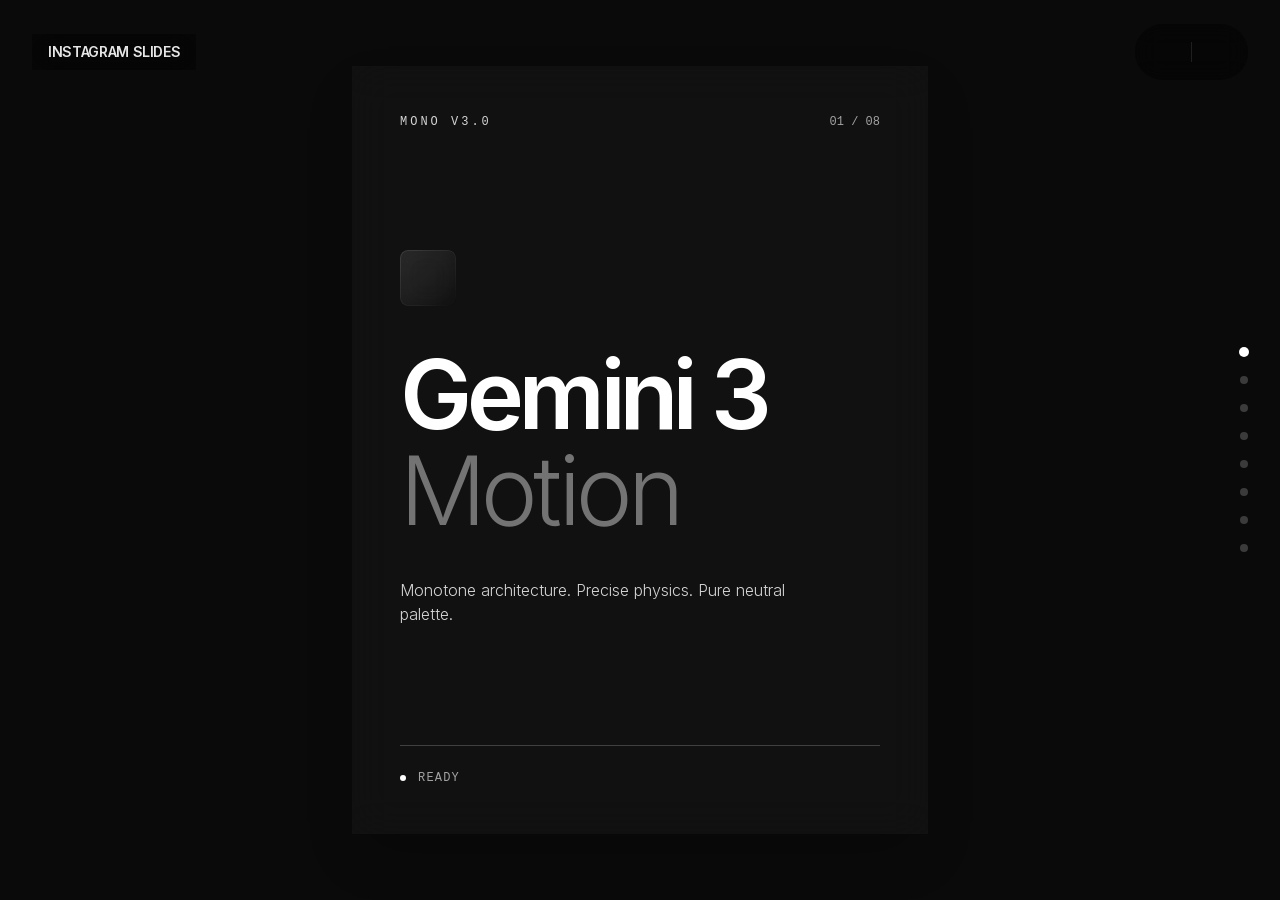
<file: assets/templates/animations-gemini/index.html>
<html lang="en"><head><meta charset="utf-8"/>
<meta content="width=device-width, initial-scale=1.0" name="viewport"/>
<title>Gemini 3 Animation Guide - Monotone V2</title>
<!-- Scripts -->
<script src="assets/resource_3fa48481346f.js"></script>
<script src="assets/iconify-icon_e19829e7f0e8.js"></script>
<link href="assets/css2_d532a689d235.css" rel="stylesheet"/>
<style>
/* Base Setup */
:root {
--bg-deep: #050505;
}
body {
font-family: 'Inter', sans-serif;
background-color: var(--bg-deep);
color: #e5e5e5;
scrollbar-width: none;
-ms-overflow-style: none;
}
body::-webkit-scrollbar {
display: none;
}
html {
scroll-behavior: smooth;
}
/* Animations */
@keyframes animationIn {
0% { opacity: 0; transform: translateY(30px); filter: blur(10px); }
100% { opacity: 1; transform: translateY(0); filter: blur(0px); }
}
@keyframes marquee {
0% { transform: translateX(0); }
100% { transform: translateX(-50%); }
}
.animate-marquee { animation: marquee 40s linear infinite; }
@keyframes shimmer {
from { transform: translateX(-100%) skewX(-15deg); }
to { transform: translateX(200%) skewX(-15deg); }
}
@keyframes textSlide {
0% { transform: translateY(110%); opacity: 0; }
100% { transform: translateY(0); opacity: 1; }
}
.text-clip-anim span {
display: inline-block;
animation: textSlide 0.9s cubic-bezier(0.16, 1, 0.3, 1) forwards;
opacity: 0;
}
/* Flashlight Effect */
.flashlight-card { background: rgba(255, 255, 255, 0.01); }
.flashlight-card::before {
content: "";
position: absolute;
inset: 0px;
background: radial-gradient(
800px circle at var(--mouse-x) var(--mouse-y),
rgba(255, 255, 255, 0.08),
transparent 40%
);
opacity: 0;
transition: opacity 0.5s;
pointer-events: none;
z-index: 2;
}
.flashlight-card:hover::before { opacity: 1; }
/* Utility */
.glass-panel {
background: rgba(23, 23, 23, 0.6);
backdrop-filter: blur(20px);
}
</style>
<link href="assets/css2_86e10c4bcbd4.css" id="all-fonts-link-font-geist" rel="stylesheet"/><style id="all-fonts-style-font-geist">.font-geist { font-family: 'Geist', sans-serif !important; }</style><link href="assets/css2_0fc20595ebff.css" id="all-fonts-link-font-roboto" rel="stylesheet"/><style id="all-fonts-style-font-roboto">.font-roboto { font-family: 'Roboto', sans-serif !important; }</style><link href="assets/css2_23afcbef9bdd.css" id="all-fonts-link-font-montserrat" rel="stylesheet"/><style id="all-fonts-style-font-montserrat">.font-montserrat { font-family: 'Montserrat', sans-serif !important; }</style><link href="assets/css2_82ced711bf49.css" id="all-fonts-link-font-poppins" rel="stylesheet"/><style id="all-fonts-style-font-poppins">.font-poppins { font-family: 'Poppins', sans-serif !important; }</style><link href="assets/css2_fa22aa91016e.css" id="all-fonts-link-font-playfair" rel="stylesheet"/><style id="all-fonts-style-font-playfair">.font-playfair { font-family: 'Playfair Display', serif !important; }</style><link href="assets/css2_2b2d87bc82d8.css" id="all-fonts-link-font-instrument-serif" rel="stylesheet"/><style id="all-fonts-style-font-instrument-serif">.font-instrument-serif { font-family: 'Instrument Serif', serif !important; }</style><link href="assets/css2_4fef849c83da.css" id="all-fonts-link-font-merriweather" rel="stylesheet"/><style id="all-fonts-style-font-merriweather">.font-merriweather { font-family: 'Merriweather', serif !important; }</style><link href="assets/css2_a7b22b336fe1.css" id="all-fonts-link-font-bricolage" rel="stylesheet"/><style id="all-fonts-style-font-bricolage">.font-bricolage { font-family: 'Bricolage Grotesque', sans-serif !important; }</style><link href="assets/css2_0b2072b66163.css" id="all-fonts-link-font-jakarta" rel="stylesheet"/><style id="all-fonts-style-font-jakarta">.font-jakarta { font-family: 'Plus Jakarta Sans', sans-serif !important; }</style><link href="assets/css2_9b8bf743d4a8.css" id="all-fonts-link-font-manrope" rel="stylesheet"/><style id="all-fonts-style-font-manrope">.font-manrope { font-family: 'Manrope', sans-serif !important; }</style><link href="assets/css2_8e191ef32247.css" id="all-fonts-link-font-space-grotesk" rel="stylesheet"/><style id="all-fonts-style-font-space-grotesk">.font-space-grotesk { font-family: 'Space Grotesk', sans-serif !important; }</style><link href="assets/css2_70fd47a02eed.css" id="all-fonts-link-font-work-sans" rel="stylesheet"/><style id="all-fonts-style-font-work-sans">.font-work-sans { font-family: 'Work Sans', sans-serif !important; }</style><link href="assets/css2_b52fc18295f8.css" id="all-fonts-link-font-pt-serif" rel="stylesheet"/><style id="all-fonts-style-font-pt-serif">.font-pt-serif { font-family: 'PT Serif', serif !important; }</style><link href="assets/css2_62759cd015bd.css" id="all-fonts-link-font-geist-mono" rel="stylesheet"/><style id="all-fonts-style-font-geist-mono">.font-geist-mono { font-family: 'Geist Mono', monospace !important; }</style><link href="assets/css2_f495c2faa2a6.css" id="all-fonts-link-font-space-mono" rel="stylesheet"/><style id="all-fonts-style-font-space-mono">.font-space-mono { font-family: 'Space Mono', monospace !important; }</style><link href="assets/css2_6f16cdd6fd9f.css" id="all-fonts-link-font-quicksand" rel="stylesheet"/><style id="all-fonts-style-font-quicksand">.font-quicksand { font-family: 'Quicksand', sans-serif !important; }</style><link href="assets/css2_94cb6f0c406a.css" id="all-fonts-link-font-nunito" rel="stylesheet"/><style id="all-fonts-style-font-nunito">.font-nunito { font-family: 'Nunito', sans-serif !important; }</style><style id="border-gradient-shared-style">
[style*="--border-gradient"]::before {
content: "";
position: absolute;
inset: 0;
padding: 1px;
border-radius: var(--border-radius-before, inherit);
-webkit-mask: linear-gradient(#fff 0 0) content-box,
linear-gradient(#fff 0 0);
-webkit-mask-composite: xor;
mask-composite: exclude;
background: var(--border-gradient);
pointer-events: none;
}</style> <style>
/* 3D Transform utilities */
</style>
<script>
// Configure Tailwind to include our custom 3D transform utilities
tailwind.config = {
theme: {
extend: {
// Add any custom theme extensions here if needed
}
},
plugins: [
function({ addUtilities }) {
const rotateXUtilities = {};
const rotateYUtilities = {};
const rotateZUtilities = {};
const rotateValues = [0, 5, 10, 15, 20, 30, 45, 75];
// Generate rotate-x utilities
rotateValues.forEach((value) => {
rotateXUtilities[`.rotate-x-${value}`] = {
'--tw-rotate-x': `${value}deg`,
transform: `
translate3d(var(--tw-translate-x, 0), var(--tw-translate-y, 0), var(--tw-translate-z, 0))
rotateX(var(--tw-rotate-x, 0))
rotateY(var(--tw-rotate-y, 0))
rotateZ(var(--tw-rotate-z, 0))
skewX(var(--tw-skew-x, 0))
skewY(var(--tw-skew-y, 0))
scaleX(var(--tw-scale-x, 1))
scaleY(var(--tw-scale-y, 1))
`.replace(/\\s+/g, ' ').trim(),
};
if (value !== 0) {
rotateXUtilities[`.-rotate-x-${value}`] = {
'--tw-rotate-x': `-${value}deg`,
transform: `
translate3d(var(--tw-translate-x, 0), var(--tw-translate-y, 0), var(--tw-translate-z, 0))
rotateX(var(--tw-rotate-x, 0))
rotateY(var(--tw-rotate-y, 0))
rotateZ(var(--tw-rotate-z, 0))
skewX(var(--tw-skew-x, 0))
skewY(var(--tw-skew-y, 0))
scaleX(var(--tw-scale-x, 1))
scaleY(var(--tw-scale-y, 1))
`.replace(/\\s+/g, ' ').trim(),
};
}
});
// Generate rotate-y utilities
rotateValues.forEach((value) => {
rotateYUtilities[`.rotate-y-${value}`] = {
'--tw-rotate-y': `${value}deg`,
transform: `
translate3d(var(--tw-translate-x, 0), var(--tw-translate-y, 0), var(--tw-translate-z, 0))
rotateX(var(--tw-rotate-x, 0))
rotateY(var(--tw-rotate-y, 0))
rotateZ(var(--tw-rotate-z, 0))
skewX(var(--tw-skew-x, 0))
skewY(var(--tw-skew-y, 0))
scaleX(var(--tw-scale-x, 1))
scaleY(var(--tw-scale-y, 1))
`.replace(/\\s+/g, ' ').trim(),
};
if (value !== 0) {
rotateYUtilities[`.-rotate-y-${value}`] = {
'--tw-rotate-y': `-${value}deg`,
transform: `
translate3d(var(--tw-translate-x, 0), var(--tw-translate-y, 0), var(--tw-translate-z, 0))
rotateX(var(--tw-rotate-x, 0))
rotateY(var(--tw-rotate-y, 0))
rotateZ(var(--tw-rotate-z, 0))
skewX(var(--tw-skew-x, 0))
skewY(var(--tw-skew-y, 0))
scaleX(var(--tw-scale-x, 1))
scaleY(var(--tw-scale-y, 1))
`.replace(/\\s+/g, ' ').trim(),
};
}
});
// Generate rotate-z utilities
rotateValues.forEach((value) => {
rotateZUtilities[`.rotate-z-${value}`] = {
'--tw-rotate-z': `${value}deg`,
transform: `
translate3d(var(--tw-translate-x, 0), var(--tw-translate-y, 0), var(--tw-translate-z, 0))
rotateX(var(--tw-rotate-x, 0))
rotateY(var(--tw-rotate-y, 0))
rotateZ(var(--tw-rotate-z, 0))
skewX(var(--tw-skew-x, 0))
skewY(var(--tw-skew-y, 0))
scaleX(var(--tw-scale-x, 1))
scaleY(var(--tw-scale-y, 1))
`.replace(/\\s+/g, ' ').trim(),
};
if (value !== 0) {
rotateZUtilities[`.-rotate-z-${value}`] = {
'--tw-rotate-z': `-${value}deg`,
transform: `
translate3d(var(--tw-translate-x, 0), var(--tw-translate-y, 0), var(--tw-translate-z, 0))
rotateX(var(--tw-rotate-x, 0))
rotateY(var(--tw-rotate-y, 0))
rotateZ(var(--tw-rotate-z, 0))
skewX(var(--tw-skew-x, 0))
skewY(var(--tw-skew-y, 0))
scaleX(var(--tw-scale-x, 1))
scaleY(var(--tw-scale-y, 1))
`.replace(/\\s+/g, ' ').trim(),
};
}
});
// Perspective utilities
const perspectiveUtilities = {
".perspective-none": { perspective: "none" },
".perspective-dramatic": { perspective: "100px" },
".perspective-near": { perspective: "300px" },
".perspective-normal": { perspective: "500px" },
".perspective-midrange": { perspective: "800px" },
".perspective-distant": { perspective: "1200px" },
};
// Transform style utilities
const transformStyleUtilities = {
".transform-style-preserve-3d": { "transform-style": "preserve-3d" },
".transform-style-flat": { "transform-style": "flat" },
};
addUtilities({
...rotateXUtilities,
...rotateYUtilities,
...rotateZUtilities,
...perspectiveUtilities,
...transformStyleUtilities,
});
}
]
};
</script></head>
<body class="antialiased selection:bg-white/20 selection:text-white relative bg-neutral-950 overflow-hidden">
<!-- Fixed Header -->
<header class="fixed top-0 left-0 right-0 z-[60] px-4 md:px-8 py-4 md:py-6 flex justify-between items-center pointer-events-none">
<div class="pointer-events-auto">
<h1 class="text-xs md:text-sm font-semibold tracking-tight text-white uppercase opacity-90 backdrop-blur-md px-3 md:px-4 py-2 rounded-none bg-black/40">
                Instagram Slides
            </h1>
</div>
<div class="pointer-events-auto flex items-center gap-2 backdrop-blur-md p-2 rounded-full bg-black/40">
<button class="w-8 h-8 md:w-10 md:h-10 flex items-center justify-center rounded-full hover:bg-white/10 transition-colors text-white/70 hover:text-white" onclick="navigateSlide(-1)">
<iconify-icon class="md:w-6 md:h-6" icon="solar:alt-arrow-up-bold-duotone" width="20"></iconify-icon>
</button>
<div class="w-[1px] h-4 md:h-5 bg-white/10"></div>
<button class="w-8 h-8 md:w-10 md:h-10 flex items-center justify-center rounded-full hover:bg-white/10 transition-colors text-white/70 hover:text-white" onclick="navigateSlide(1)">
<iconify-icon class="md:w-6 md:h-6" icon="solar:alt-arrow-down-bold-duotone" width="20"></iconify-icon>
</button>
</div>
</header>
<!-- Navigation Dots (Hidden on Mobile) -->
<div class="fixed right-8 top-1/2 -translate-y-1/2 z-[60] hidden md:flex flex-col gap-5" id="nav-dots">
<a aria-label="Go to slide 1" class="nav-dot w-2 h-2 rounded-full hover:bg-white transition-all duration-300" href="#section-1"></a>
<a aria-label="Go to slide 2" class="nav-dot w-2 h-2 rounded-full hover:bg-white transition-all duration-300" href="#section-2"></a>
<a aria-label="Go to slide 3" class="nav-dot w-2 h-2 rounded-full hover:bg-white transition-all duration-300" href="#section-3"></a>
<a aria-label="Go to slide 4" class="nav-dot w-2 h-2 rounded-full hover:bg-white transition-all duration-300" href="#section-4"></a>
<a aria-label="Go to slide 5" class="nav-dot w-2 h-2 rounded-full hover:bg-white transition-all duration-300" href="#section-5"></a>
<a aria-label="Go to slide 6" class="nav-dot w-2 h-2 rounded-full hover:bg-white transition-all duration-300" href="#section-6"></a>
<a aria-label="Go to slide 7" class="nav-dot w-2 h-2 rounded-full hover:bg-white transition-all duration-300" href="#section-7"></a>
<a aria-label="Go to slide 8" class="nav-dot w-2 h-2 rounded-full hover:bg-white transition-all duration-300" href="#section-8"></a>
</div>
<!-- Scroll Container -->
<main class="overflow-y-scroll snap-y snap-mandatory scroll-smooth w-full h-screen relative" id="main-scroll">
<!-- Slide 1: Cover -->
<section class="snap-start shrink-0 flex w-full h-screen pt-0 pr-0 pb-0 pl-0 relative items-center justify-center" data-index="0" id="section-1">
<div class="h-full md:h-auto md:aspect-[3/4] glass-panel overflow-hidden flex flex-col group bg-center w-full max-w-none md:max-w-xl bg-cover rounded-none pt-20 md:pt-12 pr-6 md:pr-12 pb-12 pl-6 md:pl-12 relative shadow-2xl justify-between bg-[url(https://hoirqrkdgbmvpwutwuwj.supabase.co/storage/v1/object/public/assets/assets/53970266-f8db-425c-8883-5535f3e41c4d_1600w.webp)]" style="transition: outline 0.1s ease-in-out;">
<div class="flex justify-between items-center opacity-70 animate-on-scroll [animation:animationIn_0.8s_ease-out_0.1s_both] animate">
<span class="text-xs uppercase tracking-[0.25em] font-mono text-neutral-300">Mono V3.0</span>
<span class="text-xs font-mono text-neutral-400">01 / 08</span>
</div>
<div class="relative z-10 space-y-6 md:space-y-10">
<div class="flex animate-on-scroll [animation:animationIn_0.8s_ease-out_0.2s_both] animate bg-gradient-to-br from-white/10 to-white/0 w-12 h-12 md:w-14 md:h-14 rounded-lg mb-4 md:mb-6 backdrop-blur-md items-center justify-center" style="position: relative; --border-gradient: linear-gradient(135deg, rgba(255, 255, 255, 0.1), rgba(255, 255, 255, 0)); --border-radius-before: 8px">
<!-- Solar Icon -->
<iconify-icon class="text-2xl md:text-3xl text-white" icon="solar:stars-minimalistic-bold-duotone"></iconify-icon>
</div>
<h1 class="leading-[0.9] animate-on-scroll [animation:animationIn_0.8s_ease-out_0.3s_both] animate text-6xl md:text-8xl font-semibold text-white tracking-tighter">
          Gemini 3<br/>
<span class="font-light text-neutral-500">Motion</span>
</h1>
<p class="leading-relaxed animate-on-scroll [animation:animationIn_0.8s_ease-out_0.4s_both] animate text-sm md:text-base font-light text-neutral-300 max-w-[90%]">
          Monotone architecture. Precise physics. Pure neutral palette.
        </p>
</div>
<div class="space-y-6 animate-on-scroll [animation:animationIn_0.8s_ease-out_0.6s_both] animate">
<div class="h-[1px] w-full bg-white/20"></div>
<div class="flex justify-between items-end">
<div class="flex items-center gap-3 text-xs text-neutral-400 font-mono uppercase tracking-widest">
<span class="w-1.5 h-1.5 bg-white rounded-full animate-pulse"></span>
            Ready
          </div>
<iconify-icon class="text-2xl text-white animate-bounce" icon="solar:arrow-down-bold-duotone"></iconify-icon>
</div>
</div>
</div>
</section>
<!-- Slide 2: Intro -->
<section class="snap-start shrink-0 flex w-full h-screen pt-0 pr-0 pb-0 pl-0 relative items-center justify-center" data-index="1" id="section-2">
<div class="h-full md:h-auto md:aspect-[3/4] glass-panel overflow-hidden flex flex-col bg-center w-full bg-[url(https://hoirqrkdgbmvpwutwuwj.supabase.co/storage/v1/object/public/assets/assets/d1e715c0-e250-4e7f-a4f5-433e96d81f31_1600w.webp)] max-w-none md:max-w-xl bg-cover rounded-none pt-20 md:pt-12 pr-6 md:pr-12 pb-12 pl-6 md:pl-12 relative">
<span class="text-xs uppercase tracking-[0.25em] font-mono text-neutral-400 mb-6 md:mb-10 block animate-on-scroll [animation:animationIn_0.8s_ease-out_0.1s_both]">02 — Intro</span>
<h2 class="animate-on-scroll [animation:animationIn_0.8s_ease-out_0.2s_both] text-4xl md:text-6xl font-medium text-white tracking-tight mb-4 md:mb-6">
        Enhance with<br/><span class="text-neutral-500">Motion</span></h2>
<p class="text-sm md:text-base text-neutral-400 mb-8 md:mb-12 leading-relaxed max-w-md animate-on-scroll [animation:animationIn_0.8s_ease-out_0.3s_both]">
        Structure: Hero intro, hover interactions, reveal.
      </p>
<div class="flex-1 bg-neutral-900/60 rounded-none p-4 md:p-6 relative overflow-hidden group animate-on-scroll [animation:animationIn_0.8s_ease-out_0.4s_both]">
<div class="bg-center bg-gradient-to-br from-black/10 to-black/0 opacity-100 absolute top-0 right-0 bottom-0 left-0 backdrop-blur-lg">
</div>
<div class="z-10 mt-2 relative space-y-4">
<div class="animate-on-scroll [animation:animationIn_0.8s_ease-out_0.5s_both] bg-gradient-to-br from-white/10 to-white/0 w-2/3 h-8 rounded-none backdrop-blur">
</div>
<div class="animate-on-scroll [animation:animationIn_0.8s_ease-out_0.6s_both] bg-gradient-to-br from-white/10 to-white/0 w-full h-16 md:h-24 rounded-none backdrop-blur">
</div>
<div class="flex gap-3">
<div class="animate-on-scroll [animation:animationIn_0.8s_ease-out_0.7s_both] bg-gradient-to-br from-white/10 to-white/0 w-1/2 h-16 md:h-20 rounded-none backdrop-blur">
</div>
<div class="animate-on-scroll [animation:animationIn_0.8s_ease-out_0.8s_both] bg-gradient-to-br from-white/10 to-white/0 w-1/2 h-16 md:h-20 rounded-none backdrop-blur">
</div>
</div>
</div>
<div class="absolute bottom-6 left-6 right-6 bg-black/80 backdrop-blur-md p-4 rounded-none animate-on-scroll [animation:animationIn_0.8s_ease-out_1s_both]">
<p class="leading-tight text-xs md:text-base text-neutral-300 font-mono">
            "Animate when in view: fade in, slide in, blur in..."
          </p>
</div>
</div>
</div>
</section>
<!-- Slide 3: Buttons -->
<section class="snap-start shrink-0 flex w-full h-screen pt-0 pr-0 pb-0 pl-0 relative items-center justify-center" data-index="2" id="section-3">
<div class="h-full md:h-auto md:aspect-[3/4] glass-panel overflow-hidden flex flex-col bg-center w-full bg-[url(https://hoirqrkdgbmvpwutwuwj.supabase.co/storage/v1/object/public/assets/assets/6ea6d66c-a7a6-4548-9b3f-680a206078c3_1600w.webp)] max-w-none md:max-w-xl bg-cover rounded-none pt-20 md:pt-12 pr-6 md:pr-12 pb-12 pl-6 md:pl-12 relative items-center justify-center">
<div class="absolute top-20 md:top-12 left-6 md:left-12 right-6 md:right-12">
<span class="text-xs uppercase tracking-[0.25em] font-mono text-neutral-400">03 — Buttons</span>
<h2 class="text-4xl md:text-5xl font-medium text-white tracking-tight mt-4">Beam Animation</h2>
</div>
<div class="group animate-on-scroll [animation:animationIn_0.8s_ease-out_0.3s_both] mt-20 md:mt-80 relative scale-110 md:scale-125">
<div class="-inset-2 group-hover:opacity-100 transition duration-500 bg-neutral-600/30 opacity-0 rounded-full absolute blur-xl">
</div>
<!-- Shimmer Beam Animation Layer -->
<div class="absolute -inset-[1px] rounded-full overflow-hidden opacity-0 group-hover:opacity-100 transition duration-500 pointer-events-none">
<div class="absolute top-1/2 left-1/2 -translate-x-1/2 -translate-y-1/2 w-[300%] h-[300%] bg-[conic-gradient(from_0deg,transparent_0_340deg,white_360deg)] animate-[spin_2s_linear_infinite]"></div>
</div>
<button class="group relative z-10 flex items-center justify-center overflow-hidden rounded-full p-[1px] leading-none">
<span class="absolute inset-[-1000%] animate-[spin_2s_linear_infinite] bg-[conic-gradient(from_0deg,transparent_0_340deg,white_360deg)]"></span>
<span class="relative flex h-full w-full items-center rounded-full bg-black pt-4 pr-10 pb-4 pl-10 ring-1 ring-white/10">
<span class="absolute inset-0 overflow-hidden rounded-full">
<span class="absolute top-0 left-0 h-full w-full -skew-x-12 bg-gradient-to-r from-transparent via-white/20 to-transparent opacity-0 group-hover:animate-[shimmer_1.5s_infinite] group-hover:opacity-100"></span>
</span>
<span class="relative z-10 flex items-center">
<span class="text-lg font-medium tracking-wide text-white">Get Access</span>
</span>
<span class="relative z-10 ml-4 flex items-center text-neutral-500 transition duration-200 group-hover:translate-x-1 group-hover:text-white">
<iconify-icon class="text-2xl" icon="solar:arrow-right-bold-duotone"></iconify-icon>
</span>
</span>
</button>
</div>
<div class="mt-20 p-6 border-l-2 border-white/20 rounded-none w-full animate-on-scroll [animation:animationIn_0.8s_ease-out_0.5s_both]">
<p class="leading-relaxed text-sm md:text-base text-neutral-400 font-mono">
<span class="text-white">Prompt:</span> "Add a 1px shimmer beam animation around the pill-shaped button on
          hover."
        </p>
</div>
</div>
</section>
<!-- Slide 4: Typography -->
<section class="h-screen w-full snap-start shrink-0 flex items-center justify-center relative p-0" data-index="3" id="section-4">
<div class="h-full md:h-auto md:aspect-[3/4] glass-panel overflow-hidden flex flex-col bg-neutral-900/50 w-full max-w-none md:max-w-xl rounded-none pt-20 md:pt-12 pr-6 md:pr-12 pb-12 pl-6 md:pl-12 relative justify-center">
<span class="absolute top-20 md:top-12 left-6 md:left-12 text-xs uppercase tracking-[0.25em] font-mono text-neutral-500 animate-on-scroll [animation:animationIn_0.8s_ease-out_0.1s_both]">04 — Typography</span>
<div class="space-y-1">
<div class="flex animate-on-scroll [animation:animationIn_0.8s_ease-out_0.2s_both]">
<h2 class="text-5xl md:text-7xl font-semibold text-white tracking-tighter" style="animation-delay: 0s">Clip-path</h2>
</div>
<div class="flex animate-on-scroll [animation:animationIn_0.8s_ease-out_0.3s_both]">
<h2 class="text-5xl md:text-7xl font-semibold text-neutral-600 tracking-tighter" style="animation-delay: 0.1s">Typography</h2>
</div>
<div class="flex animate-on-scroll [animation:animationIn_0.8s_ease-out_0.4s_both]">
<h2 class="text-5xl md:text-7xl font-semibold text-neutral-800 tracking-tighter" style="animation-delay: 0.2s">Animation</h2>
</div>
</div>
<div class="animate-on-scroll [animation:animationIn_0.8s_ease-out_0.6s_both] text-sm md:text-base font-light text-neutral-500 border-neutral-800 border-l-2 mt-16 pl-6">
        "Add a vertical text clip slide down animation letter by letter"
      </div>
</div>
</section>
<!-- Slide 5: Logos -->
<section class="snap-start shrink-0 flex w-full h-screen pt-0 pr-0 pb-0 pl-0 relative items-center justify-center" data-index="4" id="section-5">
<div class="h-full md:h-auto md:aspect-[3/4] glass-panel overflow-hidden flex flex-col w-full max-w-none md:max-w-xl rounded-none p-0 relative justify-center bg-neutral-900/40">
<div class="p-6 md:p-12 pb-0">
<span class="text-xs uppercase tracking-[0.25em] font-mono text-neutral-500 animate-on-scroll [animation:animationIn_0.8s_ease-out_0.1s_both]">05 — Social Proof</span>
<h2 class="text-4xl md:text-5xl font-medium tracking-tight mt-4 mb-8 md:mb-16 text-white animate-on-scroll [animation:animationIn_0.8s_ease-out_0.2s_both]">
          Infinite Loop</h2>
</div>
<div class="relative w-full py-12 md:py-16 border-y border-white/5 bg-black/40 animate-on-scroll [animation:animationIn_0.8s_ease-out_0.4s_both]">
<div class="absolute left-0 top-0 bottom-0 w-12 md:w-24 z-10 bg-gradient-to-r from-[#0d0d0d] to-transparent"></div>
<div class="absolute right-0 top-0 bottom-0 w-12 md:w-24 z-10 bg-gradient-to-l from-[#0d0d0d] to-transparent"></div>
<div class="flex overflow-hidden w-full">
<div class="flex animate-marquee whitespace-nowrap gap-8 md:gap-16 items-center">
<!-- Brand icons -->
<iconify-icon class="text-2xl md:text-3xl text-neutral-400" icon="simple-icons:nvidia"></iconify-icon>
<iconify-icon class="text-2xl md:text-3xl text-neutral-400" icon="simple-icons:linear"></iconify-icon>
<iconify-icon class="text-2xl md:text-3xl text-neutral-400" icon="simple-icons:vercel"></iconify-icon>
<iconify-icon class="text-2xl md:text-3xl text-neutral-400" icon="simple-icons:apple"></iconify-icon>
<iconify-icon class="text-4xl md:text-5xl text-neutral-400" icon="simple-icons:stripe"></iconify-icon>
<iconify-icon class="text-4xl md:text-5xl text-neutral-400" icon="simple-icons:spacex"></iconify-icon>
<iconify-icon class="text-2xl md:text-3xl text-neutral-400" icon="simple-icons:nvidia"></iconify-icon>
<iconify-icon class="text-2xl md:text-3xl text-neutral-400" icon="simple-icons:linear"></iconify-icon>
<iconify-icon class="text-2xl md:text-3xl text-neutral-400" icon="simple-icons:vercel"></iconify-icon>
<iconify-icon class="text-2xl md:text-3xl text-neutral-400" icon="simple-icons:apple"></iconify-icon>
<iconify-icon class="text-4xl md:text-5xl text-neutral-400" icon="simple-icons:stripe"></iconify-icon>
<iconify-icon class="text-4xl md:text-5xl text-neutral-400" icon="simple-icons:spacex"></iconify-icon>
</div>
</div>
</div>
<div class="pt-8 pr-6 md:pr-12 pb-12 pl-6 md:pl-12">
<p class="animate-on-scroll [animation:animationIn_0.8s_ease-out_0.6s_both] text-sm md:text-base text-neutral-400 font-mono">
          "Add a marquis infinite loop slow animation using alpha mask"
        </p>
</div>
</div>
</section>
<!-- Slide 6: Switching -->
<section class="h-screen w-full snap-start shrink-0 flex items-center justify-center relative p-0" data-index="5" id="section-6">
<div class="h-full md:h-auto md:aspect-[3/4] glass-panel overflow-hidden flex flex-col bg-center w-full bg-[url(https://hoirqrkdgbmvpwutwuwj.supabase.co/storage/v1/object/public/assets/assets/47ccf769-0cb4-4a95-804e-cc919fd6d449_1600w.webp)] max-w-none md:max-w-xl bg-cover rounded-none pt-20 md:pt-12 pr-6 md:pr-12 pb-12 pl-6 md:pl-12 relative items-center justify-center">
<span class="absolute top-20 md:top-12 left-6 md:left-12 text-xs uppercase tracking-[0.25em] font-mono text-neutral-500 animate-on-scroll [animation:animationIn_0.8s_ease-out_0.1s_both]">06 — Switching</span>
<div class="flex animate-on-scroll [animation:animationIn_0.8s_ease-out_0.3s_both] w-full h-80 relative perspective-1000 items-center justify-center">
<div class="absolute w-[80%] h-[80%] bg-neutral-800/80 backdrop-blur rounded-none -translate-y-6 scale-95 opacity-40">
</div>
<div class="flex flex-col transition-all duration-500 hover:scale-[1.02] z-10 bg-stone-950 w-[85%] h-[85%] ring-white/10 ring-1 rounded-none pt-8 pr-8 pb-8 pl-8 absolute shadow-2xl">
<div class="flex bg-gradient-to-br from-white/10 to-white/0 w-12 h-12 rounded-none mb-6 items-center justify-center">
<iconify-icon class="text-2xl text-white" icon="solar:database-bold-duotone"></iconify-icon>
</div>
<div class="bg-gradient-to-br from-white/10 to-white/0 w-16 h-3 rounded-sm mb-6"></div>
<div class="bg-gradient-to-br from-white/10 to-white/0 w-full h-3 rounded-sm mb-3"></div>
<div class="bg-gradient-to-br from-white/10 to-white/0 w-2/3 h-3 rounded-sm"></div>
</div>
<div class="absolute -bottom-12 flex gap-6">
<button class="flex hover:bg-white hover:text-black transition-colors text-neutral-400 bg-neutral-900 w-12 h-12 rounded-full items-center justify-center" style="position: relative; --border-gradient: linear-gradient(135deg, rgba(255, 255, 255, 0.1), rgba(255, 255, 255, 0)); --border-radius-before: 9999px">
<iconify-icon class="text-xl" icon="solar:arrow-left-bold-duotone"></iconify-icon>
</button>
<button class="flex hover:bg-white hover:text-black transition-colors text-neutral-400 bg-neutral-900 w-12 h-12 rounded-full items-center justify-center" style="position: relative; --border-gradient: linear-gradient(135deg, rgba(255, 255, 255, 0.1), rgba(255, 255, 255, 0)); --border-radius-before: 9999px">
<iconify-icon class="text-xl" icon="solar:arrow-right-bold-duotone"></iconify-icon>
</button>
</div>
</div>
<div class="mt-24 pt-8 pr-6 md:pr-12 pb-12 pl-6 md:pl-12">
<p class="animate-on-scroll [animation:animationIn_0.8s_ease-out_0.6s_both] text-sm md:text-base text-neutral-400 font-mono">"Animate the cards to rotate between 3 cards in a loop. Add prev/next arrows to switch between cards."</p>
</div></div>
</section>
<!-- Slide 7: Interaction -->
<section class="h-screen w-full snap-start shrink-0 flex items-center justify-center relative p-0" data-index="6" id="section-7">
<div class="h-full md:h-auto md:aspect-[3/4] glass-panel overflow-hidden flex flex-col bg-center w-full bg-[url(https://hoirqrkdgbmvpwutwuwj.supabase.co/storage/v1/object/public/assets/assets/7b8e6a1f-44f9-49ef-a26c-bf0d87724acf_1600w.webp)] max-w-none md:max-w-xl bg-cover rounded-none pt-20 md:pt-12 pr-6 md:pr-12 pb-12 pl-6 md:pl-12 relative justify-center">
<span class="absolute top-20 md:top-12 left-6 md:left-12 text-xs uppercase tracking-[0.25em] font-mono text-neutral-500 animate-on-scroll [animation:animationIn_0.8s_ease-out_0.1s_both]">07 — Interaction</span>
<h2 class="text-4xl md:text-5xl font-medium tracking-tight mb-8 md:mb-12 text-white animate-on-scroll [animation:animationIn_0.8s_ease-out_0.2s_both]">
        Flashlight Reveal</h2>
<div class="grid grid-cols-2 gap-x-4 md:gap-x-6 gap-y-4 md:gap-y-6">
<div class="flashlight-card relative aspect-square border-0 bg-neutral-900/60 ring-1 ring-white/5 rounded-none p-4 md:p-6 flex flex-col justify-end group overflow-hidden animate-on-scroll [animation:animationIn_0.8s_ease-out_0.4s_both]" onmousemove="const rect = this.getBoundingClientRect(); this.style.setProperty('--mouse-x', `${event.clientX - rect.left}px`); this.style.setProperty('--mouse-y', `${event.clientY - rect.top}px`);">
<iconify-icon class="text-3xl md:text-5xl text-neutral-500 mb-2 md:mb-4 group-hover:text-white transition-colors duration-500" icon="solar:layers-minimalistic-bold-duotone"></iconify-icon>
<div class="text-xs md:text-sm text-neutral-400 font-medium tracking-wide">Hover Me</div>
</div>
<div class="flashlight-card aspect-square flex flex-col group overflow-hidden animate-on-scroll [animation:animationIn_0.8s_ease-out_0.6s_both] bg-neutral-900/60 border-0 ring-white/5 ring-1 rounded-none p-4 md:p-6 relative backdrop-blur justify-end" onmousemove="const rect = this.getBoundingClientRect(); this.style.setProperty('--mouse-x', `${event.clientX - rect.left}px`); this.style.setProperty('--mouse-y', `${event.clientY - rect.top}px`);" style="--mouse-x: 106.5px; --mouse-y: 219px;">
<iconify-icon class="text-3xl md:text-5xl text-neutral-500 mb-2 md:mb-4 group-hover:text-white transition-colors duration-500" icon="solar:cpu-bold-duotone"></iconify-icon>
<div class="text-xs md:text-sm text-neutral-400 font-medium tracking-wide">Trace Border</div>
</div>
</div>
<div class="mt-8 md:mt-10 text-xs text-neutral-500 font-mono animate-on-scroll [animation:animationIn_0.8s_ease-out_0.8s_both]">
        "Add a subtle flashlight effect on hover/mouse position to background."
      </div>
</div>
</section>
<!-- Slide 8: End -->
<section class="h-screen w-full snap-start shrink-0 flex items-center justify-center relative p-0" data-index="7" id="section-8">
<div class="h-full md:h-auto md:aspect-[3/4] glass-panel overflow-hidden flex flex-col bg-center w-full bg-[url(https://hoirqrkdgbmvpwutwuwj.supabase.co/storage/v1/object/public/assets/assets/67df17f7-9681-4bd3-927b-ac569042a884_1600w.webp)] max-w-none md:max-w-xl bg-cover rounded-none pt-0 pr-0 pb-0 pl-0 relative justify-between">
<div class="p-6 md:p-12 pt-20 md:pt-12">
<span class="text-xs uppercase tracking-[0.25em] font-mono text-neutral-500 animate-on-scroll [animation:animationIn_0.8s_ease-out_0.1s_both]">08 — End</span>
<h1 class="animate-on-scroll [animation:animationIn_0.8s_ease-out_0.2s_both] text-5xl md:text-7xl font-medium text-white tracking-tighter mt-6 mb-4">
          Build Better<br/>Interfaces.</h1>
</div>
<div class="overflow-hidden mask-image-gradient animate-on-scroll [animation:animationIn_0.8s_ease-out_0.4s_both] h-48 md:h-56 z-10 relative" style="mask-image: linear-gradient(180deg, transparent, black 20%, black 95%, transparent); -webkit-mask-image: linear-gradient(180deg, transparent, black 20%, black 95%, transparent);">
<div class="space-y-4 p-6 md:p-8 opacity-60 grayscale hover:grayscale-0 transition-all duration-700">
<div class="bg-gradient-to-br from-black/0 via-black/10 to-black/0 ring-white/5 ring-1 rounded-none px-4 py-4 md:px-6 md:py-6 backdrop-blur-sm">
<p class="text-sm md:text-base text-neutral-300">"The beam effect is subtle but changes everything."</p>
</div>
<div class="bg-gradient-to-br from-black/0 via-black/10 to-black/0 ring-white/5 ring-1 rounded-none ml-4 md:ml-8 px-4 py-4 md:px-6 md:py-6 backdrop-blur-sm">
<p class="text-sm md:text-base text-neutral-300">"Gemini 3 understands motion physics."</p>
</div>
<div class="bg-gradient-to-br from-black/0 via-black/10 to-black/0 rounded-none ring-white/5 ring-1 px-4 py-4 md:px-6 md:py-6 backdrop-blur-sm">
<p class="text-xs md:text-sm text-neutral-300">"Cleanest implementation of glassmorphism."</p>
</div>
</div>
</div>
<div class="animate-on-scroll [animation:animationIn_0.8s_ease-out_0.6s_both] bg-gradient-to-t from-black/90 to-transparent p-6 md:p-12 pb-12">
<button class="w-full group relative flex items-center justify-center gap-3 bg-white text-black py-4 md:py-5 rounded-none overflow-hidden hover:bg-neutral-200 transition-colors">
<span class="text-xs md:text-sm font-bold uppercase tracking-widest z-10">Follow @mengto</span>
<iconify-icon class="text-xl md:text-2xl z-10 group-hover:translate-x-1 group-hover:-translate-y-1 transition-transform" icon="solar:arrow-right-up-bold-duotone"></iconify-icon>
</button>
</div>
</div>
</section>
</main>
<script>
        // Existing Animation Observer
        (function () {
            const style = document.createElement("style");
            style.textContent = `
            .animate-on-scroll { animation-play-state: paused !important; }
            .animate-on-scroll.animate { animation-play-state: running !important; }
            `;
            document.head.appendChild(style);

            const once = true;

            if (!window.__inViewIO) {
            window.__inViewIO = new IntersectionObserver((entries) => {
                entries.forEach((entry) => {
                if (entry.isIntersecting) {
                    entry.target.classList.add("animate");
                    if (once) window.__inViewIO.unobserve(entry.target);
                }
                });
            }, { threshold: 0.2 });
            }

            window.initInViewAnimations = function (selector = ".animate-on-scroll") {
            document.querySelectorAll(selector).forEach((el) => {
                window.__inViewIO.observe(el);
            });
            };

            document.addEventListener("DOMContentLoaded", () => initInViewAnimations());
        })();

        // Navigation Logic
        const sections = document.querySelectorAll('section');
        const dots = document.querySelectorAll('.nav-dot');
        const scroller = document.getElementById('main-scroll');
        let currentSectionIndex = 0;

        // Update Active Dot based on scroll
        const navObserver = new IntersectionObserver((entries) => {
            entries.forEach(entry => {
                if (entry.isIntersecting) {
                    const index = parseInt(entry.target.getAttribute('data-index'));
                    currentSectionIndex = index;
                    
                    // Update dots
                    dots.forEach(d => {
                        d.classList.remove('bg-white', 'scale-125');
                        d.classList.add('bg-white/20');
                    });
                    
                    // Highlight current dot
                    if(dots[index]) {
                        dots[index].classList.remove('bg-white/20');
                        dots[index].classList.add('bg-white', 'scale-125');
                    }
                }
            });
        }, { threshold: 0.5 });

        sections.forEach(section => navObserver.observe(section));

        // Arrow Navigation
        window.navigateSlide = function(direction) {
            let nextIndex = currentSectionIndex + direction;
            
            // Clamp
            if (nextIndex < 0) nextIndex = 0;
            if (nextIndex >= sections.length) nextIndex = sections.length - 1;
            
            // Scroll
            const target = sections[nextIndex];
            if(target) {
                target.scrollIntoView({ behavior: 'smooth' });
            }
        }
    </script>
<script data-img-fallback-handler="">!function(){var f=["https://hoirqrkdgbmvpwutwuwj.supabase.co/storage/v1/object/public/assets/assets/917d6f93-fb36-439a-8c48-884b67b35381_1600w.jpg","https://hoirqrkdgbmvpwutwuwj.supabase.co/storage/v1/object/public/assets/assets/4734259a-bad7-422f-981e-ce01e79184f2_1600w.jpg","https://hoirqrkdgbmvpwutwuwj.supabase.co/storage/v1/object/public/assets/assets/c543a9e1-f226-4ced-80b0-feb8445a75b9_1600w.jpg","https://hoirqrkdgbmvpwutwuwj.supabase.co/storage/v1/object/public/assets/assets/5bab247f-35d9-400d-a82b-fd87cfe913d2_1600w.webp","https://hoirqrkdgbmvpwutwuwj.supabase.co/storage/v1/object/public/assets/assets/30104e3c-5eea-4b93-93e9-5313698a7156_1600w.webp"],h=new Set;function g(s){for(var x=0,i=0;i<s.length;i++)x=(x<<5)-x+s.charCodeAt(i)|0;return f[Math.abs(x)%f.length]}function r(t){var s=t.src;if(s&&!h.has(s)){h.add(s);t.src=g(s)}}window.addEventListener("error",function(e){var t=e.target;if(t&&t.tagName==="IMG")r(t)},!0);function c(){document.querySelectorAll("img").forEach(function(i){if(i.complete&&!i.naturalWidth&&i.src)r(i)})}if(document.readyState==="loading")document.addEventListener("DOMContentLoaded",c);else c()}()</script></body></html>
</file>
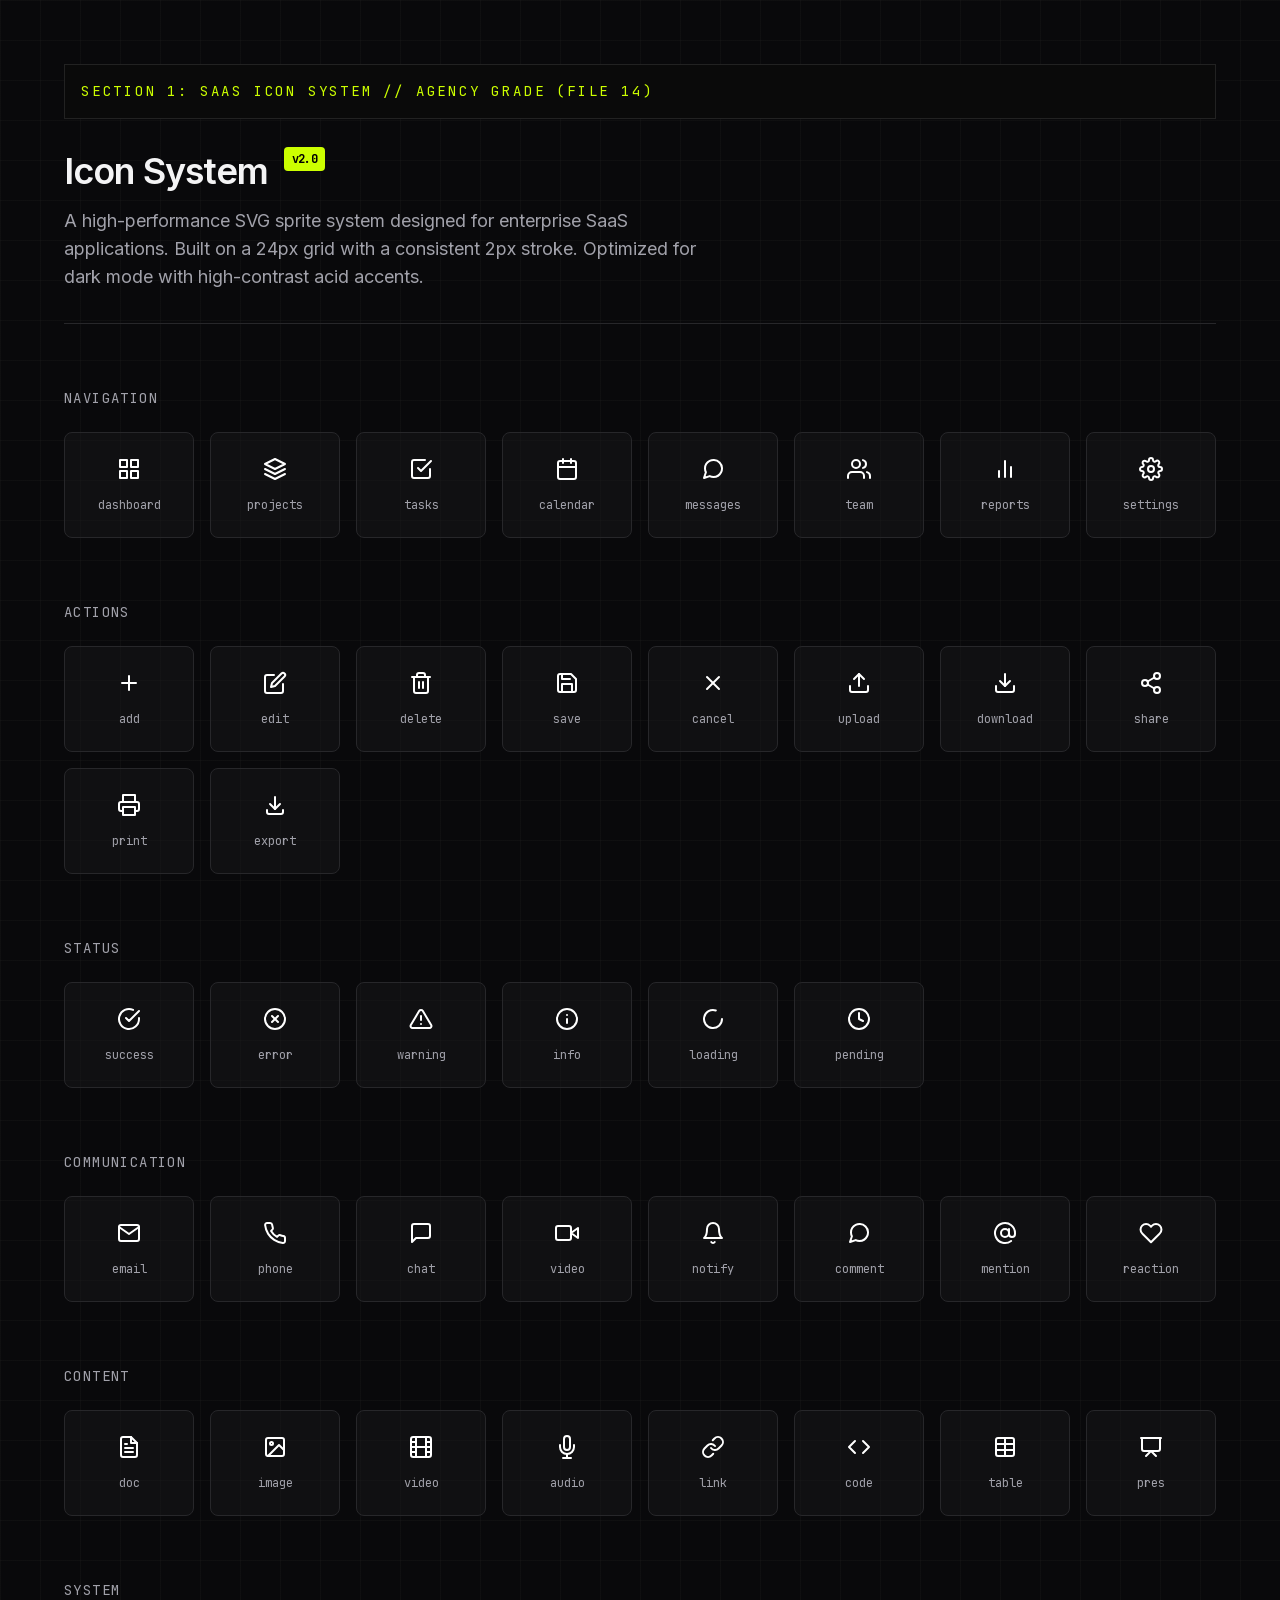
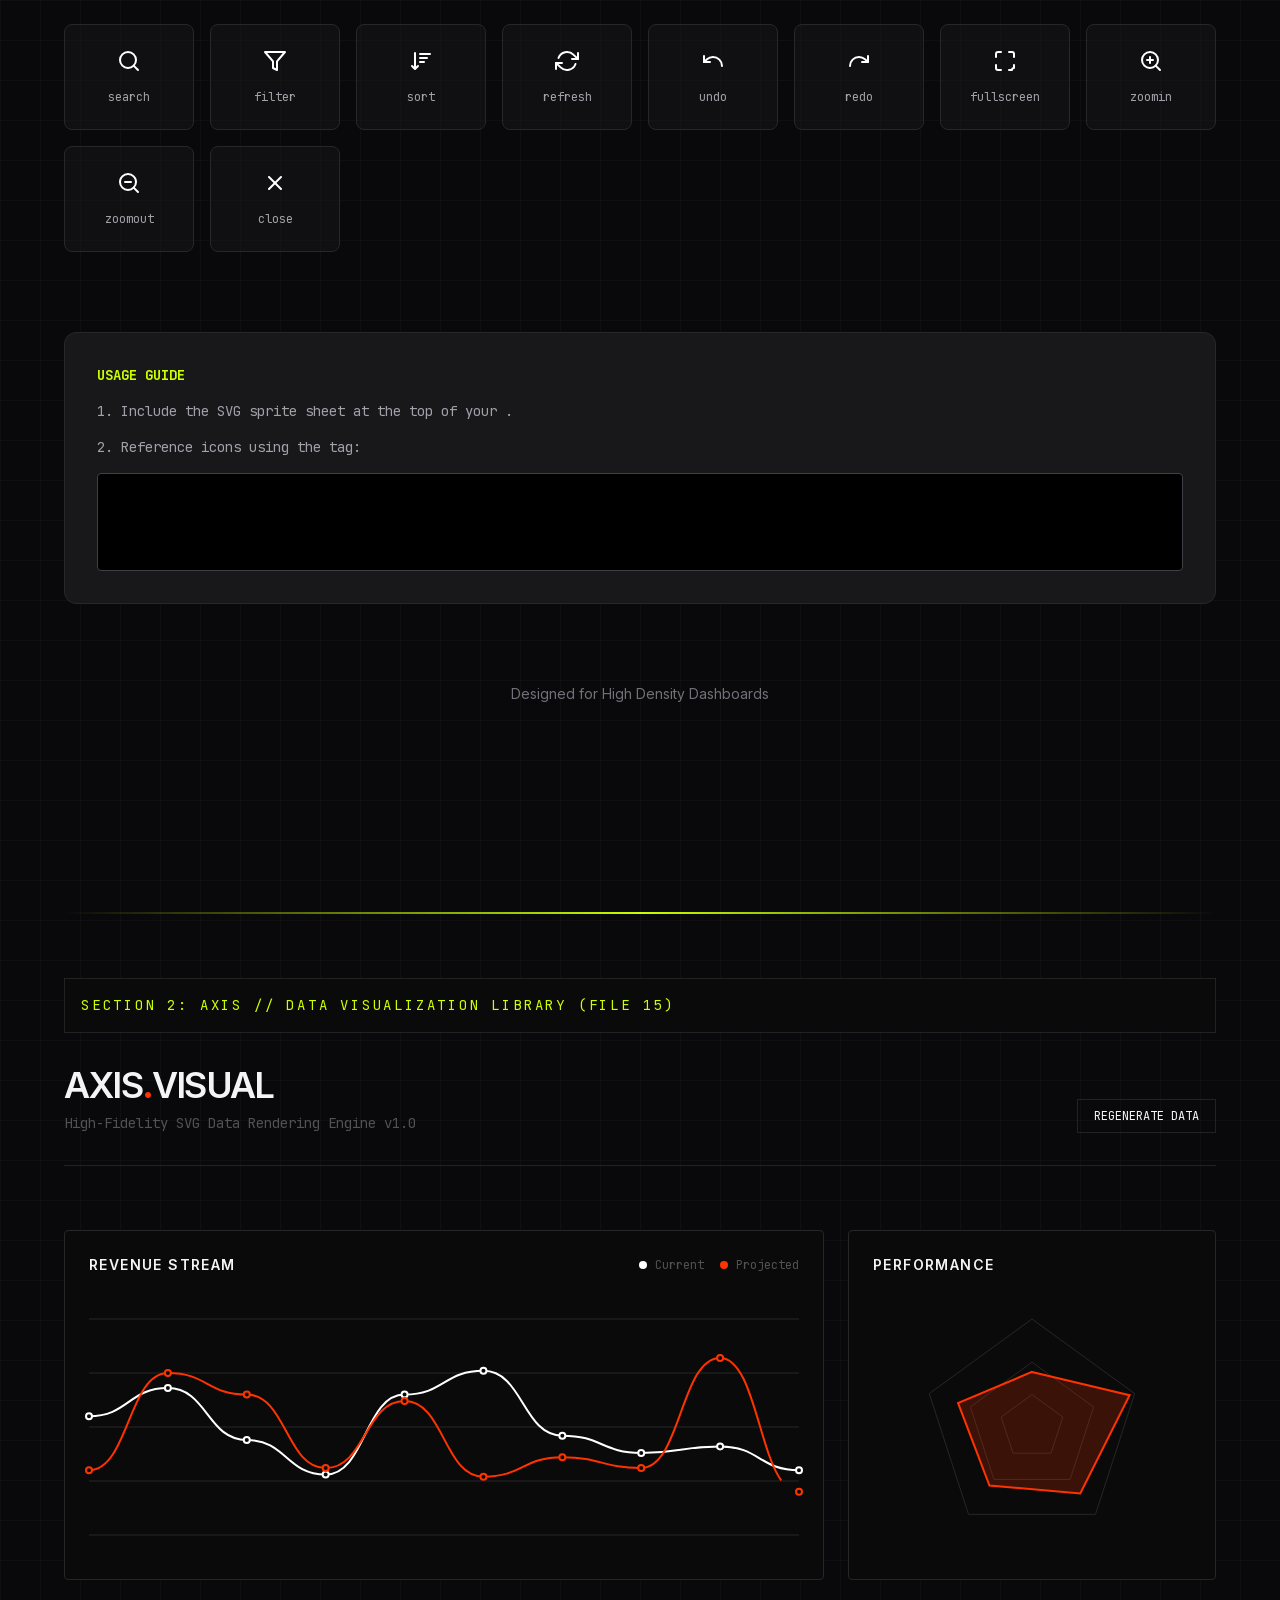
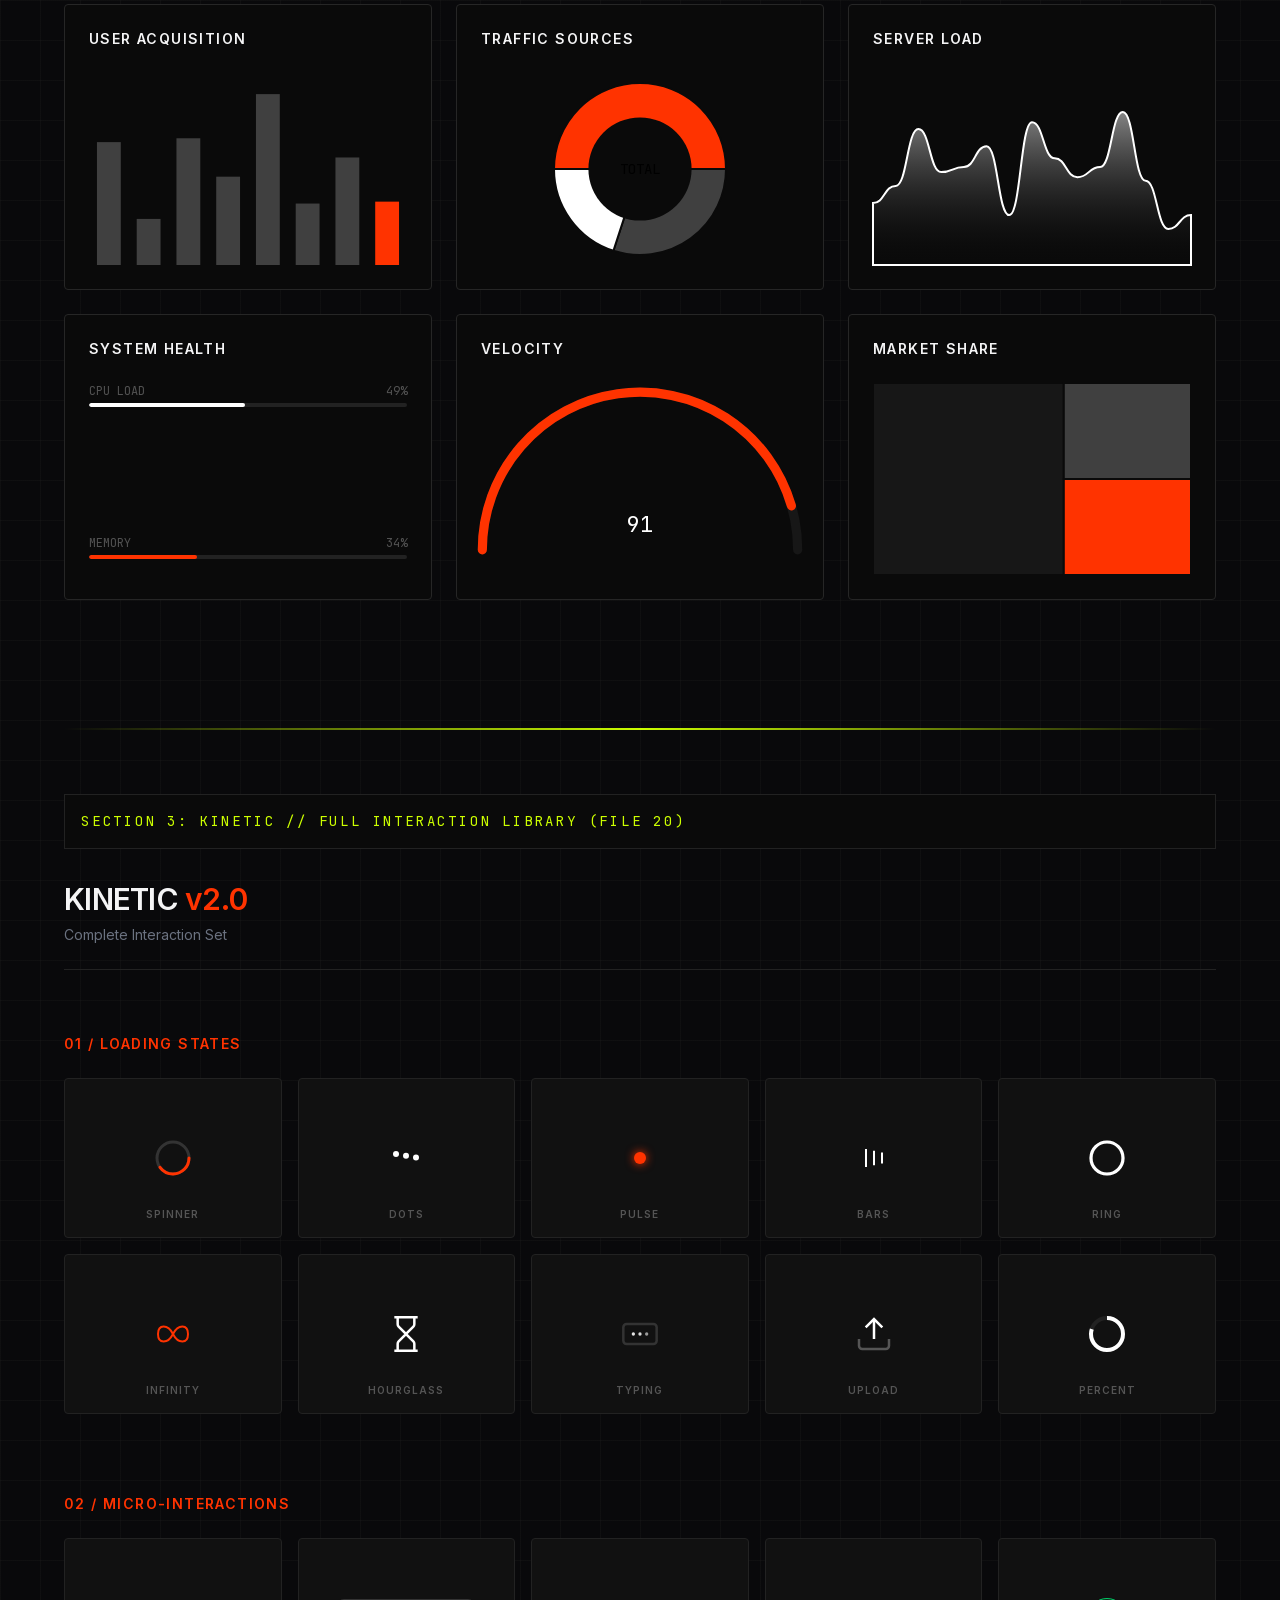
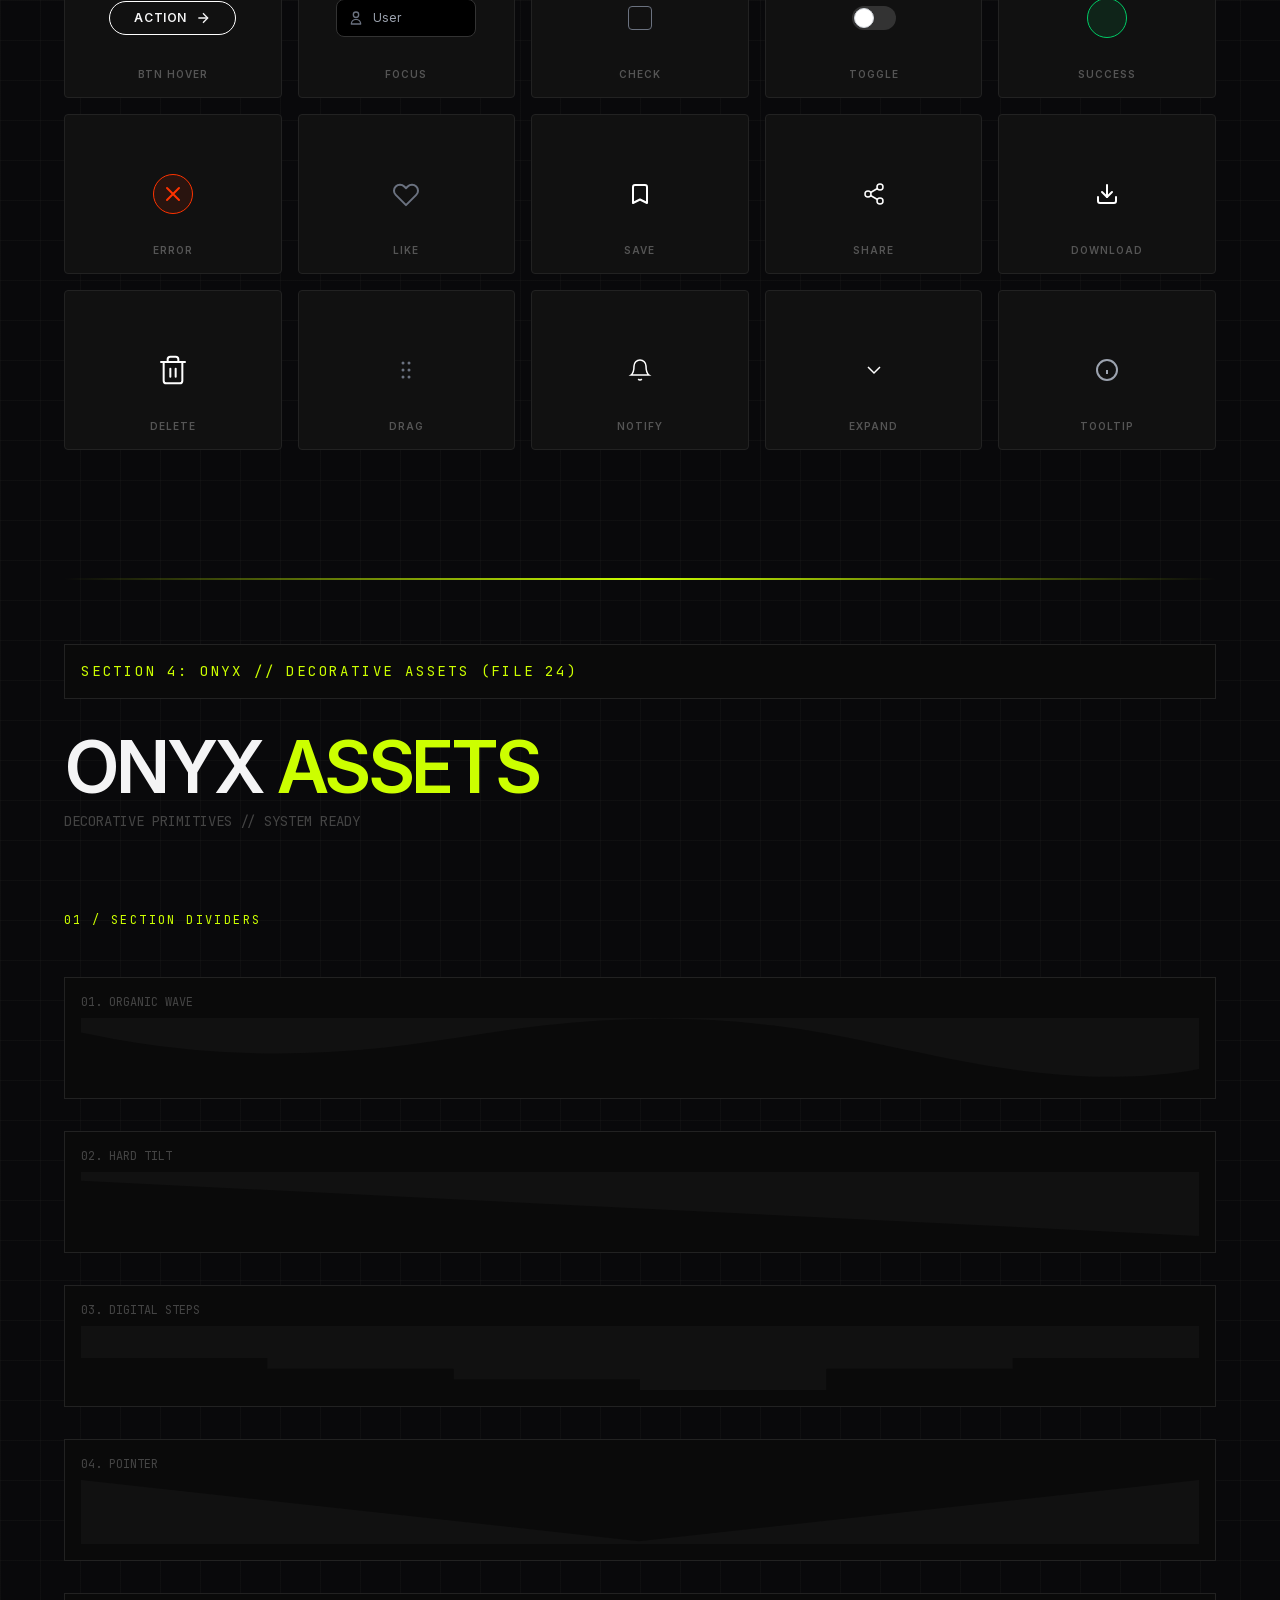
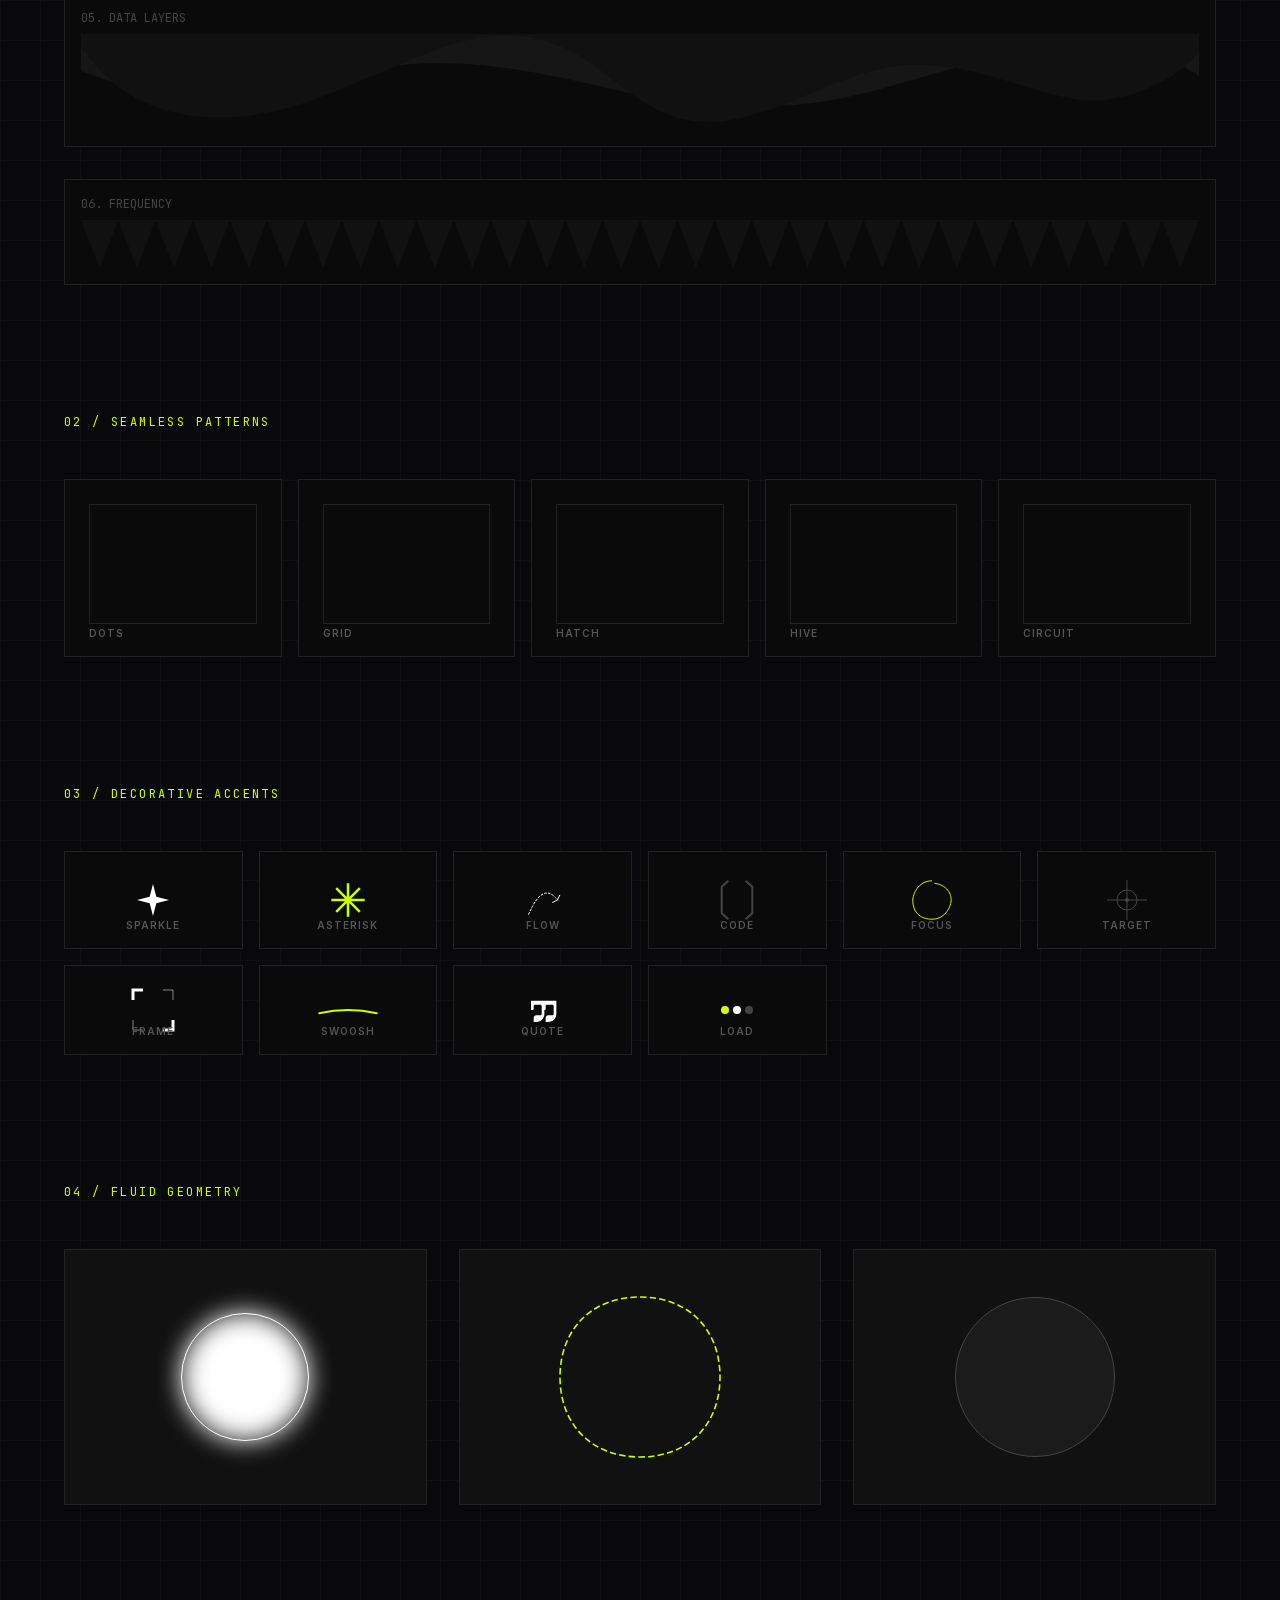
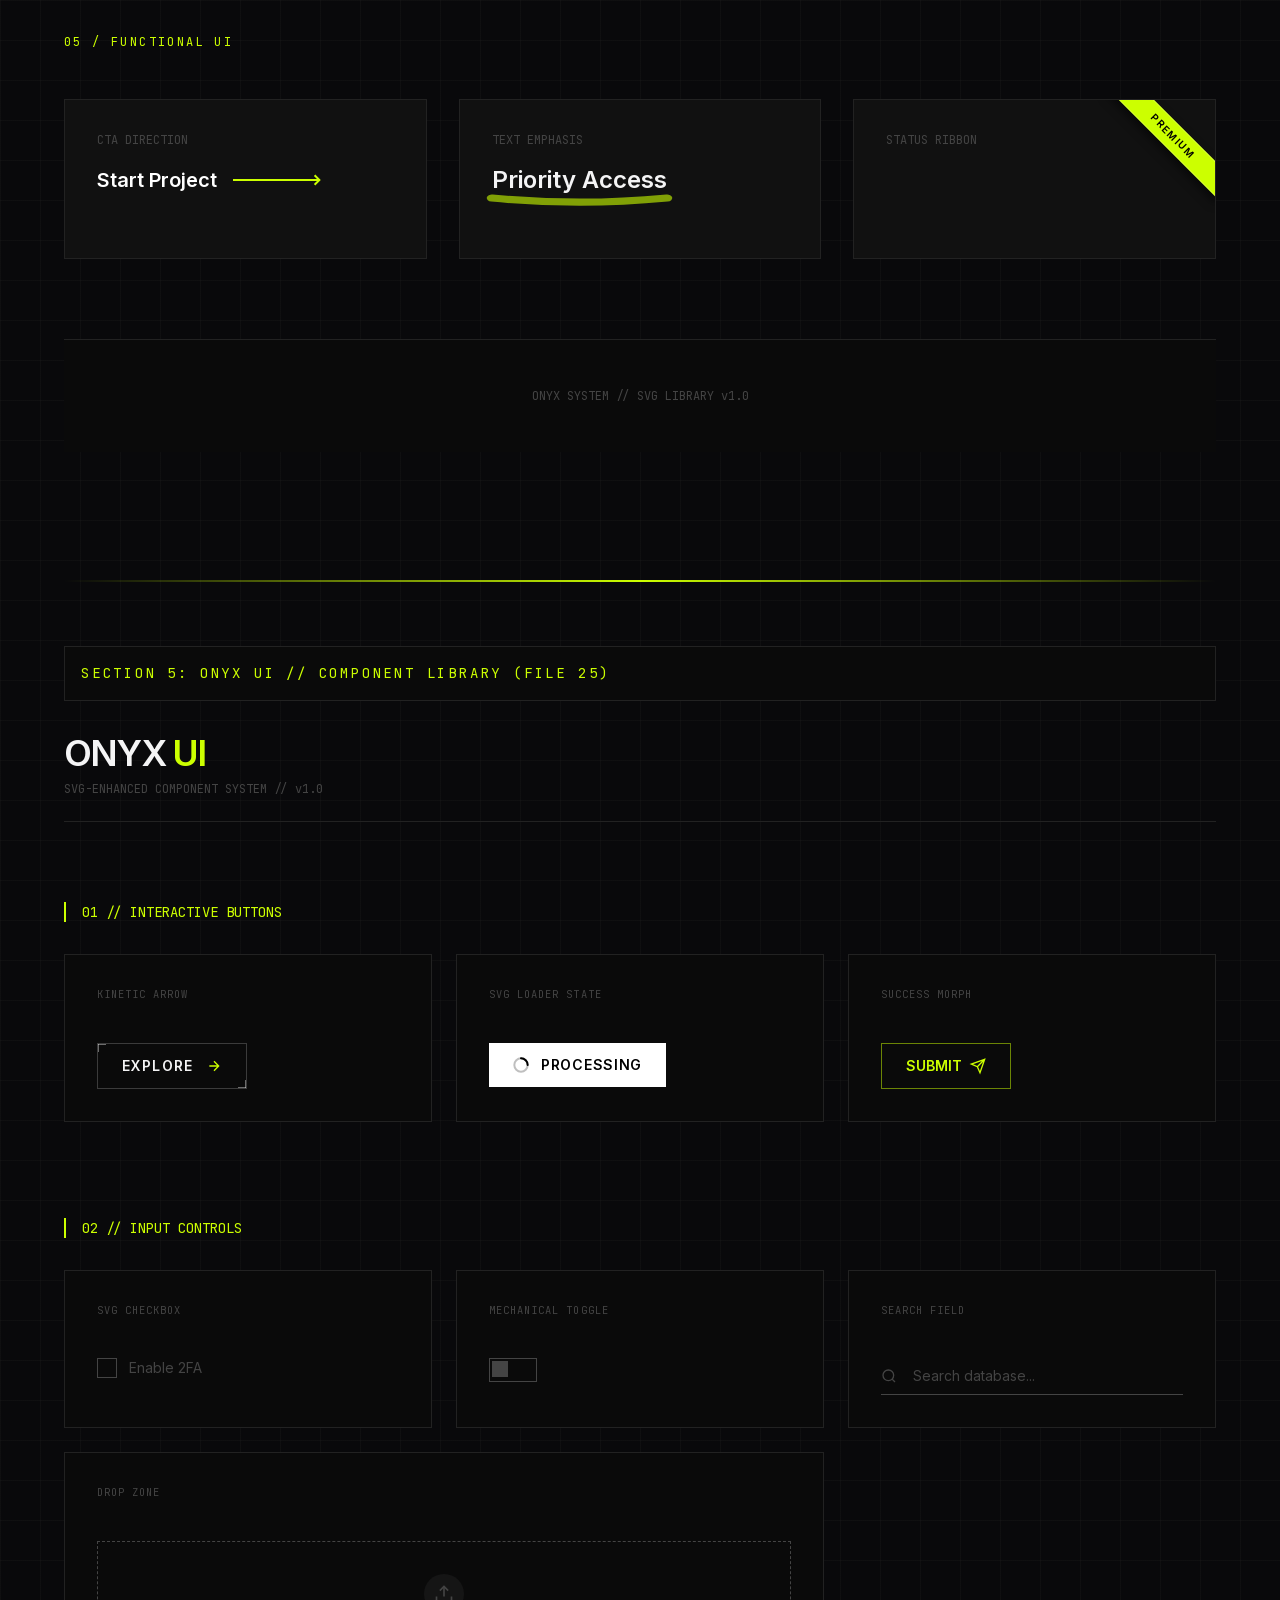
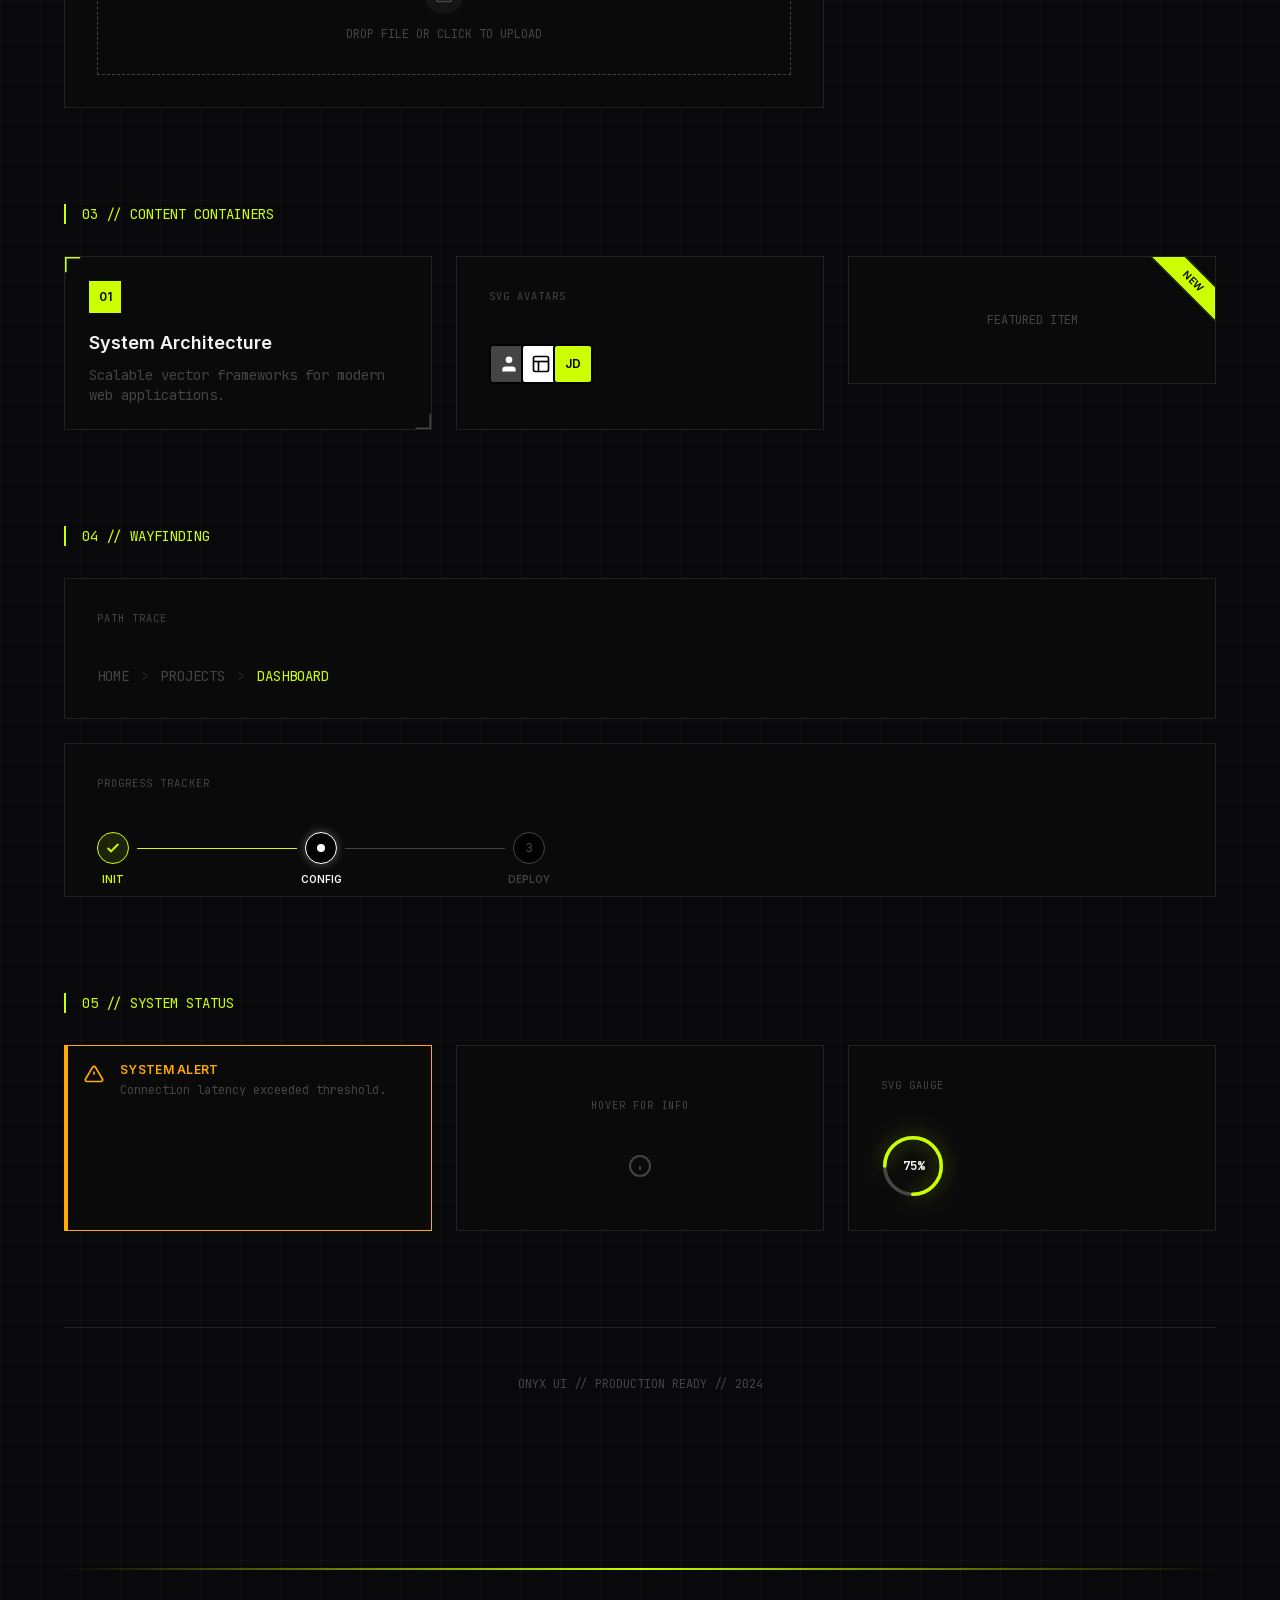
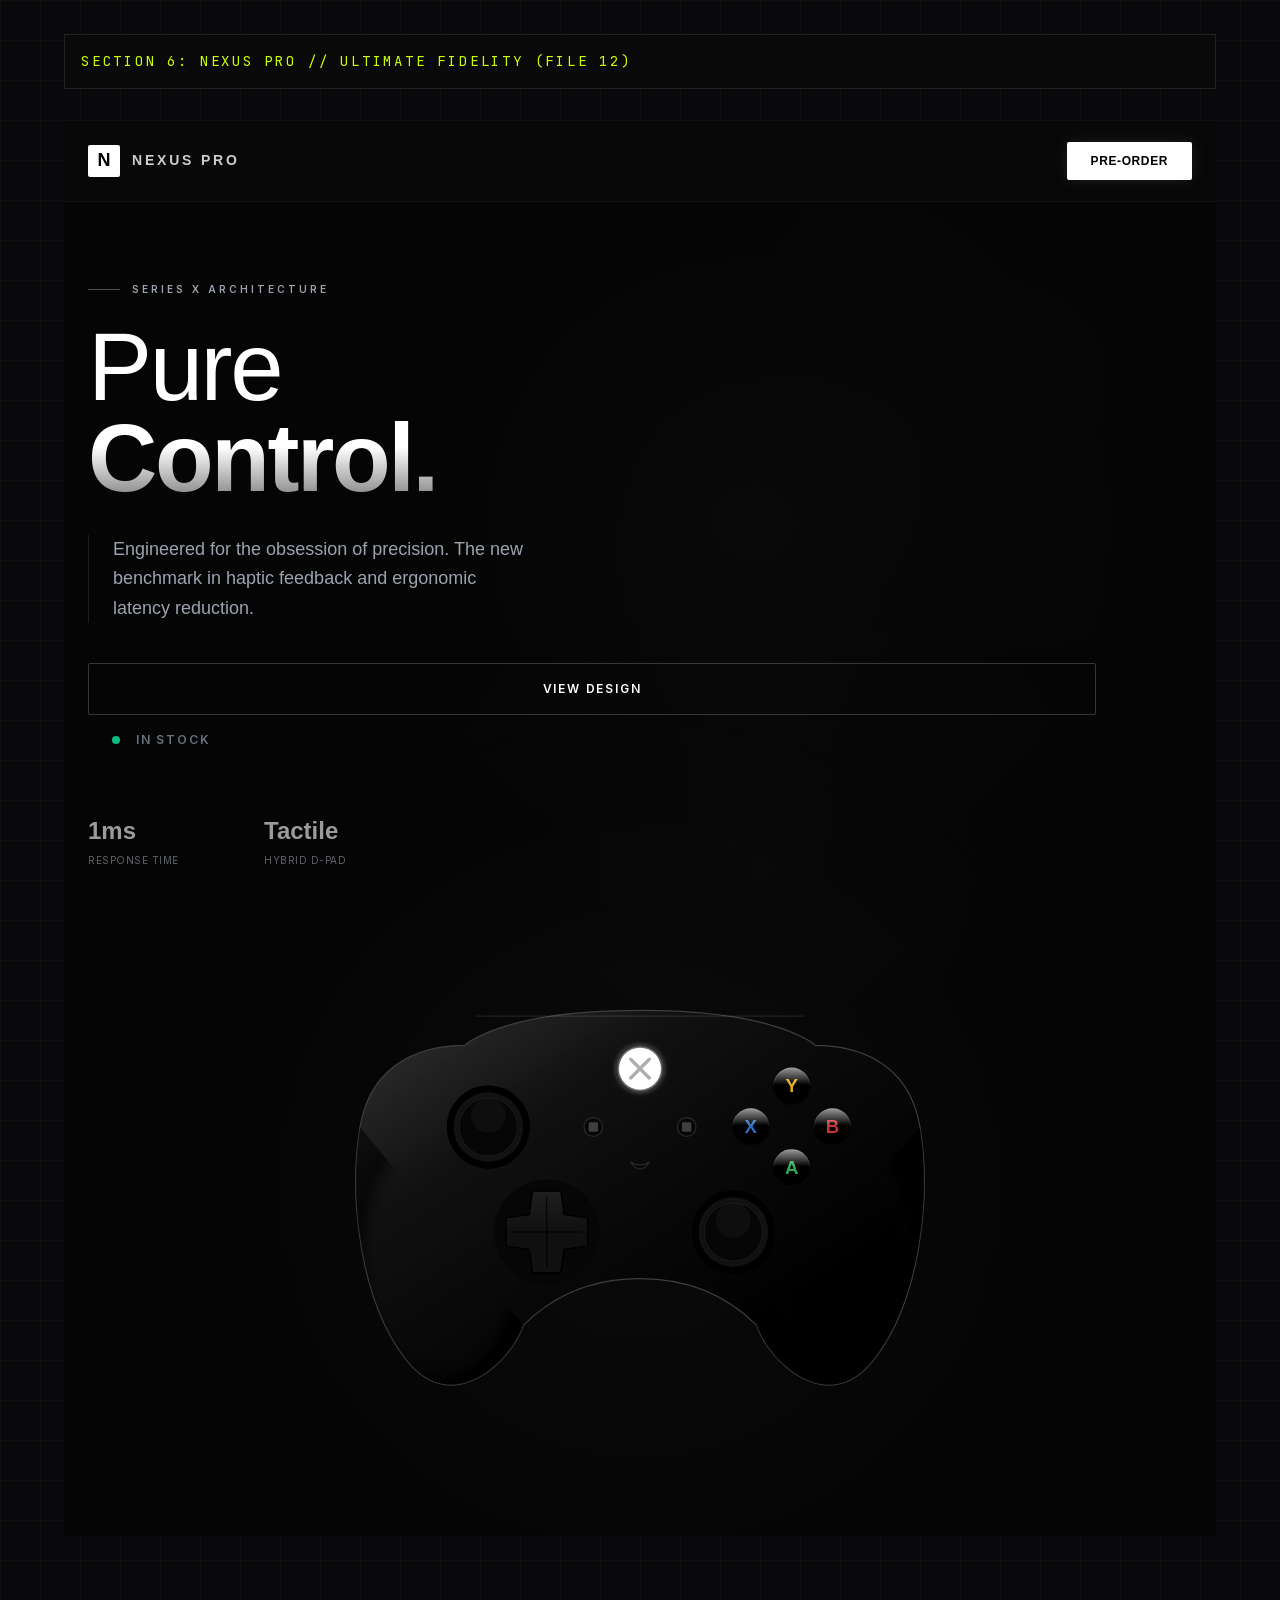
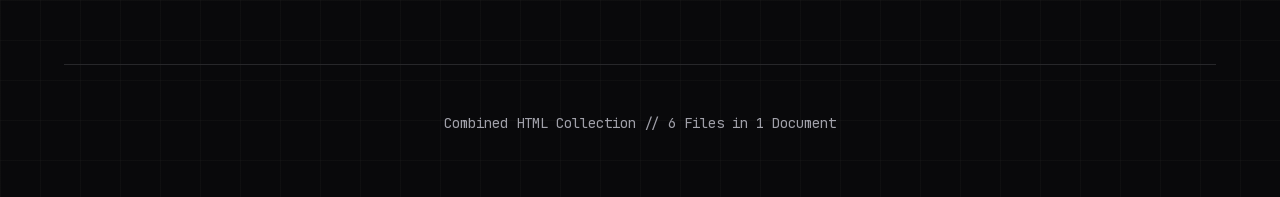
<file: assets/templates/animations-gemini2/index.html>
<html class="dark antialiased" lang="en"><head><meta charset="utf-8"/>
<meta content="width=device-width, initial-scale=1.0" name="viewport"/>
<title>Combined HTML Collection</title>
<script src="assets/resource_3fa48481346f.js"></script>
<link href="https://fonts.googleapis.com" rel="preconnect"/>
<link crossorigin="" href="https://fonts.gstatic.com" rel="preconnect"/>
<link href="assets/css2_604c95cc5779.css" rel="stylesheet"/>
<script>
tailwind.config = {
darkMode: 'class',
theme: {
extend: {
fontFamily: {
sans: ['Inter', 'Space Grotesk', 'sans-serif'],
mono: ['JetBrains Mono', 'monospace'],
},
colors: {
obsidian: '#09090b',
charcoal: '#18181b',
concrete: '#f4f4f5',
acid: '#ccff00',
danger: '#ff453a',
void: '#000000',
surface: '#0a0a0a',
panel: '#111111',
border: '#222222',
accent: '#ff3300',
success: '#00cc66',
error: '#ff3300',
lime: '#ccff00',
dim: '#444444',
muted: '#525252',
text: '#e5e5e5',
warning: '#ffaa00',
},
animation: {
'float': 'float 8s ease-in-out infinite',
'spin-slow': 'spin 1s linear infinite',
'morph': 'morph 8s ease-in-out infinite',
'draw': 'draw 0.4s ease-out forwards',
},
keyframes: {
float: { '0%, 100%': { transform: 'translateY(0)' }, '50%': { transform: 'translateY(-10px)' } },
morph: {
'0%, 100%': { borderRadius: '60% 40% 30% 70% / 60% 30% 70% 40%' },
'50%': { borderRadius: '30% 60% 70% 40% / 50% 60% 30% 60%' },
},
draw: { 'to': { strokeDashoffset: '0' } }
}
}
}
}
</script>
<style>
body {
background-color: #000;
color: #e5e5e5;
}
/* Section Divider */
.section-divider {
width: 100%;
height: 2px;
background: linear-gradient(to right, transparent, #ccff00, transparent);
margin: 4rem 0;
}
.section-header {
font-family: 'JetBrains Mono', monospace;
font-size: 0.875rem;
color: #ccff00;
text-transform: uppercase;
letter-spacing: 0.2em;
margin-bottom: 2rem;
padding: 1rem;
border: 1px solid #222;
background: #0a0a0a;
}
/* Base Icon Styles */
.icon-base {
fill: none;
stroke: currentColor;
stroke-width: 2;
stroke-linecap: round;
stroke-linejoin: round;
transition: all 0.2s cubic-bezier(0.4, 0, 0.2, 1);
}
.icon-card:hover .icon-base {
transform: scale(1.1);
stroke: var(--hover-color, #ccff00);
}
@media (prefers-color-scheme: light) {
.icon-card:hover .icon-base {
stroke: #000000;
}
}
.icon-filled {
fill: currentColor;
stroke: none;
}
.bg-grid {
background-size: 40px 40px;
background-image: linear-gradient(to right, rgba(128, 128, 128, 0.05) 1px, transparent 1px),
linear-gradient(to bottom, rgba(128, 128, 128, 0.05) 1px, transparent 1px);
}
/* Chart Styles */
.chart-card {
background: #0a0a0a;
border: 1px solid #262626;
border-radius: 4px;
padding: 24px;
position: relative;
overflow: hidden;
transition: border-color 0.3s;
}
.chart-card:hover {
border-color: #404040;
}
#tooltip {
position: absolute;
background: rgba(10, 10, 10, 0.9);
backdrop-filter: blur(8px);
border: 1px solid #333;
padding: 8px 12px;
border-radius: 4px;
font-family: 'JetBrains Mono', monospace;
font-size: 12px;
color: white;
pointer-events: none;
opacity: 0;
transition: opacity 0.2s, transform 0.2s;
z-index: 100;
box-shadow: 0 4px 20px rgba(0,0,0,0.5);
}
svg { overflow: visible; }
.grid-line { stroke: #262626; stroke-width: 1; }
.axis-text { fill: #525252; font-family: 'JetBrains Mono'; font-size: 10px; }
.draw-path {
stroke-dasharray: 1000;
stroke-dashoffset: 1000;
animation: dash 1.5s cubic-bezier(0.16, 1, 0.3, 1) forwards;
}
.grow-bar {
transform-origin: bottom;
transform: scaleY(0);
animation: grow 1s cubic-bezier(0.16, 1, 0.3, 1) forwards;
}
.fade-in {
opacity: 0;
animation: fade 1s ease forwards;
}
@keyframes dash { to { stroke-dashoffset: 0; } }
@keyframes grow { to { transform: scaleY(1); } }
@keyframes fade { to { opacity: 1; } }
.noise {
position: fixed;
top: 0; left: 0; width: 100%; height: 100%;
opacity: 0.03;
pointer-events: none;
z-index: 9999;
background: url("filter_3E_3Crect_width__100_25_27f522a784f1.html")'/%3E%3C/svg%3E");
}
/* KINETIC Styles */
:root {
--ease-out: cubic-bezier(0.16, 1, 0.3, 1);
--ease-elastic: cubic-bezier(0.34, 1.56, 0.64, 1);
}
.card {
background: #111;
border: 1px solid #222;
border-radius: 4px;
display: flex;
flex-direction: column;
align-items: center;
justify-content: center;
height: 160px;
position: relative;
transition: border-color 0.3s, background-color 0.3s;
}
.card:hover { border-color: #444; background: #161616; }
.label {
position: absolute;
bottom: 15px;
font-size: 10px;
color: #555;
text-transform: uppercase;
letter-spacing: 1px;
font-weight: 700;
pointer-events: none;
}
@keyframes spin { to { transform: rotate(360deg); } }
@keyframes bounce { 0%, 100% { transform: translateY(0); } 50% { transform: translateY(-5px); } }
@keyframes radar { 0% { transform: scale(0.5); opacity: 1; border-width: 2px; } 100% { transform: scale(2.5); opacity: 0; border-width: 0px; } }
@keyframes ring-dash { 0% { stroke-dasharray: 1, 200; stroke-dashoffset: 0; } 50% { stroke-dasharray: 90, 200; stroke-dashoffset: -35px; } 100% { stroke-dasharray: 90, 200; stroke-dashoffset: -124px; } }
@keyframes dash-draw { 0% { stroke-dashoffset: 100; } 50% { stroke-dashoffset: 0; } 100% { stroke-dashoffset: -100; } }
@keyframes upload-arrow { 0%, 100% { transform: translateY(0); } 50% { transform: translateY(-6px); } }
@keyframes upload-bar { 0%, 100% { opacity: 0.3; } 50% { opacity: 1; } }
@keyframes shake {
10%, 90% { transform: translate3d(-1px, 0, 0); }
20%, 80% { transform: translate3d(2px, 0, 0); }
30%, 50%, 70% { transform: translate3d(-4px, 0, 0); }
40%, 60% { transform: translate3d(4px, 0, 0); }
}
@keyframes pop { 0% { transform: scale(1); } 50% { transform: scale(1.4); } 100% { transform: scale(1); } }
.dl-arrow-group { transition: transform 0.4s var(--ease-out), opacity 0.2s; }
.dl-progress { stroke-dasharray: 60; stroke-dashoffset: 60; transition: stroke-dashoffset 1s linear; }
.dl-check { transform: scale(0); transform-origin: center; transition: transform 0.3s var(--ease-elastic); }
.downloading .dl-arrow-group { transform: translateY(10px); opacity: 0; }
.downloading .dl-progress { stroke-dashoffset: 0; opacity: 1; }
.download-complete .dl-progress { opacity: 0; }
.download-complete .dl-check { transform: scale(1); }
.lid { transform-origin: 12px 5px; transition: transform 0.3s var(--ease-elastic); }
.trash-lines { transition: opacity 0.2s; }
.card:hover .lid { transform: translateY(-3px) rotate(-15deg); }
.card:hover .trash-lines { opacity: 0; }
.tooltip-box {
transform: translateY(10px) scale(0.95);
opacity: 0;
transition: all 0.3s var(--ease-elastic);
pointer-events: none;
}
.card:hover .tooltip-box { transform: translateY(0) scale(1); opacity: 1; }
/* ONYX Styles */
.section-title {
font-family: 'JetBrains Mono', monospace;
font-size: 0.75rem;
color: #ccff00;
text-transform: uppercase;
letter-spacing: 0.2em;
margin-bottom: 2rem;
display: block;
border-b: 1px solid #222;
padding-bottom: 1rem;
}
.grid-box {
background: #0a0a0a;
border: 1px solid #222;
padding: 1.5rem;
position: relative;
overflow: hidden;
transition: border-color 0.3s;
}
.grid-box:hover { border-color: #444; }
.pattern-swatch { width: 100%; height: 120px; border: 1px solid #222; margin-bottom: 0.5rem; }
/* ONYX UI Styles */
.svg-icon { fill: none; stroke: currentColor; stroke-width: 1.5; stroke-linecap: round; stroke-linejoin: round; }
.stroke-draw { stroke-dasharray: 20; stroke-dashoffset: 20; }
.group:hover .stroke-draw { animation: draw 0.4s ease-out forwards; }
input:checked ~ .checkbox-box { background-color: #ccff00; border-color: #ccff00; }
input:checked ~ .checkbox-box svg { transform: scale(1); }
.comp-card {
border: 1px solid #222;
background: #0a0a0a;
padding: 2rem;
display: flex;
flex-direction: column;
gap: 1.5rem;
position: relative;
}
.comp-label {
font-family: 'JetBrains Mono', monospace;
font-size: 0.65rem;
color: #444;
text-transform: uppercase;
letter-spacing: 0.1em;
margin-bottom: 1rem;
display: block;
}
</style></head>
<body class="bg-void dark:bg-obsidian text-zinc-900 dark:text-zinc-100 min-h-screen p-8 md:p-16 bg-grid transition-colors duration-300">
<div class="noise"></div>
<div id="tooltip"></div>
<!-- ========================================================================
         SECTION 1: SaaS Icon System // Agency Grade (File 14)
    ======================================================================== -->
<section class="max-w-7xl mx-auto mb-32" id="section-14">
<div class="section-header">SECTION 1: SaaS Icon System // Agency Grade (File 14)</div>
<!-- SVG SPRITE SHEET (Hidden) -->
<svg style="display: none;">
<defs>
<!-- NAVIGATION -->
<symbol id="nav-dashboard" viewbox="0 0 24 24"><rect height="7" width="7" x="3" y="3"></rect><rect height="7" width="7" x="14" y="3"></rect><rect height="7" width="7" x="14" y="14"></rect><rect height="7" width="7" x="3" y="14"></rect></symbol>
<symbol id="nav-projects" viewbox="0 0 24 24"><path d="M12 2L2 7l10 5 10-5-10-5zM2 17l10 5 10-5M2 12l10 5 10-5"></path></symbol>
<symbol id="nav-tasks" viewbox="0 0 24 24"><path d="M9 11l3 3L22 4"></path><path d="M21 12v7a2 2 0 0 1-2 2H5a2 2 0 0 1-2-2V5a2 2 0 0 1 2-2h11"></path></symbol>
<symbol id="nav-calendar" viewbox="0 0 24 24"><rect height="18" rx="2" ry="2" width="18" x="3" y="4"></rect><line x1="16" x2="16" y1="2" y2="6"></line><line x1="8" x2="8" y1="2" y2="6"></line><line x1="3" x2="21" y1="10" y2="10"></line></symbol>
<symbol id="nav-messages" viewbox="0 0 24 24"><path d="M21 11.5a8.38 8.38 0 0 1-.9 3.8 8.5 8.5 0 0 1-7.6 4.7 8.38 8.38 0 0 1-3.8-.9L3 21l1.9-5.7a8.38 8.38 0 0 1-.9-3.8 8.5 8.5 0 0 1 4.7-7.6 8.38 8.38 0 0 1 3.8-.9h.5a8.48 8.48 0 0 1 8 8v.5z"></path></symbol>
<symbol id="nav-team" viewbox="0 0 24 24"><path d="M17 21v-2a4 4 0 0 0-4-4H5a4 4 0 0 0-4 4v2"></path><circle cx="9" cy="7" r="4"></circle><path d="M23 21v-2a4 4 0 0 0-3-3.87"></path><path d="M16 3.13a4 4 0 0 1 0 7.75"></path></symbol>
<symbol id="nav-reports" viewbox="0 0 24 24"><line x1="18" x2="18" y1="20" y2="10"></line><line x1="12" x2="12" y1="20" y2="4"></line><line x1="6" x2="6" y1="20" y2="14"></line></symbol>
<symbol id="nav-settings" viewbox="0 0 24 24"><circle cx="12" cy="12" r="3"></circle><path d="M19.4 15a1.65 1.65 0 0 0 .33 1.82l.06.06a2 2 0 0 1 0 2.83 2 2 0 0 1-2.83 0l-.06-.06a1.65 1.65 0 0 0-1.82-.33 1.65 1.65 0 0 0-1 1.51V21a2 2 0 0 1-2 2 2 2 0 0 1-2-2v-.09A1.65 1.65 0 0 0 9 19.4a1.65 1.65 0 0 0-1.82.33l-.06.06a2 2 0 0 1-2.83 0 2 2 0 0 1 0-2.83l.06-.06a1.65 1.65 0 0 0 .33-1.82 1.65 1.65 0 0 0-1.51-1H3a2 2 0 0 1-2-2 2 2 0 0 1 2-2h.09A1.65 1.65 0 0 0 4.6 9a1.65 1.65 0 0 0-.33-1.82l-.06-.06a2 2 0 0 1 0-2.83 2 2 0 0 1 2.83 0l.06.06a1.65 1.65 0 0 0 1.82.33H9a1.65 1.65 0 0 0 1-1.51V3a2 2 0 0 1 2-2 2 2 0 0 1 2 2v.09a1.65 1.65 0 0 0 1 1.51 1.65 1.65 0 0 0 1.82-.33l.06-.06a2 2 0 0 1 2.83 0 2 2 0 0 1 0 2.83l-.06.06a1.65 1.65 0 0 0-.33 1.82V9a1.65 1.65 0 0 0 1.51 1H21a2 2 0 0 1 2 2 2 2 0 0 1-2 2h-.09a1.65 1.65 0 0 0-1.51 1z"></path></symbol>
<!-- ACTIONS -->
<symbol id="act-add" viewbox="0 0 24 24"><line x1="12" x2="12" y1="5" y2="19"></line><line x1="5" x2="19" y1="12" y2="12"></line></symbol>
<symbol id="act-edit" viewbox="0 0 24 24"><path d="M11 4H4a2 2 0 0 0-2 2v14a2 2 0 0 0 2 2h14a2 2 0 0 0 2-2v-7"></path><path d="M18.5 2.5a2.121 2.121 0 0 1 3 3L12 15l-4 1 1-4 9.5-9.5z"></path></symbol>
<symbol id="act-delete" viewbox="0 0 24 24"><polyline points="3 6 5 6 21 6"></polyline><path d="M19 6v14a2 2 0 0 1-2 2H7a2 2 0 0 1-2-2V6m3 0V4a2 2 0 0 1 2-2h4a2 2 0 0 1 2 2v2"></path><line x1="10" x2="10" y1="11" y2="17"></line><line x1="14" x2="14" y1="11" y2="17"></line></symbol>
<symbol id="act-save" viewbox="0 0 24 24"><path d="M19 21H5a2 2 0 0 1-2-2V5a2 2 0 0 1 2-2h11l5 5v11a2 2 0 0 1-2 2z"></path><polyline points="17 21 17 13 7 13 7 21"></polyline><polyline points="7 3 7 8 15 8"></polyline></symbol>
<symbol id="act-cancel" viewbox="0 0 24 24"><line x1="18" x2="6" y1="6" y2="18"></line><line x1="6" x2="18" y1="6" y2="18"></line></symbol>
<symbol id="act-upload" viewbox="0 0 24 24"><path d="M21 15v4a2 2 0 0 1-2 2H5a2 2 0 0 1-2-2v-4"></path><polyline points="17 8 12 3 7 8"></polyline><line x1="12" x2="12" y1="3" y2="15"></line></symbol>
<symbol id="act-download" viewbox="0 0 24 24"><path d="M21 15v4a2 2 0 0 1-2 2H5a2 2 0 0 1-2-2v-4"></path><polyline points="7 10 12 15 17 10"></polyline><line x1="12" x2="12" y1="15" y2="3"></line></symbol>
<symbol id="act-share" viewbox="0 0 24 24"><circle cx="18" cy="5" r="3"></circle><circle cx="6" cy="12" r="3"></circle><circle cx="18" cy="19" r="3"></circle><line x1="8.59" x2="15.42" y1="13.51" y2="17.49"></line><line x1="15.41" x2="8.59" y1="6.51" y2="10.49"></line></symbol>
<symbol id="act-print" viewbox="0 0 24 24"><polyline points="6 9 6 2 18 2 18 9"></polyline><path d="M6 18H4a2 2 0 0 1-2-2v-5a2 2 0 0 1 2-2h16a2 2 0 0 1 2 2v5a2 2 0 0 1-2 2h-2"></path><rect height="8" width="12" x="6" y="14"></rect></symbol>
<symbol id="act-export" viewbox="0 0 24 24"><path d="M4 17v2a2 2 0 0 0 2 2h12a2 2 0 0 0 2-2v-2"></path><polyline points="7 11 12 16 17 11"></polyline><line x1="12" x2="12" y1="16" y2="4"></line></symbol>
<!-- STATUS -->
<symbol id="stat-success" viewbox="0 0 24 24"><path d="M22 11.08V12a10 10 0 1 1-5.93-9.14"></path><polyline points="22 4 12 14.01 9 11.01"></polyline></symbol>
<symbol id="stat-error" viewbox="0 0 24 24"><circle cx="12" cy="12" r="10"></circle><line x1="15" x2="9" y1="9" y2="15"></line><line x1="9" x2="15" y1="9" y2="15"></line></symbol>
<symbol id="stat-warning" viewbox="0 0 24 24"><path d="M10.29 3.86L1.82 18a2 2 0 0 0 1.71 3h16.94a2 2 0 0 0 1.71-3L13.71 3.86a2 2 0 0 0-3.42 0z"></path><line x1="12" x2="12" y1="9" y2="13"></line><line x1="12" x2="12.01" y1="17" y2="17"></line></symbol>
<symbol id="stat-info" viewbox="0 0 24 24"><circle cx="12" cy="12" r="10"></circle><line x1="12" x2="12" y1="16" y2="12"></line><line x1="12" x2="12.01" y1="8" y2="8"></line></symbol>
<symbol id="stat-loading" viewbox="0 0 24 24"><path d="M21 12a9 9 0 1 1-6.219-8.56"></path></symbol>
<symbol id="stat-pending" viewbox="0 0 24 24"><circle cx="12" cy="12" r="10"></circle><polyline points="12 6 12 12 16 14"></polyline></symbol>
<!-- COMMUNICATION -->
<symbol id="comm-email" viewbox="0 0 24 24"><path d="M4 4h16c1.1 0 2 .9 2 2v12c0 1.1-.9 2-2 2H4c-1.1 0-2-.9-2-2V6c0-1.1.9-2 2-2z"></path><polyline points="22,6 12,13 2,6"></polyline></symbol>
<symbol id="comm-phone" viewbox="0 0 24 24"><path d="M22 16.92v3a2 2 0 0 1-2.18 2 19.79 19.79 0 0 1-8.63-3.07 19.5 19.5 0 0 1-6-6 19.79 19.79 0 0 1-3.07-8.67A2 2 0 0 1 4.11 2h3a2 2 0 0 1 2 1.72 12.84 12.84 0 0 0 .7 2.81 2 2 0 0 1-.45 2.11L8.09 9.91a16 16 0 0 0 6 6l1.27-1.27a2 2 0 0 1 2.11-.45 12.84 12.84 0 0 0 2.81.7A2 2 0 0 1 22 16.92z"></path></symbol>
<symbol id="comm-chat" viewbox="0 0 24 24"><path d="M21 15a2 2 0 0 1-2 2H7l-4 4V5a2 2 0 0 1 2-2h14a2 2 0 0 1 2 2z"></path></symbol>
<symbol id="comm-video" viewbox="0 0 24 24"><polygon points="23 7 16 12 23 17 23 7"></polygon><rect height="14" rx="2" ry="2" width="15" x="1" y="5"></rect></symbol>
<symbol id="comm-notify" viewbox="0 0 24 24"><path d="M18 8A6 6 0 0 0 6 8c0 7-3 9-3 9h18s-3-2-3-9"></path><path d="M13.73 21a2 2 0 0 1-3.46 0"></path></symbol>
<symbol id="comm-comment" viewbox="0 0 24 24"><path d="M21 11.5a8.38 8.38 0 0 1-.9 3.8 8.5 8.5 0 0 1-7.6 4.7 8.38 8.38 0 0 1-3.8-.9L3 21l1.9-5.7a8.38 8.38 0 0 1-.9-3.8 8.5 8.5 0 0 1 4.7-7.6 8.38 8.38 0 0 1 3.8-.9h.5a8.48 8.48 0 0 1 8 8v.5z"></path></symbol>
<symbol id="comm-mention" viewbox="0 0 24 24"><circle cx="12" cy="12" r="4"></circle><path d="M16 8v5a3 3 0 0 0 6 0v-1a10 10 0 1 0-3.92 7.94"></path></symbol>
<symbol id="comm-reaction" viewbox="0 0 24 24"><path d="M20.84 4.61a5.5 5.5 0 0 0-7.78 0L12 5.67l-1.06-1.06a5.5 5.5 0 0 0-7.78 7.78l1.06 1.06L12 21.23l7.78-7.78 1.06-1.06a5.5 5.5 0 0 0 0-7.78z"></path></symbol>
<!-- CONTENT -->
<symbol id="cont-doc" viewbox="0 0 24 24"><path d="M14 2H6a2 2 0 0 0-2 2v16a2 2 0 0 0 2 2h12a2 2 0 0 0 2-2V8z"></path><polyline points="14 2 14 8 20 8"></polyline><line x1="16" x2="8" y1="13" y2="13"></line><line x1="16" x2="8" y1="17" y2="17"></line><polyline points="10 9 9 9 8 9"></polyline></symbol>
<symbol id="cont-image" viewbox="0 0 24 24"><rect height="18" rx="2" ry="2" width="18" x="3" y="3"></rect><circle cx="8.5" cy="8.5" r="1.5"></circle><polyline points="21 15 16 10 5 21"></polyline></symbol>
<symbol id="cont-video" viewbox="0 0 24 24"><rect height="20" rx="2.18" ry="2.18" width="20" x="2" y="2"></rect><line x1="7" x2="7" y1="2" y2="22"></line><line x1="17" x2="17" y1="2" y2="22"></line><line x1="2" x2="22" y1="12" y2="12"></line><line x1="2" x2="7" y1="7" y2="7"></line><line x1="2" x2="7" y1="17" y2="17"></line><line x1="17" x2="22" y1="17" y2="17"></line><line x1="17" x2="22" y1="7" y2="7"></line></symbol>
<symbol id="cont-audio" viewbox="0 0 24 24"><path d="M12 1a3 3 0 0 0-3 3v8a3 3 0 0 0 6 0V4a3 3 0 0 0-3-3z"></path><path d="M19 10v2a7 7 0 0 1-14 0v-2"></path><line x1="12" x2="12" y1="19" y2="23"></line><line x1="8" x2="16" y1="23" y2="23"></line></symbol>
<symbol id="cont-link" viewbox="0 0 24 24"><path d="M10 13a5 5 0 0 0 7.54.54l3-3a5 5 0 0 0-7.07-7.07l-1.72 1.71"></path><path d="M14 11a5 5 0 0 0-7.54-.54l-3 3a5 5 0 0 0 7.07 7.07l1.71-1.71"></path></symbol>
<symbol id="cont-code" viewbox="0 0 24 24"><polyline points="16 18 22 12 16 6"></polyline><polyline points="8 6 2 12 8 18"></polyline></symbol>
<symbol id="cont-table" viewbox="0 0 24 24"><rect height="18" rx="2" ry="2" width="18" x="3" y="3"></rect><line x1="3" x2="21" y1="9" y2="9"></line><line x1="3" x2="21" y1="15" y2="15"></line><line x1="12" x2="12" y1="3" y2="21"></line></symbol>
<symbol id="cont-pres" viewbox="0 0 24 24"><path d="M2 3h20"></path><path d="M21 3v11a2 2 0 0 1-2 2H5a2 2 0 0 1-2-2V3"></path><path d="m7 21 5-5 5 5"></path></symbol>
<!-- SYSTEM -->
<symbol id="sys-search" viewbox="0 0 24 24"><circle cx="11" cy="11" r="8"></circle><line x1="21" x2="16.65" y1="21" y2="16.65"></line></symbol>
<symbol id="sys-filter" viewbox="0 0 24 24"><polygon points="22 3 2 3 10 12.46 10 19 14 21 14 12.46 22 3"></polygon></symbol>
<symbol id="sys-sort" viewbox="0 0 24 24"><path d="M11 5h10"></path><path d="M11 9h7"></path><path d="M11 13h4"></path><path d="M3 17l3 3 3-3"></path><path d="M6 18V4"></path></symbol>
<symbol id="sys-refresh" viewbox="0 0 24 24"><polyline points="23 4 23 10 17 10"></polyline><polyline points="1 20 1 14 7 14"></polyline><path d="M3.51 9a9 9 0 0 1 14.85-3.36L23 10M1 14l4.64 4.36A9 9 0 0 0 20.49 15"></path></symbol>
<symbol id="sys-undo" viewbox="0 0 24 24"><path d="M3 7v6h6"></path><path d="M21 17a9 9 0 0 0-9-9 9 9 0 0 0-6 2.3L3 13"></path></symbol>
<symbol id="sys-redo" viewbox="0 0 24 24"><path d="M21 7v6h-6"></path><path d="M3 17a9 9 0 0 1 9-9 9 9 0 0 1 6 2.3l3 2.7"></path></symbol>
<symbol id="sys-fullscreen" viewbox="0 0 24 24"><path d="M8 3H5a2 2 0 0 0-2 2v3"></path><path d="M16 3h3a2 2 0 0 1 2 2v3"></path><path d="M8 21H5a2 2 0 0 1-2-2v-3"></path><path d="M16 21h3a2 2 0 0 1 2-2v-3"></path></symbol>
<symbol id="sys-zoomin" viewbox="0 0 24 24"><circle cx="11" cy="11" r="8"></circle><line x1="21" x2="16.65" y1="21" y2="16.65"></line><line x1="11" x2="11" y1="8" y2="14"></line><line x1="8" x2="14" y1="11" y2="11"></line></symbol>
<symbol id="sys-zoomout" viewbox="0 0 24 24"><circle cx="11" cy="11" r="8"></circle><line x1="21" x2="16.65" y1="21" y2="16.65"></line><line x1="8" x2="14" y1="11" y2="11"></line></symbol>
<symbol id="sys-close" viewbox="0 0 24 24"><line x1="18" x2="6" y1="6" y2="18"></line><line x1="6" x2="18" y1="6" y2="18"></line></symbol>
</defs>
</svg>
<div class="max-w-6xl mx-auto">
<header class="mb-16 border-b border-zinc-200 dark:border-zinc-800 pb-8">
<h1 class="text-4xl font-bold tracking-tight mb-4 font-sans">Icon System <span class="text-xs align-top bg-acid text-black px-2 py-1 rounded font-mono ml-2">v2.0</span></h1>
<p class="text-zinc-500 dark:text-zinc-400 max-w-2xl text-lg">
                    A high-performance SVG sprite system designed for enterprise SaaS applications.
                    Built on a 24px grid with a consistent 2px stroke. Optimized for dark mode with high-contrast acid accents.
                </p>
</header>
<script>
                const renderSection = (title, icons) => {
                    document.write(`
                        <section class="mb-16">
                            <h2 class="text-sm font-mono uppercase tracking-widest text-zinc-400 mb-6">${title}</h2>
                            <div class="grid grid-cols-2 sm:grid-cols-4 md:grid-cols-6 lg:grid-cols-8 gap-4">
                                ${icons.map(id => `
                                    <div class="icon-card group flex flex-col items-center justify-center p-6 bg-white dark:bg-zinc-900/50 rounded-lg border border-zinc-200 dark:border-zinc-800 hover:border-zinc-300 dark:hover:border-zinc-700 cursor-pointer transition-all duration-200">
                                        <svg class="w-6 h-6 icon-base mb-4 text-zinc-900 dark:text-white"><use href="#${id}"></use></svg>
                                        <span class="text-xs font-mono text-zinc-500 dark:text-zinc-400 group-hover:text-zinc-900 dark:group-hover:text-white transition-colors">${id.split('-')[1]}</span>
                                    </div>
                                `).join('')}
                            </div>
                        </section>
                    `);
                };

                renderSection('Navigation', [
                    'nav-dashboard', 'nav-projects', 'nav-tasks', 'nav-calendar',
                    'nav-messages', 'nav-team', 'nav-reports', 'nav-settings'
                ]);

                renderSection('Actions', [
                    'act-add', 'act-edit', 'act-delete', 'act-save', 'act-cancel',
                    'act-upload', 'act-download', 'act-share', 'act-print', 'act-export'
                ]);

                renderSection('Status', [
                    'stat-success', 'stat-error', 'stat-warning', 'stat-info',
                    'stat-loading', 'stat-pending'
                ]);

                renderSection('Communication', [
                    'comm-email', 'comm-phone', 'comm-chat', 'comm-video',
                    'comm-notify', 'comm-comment', 'comm-mention', 'comm-reaction'
                ]);

                renderSection('Content', [
                    'cont-doc', 'cont-image', 'cont-video', 'cont-audio',
                    'cont-link', 'cont-code', 'cont-table', 'cont-pres'
                ]);

                renderSection('System', [
                    'sys-search', 'sys-filter', 'sys-sort', 'sys-refresh', 'sys-undo',
                    'sys-redo', 'sys-fullscreen', 'sys-zoomin', 'sys-zoomout', 'sys-close'
                ]);
            </script>
<section class="mt-20 p-8 bg-zinc-900 rounded-xl text-zinc-200 font-mono text-sm border border-zinc-800">
<h3 class="text-acid mb-4 uppercase font-bold">Usage Guide</h3>
<p class="mb-4 text-zinc-400">1. Include the SVG sprite sheet at the top of your <body>.</body></p>
<p class="mb-4 text-zinc-400">2. Reference icons using the <use> tag:</use></p>
<div class="bg-black p-4 rounded border border-zinc-700 overflow-x-auto">
<code>
<svg class="w-6 h-6 fill-none stroke-current"><br/>
                          <use href="#nav-dashboard"></use><br/>
</svg>
</code>
</div>
</section>
<footer class="py-20 text-center text-zinc-500 text-sm">
                Designed for High Density Dashboards
            </footer>
</div>
</section>
<div class="section-divider"></div>
<!-- ========================================================================
         SECTION 2: AXIS // Data Visualization Library (File 15)
    ======================================================================== -->
<section class="max-w-7xl mx-auto mb-32" id="section-15">
<div class="section-header">SECTION 2: AXIS // Data Visualization Library (File 15)</div>
<div class="noise"></div>
<!-- HEADER -->
<header class="mb-16 border-b border-border pb-8 flex justify-between items-end">
<div>
<h1 class="text-4xl font-bold tracking-tighter mb-2 font-sans">AXIS<span class="text-accent">.</span>VISUAL</h1>
<p class="text-muted font-mono text-sm">High-Fidelity SVG Data Rendering Engine v1.0</p>
</div>
<button class="px-4 py-2 border border-border text-xs font-mono uppercase hover:bg-white hover:text-black transition-colors" onclick="randomizeData()">
                Regenerate Data
            </button>
</header>
<!-- DASHBOARD GRID -->
<div class="grid grid-cols-1 md:grid-cols-2 lg:grid-cols-3 gap-6">
<!-- 1. LINE CHART -->
<div class="chart-card col-span-1 md:col-span-2">
<div class="flex justify-between mb-6">
<h3 class="text-sm font-bold uppercase tracking-widest">Revenue Stream</h3>
<div class="flex gap-4 text-xs font-mono text-muted">
<span class="flex items-center gap-2"><span class="w-2 h-2 bg-white rounded-full"></span> Current</span>
<span class="flex items-center gap-2"><span class="w-2 h-2 bg-accent rounded-full"></span> Projected</span>
</div>
</div>
<div class="h-64 w-full" id="line-chart"></div>
</div>
<!-- 2. RADIAL CHART -->
<div class="chart-card">
<div class="flex justify-between mb-6">
<h3 class="text-sm font-bold uppercase tracking-widest">Performance</h3>
</div>
<div class="h-64 w-full flex justify-center" id="radar-chart"></div>
</div>
<!-- 3. BAR CHART -->
<div class="chart-card">
<div class="flex justify-between mb-6">
<h3 class="text-sm font-bold uppercase tracking-widest">User Acquisition</h3>
</div>
<div class="h-48 w-full" id="bar-chart"></div>
</div>
<!-- 4. DONUT CHART -->
<div class="chart-card">
<div class="flex justify-between mb-6">
<h3 class="text-sm font-bold uppercase tracking-widest">Traffic Sources</h3>
</div>
<div class="h-48 w-full flex justify-center" id="donut-chart"></div>
</div>
<!-- 5. AREA CHART -->
<div class="chart-card">
<div class="flex justify-between mb-6">
<h3 class="text-sm font-bold uppercase tracking-widest">Server Load</h3>
</div>
<div class="h-48 w-full" id="area-chart"></div>
</div>
<!-- 6. PROGRESS & METERS -->
<div class="chart-card">
<div class="flex justify-between mb-6">
<h3 class="text-sm font-bold uppercase tracking-widest">System Health</h3>
</div>
<div class="h-48 w-full flex flex-col justify-between" id="progress-chart"></div>
</div>
<!-- 7. GAUGE CHART -->
<div class="chart-card">
<div class="flex justify-between mb-6">
<h3 class="text-sm font-bold uppercase tracking-widest">Velocity</h3>
</div>
<div class="h-48 w-full flex justify-center items-end pb-4" id="gauge-chart"></div>
</div>
<!-- 8. TREEMAP -->
<div class="chart-card">
<div class="flex justify-between mb-6">
<h3 class="text-sm font-bold uppercase tracking-widest">Market Share</h3>
</div>
<div class="h-48 w-full" id="treemap-chart"></div>
</div>
</div>
<!-- JAVASCRIPT GRAPHICS ENGINE -->
<script>
            const COLORS = {
                bg: '#0a0a0a',
                grid: '#262626',
                white: '#ffffff',
                grey: '#404040',
                darkGrey: '#171717',
                accent: '#ff3300'
            };

            const map = (val, inMin, inMax, outMin, outMax) => (val - inMin) * (outMax - outMin) / (inMax - inMin) + outMin;

            const getBezierPath = (points, height) => {
                let d = `M ${points[0].x},${points[0].y}`;
                for (let i = 1; i < points.length; i++) {
                    const prev = points[i - 1];
                    const curr = points[i];
                    const cp1x = prev.x + (curr.x - prev.x) * 0.5;
                    const cp1y = prev.y;
                    const cp2x = curr.x - (curr.x - prev.x) * 0.5;
                    const cp2y = curr.y;
                    d += ` C ${cp1x},${cp1y} ${cp2x},${cp2y} ${curr.x},${curr.y}`;
                }
                return d;
            };

            class ChartRenderer {
                constructor(containerId) {
                    this.container = document.getElementById(containerId);
                    if (!this.container) return;
                    this.width = this.container.offsetWidth;
                    this.height = this.container.offsetHeight;
                    this.ns = "http://www.w3.org/2000/svg";
                }

                clear() {
                    if (this.container) this.container.innerHTML = '';
                }

                createSVG() {
                    const svg = document.createElementNS(this.ns, "svg");
                    svg.setAttribute("width", "100%");
                    svg.setAttribute("height", "100%");
                    svg.setAttribute("viewBox", `0 0 ${this.width} ${this.height}`);
                    return svg;
                }

                drawLine(data1, data2) {
                    const svg = this.createSVG();
                    const padding = 20;

                    for(let i=0; i<5; i++) {
                        const y = map(i, 0, 4, this.height - padding, padding);
                        const line = document.createElementNS(this.ns, "line");
                        line.setAttribute("x1", 0);
                        line.setAttribute("y1", y);
                        line.setAttribute("x2", this.width);
                        line.setAttribute("y2", y);
                        line.setAttribute("class", "grid-line");
                        svg.appendChild(line);
                    }

                    const drawPath = (data, color, isArea = false) => {
                        const points = data.map((val, i) => ({
                            x: map(i, 0, data.length - 1, 0, this.width),
                            y: map(val, 0, 100, this.height - padding, padding)
                        }));

                        let d = getBezierPath(points);

                        if(isArea) {
                            d += ` L ${this.width},${this.height} L 0,${this.height} Z`;
                            const path = document.createElementNS(this.ns, "path");
                            path.setAttribute("d", d);
                            path.setAttribute("fill", color);
                            path.setAttribute("opacity", "0.1");
                            path.setAttribute("class", "fade-in");
                            svg.appendChild(path);
                        } else {
                            const path = document.createElementNS(this.ns, "path");
                            path.setAttribute("d", d);
                            path.setAttribute("fill", "none");
                            path.setAttribute("stroke", color);
                            path.setAttribute("stroke-width", "2");
                            path.setAttribute("class", "draw-path");
                            svg.appendChild(path);

                            points.forEach((p, i) => {
                                const circle = document.createElementNS(this.ns, "circle");
                                circle.setAttribute("cx", p.x);
                                circle.setAttribute("cy", p.y);
                                circle.setAttribute("r", "3");
                                circle.setAttribute("fill", "#0a0a0a");
                                circle.setAttribute("stroke", color);
                                circle.setAttribute("stroke-width", "2");
                                circle.setAttribute("class", "fade-in");
                                circle.style.animationDelay = `${0.5 + (i * 0.1)}s`;

                                circle.addEventListener('mouseenter', (e) => showTooltip(e, data[i] + '%'));
                                circle.addEventListener('mouseleave', hideTooltip);

                                svg.appendChild(circle);
                            });
                        }
                    };

                    drawPath(data1, COLORS.white);
                    drawPath(data2, COLORS.accent);

                    this.container.appendChild(svg);
                }

                drawBar(data) {
                    const svg = this.createSVG();
                    const barWidth = (this.width / data.length) * 0.6;
                    const spacing = (this.width / data.length);

                    data.forEach((val, i) => {
                        const h = map(val, 0, 100, 0, this.height);
                        const x = (i * spacing) + (spacing/2) - (barWidth/2);
                        const y = this.height - h;

                        const rect = document.createElementNS(this.ns, "rect");
                        rect.setAttribute("x", x);
                        rect.setAttribute("y", y);
                        rect.setAttribute("width", barWidth);
                        rect.setAttribute("height", h);
                        rect.setAttribute("fill", i === data.length - 1 ? COLORS.accent : COLORS.grey);
                        rect.setAttribute("class", "grow-bar");
                        rect.style.animationDelay = `${i * 0.05}s`;

                        rect.addEventListener('mouseenter', (e) => {
                            rect.setAttribute("fill", COLORS.white);
                            showTooltip(e, val);
                        });
                        rect.addEventListener('mouseleave', () => {
                            rect.setAttribute("fill", i === data.length - 1 ? COLORS.accent : COLORS.grey);
                            hideTooltip();
                        });

                        svg.appendChild(rect);
                    });
                    this.container.appendChild(svg);
                }

                drawRadar(data) {
                    const svg = this.createSVG();
                    const cx = this.width / 2;
                    const cy = this.height / 2;
                    const radius = Math.min(this.width, this.height) / 2 - 20;
                    const sides = data.length;

                    [0.3, 0.6, 1].forEach(scale => {
                        const pts = [];
                        for(let i=0; i<sides; i++) {
                            const angle = (Math.PI * 2 * i) / sides - (Math.PI/2);
                            pts.push(`${cx + (radius * scale) * Math.cos(angle)},${cy + (radius * scale) * Math.sin(angle)}`);
                        }
                        const poly = document.createElementNS(this.ns, "polygon");
                        poly.setAttribute("points", pts.join(" "));
                        poly.setAttribute("fill", "none");
                        poly.setAttribute("stroke", COLORS.grid);
                        svg.appendChild(poly);
                    });

                    const dataPts = data.map((val, i) => {
                        const angle = (Math.PI * 2 * i) / sides - (Math.PI/2);
                        const r = map(val, 0, 100, 0, radius);
                        return `${cx + r * Math.cos(angle)},${cy + r * Math.sin(angle)}`;
                    });

                    const shape = document.createElementNS(this.ns, "polygon");
                    shape.setAttribute("points", dataPts.join(" "));
                    shape.setAttribute("fill", COLORS.accent);
                    shape.setAttribute("fill-opacity", "0.2");
                    shape.setAttribute("stroke", COLORS.accent);
                    shape.setAttribute("stroke-width", "2");
                    shape.setAttribute("class", "fade-in");
                    svg.appendChild(shape);

                    this.container.appendChild(svg);
                }

                drawDonut(data) {
                    const svg = this.createSVG();
                    const total = data.reduce((a, b) => a + b, 0);
                    let currentAngle = 0;
                    const cx = this.width / 2;
                    const cy = this.height / 2;
                    const radius = Math.min(this.width, this.height) / 2 - 10;
                    const hole = radius * 0.6;

                    const colors = [COLORS.grey, COLORS.white, COLORS.accent];

                    data.forEach((val, i) => {
                        const sliceAngle = (val / total) * 2 * Math.PI;
                        const x1 = cx + radius * Math.cos(currentAngle);
                        const y1 = cy + radius * Math.sin(currentAngle);
                        const x2 = cx + radius * Math.cos(currentAngle + sliceAngle);
                        const y2 = cy + radius * Math.sin(currentAngle + sliceAngle);

                        const largeArc = sliceAngle > Math.PI ? 1 : 0;

                        const d = [
                            `M ${cx} ${cy}`,
                            `L ${x1} ${y1}`,
                            `A ${radius} ${radius} 0 ${largeArc} 1 ${x2} ${y2}`,
                            `Z`
                        ].join(" ");

                        const path = document.createElementNS(this.ns, "path");
                        path.setAttribute("d", d);
                        path.setAttribute("fill", colors[i % colors.length]);
                        path.setAttribute("stroke", COLORS.bg);
                        path.setAttribute("stroke-width", "2");

                        path.addEventListener('mouseenter', (e) => {
                            path.style.transform = "scale(1.05)";
                            path.style.transformOrigin = "center";
                            path.style.transition = "transform 0.3s";
                            showTooltip(e, Math.round((val/total)*100) + '%');
                        });
                        path.addEventListener('mouseleave', () => {
                            path.style.transform = "scale(1)";
                            hideTooltip();
                        });

                        svg.appendChild(path);
                        currentAngle += sliceAngle;
                    });

                    const circle = document.createElementNS(this.ns, "circle");
                    circle.setAttribute("cx", cx);
                    circle.setAttribute("cy", cy);
                    circle.setAttribute("r", hole);
                    circle.setAttribute("fill", COLORS.bg);
                    svg.appendChild(circle);

                    const text = document.createElementNS(this.ns, "text");
                    text.setAttribute("x", cx);
                    text.setAttribute("y", cy + 5);
                    text.setAttribute("text-anchor", "middle");
                    text.setAttribute("fill", COLORS.text);
                    text.setAttribute("font-family", "JetBrains Mono");
                    text.setAttribute("font-size", "14");
                    text.textContent = "TOTAL";
                    svg.appendChild(text);

                    this.container.appendChild(svg);
                }

                drawArea(data) {
                    const svg = this.createSVG();
                    const padding = 0;

                    const defs = document.createElementNS(this.ns, "defs");
                    const grad = document.createElementNS(this.ns, "linearGradient");
                    grad.setAttribute("id", "areaGrad");
                    grad.setAttribute("x1", "0%");
                    grad.setAttribute("y1", "0%");
                    grad.setAttribute("x2", "0%");
                    grad.setAttribute("y2", "100%");

                    const stop1 = document.createElementNS(this.ns, "stop");
                    stop1.setAttribute("offset", "0%");
                    stop1.setAttribute("stop-color", COLORS.white);
                    stop1.setAttribute("stop-opacity", "0.5");

                    const stop2 = document.createElementNS(this.ns, "stop");
                    stop2.setAttribute("offset", "100%");
                    stop2.setAttribute("stop-color", COLORS.bg);
                    stop2.setAttribute("stop-opacity", "0");

                    grad.appendChild(stop1);
                    grad.appendChild(stop2);
                    defs.appendChild(grad);
                    svg.appendChild(defs);

                    const points = data.map((val, i) => ({
                        x: map(i, 0, data.length - 1, 0, this.width),
                        y: map(val, 0, 100, this.height, 20)
                    }));

                    let d = getBezierPath(points);
                    d += ` L ${this.width},${this.height} L 0,${this.height} Z`;

                    const path = document.createElementNS(this.ns, "path");
                    path.setAttribute("d", d);
                    path.setAttribute("fill", "url(#areaGrad)");
                    path.setAttribute("stroke", COLORS.white);
                    path.setAttribute("stroke-width", "2");
                    path.setAttribute("class", "fade-in");

                    svg.addEventListener('mousemove', (e) => {
                        const rect = svg.getBoundingClientRect();
                        const x = e.clientX - rect.left;
                        const index = Math.round(map(x, 0, this.width, 0, data.length-1));
                        const point = points[index];

                        const old = svg.querySelector('.crosshair');
                        if(old) old.remove();

                        if(point) {
                            const group = document.createElementNS(this.ns, "g");
                            group.setAttribute("class", "crosshair");

                            const line = document.createElementNS(this.ns, "line");
                            line.setAttribute("x1", point.x);
                            line.setAttribute("y1", 0);
                            line.setAttribute("x2", point.x);
                            line.setAttribute("y2", this.height);
                            line.setAttribute("stroke", COLORS.accent);
                            line.setAttribute("stroke-dasharray", "4 4");

                            const circle = document.createElementNS(this.ns, "circle");
                            circle.setAttribute("cx", point.x);
                            circle.setAttribute("cy", point.y);
                            circle.setAttribute("r", 4);
                            circle.setAttribute("fill", COLORS.accent);

                            group.appendChild(line);
                            group.appendChild(circle);
                            svg.appendChild(group);

                            showTooltip(e, data[index]);
                        }
                    });

                    svg.addEventListener('mouseleave', () => {
                        const old = svg.querySelector('.crosshair');
                        if(old) old.remove();
                        hideTooltip();
                    });

                    svg.appendChild(path);
                    this.container.appendChild(svg);
                }

                drawGauge(value) {
                    const svg = this.createSVG();
                    const cx = this.width / 2;
                    const cy = this.height - 10;
                    const r = this.height - 20;

                    const bgPath = document.createElementNS(this.ns, "path");
                    bgPath.setAttribute("d", `M ${cx-r} ${cy} A ${r} ${r} 0 0 1 ${cx+r} ${cy}`);
                    bgPath.setAttribute("fill", "none");
                    bgPath.setAttribute("stroke", COLORS.darkGrey);
                    bgPath.setAttribute("stroke-width", "10");
                    bgPath.setAttribute("stroke-linecap", "round");
                    svg.appendChild(bgPath);

                    const angle = map(value, 0, 100, Math.PI, 0);
                    const x = cx + r * Math.cos(angle);
                    const y = cy - r * Math.sin(angle);

                    const valPath = document.createElementNS(this.ns, "path");
                    const d = `M ${cx-r} ${cy} A ${r} ${r} 0 0 1 ${x} ${y}`;
                    valPath.setAttribute("d", d);
                    valPath.setAttribute("fill", "none");
                    valPath.setAttribute("stroke", COLORS.accent);
                    valPath.setAttribute("stroke-width", "10");
                    valPath.setAttribute("stroke-linecap", "round");
                    valPath.setAttribute("class", "draw-path");
                    svg.appendChild(valPath);

                    const text = document.createElementNS(this.ns, "text");
                    text.setAttribute("x", cx);
                    text.setAttribute("y", cy - 20);
                    text.setAttribute("text-anchor", "middle");
                    text.setAttribute("fill", COLORS.white);
                    text.setAttribute("font-family", "JetBrains Mono");
                    text.setAttribute("font-size", "24");
                    text.textContent = value;
                    svg.appendChild(text);

                    this.container.appendChild(svg);
                }

                drawTreemap(data) {
                    const svg = this.createSVG();

                    const r1 = document.createElementNS(this.ns, "rect");
                    r1.setAttribute("x", 0); r1.setAttribute("y", 0);
                    r1.setAttribute("width", this.width * 0.6); r1.setAttribute("height", this.height);
                    r1.setAttribute("fill", COLORS.darkGrey);
                    r1.setAttribute("stroke", COLORS.bg);
                    r1.setAttribute("stroke-width", "2");

                    const r2 = document.createElementNS(this.ns, "rect");
                    r2.setAttribute("x", this.width * 0.6); r2.setAttribute("y", 0);
                    r2.setAttribute("width", this.width * 0.4); r2.setAttribute("height", this.height * 0.5);
                    r2.setAttribute("fill", COLORS.grey);
                    r2.setAttribute("stroke", COLORS.bg);
                    r2.setAttribute("stroke-width", "2");

                    const r3 = document.createElementNS(this.ns, "rect");
                    r3.setAttribute("x", this.width * 0.6); r3.setAttribute("y", this.height * 0.5);
                    r3.setAttribute("width", this.width * 0.4); r3.setAttribute("height", this.height * 0.5);
                    r3.setAttribute("fill", COLORS.accent);
                    r3.setAttribute("stroke", COLORS.bg);
                    r3.setAttribute("stroke-width", "2");

                    [r1,r2,r3].forEach((r, i) => {
                        r.setAttribute("class", "fade-in");
                        r.style.animationDelay = `${i*0.2}s`;
                        r.addEventListener('mouseenter', (e) => showTooltip(e, "Category " + (i+1)));
                        r.addEventListener('mouseleave', hideTooltip);
                        svg.appendChild(r);
                    });

                    this.container.appendChild(svg);
                }
            }

            function renderProgress(containerId, val) {
                const container = document.getElementById(containerId);
                if (!container) return;
                container.innerHTML = `
                    <div class="mb-4">
                        <div class="flex justify-between text-xs font-mono text-muted mb-1">
                            <span>CPU LOAD</span>
                            <span>${val}%</span>
                        </div>
                        <div class="w-full bg-border h-1 rounded-full overflow-hidden">
                            <div class="bg-white h-full rounded-full" style="width: ${val}%; transition: width 1s ease;"></div>
                        </div>
                    </div>
                    <div class="mb-4">
                        <div class="flex justify-between text-xs font-mono text-muted mb-1">
                            <span>MEMORY</span>
                            <span>${val-15}%</span>
                        </div>
                        <div class="w-full bg-border h-1 rounded-full overflow-hidden">
                            <div class="bg-accent h-full rounded-full" style="width: ${val-15}%; transition: width 1s ease;"></div>
                        </div>
                    </div>
                `;
            }

            const tooltip = document.getElementById('tooltip');
            function showTooltip(e, content) {
                if (!tooltip) return;
                tooltip.textContent = content;
                tooltip.style.opacity = 1;
                tooltip.style.left = (e.pageX + 10) + 'px';
                tooltip.style.top = (e.pageY + 10) + 'px';
            }
            function hideTooltip() {
                if (!tooltip) return;
                tooltip.style.opacity = 0;
            }

            function randomizeData() {
                const r = (min, max) => Math.floor(Math.random() * (max - min + 1) + min);
                const rArr = (len) => Array.from({length: len}, () => r(20, 90));

                new ChartRenderer('line-chart').clear();
                new ChartRenderer('line-chart').drawLine(rArr(10), rArr(10));

                new ChartRenderer('radar-chart').clear();
                new ChartRenderer('radar-chart').drawRadar([r(40,100), r(40,100), r(40,100), r(40,100), r(40,100)]);

                new ChartRenderer('bar-chart').clear();
                new ChartRenderer('bar-chart').drawBar(rArr(8));

                new ChartRenderer('donut-chart').clear();
                new ChartRenderer('donut-chart').drawDonut([30, 20, 50]);

                new ChartRenderer('area-chart').clear();
                new ChartRenderer('area-chart').drawArea(rArr(15));

                renderProgress('progress-chart', r(40, 90));

                new ChartRenderer('gauge-chart').clear();
                new ChartRenderer('gauge-chart').drawGauge(r(0, 100));

                new ChartRenderer('treemap-chart').clear();
                new ChartRenderer('treemap-chart').drawTreemap([]);
            }

            window.addEventListener('load', randomizeData);
            window.addEventListener('resize', randomizeData);
        </script>
</section>
<div class="section-divider"></div>
<!-- ========================================================================
         SECTION 3: KINETIC // Full Interaction Library (File 20)
    ======================================================================== -->
<section class="max-w-7xl mx-auto mb-32" id="section-20">
<div class="section-header">SECTION 3: KINETIC // Full Interaction Library (File 20)</div>
<header class="mb-16 border-b border-border pb-6">
<h1 class="text-3xl font-bold tracking-tight mb-2">KINETIC <span class="text-accent">v2.0</span></h1>
<p class="text-gray-500 text-sm">Complete Interaction Set</p>
</header>
<!-- PART 1: LOADING STATES (10) -->
<h2 class="text-sm font-bold text-accent uppercase tracking-widest mb-6">01 / Loading States</h2>
<div class="grid grid-cols-2 md:grid-cols-5 gap-4 mb-20">
<!-- 1. SPINNER -->
<div class="card">
<svg class="animate-[spin_1s_linear_infinite]" height="40" viewbox="0 0 40 40" width="40">
<circle cx="20" cy="20" fill="none" r="16" stroke="#333" stroke-width="3"></circle>
<circle cx="20" cy="20" fill="none" r="16" stroke="#ff3300" stroke-dasharray="100" stroke-dashoffset="60" stroke-linecap="round" stroke-width="3"></circle>
</svg>
<span class="label">Spinner</span>
</div>
<!-- 2. DOTS -->
<div class="card">
<svg height="40" viewbox="0 0 40 40" width="40">
<circle cx="10" cy="20" fill="white" r="3"><animate attributename="cy" dur="0.6s" repeatcount="indefinite" values="20;15;20"></animate></circle>
<circle cx="20" cy="20" fill="white" r="3"><animate attributename="cy" begin="0.1s" dur="0.6s" repeatcount="indefinite" values="20;15;20"></animate></circle>
<circle cx="30" cy="20" fill="white" r="3"><animate attributename="cy" begin="0.2s" dur="0.6s" repeatcount="indefinite" values="20;15;20"></animate></circle>
</svg>
<span class="label">Dots</span>
</div>
<!-- 3. PULSE (RADAR) -->
<div class="card">
<div class="relative flex items-center justify-center w-12 h-12">
<span class="absolute w-3 h-3 bg-accent rounded-full z-10 shadow-[0_0_10px_#ff3300]"></span>
<span class="absolute w-full h-full border border-accent rounded-full opacity-0 animate-[radar_2s_infinite]"></span>
<span class="absolute w-full h-full border border-accent rounded-full opacity-0 animate-[radar_2s_0.6s_infinite]"></span>
</div>
<span class="label">Pulse</span>
</div>
<!-- 4. BARS -->
<div class="card">
<svg class="stroke-white stroke-2 stroke-linecap-round" height="40" viewbox="0 0 40 40" width="40">
<line x1="12" x2="12" y1="15" y2="25"><animate attributename="y1" dur="0.6s" repeatcount="indefinite" values="15;10;15"></animate><animate attributename="y2" dur="0.6s" repeatcount="indefinite" values="25;30;25"></animate></line>
<line x1="20" x2="20" y1="15" y2="25"><animate attributename="y1" begin="0.1s" dur="0.6s" repeatcount="indefinite" values="15;10;15"></animate><animate attributename="y2" begin="0.1s" dur="0.6s" repeatcount="indefinite" values="25;30;25"></animate></line>
<line x1="28" x2="28" y1="15" y2="25"><animate attributename="y1" begin="0.2s" dur="0.6s" repeatcount="indefinite" values="15;10;15"></animate><animate attributename="y2" begin="0.2s" dur="0.6s" repeatcount="indefinite" values="25;30;25"></animate></line>
</svg>
<span class="label">Bars</span>
</div>
<!-- 5. RING (DASH) -->
<div class="card">
<svg class="w-10 h-10 animate-[spin_2s_linear_infinite]" viewbox="25 25 50 50">
<circle cx="50" cy="50" fill="none" r="20" stroke="#333" stroke-width="4"></circle>
<circle cx="50" cy="50" fill="none" r="20" stroke="white" stroke-linecap="round" stroke-width="4" style="animation: ring-dash 1.5s ease-in-out infinite"></circle>
</svg>
<span class="label">Ring</span>
</div>
<!-- 6. INFINITY -->
<div class="card">
<svg height="30" viewbox="0 0 60 30" width="60">
<path d="M15,15 C15,5 25,5 30,15 C35,25 45,25 45,15 C45,5 35,5 30,15 C25,25 15,25 15,15 Z" fill="none" stroke="#ff3300" stroke-dasharray="100" stroke-linecap="round" stroke-width="2" style="animation: dash-draw 2s linear infinite"></path>
</svg>
<span class="label">Infinity</span>
</div>
<!-- 7. HOURGLASS -->
<div class="card">
<svg class="stroke-white stroke-[1.5] fill-none animate-[spin_3s_ease-in-out_infinite]" height="40" viewbox="0 0 24 24" width="40">
<path d="M5 22h14M5 2h14M17 22v-4.172a2 2 0 0 0-.586-1.414L12 12l-4.414 4.414A2 2 0 0 0 7 17.828V22M7 2v4.172a2 2 0 0 0 .586 1.414L12 12l4.414-4.414A2 2 0 0 0 17 6.172V2"></path>
</svg>
<span class="label">Hourglass</span>
</div>
<!-- 8. TYPING -->
<div class="card">
<svg height="40" viewbox="0 0 24 24" width="40">
<rect fill="none" height="12" rx="2" stroke="#333" stroke-width="1.5" width="20" x="2" y="6"></rect>
<circle cx="8" cy="12" fill="white" r="1"><animate attributename="opacity" begin="0s" dur="1.5s" repeatcount="indefinite" values="0;1;0"></animate></circle>
<circle cx="12" cy="12" fill="white" r="1"><animate attributename="opacity" begin="0.2s" dur="1.5s" repeatcount="indefinite" values="0;1;0"></animate></circle>
<circle cx="16" cy="12" fill="white" r="1"><animate attributename="opacity" begin="0.4s" dur="1.5s" repeatcount="indefinite" values="0;1;0"></animate></circle>
</svg>
<span class="label">Typing</span>
</div>
<!-- 9. UPLOAD -->
<div class="card">
<svg class="stroke-white stroke-[1.5] fill-none" height="40" style="overflow: visible;" viewbox="0 0 24 24" width="40">
<path d="M21 15v4a2 2 0 0 1-2 2H5a2 2 0 0 1-2-2v-4" stroke="#555"></path>
<g style="animation: upload-arrow 1.5s cubic-bezier(0.4, 0, 0.2, 1) infinite">
<polyline points="17 8 12 3 7 8"></polyline>
<line x1="12" x2="12" y1="3" y2="15"></line>
</g>
</svg>
<span class="label">Upload</span>
</div>
<!-- 10. PROGRESS -->
<div class="card">
<svg height="40" style="transform: rotate(-90deg);" viewbox="0 0 40 40" width="40">
<circle cx="20" cy="20" fill="none" r="16" stroke="#222" stroke-width="4"></circle>
<circle cx="20" cy="20" fill="none" r="16" stroke="white" stroke-dasharray="100" stroke-dashoffset="25" stroke-width="4">
<animate attributename="stroke-dashoffset" calcmode="spline" dur="2s" fill="freeze" keysplines="0.16 1 0.3 1" repeatcount="indefinite" values="100; 20"></animate>
</circle>
</svg>
<span class="label">Percent</span>
</div>
</div>
<!-- PART 2: MICRO-INTERACTIONS (15) -->
<h2 class="text-sm font-bold text-accent uppercase tracking-widest mb-6">02 / Micro-Interactions</h2>
<div class="grid grid-cols-2 md:grid-cols-5 gap-4">
<!-- 1. BUTTON HOVER -->
<div class="card group cursor-pointer overflow-hidden">
<button class="relative flex items-center gap-2 px-6 py-2 border border-white rounded-full group-hover:bg-white group-hover:text-black transition-colors duration-300">
<span class="text-xs font-bold uppercase tracking-wider">Action</span>
<svg class="stroke-current stroke-2 fill-none transition-transform duration-300 group-hover:translate-x-1" height="16" viewbox="0 0 24 24" width="16">
<line x1="5" x2="19" y1="12" y2="12"></line>
<polyline points="12 5 19 12 12 19"></polyline>
</svg>
</button>
<span class="label">Btn Hover</span>
</div>
<!-- 2. FORM FOCUS -->
<div class="card">
<div class="relative group w-full max-w-[140px]">
<div class="absolute inset-y-0 left-0 pl-3 flex items-center pointer-events-none">
<svg class="h-4 w-4 text-gray-500 transition-colors group-focus-within:text-accent" fill="none" stroke="currentColor" viewbox="0 0 24 24">
<path d="M16 7a4 4 0 11-8 0 4 4 0 018 0zM12 14a7 7 0 00-7 7h14a7 7 0 00-7-7z" stroke-linecap="round" stroke-linejoin="round" stroke-width="2"></path>
</svg>
</div>
<input class="bg-black border border-[#333] text-white text-xs rounded-lg focus:border-accent focus:ring-1 focus:ring-accent block w-full pl-9 p-2.5 outline-none transition-all" placeholder="User" type="text"/>
</div>
<span class="label">Focus</span>
</div>
<!-- 3. CHECKBOX -->
<div class="card">
<label class="cursor-pointer relative flex items-center">
<input class="peer sr-only" type="checkbox"/>
<div class="w-6 h-6 border border-gray-500 rounded peer-checked:bg-accent peer-checked:border-accent transition-all duration-300 flex items-center justify-center">
<svg class="w-4 h-4 text-black scale-0 peer-checked:scale-100 transition-transform duration-200" fill="none" stroke="currentColor" viewbox="0 0 24 24">
<path d="M5 13l4 4L19 7" stroke-linecap="round" stroke-linejoin="round" stroke-width="3"></path>
</svg>
</div>
</label>
<span class="label">Check</span>
</div>
<!-- 4. TOGGLE -->
<div class="card">
<label class="relative inline-flex items-center cursor-pointer">
<input class="sr-only peer" type="checkbox"/>
<div class="w-11 h-6 bg-[#333] peer-focus:outline-none rounded-full peer peer-checked:after:translate-x-full peer-checked:after:border-white after:content-[''] after:absolute after:top-[2px] after:left-[2px] after:bg-white after:border-gray-300 after:border after:rounded-full after:h-5 after:w-5 after:transition-all peer-checked:bg-accent"></div>
</label>
<span class="label">Toggle</span>
</div>
<!-- 5. SUCCESS -->
<div class="card group">
<div class="w-10 h-10 rounded-full bg-success/10 border border-success flex items-center justify-center text-success">
<svg class="w-6 h-6" fill="none" stroke="currentColor" viewbox="0 0 24 24">
<path class="opacity-0 group-hover:opacity-100 transition-opacity duration-300" d="M5 13l4 4L19 7" stroke-linecap="round" stroke-linejoin="round" stroke-width="2">
<animate attributename="stroke-dasharray" begin="mouseenter" dur="0.3s" fill="freeze" from="0, 100" to="100, 0"></animate>
</path>
</svg>
</div>
<span class="label">Success</span>
</div>
<!-- 6. ERROR (SHAKE) -->
<div class="card group">
<div class="w-10 h-10 rounded-full bg-error/10 border border-error flex items-center justify-center text-error group-hover:animate-[shake_0.5s_ease-in-out]">
<svg class="w-6 h-6" fill="none" stroke="currentColor" viewbox="0 0 24 24">
<path d="M6 18L18 6M6 6l12 12" stroke-linecap="round" stroke-linejoin="round" stroke-width="2"></path>
</svg>
</div>
<span class="label">Error</span>
</div>
<!-- 7. LIKE (POP) -->
<div class="card">
<label class="cursor-pointer">
<input class="sr-only peer" type="checkbox"/>
<svg class="w-8 h-8 text-gray-500 peer-checked:text-accent peer-checked:fill-accent transition-colors duration-300 peer-checked:animate-[pop_0.3s_ease-out]" fill="none" stroke="currentColor" stroke-width="1.5" viewbox="0 0 24 24">
<path d="M4.318 6.318a4.5 4.5 0 000 6.364L12 20.364l7.682-7.682a4.5 4.5 0 00-6.364-6.364L12 7.636l-1.318-1.318a4.5 4.5 0 00-6.364 0z" stroke-linecap="round" stroke-linejoin="round"></path>
</svg>
</label>
<span class="label">Like</span>
</div>
<!-- 8. BOOKMARK -->
<div class="card group cursor-pointer">
<svg class="w-6 h-6 text-white stroke-current stroke-2 fill-transparent transition-all duration-300 group-hover:fill-white" viewbox="0 0 24 24">
<path d="M5 5a2 2 0 012-2h10a2 2 0 012 2v16l-7-3.5L5 21V5z" stroke-linecap="round" stroke-linejoin="round"></path>
</svg>
<span class="label">Save</span>
</div>
<!-- 9. SHARE -->
<div class="card group cursor-pointer">
<svg class="w-6 h-6 stroke-white stroke-[1.5] fill-none" viewbox="0 0 24 24">
<circle class="transition-all duration-300 group-hover:fill-white" cx="18" cy="5" r="3"></circle>
<circle class="transition-all duration-300 delay-75 group-hover:fill-white" cx="6" cy="12" r="3"></circle>
<circle class="transition-all duration-300 delay-150 group-hover:fill-white" cx="18" cy="19" r="3"></circle>
<line class="origin-left transition-transform duration-300 group-hover:scale-x-110" x1="8.59" x2="15.42" y1="13.51" y2="17.49"></line>
<line class="origin-left transition-transform duration-300 group-hover:scale-x-110" x1="15.41" x2="8.59" y1="6.51" y2="10.49"></line>
</svg>
<span class="label">Share</span>
</div>
<!-- 10. DOWNLOAD -->
<div class="card group cursor-pointer" id="dl-btn-20" onclick="triggerDownload20(this)">
<div class="relative w-10 h-10 flex items-center justify-center">
<svg class="w-6 h-6 absolute dl-arrow-group" fill="none" stroke="white" stroke-linecap="round" stroke-linejoin="round" stroke-width="2" viewbox="0 0 24 24">
<path d="M21 15v4a2 2 0 0 1-2 2H5a2 2 0 0 1-2-2v-4"></path>
<polyline points="7 10 12 15 17 10"></polyline>
<line x1="12" x2="12" y1="15" y2="3"></line>
</svg>
<svg class="w-full h-full absolute rotate-[-90deg]" viewbox="0 0 24 24">
<circle class="opacity-0 dl-track" cx="12" cy="12" fill="none" r="10" stroke="#333" stroke-width="2"></circle>
<circle class="dl-progress opacity-0" cx="12" cy="12" fill="none" r="10" stroke="white" stroke-width="2"></circle>
</svg>
<svg class="w-6 h-6 absolute dl-check text-success" fill="none" stroke="currentColor" stroke-linecap="round" stroke-linejoin="round" stroke-width="3" viewbox="0 0 24 24">
<polyline points="20 6 9 17 4 12"></polyline>
</svg>
</div>
<span class="label">Download</span>
</div>
<!-- 11. DELETE -->
<div class="card group cursor-pointer">
<svg fill="none" height="32" stroke="white" stroke-linecap="round" stroke-linejoin="round" stroke-width="1.5" style="overflow: visible" viewbox="0 0 24 24" width="32">
<g class="lid">
<line x1="3" x2="21" y1="6" y2="6"></line>
<path d="M8 6V4a2 2 0 0 1 2-2h4a2 2 0 0 1 2 2v2"></path>
</g>
<g>
<path d="M19 6v14a2 2 0 0 1-2 2H7a2 2 0 0 1-2-2V6"></path>
<g class="trash-lines">
<line x1="10" x2="10" y1="11" y2="17"></line>
<line x1="14" x2="14" y1="11" y2="17"></line>
</g>
</g>
</svg>
<span class="label">Delete</span>
</div>
<!-- 12. DRAG -->
<div class="card group cursor-move hover:bg-[#1a1a1a]">
<svg class="w-6 h-6 fill-gray-500 transition-colors group-hover:fill-white" viewbox="0 0 24 24">
<circle cx="9" cy="5" r="1.5"></circle><circle cx="15" cy="5" r="1.5"></circle><circle cx="9" cy="12" r="1.5"></circle><circle cx="15" cy="12" r="1.5"></circle><circle cx="9" cy="19" r="1.5"></circle><circle cx="15" cy="19" r="1.5"></circle>
</svg>
<span class="label">Drag</span>
</div>
<!-- 13. NOTIFICATION -->
<div class="card group cursor-pointer">
<div class="relative">
<svg class="w-6 h-6 stroke-white stroke-[1.5] fill-none group-hover:animate-[shake_0.5s_ease-in-out]" viewbox="0 0 24 24">
<path d="M18 8A6 6 0 0 0 6 8c0 7-3 9-3 9h18s-3-2-3-9"></path>
<path d="M13.73 21a2 2 0 0 1-3.46 0"></path>
</svg>
<span class="absolute -top-1 -right-1 w-2.5 h-2.5 bg-accent rounded-full border border-black scale-0 group-hover:scale-100 transition-transform duration-200 ease-out"></span>
</div>
<span class="label">Notify</span>
</div>
<!-- 14. EXPAND -->
<div class="card group cursor-pointer">
<svg class="w-6 h-6 stroke-white stroke-[1.5] fill-none transition-transform duration-300 group-hover:rotate-180" viewbox="0 0 24 24">
<polyline points="6 9 12 15 18 9"></polyline>
</svg>
<span class="label">Expand</span>
</div>
<!-- 15. TOOLTIP -->
<div class="card group cursor-help">
<div class="relative flex justify-center">
<svg class="w-6 h-6 stroke-gray-400 group-hover:stroke-white transition-colors" fill="none" stroke-width="2" viewbox="0 0 24 24">
<circle cx="12" cy="12" r="10"></circle>
<path d="M12 16v-4"></path>
<path d="M12 8h.01"></path>
</svg>
<div class="absolute bottom-full mb-2 tooltip-box">
<div class="bg-white text-black px-3 py-1.5 rounded text-[11px] font-bold uppercase tracking-wide shadow-[0_5px_15px_rgba(255,255,255,0.2)] relative">
                            Details
                            <div class="absolute top-full left-1/2 -translate-x-1/2 w-0 h-0 border-l-[5px] border-l-transparent border-r-[5px] border-r-transparent border-t-[5px] border-t-white"></div>
</div>
</div>
</div>
<span class="label">Tooltip</span>
</div>
</div>
<script>
            function triggerDownload20(el) {
                if (el.classList.contains('downloading')) return;

                el.classList.add('downloading');

                setTimeout(() => {
                    el.classList.remove('downloading');
                    el.classList.add('download-done');

                    setTimeout(() => {
                        el.classList.remove('download-done');
                    }, 2500);
                }, 1200);
            }
        </script>
</section>
<div class="section-divider"></div>
<!-- ========================================================================
         SECTION 4: ONYX // DECORATIVE ASSETS (File 24)
    ======================================================================== -->
<section class="max-w-7xl mx-auto mb-32" id="section-24">
<div class="section-header">SECTION 4: ONYX // DECORATIVE ASSETS (File 24)</div>
<!-- GLOBAL DEFS (Patterns & Filters) -->
<svg class="hidden">
<defs>
<!-- P1: Dots -->
<pattern height="20" id="p-dots" patternunits="userSpaceOnUse" width="20" x="0" y="0">
<circle cx="2" cy="2" fill="#333" r="1"></circle>
</pattern>
<!-- P2: Mesh -->
<pattern height="40" id="p-mesh" patternunits="userSpaceOnUse" width="40" x="0" y="0">
<path d="M0 0L40 40M40 0L0 40" stroke="#222" stroke-width="0.5"></path>
<circle cx="20" cy="20" fill="#111" r="2" stroke="#333"></circle>
</pattern>
<!-- P3: Lines -->
<pattern height="10" id="p-lines" patternunits="userSpaceOnUse" width="10" x="0" y="0">
<path d="M-2,2 l4,-4 M0,10 l10,-10 M8,12 l4,-4" stroke="#222" stroke-width="1"></path>
</pattern>
<!-- P4: Hexagons -->
<pattern height="48" id="p-hex" patternunits="userSpaceOnUse" width="28" x="0" y="0">
<path d="M14 0l14 8v16l-14 8L0 24V8z" fill="none" stroke="#222" stroke-width="1"></path>
</pattern>
<!-- P5: Circuits -->
<pattern height="100" id="p-circuit" patternunits="userSpaceOnUse" width="100" x="0" y="0">
<path d="M10 10h20v20h20v-20h40v80h-60" fill="none" stroke="#222" stroke-width="1"></path>
<rect fill="#333" height="4" width="4" x="8" y="8"></rect>
<rect fill="#333" height="4" width="4" x="88" y="8"></rect>
</pattern>
<!-- P6: Grid -->
<pattern height="40" id="p-grid" patternunits="userSpaceOnUse" width="40" x="0" y="0">
<path d="M 40 0 L 0 0 0 40" fill="none" stroke="#222" stroke-width="1"></path>
</pattern>
<!-- P7: Triangles -->
<pattern height="40" id="p-tri" patternunits="userSpaceOnUse" width="40" x="0" y="0">
<polygon fill="none" points="20,0 40,40 0,40" stroke="#222" stroke-width="1"></polygon>
</pattern>
</defs>
</svg>
<header class="mb-20 relative z-10">
<h1 class="text-5xl md:text-7xl font-bold tracking-tighter mb-2">ONYX <span class="text-lime">ASSETS</span></h1>
<p class="font-mono text-dim text-sm">DECORATIVE PRIMITIVES // SYSTEM READY</p>
</header>
<main class="relative z-10 space-y-32">
<!-- 1. SECTION DIVIDERS -->
<section>
<span class="section-title">01 / SECTION DIVIDERS</span>
<div class="grid grid-cols-1 gap-8">
<!-- Style 1: Wave -->
<div class="w-full border border-border bg-surface p-4">
<div class="text-xs text-dim mb-2 font-mono">01. ORGANIC WAVE</div>
<svg class="w-full h-16 text-white" fill="none" preserveaspectratio="none" viewbox="0 0 1200 120">
<path d="M321.39,56.44c58-10.79,114.16-30.13,172-41.86,82.39-16.72,168.19-17.73,250.45-.39C823.78,31,906.67,72,985.66,92.83c70.05,18.48,146.53,26.09,214.34,3V0H0V27.35A600.21,600.21,0,0,0,321.39,56.44Z" fill="#111"></path>
</svg>
</div>
<!-- Style 2: Tilt -->
<div class="w-full border border-border bg-surface p-4">
<div class="text-xs text-dim mb-2 font-mono">02. HARD TILT</div>
<svg class="w-full h-16 text-white" fill="none" preserveaspectratio="none" viewbox="0 0 1200 120">
<path d="M1200 120L0 16.48V0h1200V120z" fill="#111"></path>
</svg>
</div>
<!-- Style 3: Steps -->
<div class="w-full border border-border bg-surface p-4">
<div class="text-xs text-dim mb-2 font-mono">03. DIGITAL STEPS</div>
<svg class="w-full h-16 text-white" fill="none" preserveaspectratio="none" viewbox="0 0 1200 120">
<path d="M0,0v60h200v20h200v20h200v20h200V80h200V60h200V0H0z" fill="#111"></path>
</svg>
</div>
<!-- Style 4: Arrow -->
<div class="w-full border border-border bg-surface p-4">
<div class="text-xs text-dim mb-2 font-mono">04. POINTER</div>
<svg class="w-full h-16 text-white" fill="none" preserveaspectratio="none" viewbox="0 0 1200 120">
<path d="M598.97 114.72L0 0 0 120 1200 120 1200 0 598.97 114.72z" fill="#111"></path>
</svg>
</div>
<!-- Style 5: Layered (Opacity) -->
<div class="w-full border border-border bg-surface p-4">
<div class="text-xs text-dim mb-2 font-mono">05. DATA LAYERS</div>
<svg class="w-full h-24 text-white" fill="none" preserveaspectratio="none" viewbox="0 0 1200 120">
<path d="M0,0V46.29c47.79,22.2,103.59,32.17,158,28,70.36-5.37,136.33-33.31,206.8-37.5C438.64,32.43,512.34,53.67,583,72.05c69.27,18,138.3,24.88,209.4,13.08,36.15-6,69.85-17.84,104.45-29.34C989.49,25,1113-14.29,1200,52.47V0Z" fill="#222" opacity="0.5"></path>
<path d="M0,0V15.81C13,36.92,27.64,56.86,47.69,72.05,99.41,111.27,165,111,224.58,91.58c31.15-10.15,60.09-26.07,89.67-39.8,40.92-19,84.73-46,130.83-49.67,36.26-2.85,70.9,9.42,98.6,31.56,31.77,25.39,62.32,62,103.63,73,40.44,10.79,81.35-6.69,119.13-24.28s75.16-39,116.92-43.05c59.73-5.85,113.28,22.88,168.9,38.84,30.2,8.66,59,6.17,87.09-7.5,22.43-10.89,48-26.93,60.65-49.24V0Z" fill="#111"></path>
</svg>
</div>
<!-- Style 6: ZigZag -->
<div class="w-full border border-border bg-surface p-4">
<div class="text-xs text-dim mb-2 font-mono">06. FREQUENCY</div>
<svg class="w-full h-12 text-white" fill="none" preserveaspectratio="none" viewbox="0 0 1200 40">
<path d="M0 0 L20 40 L40 0 L60 40 L80 0 L100 40 L120 0 L140 40 L160 0 L180 40 L200 0 L220 40 L240 0 L260 40 L280 0 L300 40 L320 0 L340 40 L360 0 L380 40 L400 0 L420 40 L440 0 L460 40 L480 0 L500 40 L520 0 L540 40 L560 0 L580 40 L600 0 L620 40 L640 0 L660 40 L680 0 L700 40 L720 0 L740 40 L760 0 L780 40 L800 0 L820 40 L840 0 L860 40 L880 0 L900 40 L920 0 L940 40 L960 0 L980 40 L1000 0 L1020 40 L1040 0 L1060 40 L1080 0 L1100 40 L1120 0 L1140 40 L1160 0 L1180 40 L1200 0" fill="#111"></path>
</svg>
</div>
</div>
</section>
<!-- 2. BACKGROUND PATTERNS -->
<section>
<span class="section-title">02 / SEAMLESS PATTERNS</span>
<div class="grid grid-cols-2 md:grid-cols-5 gap-4">
<div class="grid-box">
<svg class="pattern-swatch"><rect fill="url(#p-dots)" height="100%" width="100%"></rect></svg>
<span class="label">Dots</span>
</div>
<div class="grid-box">
<svg class="pattern-swatch"><rect fill="url(#p-grid)" height="100%" width="100%"></rect></svg>
<span class="label">Grid</span>
</div>
<div class="grid-box">
<svg class="pattern-swatch"><rect fill="url(#p-lines)" height="100%" width="100%"></rect></svg>
<span class="label">Hatch</span>
</div>
<div class="grid-box">
<svg class="pattern-swatch"><rect fill="url(#p-hex)" height="100%" width="100%"></rect></svg>
<span class="label">Hive</span>
</div>
<div class="grid-box">
<svg class="pattern-swatch"><rect fill="url(#p-circuit)" height="100%" width="100%"></rect></svg>
<span class="label">Circuit</span>
</div>
</div>
</section>
<!-- 3. ACCENT SHAPES (STICKER SHEET) -->
<section>
<span class="section-title">03 / DECORATIVE ACCENTS</span>
<div class="grid grid-cols-2 md:grid-cols-5 lg:grid-cols-6 gap-4">
<!-- 1. Sparkle -->
<div class="grid-box flex items-center justify-center group">
<svg class="w-8 h-8 text-white group-hover:text-lime transition-colors duration-300" fill="currentColor" viewbox="0 0 24 24">
<path d="M12 0L14.5 9.5L24 12L14.5 14.5L12 24L9.5 14.5L0 12L9.5 9.5L12 0Z"></path>
</svg>
<span class="label">Sparkle</span>
</div>
<!-- 2. Asterisk -->
<div class="grid-box flex items-center justify-center">
<svg class="w-10 h-10 text-lime animate-[spin-slow_10s_linear_infinite]" fill="none" stroke="currentColor" stroke-width="1.5" viewbox="0 0 24 24">
<path d="M12 2V22M2 12H22M4.93 4.93L19.07 19.07M19.07 4.93L4.93 19.07"></path>
</svg>
<span class="label">Asterisk</span>
</div>
<!-- 3. Curly Arrow -->
<div class="grid-box flex items-center justify-center">
<svg class="w-12 h-12 text-white" fill="none" stroke="currentColor" stroke-linecap="round" stroke-width="2" viewbox="0 0 100 100">
<path d="M20 80 Q 50 10 80 50" stroke-dasharray="4 4"></path>
<path d="M70 55 L 80 50 L 85 40"></path>
</svg>
<span class="label">Flow</span>
</div>
<!-- 4. Brackets -->
<div class="grid-box flex items-center justify-center gap-2 group">
<svg class="w-4 h-10 text-dim group-hover:text-white transition-colors" fill="none" stroke="currentColor" stroke-width="3" viewbox="0 0 20 60">
<path d="M15 1 L 5 10 L 5 50 L 15 59"></path>
</svg>
<svg class="w-4 h-10 text-dim group-hover:text-white transition-colors" fill="none" stroke="currentColor" stroke-width="3" viewbox="0 0 20 60">
<path d="M5 1 L 15 10 L 15 50 L 5 59"></path>
</svg>
<span class="label">Code</span>
</div>
<!-- 5. Marker Circle -->
<div class="grid-box flex items-center justify-center">
<svg class="w-12 h-12 text-lime" fill="none" stroke="currentColor" stroke-width="2" viewbox="0 0 100 100">
<path d="M50 10 C 20 10 10 40 10 50 C 10 80 30 90 50 90 C 80 90 90 60 90 50 C 90 45 88 20 55 15" stroke-dasharray="300" stroke-dashoffset="0"></path>
</svg>
<span class="label">Focus</span>
</div>
<!-- 6. Tech Crosshair -->
<div class="grid-box flex items-center justify-center group">
<svg class="w-10 h-10 text-dim group-hover:text-lime transition-colors" viewbox="0 0 40 40">
<path d="M20 0v40M0 20h40" stroke="currentColor" stroke-width="1"></path>
<circle cx="20" cy="20" fill="none" r="10" stroke="currentColor" stroke-width="1"></circle>
<circle cx="20" cy="20" fill="currentColor" r="2"></circle>
</svg>
<span class="label">Target</span>
</div>
<!-- 7. Corner -->
<div class="grid-box flex items-center justify-center">
<svg class="w-10 h-10 text-white" fill="none" viewbox="0 0 40 40">
<path d="M0 10 V0 H10" stroke="currentColor" stroke-width="3"></path>
<path d="M30 0 H40 V10" opacity="0.5" stroke="currentColor" stroke-width="1"></path>
<path d="M40 30 V40 H30" stroke="currentColor" stroke-width="3"></path>
<path d="M10 40 H0 V30" opacity="0.5" stroke="currentColor" stroke-width="1"></path>
</svg>
<span class="label">Frame</span>
</div>
<!-- 8. Swoosh -->
<div class="grid-box flex items-center justify-center">
<svg class="w-16 h-6 text-lime" fill="none" stroke="currentColor" stroke-linecap="round" stroke-width="3" viewbox="0 0 100 20">
<path d="M5 15 Q 50 5 95 15"></path>
</svg>
<span class="label">Swoosh</span>
</div>
<!-- 9. Quote -->
<div class="grid-box flex items-center justify-center">
<svg class="w-8 h-8 text-white" fill="currentColor" viewbox="0 0 24 24">
<path d="M14.017 21L14.017 18C14.017 16.8954 14.9124 16 16.017 16H19.017C19.5693 16 20.017 15.5523 20.017 15V9C20.017 8.44772 19.5693 8 19.017 8H15.017C14.4647 8 14.017 8.44772 14.017 9V11C14.017 11.5523 13.5693 12 13.017 12H12.017V5H22.017V15C22.017 18.3137 19.3307 21 16.017 21H14.017ZM5.0166 21L5.0166 18C5.0166 16.8954 5.91203 16 7.0166 16H10.0166C10.5689 16 11.0166 15.5523 11.0166 15V9C11.0166 8.44772 10.5689 8 10.0166 8H6.0166C5.46432 8 5.0166 8.44772 5.0166 9V11C5.0166 11.5523 4.56889 12 4.0166 12H3.0166V5H13.0166V15C13.0166 18.3137 10.3303 21 7.0166 21H5.0166Z"></path>
</svg>
<span class="label">Quote</span>
</div>
<!-- 10. Tri-Points -->
<div class="grid-box flex items-center justify-center gap-1">
<div class="w-2 h-2 bg-lime rounded-full animate-bounce"></div>
<div class="w-2 h-2 bg-white rounded-full animate-bounce" style="animation-delay: 0.1s"></div>
<div class="w-2 h-2 bg-dim rounded-full animate-bounce" style="animation-delay: 0.2s"></div>
<span class="label">Load</span>
</div>
</div>
</section>
<!-- 4. ORGANIC BLOBS (With Industrial Twist) -->
<section>
<span class="section-title">04 / FLUID GEOMETRY</span>
<div class="grid grid-cols-1 md:grid-cols-3 gap-8">
<!-- Blob 1: Solid -->
<div class="h-64 bg-panel border border-border relative flex items-center justify-center overflow-hidden">
<svg class="absolute inset-0 opacity-20 w-full h-full"><rect fill="url(#p-grid)" height="100%" width="100%"></rect></svg>
<div class="w-32 h-32 bg-white rounded-full animate-morph filter blur-md"></div>
<div class="w-32 h-32 border border-white rounded-full animate-morph absolute"></div>
</div>
<!-- Blob 2: Wireframe -->
<div class="h-64 bg-panel border border-border relative flex items-center justify-center">
<svg class="w-40 h-40 animate-morph text-lime" viewbox="0 0 100 100">
<path d="M50 0 C 80 0 100 20 100 50 C 100 80 80 100 50 100 C 20 100 0 80 0 50 C 0 20 20 0 50 0" fill="none" stroke="currentColor" stroke-dasharray="4 2" stroke-width="1"></path>
</svg>
</div>
<!-- Blob 3: Glitch/Texture -->
<div class="h-64 bg-panel border border-border relative flex items-center justify-center overflow-hidden">
<div class="w-40 h-40 bg-dim/20 rounded-full animate-morph flex items-center justify-center overflow-hidden border border-dim">
<svg class="w-full h-full opacity-50"><rect fill="url(#p-circuit)" height="100%" width="100%"></rect></svg>
</div>
</div>
</div>
</section>
<!-- 5. FUNCTIONAL DECORATIONS -->
<section>
<span class="section-title">05 / FUNCTIONAL UI</span>
<div class="grid grid-cols-1 md:grid-cols-3 gap-8">
<!-- CTA Arrow -->
<div class="p-8 border border-border bg-panel flex flex-col gap-4">
<div class="font-mono text-xs text-dim">CTA DIRECTION</div>
<div class="flex items-center gap-4 text-white">
<span class="text-xl font-bold">Start Project</span>
<svg class="w-24 h-8 text-lime" fill="none" stroke="currentColor" stroke-width="2" viewbox="0 0 100 20">
<path d="M0 10 H 90 M 85 5 L 90 10 L 85 15"></path>
</svg>
</div>
</div>
<!-- Text Highlight -->
<div class="p-8 border border-border bg-panel flex flex-col gap-4 items-start">
<div class="font-mono text-xs text-dim">TEXT EMPHASIS</div>
<div class="relative inline-block">
<span class="relative z-10 font-bold text-2xl">Priority Access</span>
<svg class="absolute -bottom-2 left-0 w-full h-3 text-lime opacity-60 z-0" preserveaspectratio="none" viewbox="0 0 100 10">
<path d="M0 5 Q 50 12 100 5" fill="none" stroke="currentColor" stroke-linecap="round" stroke-width="6"></path>
</svg>
</div>
</div>
<!-- Badge Ribbon -->
<div class="p-8 border border-border bg-panel relative overflow-hidden h-40">
<div class="font-mono text-xs text-dim">STATUS RIBBON</div>
<div class="absolute top-6 right-[-35px] rotate-45 bg-lime text-black text-[10px] font-bold px-12 py-1 shadow-[0_5px_10px_rgba(0,0,0,0.5)] border-y border-white/20 tracking-widest">
                            PREMIUM
                        </div>
</div>
</div>
</section>
</main>
<footer class="border-t border-border mt-20 py-12 bg-surface">
<div class="text-center">
<div class="font-mono text-xs text-dim">
                    ONYX SYSTEM // SVG LIBRARY v1.0
                </div>
</div>
</footer>
</section>
<div class="section-divider"></div>
<!-- ========================================================================
         SECTION 5: ONYX UI // COMPONENT LIBRARY (File 25)
    ======================================================================== -->
<section class="max-w-7xl mx-auto mb-32" id="section-25">
<div class="section-header">SECTION 5: ONYX UI // COMPONENT LIBRARY (File 25)</div>
<header class="mb-20 border-b border-border pb-6">
<h1 class="text-4xl font-bold tracking-tighter mb-2">ONYX <span class="text-lime">UI</span></h1>
<p class="font-mono text-dim text-xs">SVG-ENHANCED COMPONENT SYSTEM // v1.0</p>
</header>
<main class="space-y-24">
<!-- 1. BUTTONS -->
<section>
<h2 class="text-lime font-mono text-sm mb-8 border-l-2 border-lime pl-4">01 // INTERACTIVE BUTTONS</h2>
<div class="grid grid-cols-1 md:grid-cols-3 gap-6">
<!-- Arrow Button -->
<div class="comp-card items-start">
<span class="comp-label">KINETIC ARROW</span>
<button class="group relative px-6 py-3 border border-white/20 bg-transparent hover:bg-white/5 transition-colors flex items-center gap-3 overflow-hidden">
<span class="text-sm font-bold tracking-widest uppercase">Explore</span>
<svg class="w-4 h-4 text-lime transition-transform duration-300 group-hover:translate-x-1" fill="none" stroke="currentColor" stroke-width="2" viewbox="0 0 24 24">
<path d="M5 12h14M12 5l7 7-7 7"></path>
</svg>
<svg class="absolute top-0 left-0 w-2 h-2 text-white" viewbox="0 0 10 10"><path d="M0 10V0H10" fill="none" stroke="currentColor"></path></svg>
<svg class="absolute bottom-0 right-0 w-2 h-2 text-white" viewbox="0 0 10 10"><path d="M10 0V10H0" fill="none" stroke="currentColor"></path></svg>
</button>
</div>
<!-- Loading Button -->
<div class="comp-card items-start">
<span class="comp-label">SVG LOADER STATE</span>
<button class="flex items-center gap-3 px-6 py-3 bg-white text-black font-bold text-sm uppercase tracking-wider hover:bg-gray-200 transition-colors">
<svg class="w-4 h-4 animate-spin-slow text-black" fill="none" stroke="currentColor" stroke-width="3" viewbox="0 0 24 24">
<circle cx="12" cy="12" r="10" stroke-opacity="0.25"></circle>
<path d="M12 2a10 10 0 0 1 10 10" stroke-linecap="round" stroke-opacity="1"></path>
</svg>
                            Processing
                        </button>
</div>
<!-- Success Transition -->
<div class="comp-card items-start">
<span class="comp-label">SUCCESS MORPH</span>
<button class="group flex items-center gap-2 px-6 py-3 border border-lime/50 text-lime hover:bg-lime hover:text-black transition-all duration-300">
<span class="text-sm font-bold uppercase">Submit</span>
<div class="relative w-4 h-4">
<svg class="w-4 h-4 absolute inset-0 transition-opacity group-hover:opacity-0" fill="none" stroke="currentColor" stroke-width="2" viewbox="0 0 24 24"><path d="M22 2L11 13M22 2l-7 20-4-9-9-4 20-7z"></path></svg>
<svg class="w-4 h-4 absolute inset-0 opacity-0 group-hover:opacity-100 scale-0 group-hover:scale-100 transition-all duration-300 delay-100" fill="none" stroke="currentColor" stroke-width="3" viewbox="0 0 24 24"><polyline points="20 6 9 17 4 12"></polyline></svg>
</div>
</button>
</div>
</div>
</section>
<!-- 2. FORMS -->
<section>
<h2 class="text-lime font-mono text-sm mb-8 border-l-2 border-lime pl-4">02 // INPUT CONTROLS</h2>
<div class="grid grid-cols-1 md:grid-cols-2 lg:grid-cols-3 gap-6">
<!-- Custom Checkbox -->
<div class="comp-card">
<span class="comp-label">SVG CHECKBOX</span>
<label class="flex items-center gap-3 cursor-pointer group">
<div class="relative">
<input class="peer sr-only" type="checkbox"/>
<div class="checkbox-box w-5 h-5 border border-dim bg-surface transition-all duration-200 flex items-center justify-center">
<svg class="w-3.5 h-3.5 text-black transform scale-0 transition-transform duration-200" fill="none" stroke="currentColor" stroke-linecap="square" stroke-width="4" viewbox="0 0 24 24">
<polyline points="20 6 9 17 4 12"></polyline>
</svg>
</div>
</div>
<span class="text-sm text-dim group-hover:text-white transition-colors">Enable 2FA</span>
</label>
</div>
<!-- Toggle Switch -->
<div class="comp-card">
<span class="comp-label">MECHANICAL TOGGLE</span>
<label class="flex items-center cursor-pointer">
<input class="peer sr-only" type="checkbox"/>
<div class="relative w-12 h-6 border border-dim bg-surface peer-checked:border-lime peer-checked:bg-lime/10 transition-colors">
<div class="absolute top-0.5 left-0.5 w-4 h-4 bg-dim peer-checked:bg-lime peer-checked:translate-x-6 transition-all duration-300 flex items-center justify-center">
<svg class="w-2 h-2 text-black opacity-0 peer-checked:opacity-100" stroke="currentColor" stroke-width="4" viewbox="0 0 24 24"><path d="M5 12h14"></path></svg>
</div>
</div>
</label>
</div>
<!-- Search Input -->
<div class="comp-card">
<span class="comp-label">SEARCH FIELD</span>
<div class="relative w-full">
<input class="w-full bg-surface border-b border-dim p-2 pl-8 text-sm focus:outline-none focus:border-lime transition-colors placeholder-dim" placeholder="Search database..." type="text"/>
<svg class="absolute left-0 top-2.5 w-4 h-4 text-dim" fill="none" stroke="currentColor" stroke-width="2" viewbox="0 0 24 24">
<circle cx="11" cy="11" r="8"></circle>
<line x1="21" x2="16.65" y1="21" y2="16.65"></line>
</svg>
</div>
</div>
<!-- File Upload -->
<div class="comp-card col-span-1 md:col-span-2">
<span class="comp-label">DROP ZONE</span>
<div class="w-full border border-dashed border-dim hover:border-lime p-8 flex flex-col items-center justify-center gap-3 transition-colors cursor-pointer group">
<div class="w-10 h-10 rounded-full bg-dim/20 flex items-center justify-center group-hover:scale-110 transition-transform">
<svg class="w-5 h-5 text-dim group-hover:text-lime" fill="none" stroke="currentColor" stroke-width="2" viewbox="0 0 24 24">
<path d="M21 15v4a2 2 0 0 1-2 2H5a2 2 0 0 1-2-2v-4"></path>
<polyline points="17 8 12 3 7 8"></polyline>
<line x1="12" x2="12" y1="3" y2="15"></line>
</svg>
</div>
<span class="font-mono text-xs text-dim group-hover:text-white">DROP FILE OR CLICK TO UPLOAD</span>
</div>
</div>
</div>
</section>
<!-- 3. CARDS & CONTENT -->
<section>
<h2 class="text-lime font-mono text-sm mb-8 border-l-2 border-lime pl-4">03 // CONTENT CONTAINERS</h2>
<div class="grid grid-cols-1 md:grid-cols-3 gap-6">
<!-- Card with Corners -->
<div class="relative bg-surface p-6 border border-border group hover:border-dim transition-colors">
<svg class="absolute top-0 left-0 w-4 h-4 text-lime" viewbox="0 0 20 20"><path d="M1 19V1H19" fill="none" stroke="currentColor" stroke-width="2"></path></svg>
<svg class="absolute bottom-0 right-0 w-4 h-4 text-dim group-hover:text-lime transition-colors" viewbox="0 0 20 20"><path d="M19 1V19H1" fill="none" stroke="currentColor" stroke-width="2"></path></svg>
<div class="mb-4 w-8 h-8 bg-lime text-black flex items-center justify-center font-bold text-xs">01</div>
<h3 class="text-lg font-bold mb-2">System Architecture</h3>
<p class="text-sm text-dim font-mono">Scalable vector frameworks for modern web applications.</p>
</div>
<!-- Avatar Group -->
<div class="comp-card">
<span class="comp-label">SVG AVATARS</span>
<div class="flex -space-x-2">
<div class="w-10 h-10 rounded bg-dim flex items-center justify-center border-2 border-black">
<svg class="w-5 h-5 text-white" fill="currentColor" viewbox="0 0 24 24"><path d="M20 21v-2a4 4 0 0 0-4-4H8a4 4 0 0 0-4 4v2"></path><circle cx="12" cy="7" r="4"></circle></svg>
</div>
<div class="w-10 h-10 rounded bg-white flex items-center justify-center border-2 border-black">
<svg class="w-5 h-5 text-black" fill="none" stroke="currentColor" stroke-width="2" viewbox="0 0 24 24"><rect height="18" rx="2" ry="2" width="18" x="3" y="3"></rect><line x1="3" x2="21" y1="9" y2="9"></line><line x1="9" x2="9" y1="21" y2="9"></line></svg>
</div>
<div class="w-10 h-10 rounded bg-lime flex items-center justify-center border-2 border-black font-bold text-black text-xs">
                                JD
                            </div>
</div>
</div>
<!-- Ribbon Badge -->
<div class="relative bg-surface border border-border h-32 overflow-hidden flex items-center justify-center">
<div class="absolute top-3 right-[-30px] rotate-45 bg-lime text-black text-[10px] font-bold px-10 py-1 border-y border-black z-10">
                            NEW
                        </div>
<span class="text-dim font-mono text-xs">FEATURED ITEM</span>
</div>
</div>
</section>
<!-- 4. NAVIGATION -->
<section>
<h2 class="text-lime font-mono text-sm mb-8 border-l-2 border-lime pl-4">04 // WAYFINDING</h2>
<div class="grid grid-cols-1 gap-6">
<!-- Breadcrumbs -->
<div class="comp-card items-start">
<span class="comp-label">PATH TRACE</span>
<nav class="flex items-center text-sm font-mono">
<a class="text-dim hover:text-white transition-colors" href="#">HOME</a>
<svg class="w-4 h-4 text-dim mx-2" fill="none" stroke="currentColor" stroke-width="1" viewbox="0 0 24 24"><path d="M9 18l6-6-6-6"></path></svg>
<a class="text-dim hover:text-white transition-colors" href="#">PROJECTS</a>
<svg class="w-4 h-4 text-dim mx-2" fill="none" stroke="currentColor" stroke-width="1" viewbox="0 0 24 24"><path d="M9 18l6-6-6-6"></path></svg>
<span class="text-lime">DASHBOARD</span>
</nav>
</div>
<!-- Stepper -->
<div class="comp-card">
<span class="comp-label">PROGRESS TRACKER</span>
<div class="flex items-center w-full max-w-md">
<!-- Step 1 (Done) -->
<div class="relative flex flex-col items-center text-lime">
<div class="w-8 h-8 border border-lime bg-lime/10 flex items-center justify-center rounded-full z-10">
<svg class="w-4 h-4" fill="none" stroke="currentColor" stroke-width="3" viewbox="0 0 24 24"><polyline points="20 6 9 17 4 12"></polyline></svg>
</div>
<span class="absolute top-10 text-[10px] font-bold uppercase">Init</span>
</div>
<div class="flex-1 h-[1px] bg-lime mx-2"></div>
<!-- Step 2 (Active) -->
<div class="relative flex flex-col items-center text-white">
<div class="w-8 h-8 border border-white bg-black flex items-center justify-center rounded-full z-10 shadow-[0_0_10px_rgba(255,255,255,0.3)]">
<div class="w-2 h-2 bg-white rounded-full animate-pulse"></div>
</div>
<span class="absolute top-10 text-[10px] font-bold uppercase">Config</span>
</div>
<div class="flex-1 h-[1px] bg-dim mx-2"></div>
<!-- Step 3 (Pending) -->
<div class="relative flex flex-col items-center text-dim">
<div class="w-8 h-8 border border-dim bg-black flex items-center justify-center rounded-full z-10">
<span class="text-xs">3</span>
</div>
<span class="absolute top-10 text-[10px] font-bold uppercase">Deploy</span>
</div>
</div>
</div>
</div>
</section>
<!-- 5. FEEDBACK -->
<section>
<h2 class="text-lime font-mono text-sm mb-8 border-l-2 border-lime pl-4">05 // SYSTEM STATUS</h2>
<div class="grid grid-cols-1 md:grid-cols-3 gap-6">
<!-- Alert (Warning) -->
<div class="bg-surface border border-l-4 border-warning p-4 flex items-start gap-4">
<svg class="w-5 h-5 text-warning mt-0.5 shrink-0" fill="none" stroke="currentColor" stroke-width="2" viewbox="0 0 24 24">
<path d="M10.29 3.86L1.82 18a2 2 0 0 0 1.71 3h16.94a2 2 0 0 0 1.71-3L13.71 3.86a2 2 0 0 0-3.42 0z"></path>
<line x1="12" x2="12" y1="9" y2="13"></line>
<line x1="12" x2="12.01" y1="17" y2="17"></line>
</svg>
<div>
<h4 class="text-warning font-bold text-xs uppercase tracking-wide mb-1">System Alert</h4>
<p class="text-dim text-xs font-mono">Connection latency exceeded threshold.</p>
</div>
</div>
<!-- Tooltip -->
<div class="comp-card flex items-center justify-center">
<span class="comp-label">HOVER FOR INFO</span>
<div class="relative group cursor-help">
<svg class="w-6 h-6 text-dim group-hover:text-white transition-colors" fill="none" stroke="currentColor" stroke-width="2" viewbox="0 0 24 24">
<circle cx="12" cy="12" r="10"></circle>
<path d="M12 16v-4"></path>
<path d="M12 8h.01"></path>
</svg>
<div class="absolute bottom-full left-1/2 -translate-x-1/2 mb-2 opacity-0 translate-y-2 group-hover:opacity-100 group-hover:translate-y-0 transition-all duration-300 pointer-events-none">
<div class="bg-white text-black text-[10px] font-bold px-3 py-1 rounded uppercase whitespace-nowrap">
                                    Read Only
                                    <svg class="absolute top-full left-1/2 -translate-x-1/2 w-2 h-2 text-white fill-current" viewbox="0 0 24 24"><path d="M12 24L0 0h24L12 24z"></path></svg>
</div>
</div>
</div>
</div>
<!-- Circular Progress -->
<div class="comp-card">
<span class="comp-label">SVG GAUGE</span>
<div class="relative w-16 h-16">
<svg class="w-full h-full rotate-[-90deg]" viewbox="0 0 36 36">
<path class="text-dim" d="M18 2.0845 a 15.9155 15.9155 0 0 1 0 31.831 a 15.9155 15.9155 0 0 1 0 -31.831" fill="none" stroke="currentColor" stroke-width="2"></path>
<path class="text-lime drop-shadow-[0_0_5px_rgba(204,255,0,0.5)]" d="M18 2.0845 a 15.9155 15.9155 0 0 1 0 31.831 a 15.9155 15.9155 0 0 1 0 -31.831" fill="none" stroke="currentColor" stroke-dasharray="75, 100" stroke-linecap="round" stroke-width="2"></path>
</svg>
<div class="absolute inset-0 flex items-center justify-center text-xs font-mono font-bold">75%</div>
</div>
</div>
</div>
</section>
</main>
<footer class="border-t border-border mt-24 py-12 text-center font-mono text-xs text-dim">
            ONYX UI // PRODUCTION READY // 2024
        </footer>
</section>
<div class="section-divider"></div>
<!-- ========================================================================
         SECTION 6: NEXUS PRO // Ultimate Fidelity (File 12)
         Original HTML content preserved exactly as is
    ======================================================================== -->
<section class="max-w-7xl mx-auto mb-32" id="section-12-nexus">
<div class="section-header">SECTION 6: NEXUS PRO // Ultimate Fidelity (File 12)</div>
<!-- Original File 12 Content Starts Here -->
<div style="position: relative; background-color: #050505; overflow-x: hidden; margin: 0; color: #e5e5e5;">
<!-- TEXTURE OVERLAY -->
<div %3e%3c="" %3e%3cfeturbulence="" %3e%3cfilter="" basefrequency="0.8" data:image="" filter="url(%23noiseFilter-sec12)" filter%3e%3crect="" height="100%25" id="noiseFilter-sec12" numoctaves="3" stitchtiles="stitch" style="position: absolute; top: 0; left: 0; width: 100%; height: 100%; pointer-events: none; z-index: 50; opacity: 0.04; background-image: url(" svg%3e");"="" svg+xml,%3csvg="" type="fractalNoise" viewbox="0 0 200 200" width="100%25" xmlns="http://www.w3.org/2000/svg"></div>
<!-- DYNAMIC FOG BACKGROUND -->
<canvas id="fog-canvas-sec12" style="position: absolute; inset: 0; z-index: 0; opacity: 0.6;"></canvas>
<!-- NAVIGATION -->
<nav id="navbar-sec12" style="position: relative; width: 100%; z-index: 50; top: 0; background: rgba(10, 10, 10, 0.6); backdrop-filter: blur(20px); -webkit-backdrop-filter: blur(20px); border-bottom: 1px solid rgba(255, 255, 255, 0.05); transition: all 0.5s;">
<div style="max-width: 1400px; margin: 0 auto; padding: 0 1.5rem; height: 5rem; display: flex; justify-content: space-between; align-items: center;">
<div style="display: flex; align-items: center; gap: 0.75rem; cursor: pointer;">
<div style="width: 2rem; height: 2rem; background: white; color: black; display: flex; align-items: center; justify-content: center; font-family: Syncopate, sans-serif; font-weight: bold; font-size: 1.125rem; border-radius: 0.125rem; transition: transform 0.3s;">N</div>
<span style="font-family: Manrope, sans-serif; font-weight: bold; letter-spacing: 0.2em; font-size: 0.875rem; color: rgba(255, 255, 255, 0.8); transition: color 0.3s;">NEXUS PRO</span>
</div>
<div class="md:flex" style="display: none; align-items: center; gap: 3rem;">
<a href="#" style="font-size: 0.75rem; font-weight: bold; text-transform: uppercase; letter-spacing: 0.15em; color: #9ca3af; text-decoration: none; position: relative; transition: color 0.3s;">Specs</a>
<a href="#" style="font-size: 0.75rem; font-weight: bold; text-transform: uppercase; letter-spacing: 0.15em; color: #9ca3af; text-decoration: none; position: relative; transition: color 0.3s;">Design</a>
<a href="#" style="font-size: 0.75rem; font-weight: bold; text-transform: uppercase; letter-spacing: 0.15em; color: #9ca3af; text-decoration: none; position: relative; transition: color 0.3s;">Software</a>
</div>
<button style="padding: 0.625rem 1.5rem; background: white; color: black; font-family: Manrope, sans-serif; font-size: 0.75rem; font-weight: bold; text-transform: uppercase; letter-spacing: 0.05em; border-radius: 0.125rem; border: none; cursor: pointer; transition: background 0.3s; box-shadow: 0 0 15px rgba(255,255,255,0.1);">
                        Pre-Order
                    </button>
</div>
</nav>
<!-- HERO SECTION -->
<main style="position: relative; z-index: 10; display: flex; align-items: center; justify-content: center; min-height: 100vh; padding: 5rem 1.5rem; overflow: hidden;">
<div class="lg:grid-cols-12" style="max-width: 1400px; width: 100%; display: grid; grid-template-columns: 1fr; gap: 3rem; align-items: center;">
<!-- LEFT: TYPOGRAPHY -->
<div class="lg:col-span-5" style="display: flex; flex-direction: column; justify-content: center; align-items: flex-start; position: relative; z-index: 20;">
<div class="reveal-sec12 delay-100" style="margin-bottom: 1.5rem; display: flex; align-items: center; gap: 0.75rem;">
<div style="height: 1px; width: 2rem; background: rgba(255, 255, 255, 0.3);"></div>
<span style="font-size: 0.625rem; font-weight: bold; text-transform: uppercase; letter-spacing: 0.3em; color: #9ca3af;">Series X Architecture</span>
</div>
<h1 class="reveal-sec12 delay-200" style="font-family: Manrope, sans-serif; font-weight: 300; font-size: clamp(3rem, 8vw, 6rem); line-height: 0.95; letter-spacing: -0.025em; color: white; margin-bottom: 2rem;">
                            Pure <br/>
<span style="font-weight: 800; background: linear-gradient(to bottom, #ffffff 40%, #666666 100%); -webkit-background-clip: text; -webkit-text-fill-color: transparent; background-clip: text;">Control.</span>
</h1>
<p class="reveal-sec12 delay-300" style="font-family: Manrope, sans-serif; font-size: 1.125rem; color: #9ca3af; font-weight: 300; line-height: 1.625; max-width: 28rem; border-left: 1px solid rgba(255, 255, 255, 0.1); padding-left: 1.5rem; margin-bottom: 2.5rem;">
                            Engineered for the obsession of precision. The new benchmark in haptic feedback and ergonomic latency reduction.
                        </p>
<div class="reveal-sec12 delay-400" style="display: flex; flex-direction: column; gap: 1rem; width: 100%;">
<button style="position: relative; padding: 1rem 2rem; overflow: hidden; background: transparent; border: 1px solid rgba(255, 255, 255, 0.2); border-radius: 0.125rem; cursor: pointer; transition: all 0.3s; color: white; font-size: 0.75rem; font-weight: bold; text-transform: uppercase; letter-spacing: 0.15em;">
                                View Design
                            </button>
<div style="display: flex; align-items: center; gap: 1rem; padding: 0 1.5rem; color: #6b7280;">
<div style="width: 0.5rem; height: 0.5rem; background: #10b981; border-radius: 9999px; animation: pulse-sec12 2s cubic-bezier(0.4, 0, 0.6, 1) infinite;"></div>
<span style="font-size: 0.75rem; text-transform: uppercase; letter-spacing: 0.15em; font-weight: bold;">In Stock</span>
</div>
</div>
<!-- Technical Footer -->
<div class="reveal-sec12 delay-500" style="margin-top: 4rem; display: grid; grid-template-columns: repeat(2, 1fr); gap: 2rem; width: 100%; max-width: 20rem; opacity: 0.6;">
<div>
<div style="font-size: 1.5rem; font-family: Syncopate, sans-serif; font-weight: bold; color: white;">1ms</div>
<div style="font-size: 0.625rem; text-transform: uppercase; letter-spacing: 0.05em; color: #9ca3af; margin-top: 0.25rem;">Response Time</div>
</div>
<div>
<div style="font-size: 1.5rem; font-family: Syncopate, sans-serif; font-weight: bold; color: white;">Tactile</div>
<div style="font-size: 0.625rem; text-transform: uppercase; letter-spacing: 0.05em; color: #9ca3af; margin-top: 0.25rem;">Hybrid D-Pad</div>
</div>
</div>
</div>
<!-- RIGHT: CONTROLLER SHOWCASE -->
<div class="lg:col-span-7 lg:h-80vh" style="position: relative; height: 60vh; display: flex; align-items: center; justify-content: center; perspective: 1200px;">
<!-- Ambient Light Source -->
<div style="position: absolute; top: 50%; left: 50%; transform: translate(-50%, -50%); width: 800px; height: 800px; background: radial-gradient(circle, rgba(255,255,255,0.08) 0%, rgba(0,0,0,0) 70%); mix-blend-mode: screen; border-radius: 9999px; filter: blur(100px); opacity: 0.4; animation: spotlight-sec12 10s ease-in-out infinite alternate; pointer-events: none;"></div>
<!-- Controller Wrapper for 3D Tilt -->
<div id="controller-wrapper-sec12" style="width: 100%; max-width: 700px; animation: hover-float-sec12 4s ease-in-out infinite; transform-style: preserve-3d; transition: transform 0.1s ease-out;">
<!-- Realistic SVG Controller -->
<svg style="width: 100%; height: auto; filter: grayscale(10%) contrast(110%); drop-shadow: 0 25px 25px rgba(0,0,0,0.15);" viewbox="0 0 600 400" xmlns="http://www.w3.org/2000/svg">
<defs>
<lineargradient id="bodyGrad-sec12" x1="0%" x2="100%" y1="0%" y2="100%">
<stop offset="0%" style="stop-color:#3a3a3a;stop-opacity:1"></stop>
<stop offset="30%" style="stop-color:#1a1a1a;stop-opacity:1"></stop>
<stop offset="100%" style="stop-color:#050505;stop-opacity:1"></stop>
</lineargradient>
<radialgradient cx="50%" cy="50%" fx="50%" fy="50%" id="gripGrad-sec12" r="50%">
<stop offset="70%" style="stop-color:#1a1a1a;stop-opacity:0"></stop>
<stop offset="100%" style="stop-color:#000000;stop-opacity:0.4"></stop>
</radialgradient>
<lineargradient id="btnGlare-sec12" x1="0%" x2="0%" y1="0%" y2="100%">
<stop offset="0%" style="stop-color:#ffffff;stop-opacity:0.6"></stop>
<stop offset="50%" style="stop-color:#ffffff;stop-opacity:0"></stop>
</lineargradient>
<filter height="200%" id="ledGlow-sec12" width="200%" x="-50%" y="-50%">
<fegaussianblur in="SourceGraphic" result="blur" stddeviation="3"></fegaussianblur>
<femerge>
<femergenode in="blur"></femergenode>
<femergenode in="SourceGraphic"></femergenode>
</femerge>
</filter>
</defs>
<path d="M150,80
                                        C150,80 180,50 300,50
                                        C420,50 450,80 450,80
                                        C480,80 530,90 540,150
                                        C550,210 540,300 500,350
                                        C460,400 410,350 400,320
                                        C380,300 350,280 300,280
                                        C250,280 220,300 200,320
                                        C190,350 140,400 100,350
                                        C60,300 50,210 60,150
                                        C70,90 120,80 150,80 Z" fill="url(#bodyGrad-sec12)" stroke="#444" stroke-width="1"></path>
<path d="M60,150 C50,210 60,300 100,350 C140,400 190,350 200,320" fill="url(#gripGrad-sec12)"></path>
<path d="M540,150 C550,210 540,300 500,350 C460,400 410,350 400,320" fill="url(#gripGrad-sec12)"></path>
<path d="M160,55 L440,55" fill="none" stroke="rgba(255,255,255,0.1)" stroke-width="1"></path>
<g transform="translate(170, 150)">
<circle cx="0" cy="0" fill="#0a0a0a" r="35" stroke="#000" stroke-width="1"></circle>
<circle cx="0" cy="0" fill="#1a1a1a" r="30"></circle>
<circle cx="0" cy="0" fill="#111" r="25" stroke="#222" stroke-width="1"></circle>
<circle cx="0" cy="-10" fill="white" opacity="0.03" r="15"></circle>
<circle cx="0" cy="0" fill="none" r="28" stroke="#222" stroke-dasharray="2,2" stroke-width="1"></circle>
</g>
<g transform="translate(220, 240)">
<circle cx="0" cy="0" fill="#111" r="45"></circle>
<path d="M-12,-35 L12,-35 L15,-15 L35,-12 L35,12 L15,15 L12,35 L-12,35 L-15,15 L-35,12 L-35,-12 L-15,-15 Z" fill="#1a1a1a" stroke="#000" stroke-width="1"></path>
<path d="M-12,-35 L12,-35 L15,-15 L35,-12 L35,12 L15,15 L12,35 L-12,35 L-15,15 L-35,12 L-35,-12 L-15,-15 Z" fill="url(#btnGlare-sec12)" opacity="0.1"></path>
<path d="M0,-30 L0,30 M-30,0 L30,0" opacity="0.5" stroke="#000" stroke-width="1"></path>
</g>
<g transform="translate(380, 240)">
<circle cx="0" cy="0" fill="#0a0a0a" r="35" stroke="#000" stroke-width="1"></circle>
<circle cx="0" cy="0" fill="#1a1a1a" r="30"></circle>
<circle cx="0" cy="0" fill="#111" r="25" stroke="#222" stroke-width="1"></circle>
<circle cx="0" cy="-10" fill="white" opacity="0.03" r="15"></circle>
<circle cx="0" cy="0" fill="none" r="28" stroke="#222" stroke-dasharray="2,2" stroke-width="1"></circle>
</g>
<g transform="translate(430, 150)">
<g transform="translate(0, -35)">
<circle cx="0" cy="0" fill="#000" r="16" stroke="#111" stroke-width="2"></circle>
<text fill="#dca716" font-family="sans-serif" font-size="16" font-weight="bold" text-anchor="middle" x="0" y="5">Y</text>
<circle cx="0" cy="0" fill="url(#btnGlare-sec12)" r="16"></circle>
</g>
<g transform="translate(35, 0)">
<circle cx="0" cy="0" fill="#000" r="16" stroke="#111" stroke-width="2"></circle>
<text fill="#cf3535" font-family="sans-serif" font-size="16" font-weight="bold" text-anchor="middle" x="0" y="5">B</text>
<circle cx="0" cy="0" fill="url(#btnGlare-sec12)" r="16"></circle>
</g>
<g transform="translate(0, 35)">
<circle cx="0" cy="0" fill="#000" r="16" stroke="#111" stroke-width="2"></circle>
<text fill="#2ea857" font-family="sans-serif" font-size="16" font-weight="bold" text-anchor="middle" x="0" y="5">A</text>
<circle cx="0" cy="0" fill="url(#btnGlare-sec12)" r="16"></circle>
</g>
<g transform="translate(-35, 0)">
<circle cx="0" cy="0" fill="#000" r="16" stroke="#111" stroke-width="2"></circle>
<text fill="#2e70cf" font-family="sans-serif" font-size="16" font-weight="bold" text-anchor="middle" x="0" y="5">X</text>
<circle cx="0" cy="0" fill="url(#btnGlare-sec12)" r="16"></circle>
</g>
</g>
<g transform="translate(300, 100)">
<circle cx="0" cy="0" fill="#1a1a1a" r="20" stroke="#000" stroke-width="1"></circle>
<circle cx="0" cy="0" fill="#fff" fill-opacity="0.9" filter="url(#ledGlow-sec12)" r="18"></circle>
<path d="M-8,-8 L8,8 M8,-8 L-8,8" stroke="#aaa" stroke-linecap="round" stroke-width="3"></path>
</g>
<circle cx="260" cy="150" fill="#111" r="8" stroke="#333"></circle>
<circle cx="340" cy="150" fill="#111" r="8" stroke="#333"></circle>
<rect fill="#444" height="8" rx="1" width="8" x="256" y="146"></rect>
<rect fill="#444" height="8" rx="1" width="8" x="336" y="146"></rect>
<g transform="translate(300, 180)">
<path d="M-8,0 Q0,5 8,0 Q0,12 -8,0" fill="#111" stroke="#333"></path>
</g>
</svg>
</div>
<!-- Floating Glass Card: Feature -->
<div class="reveal-sec12 delay-700" style="position: absolute; bottom: 2.5rem; left: -2.5rem; background: linear-gradient(180deg, rgba(255, 255, 255, 0.03) 0%, rgba(255, 255, 255, 0.0) 100%); backdrop-filter: blur(10px); border: 1px solid rgba(255, 255, 255, 0.08); box-shadow: 0 4px 30px rgba(0, 0, 0, 0.1); padding: 1.5rem; border-radius: 1rem; max-width: 240px; display: none;">
<div style="display: flex; align-items: center; gap: 0.75rem; margin-bottom: 0.5rem;">
<div style="width: 0.5rem; height: 0.5rem; background: white; border-radius: 9999px;"></div>
<span style="font-size: 0.625rem; font-weight: bold; text-transform: uppercase; letter-spacing: 0.15em; color: #d1d5db;">Haptic Engine</span>
</div>
<p style="font-size: 0.75rem; color: #6b7280; line-height: 1.625;">
                                Adaptive triggers with dynamic resistance levels for immersive gameplay feedback.
                            </p>
</div>
</div>
</div>
</main>
<style>
                /* Section 12 Specific Styles */
                @keyframes hover-float-sec12 {
                    0%, 100% { transform: translateY(0); }
                    50% { transform: translateY(-15px); }
                }
                @keyframes spotlight-sec12 {
                    0% { opacity: 0.3; transform: scale(0.9); }
                    100% { opacity: 0.6; transform: scale(1.1); }
                }
                @keyframes pulse-sec12 {
                    0%, 100% { opacity: 1; }
                    50% { opacity: 0.5; }
                }

                .reveal-sec12 {
                    opacity: 0;
                    transform: translateY(30px);
                    transition: all 1s cubic-bezier(0.16, 1, 0.3, 1);
                }
                .reveal-sec12.active {
                    opacity: 1;
                    transform: translateY(0);
                }
                .delay-100 { transition-delay: 0.1s; }
                .delay-200 { transition-delay: 0.2s; }
                .delay-300 { transition-delay: 0.3s; }
                .delay-400 { transition-delay: 0.4s; }
                .delay-500 { transition-delay: 0.5s; }
                .delay-700 { transition-delay: 0.7s; }

                @media (min-width: 1024px) {
                    .lg\:grid-cols-12 { grid-template-columns: repeat(12, minmax(0, 1fr)); }
                    .lg\:col-span-5 { grid-column: span 5 / span 5; }
                    .lg\:col-span-7 { grid-column: span 7 / span 7; }
                    .lg\:h-80vh { height: 80vh; }
                    .lg\:block { display: block; }
                }
            </style>
<script>
                (function() {
                    // --- 1. FOG / ATMOSPHERE CANVAS ---
                    const canvas = document.getElementById('fog-canvas-sec12');
                    const ctx = canvas.getContext('2d');
                    let width, height;

                    function resize() {
                        width = canvas.width = window.innerWidth;
                        height = canvas.height = window.innerHeight;
                    }
                    window.addEventListener('resize', resize);
                    resize();

                    const blobs = [
                        { x: 0, y: 0, r: 0, vx: 0.3, vy: 0.2, color: 'rgba(255, 255, 255, 0.03)' },
                        { x: 0, y: 0, r: 0, vx: -0.2, vy: 0.3, color: 'rgba(100, 100, 100, 0.05)' },
                        { x: 0, y: 0, r: 0, vx: 0.4, vy: -0.2, color: 'rgba(50, 50, 50, 0.05)' }
                    ];

                    function initBlobs() {
                        blobs.forEach(b => {
                            b.x = Math.random() * width;
                            b.y = Math.random() * height;
                            b.r = Math.min(width, height) * 0.5;
                        });
                    }
                    initBlobs();

                    function animateFog() {
                        ctx.clearRect(0, 0, width, height);
                        ctx.fillStyle = '#050505';
                        ctx.fillRect(0, 0, width, height);

                        blobs.forEach(b => {
                            b.x += b.vx;
                            b.y += b.vy;

                            if(b.x < -b.r || b.x > width + b.r) b.vx *= -1;
                            if(b.y < -b.r || b.y > height + b.r) b.vy *= -1;

                            const gradient = ctx.createRadialGradient(b.x, b.y, 0, b.x, b.y, b.r);
                            gradient.addColorStop(0, b.color);
                            gradient.addColorStop(1, 'rgba(0,0,0,0)');

                            ctx.fillStyle = gradient;
                            ctx.beginPath();
                            ctx.arc(b.x, b.y, b.r, 0, Math.PI * 2);
                            ctx.fill();
                        });

                        requestAnimationFrame(animateFog);
                    }
                    animateFog();

                    // --- 2. INTERACTIVE PARALLAX ---
                    const wrapper = document.getElementById('controller-wrapper-sec12');

                    document.addEventListener('mousemove', (e) => {
                        const x = (window.innerWidth / 2 - e.pageX) / 30;
                        const y = (window.innerHeight / 2 - e.pageY) / 30;
                        wrapper.style.transform = `rotateY(${x}deg) rotateX(${y}deg)`;
                    });

                    document.addEventListener('mouseleave', () => {
                        wrapper.style.transform = `rotateY(0deg) rotateX(0deg)`;
                    });

                    // --- 3. REVEAL ANIMATIONS ---
                    const observer = new IntersectionObserver((entries) => {
                        entries.forEach(entry => {
                            if (entry.isIntersecting) {
                                entry.target.classList.add('active');
                            }
                        });
                    }, { threshold: 0.1 });

                    document.querySelectorAll('.reveal-sec12').forEach(el => observer.observe(el));
                })();
            </script>
</div>
</section>
<!-- FINAL FOOTER -->
<footer class="max-w-7xl mx-auto mt-32 pt-12 border-t border-zinc-200 dark:border-zinc-800 text-center">
<p class="text-zinc-500 dark:text-zinc-400 text-sm font-mono">
            Combined HTML Collection // 6 Files in 1 Document
        </p>
</footer>
<script data-img-fallback-handler="">!function(){var f=["https://hoirqrkdgbmvpwutwuwj.supabase.co/storage/v1/object/public/assets/assets/917d6f93-fb36-439a-8c48-884b67b35381_1600w.jpg","https://hoirqrkdgbmvpwutwuwj.supabase.co/storage/v1/object/public/assets/assets/4734259a-bad7-422f-981e-ce01e79184f2_1600w.jpg","https://hoirqrkdgbmvpwutwuwj.supabase.co/storage/v1/object/public/assets/assets/c543a9e1-f226-4ced-80b0-feb8445a75b9_1600w.jpg","https://hoirqrkdgbmvpwutwuwj.supabase.co/storage/v1/object/public/assets/assets/5bab247f-35d9-400d-a82b-fd87cfe913d2_1600w.webp","https://hoirqrkdgbmvpwutwuwj.supabase.co/storage/v1/object/public/assets/assets/30104e3c-5eea-4b93-93e9-5313698a7156_1600w.webp"],h=new Set;function g(s){for(var x=0,i=0;i<s.length;i++)x=(x<<5)-x+s.charCodeAt(i)|0;return f[Math.abs(x)%f.length]}function r(t){var s=t.src;if(s&&!h.has(s)){h.add(s);t.src=g(s)}}window.addEventListener("error",function(e){var t=e.target;if(t&&t.tagName==="IMG")r(t)},!0);function c(){document.querySelectorAll("img").forEach(function(i){if(i.complete&&!i.naturalWidth&&i.src)r(i)})}if(document.readyState==="loading")document.addEventListener("DOMContentLoaded",c);else c()}()</script></body></html>
</file>
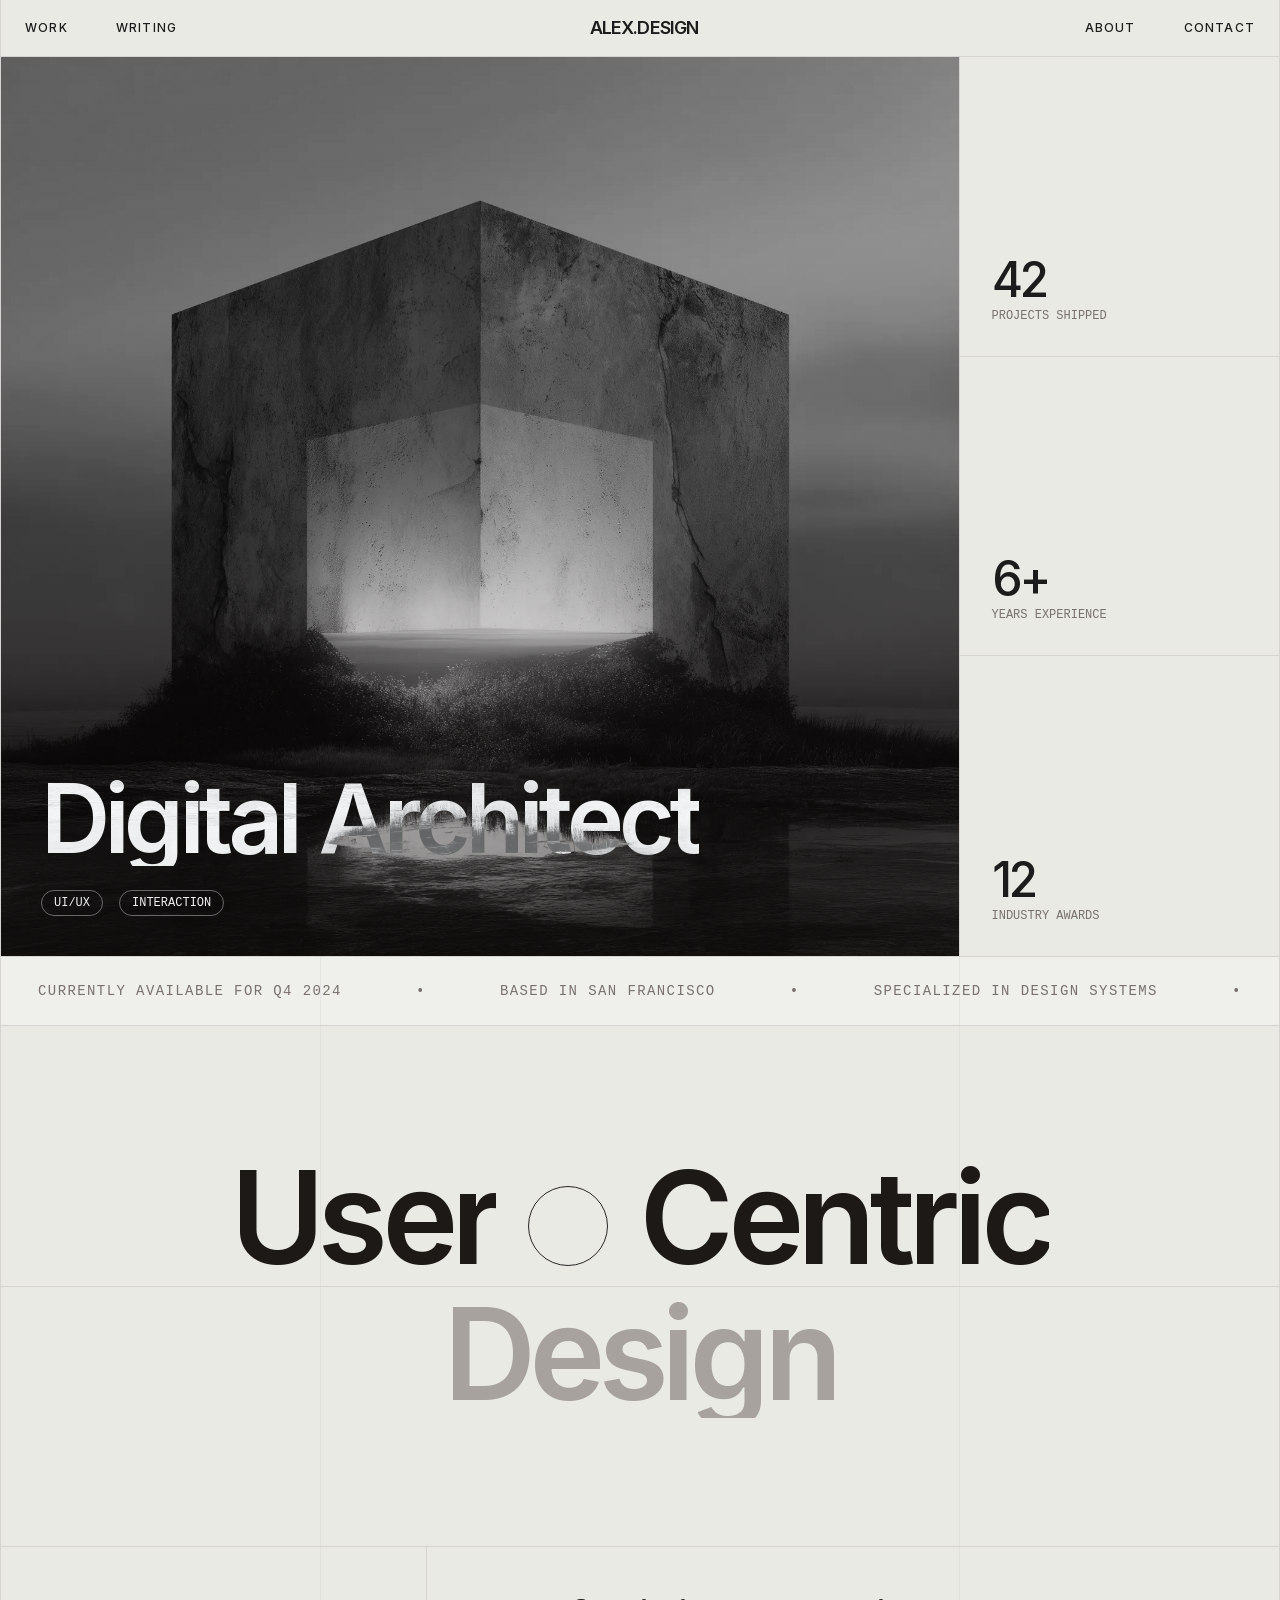
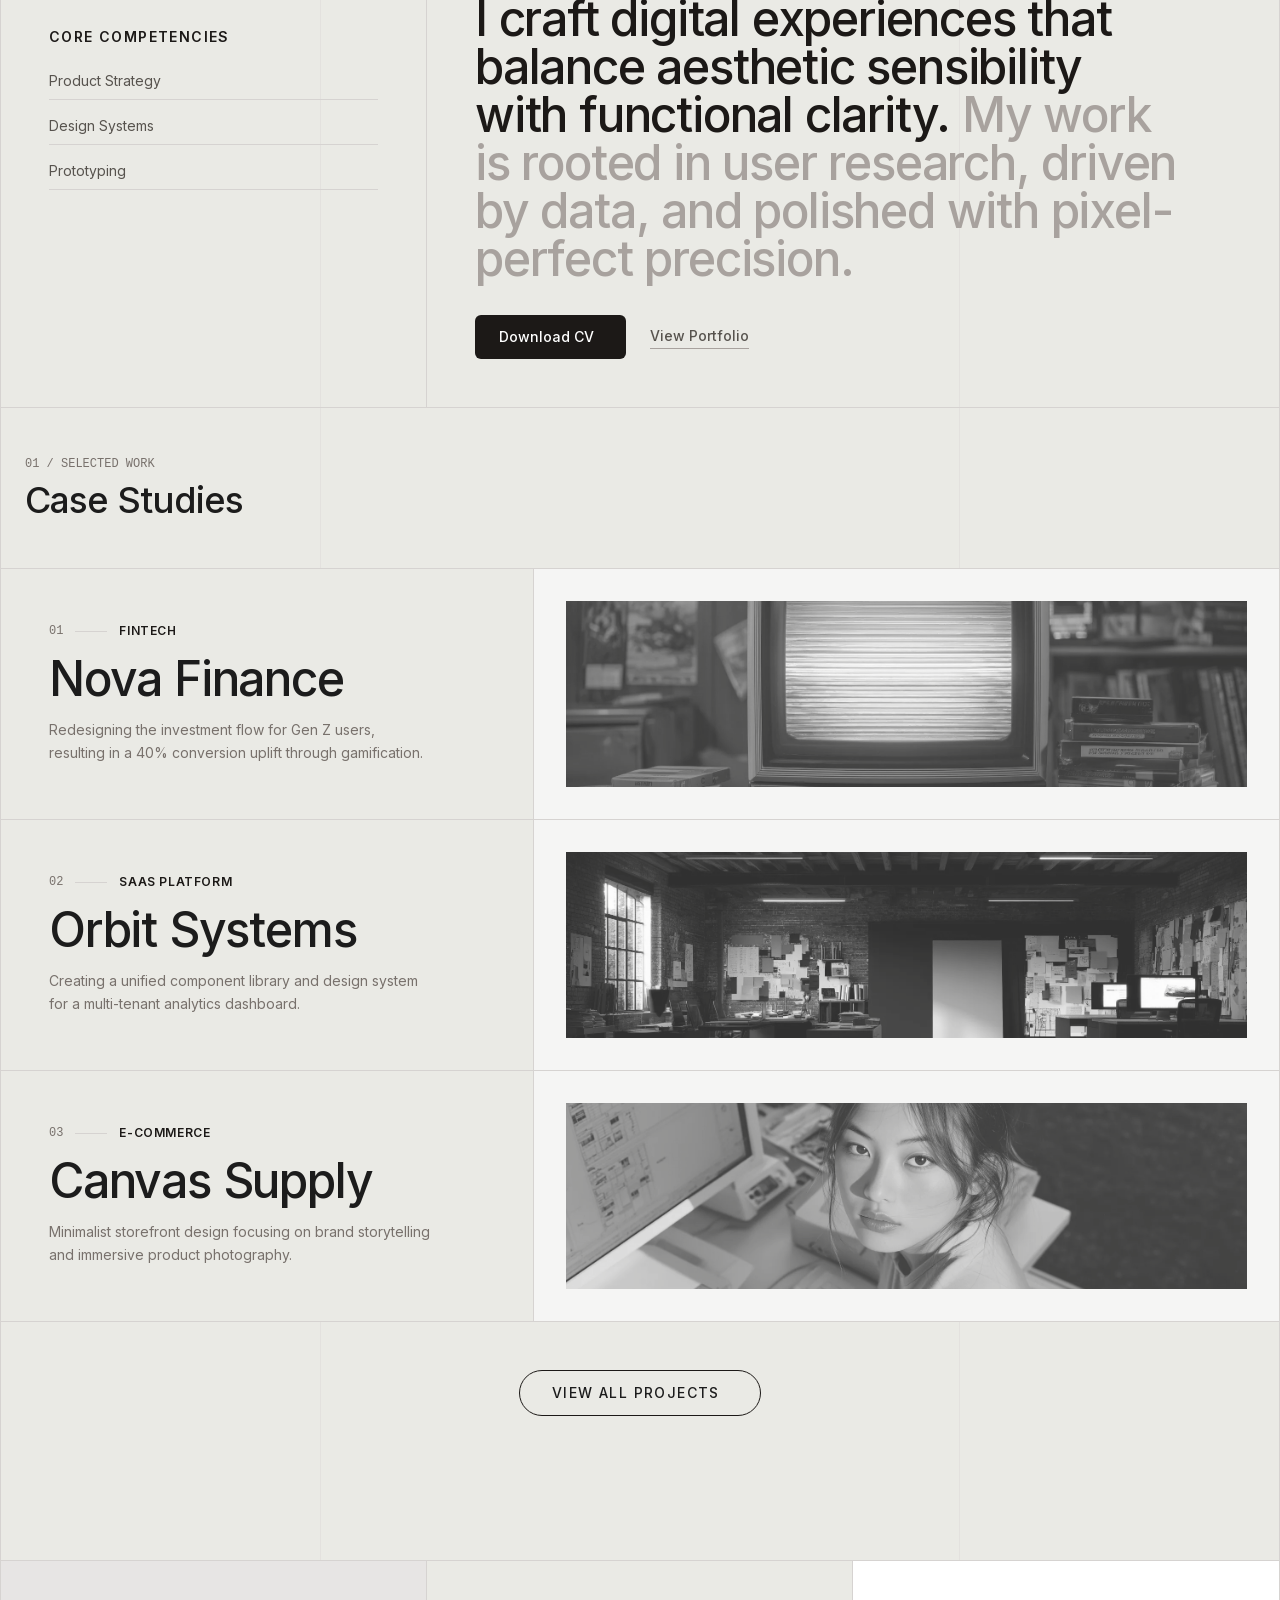
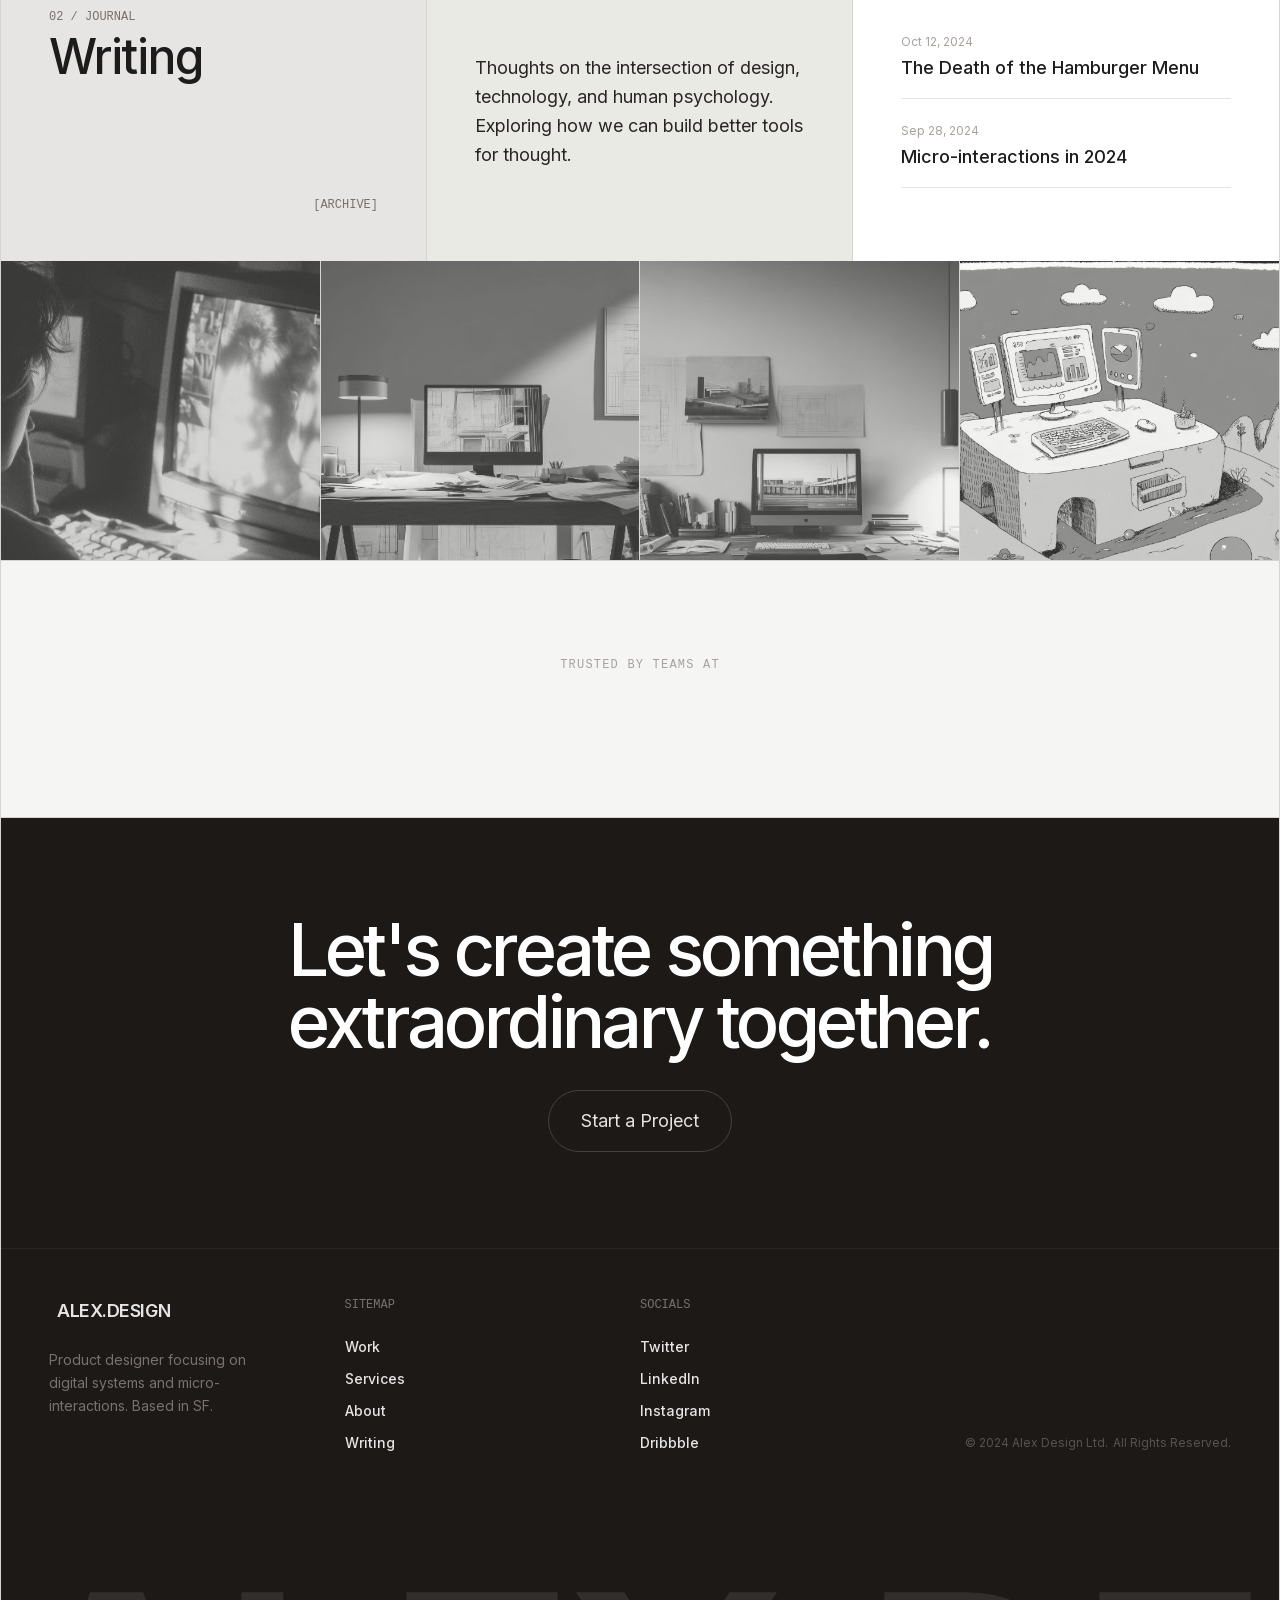
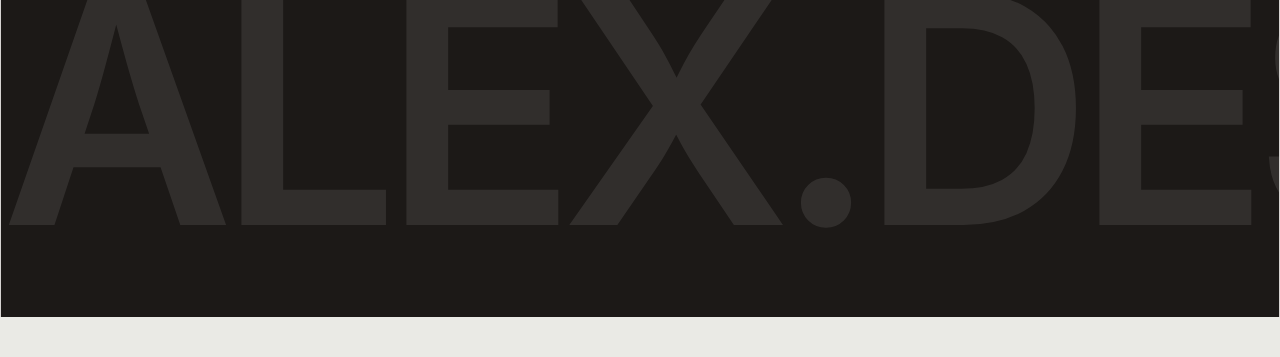
<file: assets/templates/digital-architect.aura.build/index.html>
<html class="scroll-smooth" lang="en"><head><meta charset="utf-8"/>
<meta content="width=device-width, initial-scale=1.0" name="viewport"/>
<title>Portfolio - Product Designer</title>
<script src="assets/resource_3fa48481346f.js"></script>
<script src="assets/iconify-icon_d39ffc6e4c56.js"></script>
<link href="assets/css2_19fd9cc6b396.css" rel="stylesheet"/>
<style>
body { font-family: 'Inter', sans-serif; background-color: #EAEAE5; color: #1C1C1C; overflow-x: hidden; }
/* Base Reveal Animation (Scroll triggered) */
.reveal { opacity: 0; transform: translateY(2rem); transition: all 1s cubic-bezier(0.16, 1, 0.3, 1); }
.reveal.active { opacity: 1; transform: translateY(0); }
/* Masked Text Reveal (For Hero Title) */
.text-reveal-wrapper { overflow: hidden; display: inline-block; vertical-align: bottom; }
.text-reveal-content {
transform: translateY(110%);
opacity: 0;
transition: transform 1.2s cubic-bezier(0.16, 1, 0.3, 1), opacity 1.2s ease;
display: block;
}
.reveal-active .text-reveal-content { transform: translateY(0); opacity: 1; }
/* Stagger Delays */
.delay-100 { transition-delay: 0.1s; }
.delay-200 { transition-delay: 0.2s; }
.delay-300 { transition-delay: 0.3s; }
.delay-500 { transition-delay: 0.5s; }
.delay-700 { transition-delay: 0.7s; }
/* Carousel Fade & Ken Burns */
.carousel-slide { position: absolute; inset: 0; transition: opacity 1.5s ease-in-out; opacity: 0; overflow: hidden; }
.carousel-slide.active { opacity: 1; }
.carousel-slide img { transform: scale(1); transition: transform 10s ease-out; }
.carousel-slide.active img { transform: scale(1.1); }
/* Marquee Animation */
@keyframes marquee {
0% { transform: translateX(0); }
100% { transform: translateX(-50%); }
}
.animate-marquee { display: inline-block; padding-left: 100%; animation: marquee 30s linear infinite; }
/* Add a clone to the HTML for seamless loop or use padding method */
.marquee-container { display: flex; overflow: hidden; user-select: none; }
.marquee-content { flex-shrink: 0; display: flex; justify-content: space-around; min-width: 100%; animation: scroll 40s linear infinite; }
@keyframes scroll {
from { transform: translateX(0); }
to { transform: translateX(-100%); }
}
/* Nav Load Animation */
.nav-load { opacity: 0; transform: translateY(-10px); transition: all 0.8s ease-out; }
.nav-load.loaded { opacity: 1; transform: translateY(0); }
/* Icon Alignment Fix */
iconify-icon { display: inline-flex; align-items: center; justify-content: center; vertical-align: middle; }
/* Utilities */
.no-scrollbar::-webkit-scrollbar { display: none; }
.parallax-element { will-change: transform; }
</style></head>
<body class="antialiased min-h-screen selection:bg-stone-800 selection:text-white pb-10">
<!-- Main Container -->
<div class="max-w-[1400px] mx-auto border-x border-stone-300 relative bg-[#EAEAE5]">
<!-- Vertical Grid Guide Lines -->
<div class="absolute inset-0 pointer-events-none grid grid-cols-1 md:grid-cols-12 gap-0 z-0 h-full w-full">
<div class="hidden md:block md:col-span-3 border-r border-stone-300/40 h-full"></div>
<div class="hidden md:block md:col-span-6 border-r border-stone-300/40 h-full"></div>
<div class="hidden md:block md:col-span-3 h-full"></div>
</div>
<!-- Navigation -->
<header class="relative z-50 border-b border-stone-300 sticky top-0 bg-[#EAEAE5] nav-load">
<div class="flex justify-between items-center px-4 md:px-6 py-5">
<div class="flex items-center gap-12">
<a class="text-xs font-medium tracking-widest uppercase hover:text-stone-500 transition-colors" href="#">Work</a>
<a class="text-xs font-medium tracking-widest uppercase hidden md:block hover:text-stone-500 transition-colors" href="#">Writing</a>
</div>
<div class="absolute left-1/2 -translate-x-1/2 flex items-center gap-2 group cursor-pointer">
<iconify-icon class="text-xl group-hover:rotate-180 transition-transform duration-700" icon="solar:atom-linear"></iconify-icon>
<span class="font-bold tracking-tighter text-lg">ALEX.DESIGN</span>
</div>
<div class="flex items-center gap-12">
<a class="text-xs font-medium tracking-widest uppercase hidden md:block hover:text-stone-500 transition-colors" href="#">About</a>
<a class="text-xs font-medium tracking-widest uppercase hover:text-stone-500 transition-colors" href="#">Contact</a>
</div>
</div>
</header>
<!-- Hero Section -->
<section class="relative z-10 grid grid-cols-1 md:grid-cols-12 border-b border-stone-300 min-h-[900px]">
<!-- Hero Carousel -->
<div class="col-span-1 md:col-span-9 border-b md:border-b-0 md:border-r border-stone-300 relative group overflow-hidden bg-stone-200">
<div class="w-full h-full relative" id="hero-carousel">
<!-- Slide 1 -->
<div class="carousel-slide active">
<img class="w-full h-full object-cover grayscale contrast-125 parallax-img" data-speed="0.05" src="assets/c7fa69dd-d7fb-48f2-a866-ef3663_f6b789593f38.webp"/>
</div>
<!-- Slide 2 -->
<div class="carousel-slide">
<img class="w-full h-full object-cover grayscale contrast-125 parallax-img" data-speed="0.05" src="assets/6c710de5-9712-4c8e-a7db-59ac54_b647957b5aa5.webp"/>
</div>
<!-- Slide 3 -->
<div class="carousel-slide">
<img class="w-full h-full object-cover grayscale contrast-125 parallax-img" data-speed="0.05" src="assets/62cc53b7-3355-4618-b7fa-3283f6_a6d3415bc434.webp"/>
</div>
</div>
<div class="absolute top-0 left-0 w-full h-full bg-gradient-to-b from-transparent to-stone-900/40 pointer-events-none"></div>
<!-- Hero Text -->
<div class="absolute bottom-6 left-6 md:bottom-10 md:left-10 text-white mix-blend-difference z-20">
<h1 class="text-6xl md:text-8xl font-semibold tracking-tighter leading-none mb-2" id="hero-title">
<span class="text-reveal-wrapper"><span class="text-reveal-content delay-200">Digital</span></span>
<span class="text-reveal-wrapper"><span class="text-reveal-content delay-300">Architect</span></span>
</h1>
<div class="mt-6 flex items-center gap-4 reveal delay-500 hero-badge">
<span class="px-3 py-1 border border-white/40 rounded-full text-xs font-mono uppercase backdrop-blur-md">UI/UX</span>
<span class="px-3 py-1 border border-white/40 rounded-full text-xs font-mono uppercase backdrop-blur-md">Interaction</span>
</div>
</div>
</div>
<!-- Stats Column (Staggered Load) -->
<div class="col-span-1 md:col-span-3 grid grid-rows-3 h-full min-h-[400px]">
<!-- Stat 1 -->
<div class="row-span-1 border-b border-stone-300 p-8 flex flex-col justify-between reveal delay-500 hero-stat group hover:bg-white transition-colors">
<iconify-icon class="text-3xl text-stone-400 group-hover:text-stone-800 transition-colors" icon="solar:layers-minimalistic-linear"></iconify-icon>
<div>
<h2 class="text-5xl font-medium tracking-tighter">42</h2>
<span class="text-xs font-mono text-stone-500 mt-1 block">PROJECTS SHIPPED</span>
</div>
</div>
<!-- Stat 2 -->
<div class="row-span-1 border-b border-stone-300 p-8 flex flex-col justify-between reveal delay-700 hero-stat group hover:bg-white transition-colors">
<iconify-icon class="text-3xl text-stone-400 group-hover:text-stone-800 transition-colors" icon="solar:clock-circle-linear"></iconify-icon>
<div>
<h2 class="text-5xl font-medium tracking-tighter">6+</h2>
<span class="text-xs font-mono text-stone-500 mt-1 block">YEARS EXPERIENCE</span>
</div>
</div>
<!-- Stat 3 -->
<div class="row-span-1 p-8 flex flex-col justify-between reveal delay-700 hero-stat group hover:bg-white transition-colors relative overflow-hidden">
<iconify-icon class="text-3xl text-stone-400 group-hover:text-stone-800 transition-colors" icon="solar:cup-star-linear"></iconify-icon>
<div>
<h2 class="text-5xl font-medium tracking-tighter">12</h2>
<span class="text-xs font-mono text-stone-500 mt-1 block">INDUSTRY AWARDS</span>
</div>
<div class="absolute top-4 right-4 animate-spin-slow">
<iconify-icon class="text-stone-200 text-6xl opacity-0 group-hover:opacity-100 transition-opacity duration-700" icon="solar:star-fall-linear"></iconify-icon>
</div>
</div>
</div>
</section>
<!-- Marquee / Divider -->
<div class="border-b border-stone-300 overflow-hidden py-6 bg-stone-100/50">
<div class="marquee-container">
<div class="marquee-content">
<span class="text-sm font-mono uppercase tracking-widest text-stone-500 mx-8">Currently available for Q4 2024</span>
<span class="text-sm font-mono uppercase tracking-widest text-stone-500 mx-8">•</span>
<span class="text-sm font-mono uppercase tracking-widest text-stone-500 mx-8">Based in San Francisco</span>
<span class="text-sm font-mono uppercase tracking-widest text-stone-500 mx-8">•</span>
<span class="text-sm font-mono uppercase tracking-widest text-stone-500 mx-8">Specialized in Design Systems</span>
<span class="text-sm font-mono uppercase tracking-widest text-stone-500 mx-8">•</span>
</div>
<!-- Duplicate for seamless loop -->
<div class="marquee-content">
<span class="text-sm font-mono uppercase tracking-widest text-stone-500 mx-8">Currently available for Q4 2024</span>
<span class="text-sm font-mono uppercase tracking-widest text-stone-500 mx-8">•</span>
<span class="text-sm font-mono uppercase tracking-widest text-stone-500 mx-8">Based in San Francisco</span>
<span class="text-sm font-mono uppercase tracking-widest text-stone-500 mx-8">•</span>
<span class="text-sm font-mono uppercase tracking-widest text-stone-500 mx-8">Specialized in Design Systems</span>
<span class="text-sm font-mono uppercase tracking-widest text-stone-500 mx-8">•</span>
</div>
</div>
</div>
<!-- Typography Banner -->
<section class="relative z-10 py-32 border-b border-stone-300 overflow-hidden">
<div class="flex flex-col items-center gap-2 reveal">
<div class="flex items-center gap-4 md:gap-8">
<h1 class="text-6xl md:text-8xl lg:text-9xl font-semibold tracking-tighter text-stone-900">
<span class="text-reveal-wrapper"><span class="text-reveal-content text-stone-900">User</span></span>
</h1>
<div class="w-12 h-12 md:w-20 md:h-20 border border-stone-800 rounded-full flex items-center justify-center mt-2 md:mt-4 bg-transparent hover:bg-stone-900 hover:text-white transition-all duration-500">
<iconify-icon class="text-2xl md:text-4xl" icon="solar:arrow-down-linear"></iconify-icon>
</div>
<h1 class="text-6xl md:text-8xl lg:text-9xl font-semibold tracking-tighter text-stone-900">
<span class="text-reveal-wrapper"><span class="text-reveal-content delay-100 text-stone-900">Centric</span></span>
</h1>
</div>
<h1 class="text-6xl md:text-8xl lg:text-9xl font-semibold tracking-tighter text-stone-400">
<span class="text-reveal-wrapper"><span class="text-reveal-content delay-200">Design</span></span>
</h1>
</div>
<div class="absolute top-1/2 left-0 w-full h-px bg-stone-300 -z-10"></div>
<!-- Parallax Decoration -->
<div class="absolute top-10 right-[10%] opacity-20 parallax-element" data-speed="-0.02">
<iconify-icon class="text-9xl" icon="solar:record-circle-linear"></iconify-icon>
</div>
</section>
<!-- Intro / Bio Section -->
<section class="relative z-10 grid grid-cols-1 md:grid-cols-12 border-b border-stone-300">
<!-- Left Meta -->
<div class="col-span-1 md:col-span-4 p-8 md:p-12 flex flex-col justify-between min-h-[400px] border-b md:border-b-0 md:border-r border-stone-300 reveal">
<div class="flex flex-col gap-8">
<iconify-icon class="text-5xl text-stone-800" icon="solar:scanner-linear"></iconify-icon>
<div>
<h3 class="text-sm font-bold uppercase tracking-widest text-stone-900 mb-6">Core Competencies</h3>
<div class="space-y-4">
<div class="flex items-center justify-between border-b border-stone-300 pb-2">
<span class="text-sm text-stone-600">Product Strategy</span>
<iconify-icon class="text-stone-400 text-lg" icon="solar:check-circle-linear"></iconify-icon>
</div>
<div class="flex items-center justify-between border-b border-stone-300 pb-2">
<span class="text-sm text-stone-600">Design Systems</span>
<iconify-icon class="text-stone-400 text-lg" icon="solar:check-circle-linear"></iconify-icon>
</div>
<div class="flex items-center justify-between border-b border-stone-300 pb-2">
<span class="text-sm text-stone-600">Prototyping</span>
<iconify-icon class="text-stone-400 text-lg" icon="solar:check-circle-linear"></iconify-icon>
</div>
</div>
</div>
</div>
</div>
<!-- Right Content -->
<div class="col-span-1 md:col-span-8 p-8 md:p-12 md:pr-24 flex flex-col justify-center reveal delay-100">
<h2 class="text-3xl md:text-5xl font-medium tracking-tight leading-tight text-stone-900 mb-8">
                    I craft digital experiences that balance aesthetic sensibility with functional clarity. 
                    <span class="text-stone-400">My work is rooted in user research, driven by data, and polished with pixel-perfect precision.</span>
</h2>
<div class="flex gap-6 items-center">
<button class="px-6 py-3 bg-stone-900 text-white rounded-md text-sm font-medium hover:bg-stone-700 transition-all flex items-center gap-2 group">
                        Download CV
                        <iconify-icon class="text-lg group-hover:translate-y-1 transition-transform" icon="solar:file-download-linear"></iconify-icon>
</button>
<a class="text-sm font-medium text-stone-600 hover:text-stone-900 border-b border-stone-400 hover:border-stone-900 pb-0.5 transition-colors" href="#work">View Portfolio</a>
</div>
</div>
</section>
<!-- Selected Projects (List View) -->
<section class="relative z-10 py-12" id="work">
<div class="px-4 md:px-6 mb-12 flex justify-between items-end reveal">
<div>
<span class="text-xs font-mono uppercase text-stone-500 mb-2 block">01 / Selected Work</span>
<h3 class="text-4xl font-medium tracking-tight">Case Studies</h3>
</div>
<iconify-icon class="text-3xl text-stone-400" icon="solar:arrow-right-down-linear"></iconify-icon>
</div>
<!-- Project 1 -->
<div class="group border-y border-stone-300 bg-[#EAEAE5] hover:bg-white transition-colors duration-500 cursor-pointer overflow-hidden">
<div class="max-w-[1400px] mx-auto grid grid-cols-1 md:grid-cols-12 min-h-[250px]">
<div class="col-span-1 md:col-span-5 p-8 md:p-12 border-r border-stone-300/0 md:border-stone-300 reveal flex flex-col justify-center">
<div class="flex items-center gap-3 mb-4">
<span class="text-xs font-mono text-stone-500">01</span>
<div class="h-px w-8 bg-stone-300"></div>
<span class="text-xs font-bold uppercase tracking-wider text-stone-900">Fintech</span>
</div>
<h4 class="text-4xl md:text-5xl font-medium tracking-tight mb-4 group-hover:translate-x-2 transition-transform duration-500">Nova Finance</h4>
<p class="text-stone-500 text-sm leading-relaxed max-w-sm">Redesigning the investment flow for Gen Z users, resulting in a 40% conversion uplift through gamification.</p>
</div>
<div class="col-span-7 hidden md:block relative overflow-hidden">
<div class="absolute inset-0 bg-stone-100 flex items-center justify-center p-8">
<img class="w-full h-full object-cover grayscale opacity-80 group-hover:scale-105 group-hover:grayscale-0 transition-all duration-700" src="assets/4b7d31e6-5b45-47eb-9853-96bbb9_bf1aa5f9d2cf.webp"/>
</div>
</div>
</div>
</div>
<!-- Project 2 -->
<div class="group border-b border-stone-300 bg-[#EAEAE5] hover:bg-white transition-colors duration-500 cursor-pointer overflow-hidden">
<div class="max-w-[1400px] mx-auto grid grid-cols-1 md:grid-cols-12 min-h-[250px]">
<div class="col-span-1 md:col-span-5 p-8 md:p-12 border-r border-stone-300/0 md:border-stone-300 reveal flex flex-col justify-center">
<div class="flex items-center gap-3 mb-4">
<span class="text-xs font-mono text-stone-500">02</span>
<div class="h-px w-8 bg-stone-300"></div>
<span class="text-xs font-bold uppercase tracking-wider text-stone-900">SaaS Platform</span>
</div>
<h4 class="text-4xl md:text-5xl font-medium tracking-tight mb-4 group-hover:translate-x-2 transition-transform duration-500">Orbit Systems</h4>
<p class="text-stone-500 text-sm leading-relaxed max-w-sm">Creating a unified component library and design system for a multi-tenant analytics dashboard.</p>
</div>
<div class="col-span-7 hidden md:block relative overflow-hidden">
<div class="absolute inset-0 bg-stone-100 flex items-center justify-center p-8">
<img class="w-full h-full object-cover grayscale opacity-80 group-hover:scale-105 group-hover:grayscale-0 transition-all duration-700" src="assets/5ea5c0e9-3047-467a-9eaf-e49f65_6a6f021d85c6.webp"/>
</div>
</div>
</div>
</div>
<!-- Project 3 -->
<div class="group border-b border-stone-300 bg-[#EAEAE5] hover:bg-white transition-colors duration-500 cursor-pointer overflow-hidden">
<div class="max-w-[1400px] mx-auto grid grid-cols-1 md:grid-cols-12 min-h-[250px]">
<div class="col-span-1 md:col-span-5 p-8 md:p-12 border-r border-stone-300/0 md:border-stone-300 reveal flex flex-col justify-center">
<div class="flex items-center gap-3 mb-4">
<span class="text-xs font-mono text-stone-500">03</span>
<div class="h-px w-8 bg-stone-300"></div>
<span class="text-xs font-bold uppercase tracking-wider text-stone-900">E-Commerce</span>
</div>
<h4 class="text-4xl md:text-5xl font-medium tracking-tight mb-4 group-hover:translate-x-2 transition-transform duration-500">Canvas Supply</h4>
<p class="text-stone-500 text-sm leading-relaxed max-w-sm">Minimalist storefront design focusing on brand storytelling and immersive product photography.</p>
</div>
<div class="col-span-7 hidden md:block relative overflow-hidden">
<div class="absolute inset-0 bg-stone-100 flex items-center justify-center p-8">
<img class="w-full h-full object-cover grayscale opacity-80 group-hover:scale-105 group-hover:grayscale-0 transition-all duration-700" src="assets/ddab06d9-9060-42a5-9052-32121a_7062a2506669.webp"/>
</div>
</div>
</div>
</div>
<div class="flex justify-center mt-12 reveal">
<a class="inline-flex items-center gap-2 text-sm font-medium uppercase tracking-widest border border-stone-900 rounded-full px-8 py-3 hover:bg-stone-900 hover:text-white transition-all" href="#">
                    View All Projects
                    <iconify-icon class="text-lg" icon="solar:arrow-right-linear"></iconify-icon>
</a>
</div>
</section>
<!-- Blog / Writing Section Header -->
<section class="relative z-10 grid grid-cols-1 md:grid-cols-12 border-t border-stone-300 mt-24">
<!-- Title -->
<div class="col-span-1 md:col-span-4 p-8 md:p-12 border-b md:border-b-0 md:border-r border-stone-300 flex flex-col justify-between min-h-[300px] reveal bg-stone-200">
<div>
<span class="text-xs font-mono uppercase text-stone-500 mb-2 block">02 / Journal</span>
<h2 class="text-5xl font-medium tracking-tight">Writing</h2>
</div>
<div class="flex items-end justify-between">
<iconify-icon class="text-5xl text-stone-800" icon="solar:pen-new-square-linear"></iconify-icon>
<span class="text-xs font-mono text-stone-500">[ARCHIVE]</span>
</div>
</div>
<!-- Description -->
<div class="col-span-1 md:col-span-8 grid grid-cols-1 md:grid-cols-2">
<div class="p-8 md:p-12 border-b md:border-b-0 md:border-r border-stone-300 flex items-center reveal delay-100">
<p class="text-lg leading-relaxed text-stone-800">
                        Thoughts on the intersection of design, technology, and human psychology. Exploring how we can build better tools for thought.
                    </p>
</div>
<div class="p-8 md:p-12 flex flex-col justify-center gap-6 reveal delay-200 bg-white">
<a class="group flex items-start justify-between border-b border-stone-200 pb-4" href="#">
<div>
<span class="text-xs text-stone-400 mb-1 block">Oct 12, 2024</span>
<h4 class="text-lg font-medium group-hover:text-stone-600 transition-colors">The Death of the Hamburger Menu</h4>
</div>
<iconify-icon class="text-stone-300 text-xl group-hover:text-stone-900 transition-all" icon="solar:arrow-right-up-linear"></iconify-icon>
</a>
<a class="group flex items-start justify-between border-b border-stone-200 pb-4" href="#">
<div>
<span class="text-xs text-stone-400 mb-1 block">Sep 28, 2024</span>
<h4 class="text-lg font-medium group-hover:text-stone-600 transition-colors">Micro-interactions in 2024</h4>
</div>
<iconify-icon class="text-stone-300 text-xl group-hover:text-stone-900 transition-all" icon="solar:arrow-right-up-linear"></iconify-icon>
</a>
</div>
</div>
</section>
<!-- Image Grid Parallax -->
<section class="relative z-10 grid grid-cols-2 md:grid-cols-4 border-b border-stone-300 h-[300px] overflow-hidden">
<img class="w-full h-[120%] object-cover grayscale opacity-80 border-r border-stone-300 parallax-img" data-speed="0.05" src="assets/ede50f82-0ad0-4579-a4ae-3a9428_fd09ad4bf2a1.jpg"/>
<img class="w-full h-[120%] object-cover grayscale opacity-80 border-r border-stone-300 parallax-img" data-speed="0.08" src="assets/e9d001f3-ebe3-45c2-b556-b53a55_6b8718ffa723.jpg"/>
<img class="w-full h-[120%] object-cover grayscale opacity-80 border-r border-stone-300 parallax-img" data-speed="0.03" src="assets/87e5e02b-a5b6-43ff-b9a4-5e299f_665111a88a86.jpg"/>
<img class="w-full h-[120%] object-cover grayscale opacity-80 parallax-img" data-speed="0.1" src="assets/2700a02e-2471-497e-8ca2-3196fc_50242a508302.webp"/>
</section>
<!-- Client List -->
<section class="relative z-10 border-b border-stone-300 py-24 bg-stone-100">
<div class="text-center mb-12">
<span class="text-xs font-mono uppercase text-stone-400 tracking-widest">Trusted by teams at</span>
</div>
<!-- Simple Icons as Logos -->
<div class="grid grid-cols-2 md:grid-cols-4 gap-12 md:gap-20 px-8 justify-items-center items-center opacity-50 grayscale hover:grayscale-0 transition-all duration-700">
<div class="reveal">
<iconify-icon class="text-stone-900" height="36" icon="simple-icons:airbnb"></iconify-icon>
</div>
<div class="reveal delay-100">
<iconify-icon class="text-stone-900" height="36" icon="simple-icons:spotify"></iconify-icon>
</div>
<div class="reveal delay-200">
<iconify-icon class="text-stone-900" height="36" icon="simple-icons:notion"></iconify-icon>
</div>
<div class="reveal delay-300">
<iconify-icon class="text-stone-900" height="36" icon="simple-icons:linear"></iconify-icon>
</div>
</div>
</section>
<!-- Balanced Footer -->
<footer class="relative z-10 bg-stone-900 text-stone-200 pt-24 pb-12">
<!-- Top CTA Section -->
<div class="px-6 md:px-12 mb-24 text-center">
<div class="reveal">
<h2 class="text-5xl md:text-7xl font-medium tracking-tighter mb-8 text-white">Let's create something<br/>extraordinary together.</h2>
<a class="inline-block border border-stone-700 rounded-full px-8 py-4 text-lg hover:bg-white hover:text-stone-900 transition-all duration-300" href="mailto:hello@alex.design">
                        Start a Project
                    </a>
</div>
</div>
<div class="border-t border-stone-800 w-full mb-12"></div>
<!-- Balanced Grid -->
<div class="grid grid-cols-1 md:grid-cols-12 px-6 md:px-12 gap-12 md:gap-0">
<!-- Column 1: Brand -->
<div class="col-span-1 md:col-span-3">
<div class="flex items-center gap-2 mb-6">
<iconify-icon class="text-xl" icon="solar:atom-linear"></iconify-icon>
<span class="font-bold tracking-tight text-lg">ALEX.DESIGN</span>
</div>
<p class="text-stone-500 text-sm leading-relaxed max-w-[200px]">
                        Product designer focusing on digital systems and micro-interactions. Based in SF.
                    </p>
</div>
<!-- Column 2: Sitemap -->
<div class="col-span-1 md:col-span-3">
<h4 class="text-xs font-mono uppercase text-stone-500 mb-6">Sitemap</h4>
<ul class="space-y-3 text-sm font-medium">
<li><a class="hover:text-white transition-colors" href="#">Work</a></li>
<li><a class="hover:text-white transition-colors" href="#">Services</a></li>
<li><a class="hover:text-white transition-colors" href="#">About</a></li>
<li><a class="hover:text-white transition-colors" href="#">Writing</a></li>
</ul>
</div>
<!-- Column 3: Socials -->
<div class="col-span-1 md:col-span-3">
<h4 class="text-xs font-mono uppercase text-stone-500 mb-6">Socials</h4>
<ul class="space-y-3 text-sm font-medium">
<li><a class="hover:text-white transition-colors flex items-center gap-2" href="#">Twitter <iconify-icon class="text-xs text-stone-600" icon="solar:arrow-right-up-linear"></iconify-icon></a></li>
<li><a class="hover:text-white transition-colors flex items-center gap-2" href="#">LinkedIn <iconify-icon class="text-xs text-stone-600" icon="solar:arrow-right-up-linear"></iconify-icon></a></li>
<li><a class="hover:text-white transition-colors flex items-center gap-2" href="#">Instagram <iconify-icon class="text-xs text-stone-600" icon="solar:arrow-right-up-linear"></iconify-icon></a></li>
<li><a class="hover:text-white transition-colors flex items-center gap-2" href="#">Dribbble <iconify-icon class="text-xs text-stone-600" icon="solar:arrow-right-up-linear"></iconify-icon></a></li>
</ul>
</div>
<!-- Column 4: Meta -->
<div class="col-span-1 md:col-span-3 flex flex-col justify-between h-full">
<div class="text-right hidden md:block">
<iconify-icon class="text-4xl text-stone-800" icon="solar:globe-linear"></iconify-icon>
</div>
<div class="text-left md:text-right mt-4 md:mt-0">
<span class="text-xs text-stone-600">© 2024 Alex Design Ltd.</span>
<span class="text-xs text-stone-600">All Rights Reserved.</span>
</div>
</div>
</div>
<!-- Big Text Footer -->
<div class="mt-24 text-center opacity-10 pointer-events-none select-none overflow-hidden">
<span class="text-[12rem] md:text-[20rem] font-bold leading-none tracking-tighter whitespace-nowrap">ALEX.DESIGN</span>
</div>
</footer>
</div>
<script>
        // Intersection Observer for Reveals
        document.addEventListener('DOMContentLoaded', () => {
            
            // 1. Initial Hero Animations (Triggered on Load)
            setTimeout(() => {
                document.querySelector('header').classList.add('loaded');
            }, 100);

            // Trigger Hero Title Text Reveal
            setTimeout(() => {
                const heroTitle = document.getElementById('hero-title');
                if(heroTitle) heroTitle.classList.add('reveal-active');
            }, 500);

            // Trigger Hero Badge & Stats manually so they don't wait for scroll
            setTimeout(() => {
                document.querySelectorAll('.hero-badge, .hero-stat').forEach(el => {
                    el.classList.add('active');
                });
            }, 500);

            // 2. Scroll Observer for the rest of the page
            const observerOptions = {
                root: null,
                rootMargin: '0px',
                threshold: 0.15
            };

            const observer = new IntersectionObserver((entries) => {
                entries.forEach(entry => {
                    if (entry.isIntersecting) {
                        entry.target.classList.add('active');
                        // Add reveal-active to children if they exist (for text reveals)
                        const textWrappers = entry.target.querySelectorAll('.text-reveal-wrapper');
                        if(textWrappers.length > 0 || entry.target.classList.contains('text-reveal-wrapper')) {
                            entry.target.classList.add('reveal-active');
                        }
                        // Handle internal text reveal wrappers specifically
                        if(entry.target.tagName === 'H1') { // Catch specific typography section headers
                             entry.target.classList.add('reveal-active');
                        }
                    }
                });
            }, observerOptions);

            document.querySelectorAll('.reveal').forEach(el => observer.observe(el));
            // Observe custom text reveal sections
            document.querySelectorAll('h1').forEach(el => {
                if(el.querySelector('.text-reveal-content')) observer.observe(el);
            });

            // 3. Carousel Logic
            const slides = document.querySelectorAll('.carousel-slide');
            let currentSlide = 0;
            
            setInterval(() => {
                slides[currentSlide].classList.remove('active');
                currentSlide = (currentSlide + 1) % slides.length;
                slides[currentSlide].classList.add('active');
            }, 5000);

            // 4. Parallax Logic
            window.addEventListener('scroll', () => {
                const scrolled = window.scrollY;
                document.querySelectorAll('.parallax-img').forEach((el) => {
                    const speed = el.dataset.speed || 0.1;
                    el.style.transform = `translateY(${scrolled * speed}px)`;
                });
                
                document.querySelectorAll('.parallax-element').forEach((el) => {
                    const speed = el.dataset.speed || 0.1;
                    el.style.transform = `translateY(${scrolled * speed}px)`;
                });
            });
        });
    </script>
<script data-img-fallback-handler="">!function(){var f=["https://hoirqrkdgbmvpwutwuwj.supabase.co/storage/v1/object/public/assets/assets/917d6f93-fb36-439a-8c48-884b67b35381_1600w.jpg","https://hoirqrkdgbmvpwutwuwj.supabase.co/storage/v1/object/public/assets/assets/4734259a-bad7-422f-981e-ce01e79184f2_1600w.jpg","https://hoirqrkdgbmvpwutwuwj.supabase.co/storage/v1/object/public/assets/assets/c543a9e1-f226-4ced-80b0-feb8445a75b9_1600w.jpg","https://hoirqrkdgbmvpwutwuwj.supabase.co/storage/v1/object/public/assets/assets/5bab247f-35d9-400d-a82b-fd87cfe913d2_1600w.webp","https://hoirqrkdgbmvpwutwuwj.supabase.co/storage/v1/object/public/assets/assets/30104e3c-5eea-4b93-93e9-5313698a7156_1600w.webp"],h=new Set;function g(s){for(var x=0,i=0;i<s.length;i++)x=(x<<5)-x+s.charCodeAt(i)|0;return f[Math.abs(x)%f.length]}function r(t){var s=t.src;if(s&&!h.has(s)){h.add(s);t.src=g(s)}}window.addEventListener("error",function(e){var t=e.target;if(t&&t.tagName==="IMG")r(t)},!0);function c(){document.querySelectorAll("img").forEach(function(i){if(i.complete&&!i.naturalWidth&&i.src)r(i)})}if(document.readyState==="loading")document.addEventListener("DOMContentLoaded",c);else c()}()</script></body></html>
</file>
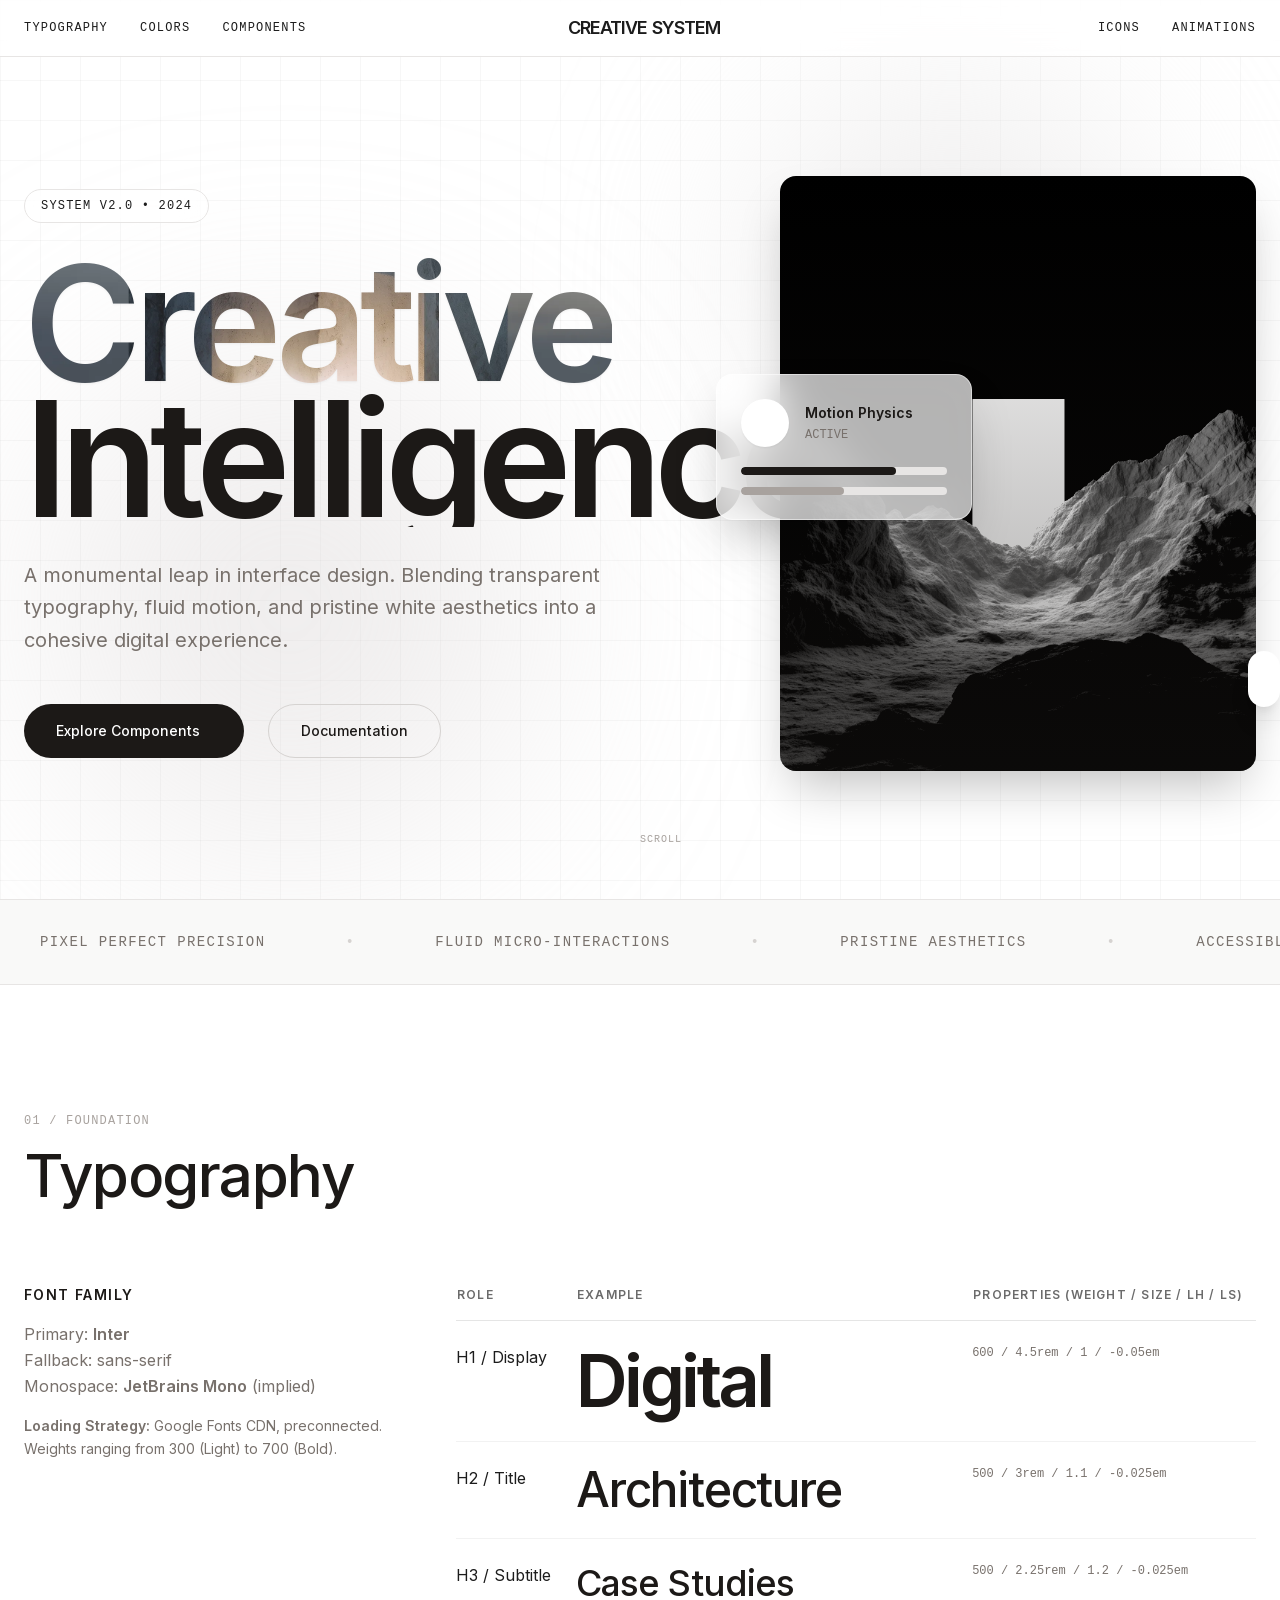
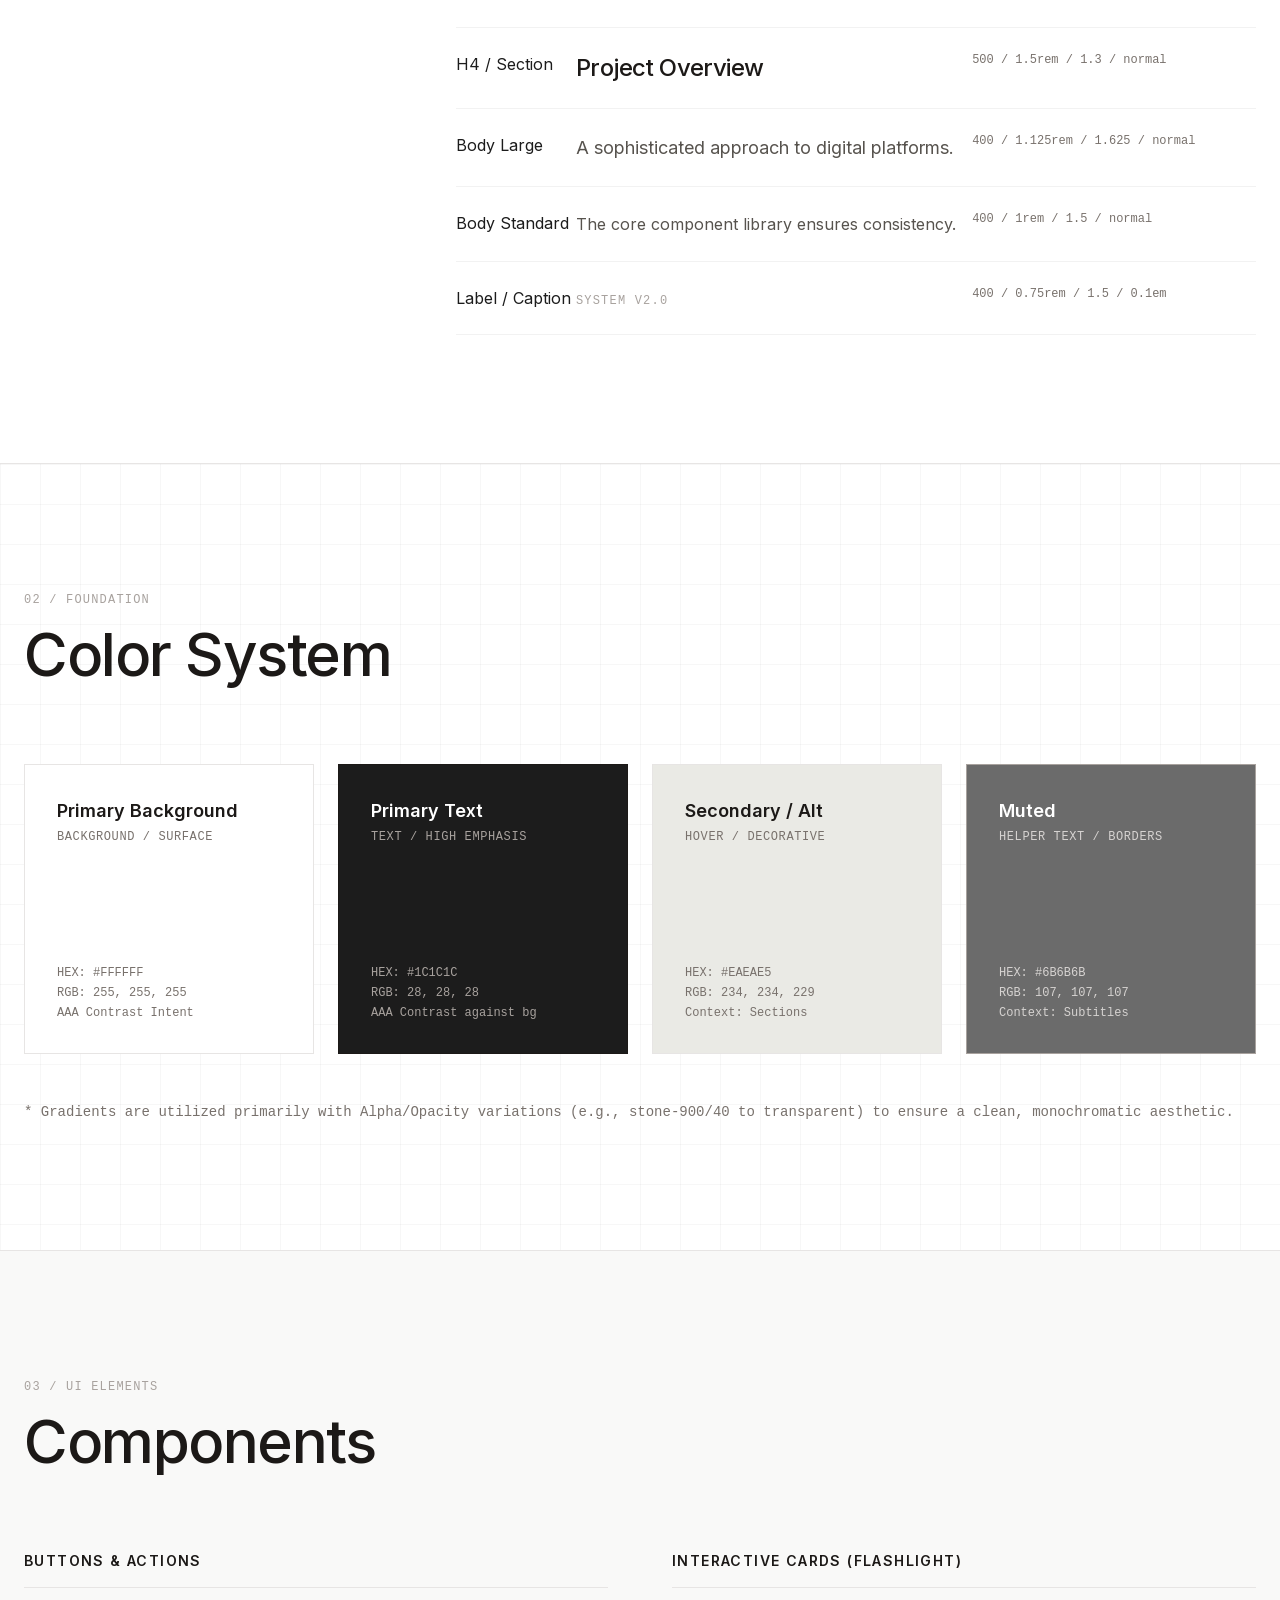
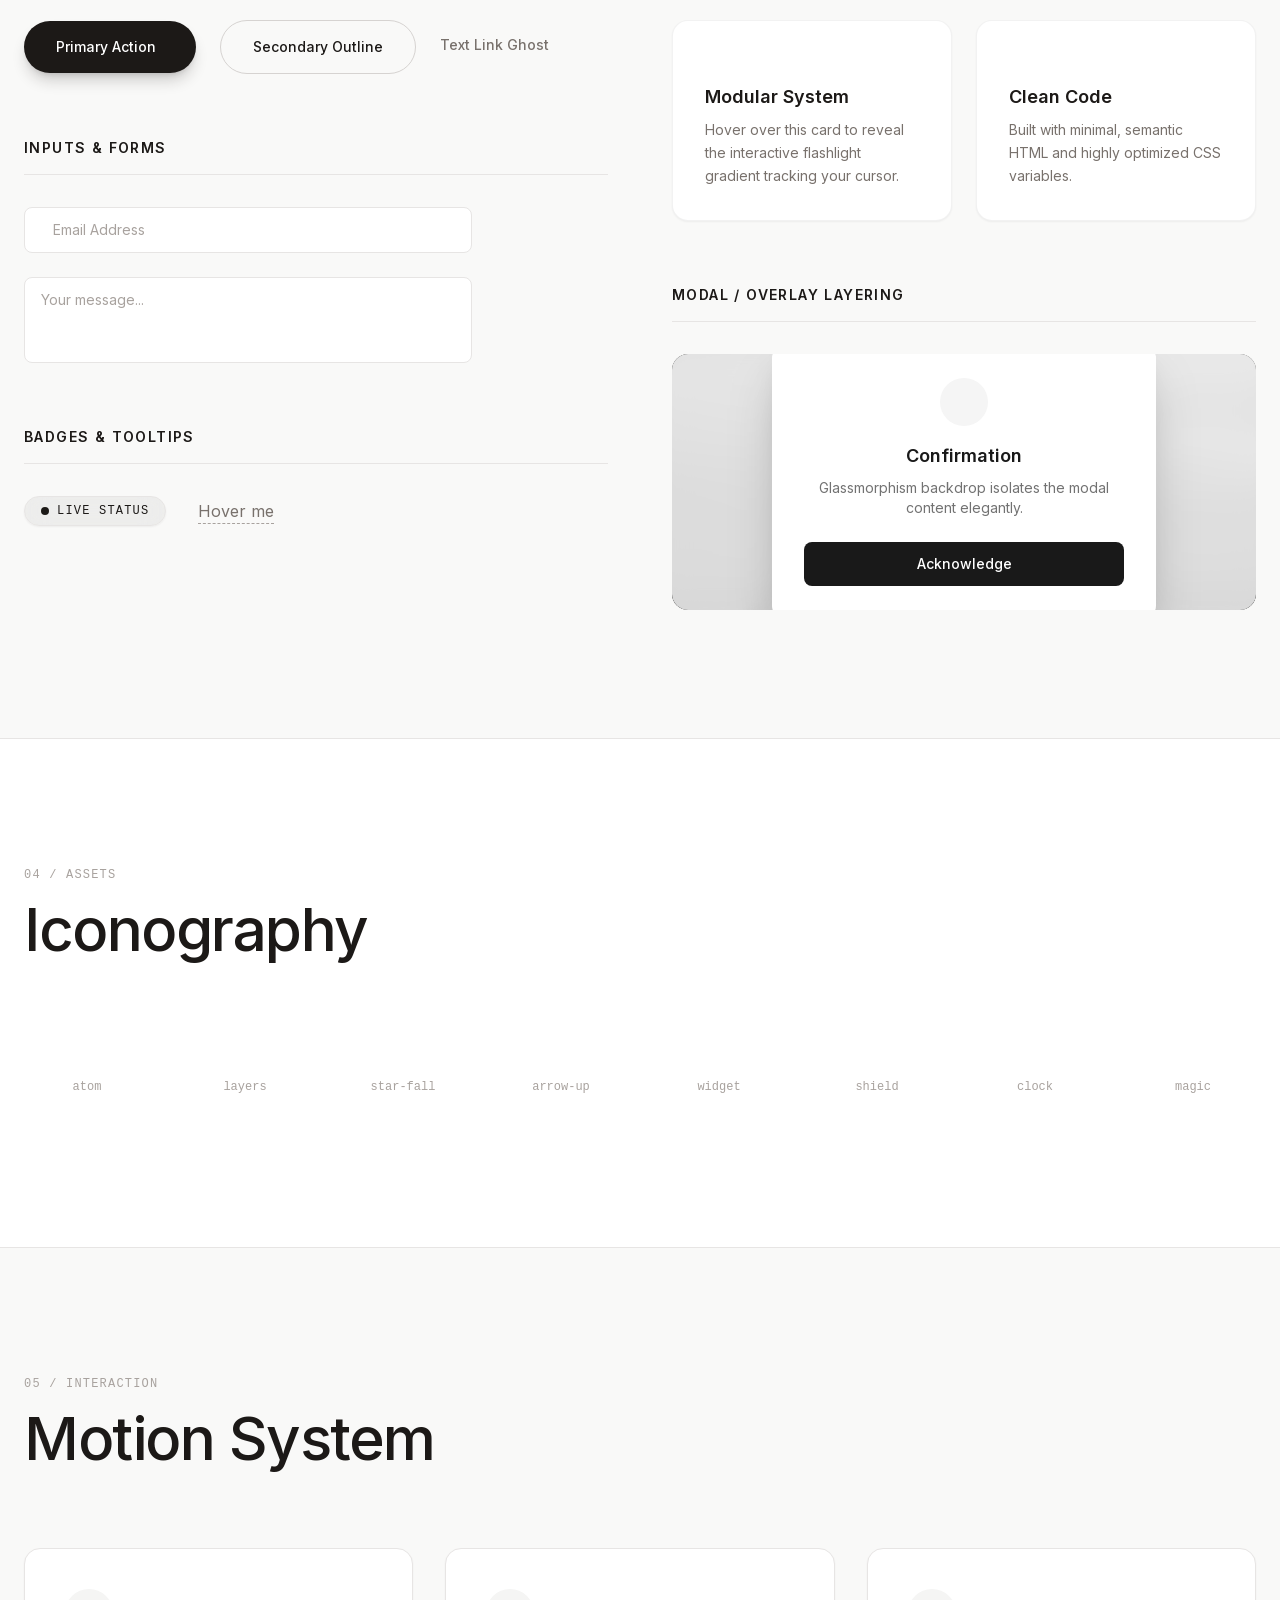
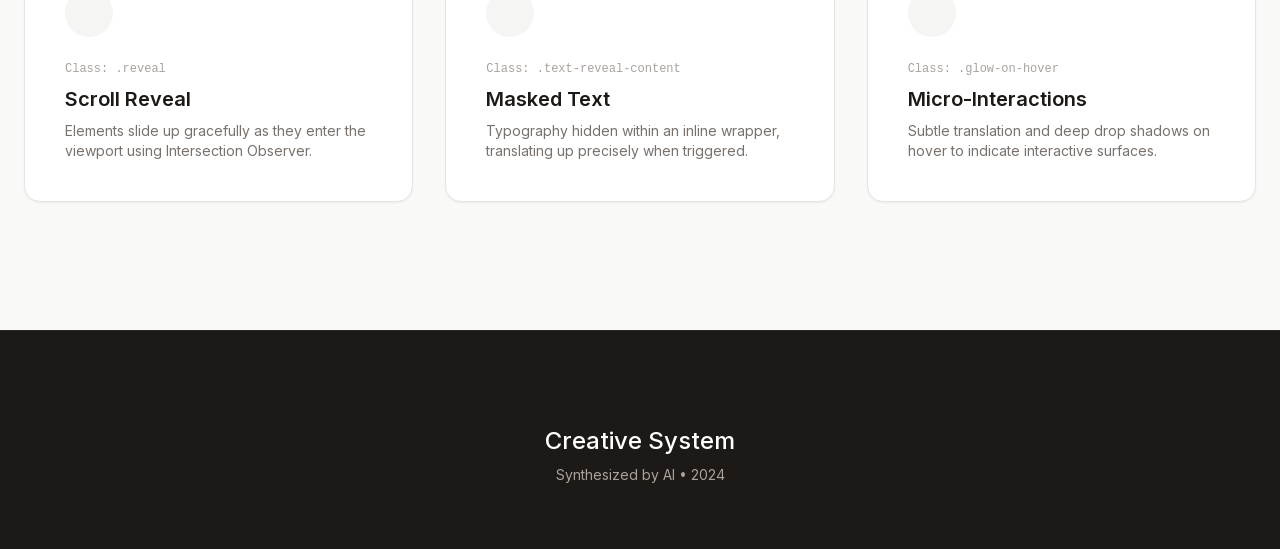
<file: assets/design_system_gemini.html>
<!DOCTYPE html>
<html class="scroll-smooth" lang="en">
<head>
    <meta charset="utf-8" />
    <meta content="width=device-width, initial-scale=1.0" name="viewport" />
    <title>Creative System v2.0 - Design System</title>
    <script src="templates/digital-architect.aura.build/assets/resource_3fa48481346f.js"></script>
    <script src="templates/digital-architect.aura.build/assets/iconify-icon_d39ffc6e4c56.js"></script>
    <link href="templates/digital-architect.aura.build/assets/css2_19fd9cc6b396.css" rel="stylesheet" />
    <style>
        :root {
            --bg-main: #FFFFFF;
            --bg-alt: #F9F9F8;
            --text-primary: #1C1C1C;
            --text-secondary: #6B6B6B;
            --stone-900: #1C1C1C;
            --stone-200: #EAEAE5;
        }

        body {
            font-family: 'Inter', sans-serif;
            background-color: var(--bg-main);
            color: var(--text-primary);
            overflow-x: hidden;
            -webkit-font-smoothing: antialiased;
        }

        /* --- Scroll Reveal Animations --- */
        .reveal {
            opacity: 0;
            transform: translateY(2rem);
            transition: all 1s cubic-bezier(0.16, 1, 0.3, 1);
        }
        .reveal.active {
            opacity: 1;
            transform: translateY(0);
        }

        /* --- Text Reveal Animations --- */
        .text-reveal-wrapper {
            overflow: hidden;
            display: inline-block;
            vertical-align: bottom;
        }
        .text-reveal-content {
            transform: translateY(110%);
            opacity: 0;
            transition: transform 1.2s cubic-bezier(0.16, 1, 0.3, 1), opacity 1.2s ease;
            display: block;
        }
        .reveal-active .text-reveal-content {
            transform: translateY(0);
            opacity: 1;
        }

        /* Staggered Delays */
        .delay-100 { transition-delay: 0.1s; }
        .delay-200 { transition-delay: 0.2s; }
        .delay-300 { transition-delay: 0.3s; }
        .delay-500 { transition-delay: 0.5s; }
        .delay-700 { transition-delay: 0.7s; }

        /* --- Custom Effects --- */
        
        /* 1. Grid Background */
        .grid-bg {
            background-size: 40px 40px;
            background-image:
                linear-gradient(to right, rgba(0, 0, 0, 0.03) 1px, transparent 1px),
                linear-gradient(to bottom, rgba(0, 0, 0, 0.03) 1px, transparent 1px);
        }

        /* 2. Transparent Lettering (Mask) */
        .text-transparent-bg {
            background: url('templates/digital-architect.aura.build/assets/c7fa69dd-d7fb-48f2-a866-ef3663_f6b789593f38.webp') no-repeat center center;
            background-size: cover;
            -webkit-background-clip: text;
            -webkit-text-fill-color: transparent;
            color: transparent;
            background-attachment: fixed;
        }

        /* 3. Glassmorphism */
        .glass-panel {
            background: rgba(255, 255, 255, 0.7);
            backdrop-filter: blur(20px);
            border: 1px solid rgba(255, 255, 255, 0.5);
            box-shadow: 0 8px 32px 0 rgba(0, 0, 0, 0.05);
        }

        /* 4. Beam Button & Glow */
        @keyframes shimmer {
            from { transform: translateX(-100%) skewX(-15deg); }
            to { transform: translateX(200%) skewX(-15deg); }
        }
        .beam-button {
            position: relative;
            overflow: hidden;
        }
        .beam-button::before {
            content: '';
            position: absolute;
            top: 0; left: -100%;
            width: 100%; height: 100%;
            background: linear-gradient(90deg, transparent, rgba(255, 255, 255, 0.4), transparent);
            transition: left 0.5s;
            z-index: 1;
        }
        .beam-button:hover::before { left: 100%; }
        
        .glow-on-hover { transition: all 0.4s ease; }
        .glow-on-hover:hover {
            box-shadow: 0 10px 40px rgba(28, 28, 28, 0.15);
            transform: translateY(-3px);
        }

        /* 5. Flashlight Card */
        .flashlight-card {
            position: relative;
            background: rgba(255, 255, 255, 0.8);
            border: 1px solid rgba(0,0,0,0.05);
            overflow: hidden;
        }
        .flashlight-card::before {
            content: "";
            position: absolute;
            inset: 0px;
            background: radial-gradient(800px circle at var(--mouse-x) var(--mouse-y), rgba(28, 28, 28, 0.06), transparent 40%);
            opacity: 0;
            transition: opacity 0.5s;
            pointer-events: none;
            z-index: 2;
        }
        .flashlight-card:hover::before { opacity: 1; }

        /* 6. Infinite Marquee */
        .marquee-container {
            display: flex;
            overflow: hidden;
            user-select: none;
        }
        .marquee-content {
            flex-shrink: 0;
            display: flex;
            justify-content: space-around;
            min-width: 100%;
            animation: scroll 30s linear infinite;
        }
        @keyframes scroll {
            from { transform: translateX(0); }
            to { transform: translateX(-100%); }
        }

        /* 7. Floating Animation */
        @keyframes float {
            0% { transform: translateY(0px); }
            50% { transform: translateY(-15px); }
            100% { transform: translateY(0px); }
        }
        .animate-float { animation: float 6s ease-in-out infinite; }

        /* Input specific */
        .input-glow {
            transition: all 0.3s ease;
        }
        .input-glow:focus-within {
            box-shadow: 0 0 0 2px rgba(28, 28, 28, 0.1);
            border-color: #1C1C1C;
        }
        
        /* Table styles */
        table { width: 100%; text-align: left; border-collapse: collapse; }
        th { font-size: 0.75rem; text-transform: uppercase; letter-spacing: 0.1em; color: var(--text-secondary); padding-bottom: 1rem; border-bottom: 1px solid rgba(0,0,0,0.1); }
        td { padding: 1.5rem 0; border-bottom: 1px solid rgba(0,0,0,0.05); vertical-align: top; }
        
        /* Modal Backdrop */
        .modal-backdrop {
            background: rgba(255, 255, 255, 0.8);
            backdrop-filter: blur(10px);
        }
    </style>
</head>

<body class="selection:bg-stone-900 selection:text-white">

    <!-- Navbar -->
    <header id="navbar" class="fixed top-0 left-0 right-0 z-50 bg-white/80 backdrop-blur-md border-b border-stone-200 transition-all duration-700 opacity-0 -translate-y-4">
        <div class="max-w-[1400px] mx-auto flex justify-between items-center px-6 py-5">
            <div class="flex items-center gap-8 hidden md:flex">
                <a href="#typography" class="text-xs font-mono tracking-widest uppercase hover:text-stone-500 transition-colors">Typography</a>
                <a href="#colors" class="text-xs font-mono tracking-widest uppercase hover:text-stone-500 transition-colors">Colors</a>
                <a href="#components" class="text-xs font-mono tracking-widest uppercase hover:text-stone-500 transition-colors">Components</a>
            </div>
            <div class="absolute left-1/2 -translate-x-1/2 flex items-center gap-2 group cursor-pointer">
                <iconify-icon icon="solar:star-fall-bold-duotone" class="text-xl group-hover:rotate-180 transition-transform duration-700"></iconify-icon>
                <span class="font-bold tracking-tighter text-lg">CREATIVE SYSTEM</span>
            </div>
            <div class="flex items-center gap-8 hidden md:flex">
                <a href="#icons" class="text-xs font-mono tracking-widest uppercase hover:text-stone-500 transition-colors">Icons</a>
                <a href="#animations" class="text-xs font-mono tracking-widest uppercase hover:text-stone-500 transition-colors">Animations</a>
            </div>
        </div>
    </header>

    <!-- 1. HERO SECTION -->
    <section class="relative min-h-[900px] grid-bg pt-32 pb-20 overflow-hidden flex items-center border-b border-stone-200">
        <!-- Background Orbs -->
        <div class="absolute top-20 right-10 md:right-32 w-[400px] h-[400px] bg-stone-200/60 rounded-full blur-[100px] animate-pulse pointer-events-none"></div>
        <div class="absolute bottom-10 left-10 w-[500px] h-[500px] bg-stone-300/40 rounded-full blur-[120px] animate-pulse delay-500 pointer-events-none"></div>

        <div class="max-w-[1400px] mx-auto px-6 w-full relative z-10 grid grid-cols-1 lg:grid-cols-12 gap-16 items-center">
            
            <!-- Hero Copy -->
            <div class="col-span-1 lg:col-span-7" id="hero-title">
                <div class="inline-block px-4 py-2 border border-stone-200 rounded-full text-xs font-mono uppercase tracking-widest bg-white/50 backdrop-blur-md mb-8 reveal delay-100">
                    System v2.0 • 2024
                </div>
                
                <!-- Transparent Lettering Title -->
                <h1 class="text-7xl md:text-[8rem] lg:text-[10rem] font-semibold tracking-tighter leading-[0.85] mb-8">
                    <span class="text-reveal-wrapper"><span class="text-reveal-content text-transparent-bg drop-shadow-sm">Creative</span></span><br/>
                    <span class="text-reveal-wrapper"><span class="text-reveal-content delay-200 text-stone-900">Intelligence</span></span>
                </h1>
                
                <p class="text-xl text-stone-500 max-w-xl mb-12 reveal delay-500 leading-relaxed">
                    A monumental leap in interface design. Blending transparent typography, fluid motion, and pristine white aesthetics into a cohesive digital experience.
                </p>
                
                <div class="flex flex-wrap gap-6 reveal delay-700">
                    <a href="#components" class="beam-button px-8 py-4 bg-stone-900 text-white rounded-full text-sm font-medium hover:bg-stone-800 transition-colors flex items-center gap-3 glow-on-hover z-10">
                        Explore Components
                        <iconify-icon icon="solar:arrow-right-bold-duotone" class="text-xl"></iconify-icon>
                    </a>
                    <a href="#typography" class="px-8 py-4 bg-transparent border border-stone-300 text-stone-900 rounded-full text-sm font-medium hover:bg-stone-100 transition-colors flex items-center gap-3">
                        Documentation
                    </a>
                </div>
            </div>
            
            <!-- Hero Composition (Image + Glass) -->
            <div class="col-span-1 lg:col-span-5 relative reveal delay-700">
                <div class="relative w-full aspect-[4/5] animate-float">
                    <img src="templates/digital-architect.aura.build/assets/62cc53b7-3355-4618-b7fa-3283f6_a6d3415bc434.webp" alt="Design Architecture" class="absolute inset-0 w-full h-full object-cover rounded-2xl shadow-2xl grayscale contrast-125" />
                    
                    <div class="absolute inset-0 bg-gradient-to-t from-stone-900/40 to-transparent rounded-2xl"></div>
                    
                    <!-- Floating Glass Widget -->
                    <div class="absolute -left-8 md:-left-16 top-1/3 glass-panel p-6 rounded-2xl w-64 shadow-2xl transform hover:scale-105 transition-transform duration-500 cursor-default">
                        <div class="flex items-center gap-4 mb-5">
                            <div class="w-12 h-12 rounded-full bg-white flex items-center justify-center shadow-sm">
                                <iconify-icon icon="solar:magic-stick-3-bold-duotone" class="text-2xl text-stone-800"></iconify-icon>
                            </div>
                            <div>
                                <div class="text-sm font-bold text-stone-900">Motion Physics</div>
                                <div class="text-xs font-mono text-stone-500 uppercase mt-1">Active</div>
                            </div>
                        </div>
                        <div class="space-y-3">
                            <div class="w-full h-2 bg-stone-200 rounded-full overflow-hidden">
                                <div class="w-3/4 h-full bg-stone-900 rounded-full"></div>
                            </div>
                            <div class="w-full h-2 bg-stone-200 rounded-full overflow-hidden">
                                <div class="w-1/2 h-full bg-stone-400 rounded-full"></div>
                            </div>
                        </div>
                    </div>
                    
                    <!-- Small Floating Badge -->
                    <div class="absolute -right-6 bottom-16 bg-white p-4 rounded-full shadow-xl animate-float" style="animation-delay: 1s;">
                        <iconify-icon icon="solar:play-circle-bold-duotone" class="text-4xl text-stone-900"></iconify-icon>
                    </div>
                </div>
            </div>
            
        </div>
        
        <!-- Scroll Indicator -->
        <div class="absolute bottom-10 left-1/2 -translate-x-1/2 flex flex-col items-center gap-3 reveal delay-700">
            <span class="text-[10px] font-mono uppercase tracking-widest text-stone-400">Scroll</span>
            <iconify-icon icon="solar:arrow-down-linear" class="text-xl text-stone-400 animate-bounce"></iconify-icon>
        </div>
    </section>

    <!-- Infinite Marquee -->
    <div class="border-b border-stone-200 overflow-hidden py-8 bg-[var(--bg-alt)] relative z-20">
        <div class="marquee-container">
            <div class="marquee-content">
                <span class="text-sm font-mono uppercase tracking-widest text-stone-500 mx-10">Pixel Perfect Precision</span>
                <span class="text-sm font-mono uppercase tracking-widest text-stone-300 mx-10">•</span>
                <span class="text-sm font-mono uppercase tracking-widest text-stone-500 mx-10">Fluid Micro-Interactions</span>
                <span class="text-sm font-mono uppercase tracking-widest text-stone-300 mx-10">•</span>
                <span class="text-sm font-mono uppercase tracking-widest text-stone-500 mx-10">Pristine Aesthetics</span>
                <span class="text-sm font-mono uppercase tracking-widest text-stone-300 mx-10">•</span>
                <span class="text-sm font-mono uppercase tracking-widest text-stone-500 mx-10">Accessible by Default</span>
                <span class="text-sm font-mono uppercase tracking-widest text-stone-300 mx-10">•</span>
            </div>
            <div class="marquee-content" aria-hidden="true">
                <span class="text-sm font-mono uppercase tracking-widest text-stone-500 mx-10">Pixel Perfect Precision</span>
                <span class="text-sm font-mono uppercase tracking-widest text-stone-300 mx-10">•</span>
                <span class="text-sm font-mono uppercase tracking-widest text-stone-500 mx-10">Fluid Micro-Interactions</span>
                <span class="text-sm font-mono uppercase tracking-widest text-stone-300 mx-10">•</span>
                <span class="text-sm font-mono uppercase tracking-widest text-stone-500 mx-10">Pristine Aesthetics</span>
                <span class="text-sm font-mono uppercase tracking-widest text-stone-300 mx-10">•</span>
                <span class="text-sm font-mono uppercase tracking-widest text-stone-500 mx-10">Accessible by Default</span>
                <span class="text-sm font-mono uppercase tracking-widest text-stone-300 mx-10">•</span>
            </div>
        </div>
    </div>

    <!-- 2. TYPOGRAPHY -->
    <section id="typography" class="py-32 border-b border-stone-200 bg-white relative">
        <div class="max-w-[1400px] mx-auto px-6">
            <div class="mb-20 reveal">
                <span class="text-xs font-mono uppercase tracking-widest text-stone-400 block mb-4">01 / Foundation</span>
                <h2 class="text-5xl md:text-6xl font-medium tracking-tight text-stone-900">Typography</h2>
            </div>
            
            <div class="grid grid-cols-1 lg:grid-cols-12 gap-16">
                <!-- Strategy & Specs -->
                <div class="col-span-1 lg:col-span-4 space-y-12 reveal delay-200">
                    <div>
                        <h3 class="text-sm font-bold uppercase tracking-widest text-stone-900 mb-4">Font Family</h3>
                        <p class="text-stone-500 leading-relaxed mb-4">Primary: <strong>Inter</strong><br/>Fallback: sans-serif<br/>Monospace: <strong>JetBrains Mono</strong> (implied)</p>
                        <p class="text-stone-500 text-sm leading-relaxed">
                            <strong>Loading Strategy:</strong> Google Fonts CDN, preconnected. Weights ranging from 300 (Light) to 700 (Bold).
                        </p>
                    </div>
                </div>

                <!-- Type Scale -->
                <div class="col-span-1 lg:col-span-8 space-y-12">
                    <div class="overflow-x-auto reveal delay-300">
                        <table>
                            <thead>
                                <tr>
                                    <th>Role</th>
                                    <th>Example</th>
                                    <th>Properties (Weight / Size / LH / LS)</th>
                                </tr>
                            </thead>
                            <tbody>
                                <tr>
                                    <td>H1 / Display</td>
                                    <td><span class="text-7xl font-semibold tracking-tighter leading-none text-stone-900">Digital</span></td>
                                    <td class="font-mono text-xs text-stone-500">600 / 4.5rem / 1 / -0.05em</td>
                                </tr>
                                <tr>
                                    <td>H2 / Title</td>
                                    <td><span class="text-5xl font-medium tracking-tight text-stone-900">Architecture</span></td>
                                    <td class="font-mono text-xs text-stone-500">500 / 3rem / 1.1 / -0.025em</td>
                                </tr>
                                <tr>
                                    <td>H3 / Subtitle</td>
                                    <td><span class="text-4xl font-medium tracking-tight text-stone-900">Case Studies</span></td>
                                    <td class="font-mono text-xs text-stone-500">500 / 2.25rem / 1.2 / -0.025em</td>
                                </tr>
                                <tr>
                                    <td>H4 / Section</td>
                                    <td><span class="text-2xl font-medium tracking-tight text-stone-900">Project Overview</span></td>
                                    <td class="font-mono text-xs text-stone-500">500 / 1.5rem / 1.3 / normal</td>
                                </tr>
                                <tr>
                                    <td>Body Large</td>
                                    <td><span class="text-lg leading-relaxed text-stone-600">A sophisticated approach to digital platforms.</span></td>
                                    <td class="font-mono text-xs text-stone-500">400 / 1.125rem / 1.625 / normal</td>
                                </tr>
                                <tr>
                                    <td>Body Standard</td>
                                    <td><span class="text-base leading-relaxed text-stone-600">The core component library ensures consistency.</span></td>
                                    <td class="font-mono text-xs text-stone-500">400 / 1rem / 1.5 / normal</td>
                                </tr>
                                <tr>
                                    <td>Label / Caption</td>
                                    <td><span class="text-xs font-mono uppercase tracking-widest text-stone-400">System v2.0</span></td>
                                    <td class="font-mono text-xs text-stone-500">400 / 0.75rem / 1.5 / 0.1em</td>
                                </tr>
                            </tbody>
                        </table>
                    </div>
                </div>
            </div>
        </div>
    </section>

    <!-- 3. COLOR SYSTEM -->
    <section id="colors" class="py-32 border-b border-stone-200 grid-bg relative">
        <div class="max-w-[1400px] mx-auto px-6">
            <div class="mb-20 reveal">
                <span class="text-xs font-mono uppercase tracking-widest text-stone-400 block mb-4">02 / Foundation</span>
                <h2 class="text-5xl md:text-6xl font-medium tracking-tight text-stone-900">Color System</h2>
            </div>

            <div class="grid grid-cols-1 md:grid-cols-2 lg:grid-cols-4 gap-6">
                <!-- Color Card 1 -->
                <div class="col-span-1 p-8 bg-[#FFFFFF] border border-stone-200 flex flex-col justify-between aspect-square glow-on-hover reveal delay-100">
                    <div class="text-stone-900">
                        <div class="font-bold text-lg mb-1">Primary Background</div>
                        <div class="text-xs font-mono text-stone-500 uppercase tracking-wider">Background / Surface</div>
                    </div>
                    <div class="font-mono text-xs text-stone-500 space-y-1">
                        <div>HEX: #FFFFFF</div>
                        <div>RGB: 255, 255, 255</div>
                        <div>AAA Contrast Intent</div>
                    </div>
                </div>

                <!-- Color Card 2 -->
                <div class="col-span-1 p-8 bg-[#1C1C1C] border border-stone-900 flex flex-col justify-between aspect-square glow-on-hover reveal delay-200">
                    <div class="text-white">
                        <div class="font-bold text-lg mb-1">Primary Text</div>
                        <div class="text-xs font-mono text-stone-400 uppercase tracking-wider">Text / High Emphasis</div>
                    </div>
                    <div class="font-mono text-xs text-stone-400 space-y-1">
                        <div>HEX: #1C1C1C</div>
                        <div>RGB: 28, 28, 28</div>
                        <div>AAA Contrast against bg</div>
                    </div>
                </div>

                <!-- Color Card 3 -->
                <div class="col-span-1 p-8 bg-[#EAEAE5] border border-stone-200 flex flex-col justify-between aspect-square glow-on-hover reveal delay-300">
                    <div class="text-stone-900">
                        <div class="font-bold text-lg mb-1">Secondary / Alt</div>
                        <div class="text-xs font-mono text-stone-500 uppercase tracking-wider">Hover / Decorative</div>
                    </div>
                    <div class="font-mono text-xs text-stone-500 space-y-1">
                        <div>HEX: #EAEAE5</div>
                        <div>RGB: 234, 234, 229</div>
                        <div>Context: Sections</div>
                    </div>
                </div>

                <!-- Color Card 4 -->
                <div class="col-span-1 p-8 bg-[#6B6B6B] border border-stone-400 flex flex-col justify-between aspect-square glow-on-hover reveal delay-500">
                    <div class="text-white">
                        <div class="font-bold text-lg mb-1">Muted</div>
                        <div class="text-xs font-mono text-stone-300 uppercase tracking-wider">Helper Text / Borders</div>
                    </div>
                    <div class="font-mono text-xs text-stone-300 space-y-1">
                        <div>HEX: #6B6B6B</div>
                        <div>RGB: 107, 107, 107</div>
                        <div>Context: Subtitles</div>
                    </div>
                </div>
            </div>
            
            <div class="mt-12 reveal delay-700">
                <p class="text-sm font-mono text-stone-500">
                    * Gradients are utilized primarily with Alpha/Opacity variations (e.g., stone-900/40 to transparent) to ensure a clean, monochromatic aesthetic.
                </p>
            </div>
        </div>
    </section>

    <!-- 4. UI COMPONENTS -->
    <section id="components" class="py-32 border-b border-stone-200 bg-[var(--bg-alt)] relative overflow-hidden">
        <div class="max-w-[1400px] mx-auto px-6">
            <div class="mb-20 reveal">
                <span class="text-xs font-mono uppercase tracking-widest text-stone-400 block mb-4">03 / UI Elements</span>
                <h2 class="text-5xl md:text-6xl font-medium tracking-tight text-stone-900">Components</h2>
            </div>

            <div class="grid grid-cols-1 lg:grid-cols-2 gap-16">
                
                <!-- Left Column -->
                <div class="space-y-16">
                    
                    <!-- Buttons -->
                    <div class="reveal">
                        <h3 class="text-sm font-bold uppercase tracking-widest text-stone-900 mb-8 border-b border-stone-200 pb-4">Buttons & Actions</h3>
                        <div class="flex flex-wrap items-center gap-6">
                            <!-- Primary Beam Button -->
                            <button class="beam-button px-8 py-4 bg-stone-900 text-white rounded-full text-sm font-medium flex items-center gap-2 glow-on-hover shadow-lg shadow-stone-900/20">
                                Primary Action
                                <iconify-icon icon="solar:arrow-right-linear" class="text-lg"></iconify-icon>
                            </button>
                            
                            <!-- Outline -->
                            <button class="px-8 py-4 bg-transparent border border-stone-300 text-stone-900 rounded-full text-sm font-medium hover:bg-stone-900 hover:text-white transition-all duration-300">
                                Secondary Outline
                            </button>
                            
                            <!-- Ghost/Link -->
                            <a href="#" class="text-sm font-medium text-stone-500 hover:text-stone-900 transition-colors border-b border-transparent hover:border-stone-900 pb-1">
                                Text Link Ghost
                            </a>
                        </div>
                    </div>

                    <!-- Inputs & Forms -->
                    <div class="reveal delay-200">
                        <h3 class="text-sm font-bold uppercase tracking-widest text-stone-900 mb-8 border-b border-stone-200 pb-4">Inputs & Forms</h3>
                        <div class="max-w-md space-y-6">
                            <div class="input-glow bg-white border border-stone-200 rounded-lg flex items-center px-4 py-3 relative group">
                                <iconify-icon icon="solar:letter-linear" class="text-xl text-stone-400 group-focus-within:text-stone-900 transition-colors mr-3"></iconify-icon>
                                <input type="email" placeholder="Email Address" class="bg-transparent border-none outline-none w-full text-sm text-stone-900 placeholder-stone-400" />
                            </div>
                            
                            <div class="input-glow bg-white border border-stone-200 rounded-lg flex items-start px-4 py-3 relative group">
                                <textarea placeholder="Your message..." rows="3" class="bg-transparent border-none outline-none w-full text-sm text-stone-900 placeholder-stone-400 resize-none"></textarea>
                            </div>
                        </div>
                    </div>

                    <!-- Badges & Tooltips -->
                    <div class="reveal delay-300">
                        <h3 class="text-sm font-bold uppercase tracking-widest text-stone-900 mb-8 border-b border-stone-200 pb-4">Badges & Tooltips</h3>
                        <div class="flex items-center gap-8">
                            <!-- Glass Badge -->
                            <div class="bg-stone-900/5 backdrop-blur-md border border-stone-200 px-4 py-1.5 rounded-full flex items-center gap-2 w-max shadow-sm">
                                <span class="w-2 h-2 rounded-full bg-stone-900 animate-pulse"></span>
                                <span class="text-xs font-mono uppercase tracking-widest text-stone-900">Live Status</span>
                            </div>

                            <!-- Tooltip Representation -->
                            <div class="relative inline-block cursor-help group">
                                <span class="text-stone-500 border-b border-dashed border-stone-400 pb-0.5">Hover me</span>
                                <div class="absolute bottom-full left-1/2 -translate-x-1/2 mb-2 w-max px-3 py-2 bg-stone-900 text-white text-xs rounded opacity-0 group-hover:opacity-100 transform translate-y-2 group-hover:translate-y-0 transition-all duration-300 pointer-events-none">
                                    I am a crisp tooltip!
                                    <div class="absolute top-full left-1/2 -translate-x-1/2 border-4 border-transparent border-t-stone-900"></div>
                                </div>
                            </div>
                        </div>
                    </div>

                </div>

                <!-- Right Column -->
                <div class="space-y-16">
                    
                    <!-- Flashlight Interactive Cards -->
                    <div class="reveal delay-300">
                        <h3 class="text-sm font-bold uppercase tracking-widest text-stone-900 mb-8 border-b border-stone-200 pb-4">Interactive Cards (Flashlight)</h3>
                        <div class="grid grid-cols-1 sm:grid-cols-2 gap-6">
                            <!-- Card 1 -->
                            <div class="flashlight-card p-8 rounded-2xl cursor-pointer group shadow-sm hover:shadow-xl transition-shadow duration-500 bg-white">
                                <iconify-icon icon="solar:widget-add-bold-duotone" class="text-4xl text-stone-300 mb-6 group-hover:text-stone-900 transition-colors duration-500"></iconify-icon>
                                <h4 class="text-lg font-bold text-stone-900 mb-2">Modular System</h4>
                                <p class="text-sm text-stone-500 leading-relaxed">Hover over this card to reveal the interactive flashlight gradient tracking your cursor.</p>
                            </div>
                            
                            <!-- Card 2 -->
                            <div class="flashlight-card p-8 rounded-2xl cursor-pointer group shadow-sm hover:shadow-xl transition-shadow duration-500 bg-white">
                                <iconify-icon icon="solar:code-circle-bold-duotone" class="text-4xl text-stone-300 mb-6 group-hover:text-stone-900 transition-colors duration-500"></iconify-icon>
                                <h4 class="text-lg font-bold text-stone-900 mb-2">Clean Code</h4>
                                <p class="text-sm text-stone-500 leading-relaxed">Built with minimal, semantic HTML and highly optimized CSS variables.</p>
                            </div>
                        </div>
                    </div>

                    <!-- Modals / Sections representation -->
                    <div class="reveal delay-500">
                        <h3 class="text-sm font-bold uppercase tracking-widest text-stone-900 mb-8 border-b border-stone-200 pb-4">Modal / Overlay Layering</h3>
                        
                        <!-- Modal representation box -->
                        <div class="relative w-full h-64 bg-[url('templates/digital-architect.aura.build/assets/c7fa69dd-d7fb-48f2-a866-ef3663_f6b789593f38.webp')] bg-cover bg-center rounded-2xl overflow-hidden shadow-inner grayscale">
                            <div class="absolute inset-0 modal-backdrop flex items-center justify-center p-6">
                                <div class="bg-white p-8 rounded-xl shadow-2xl max-w-sm w-full text-center transform hover:scale-105 transition-transform duration-500">
                                    <div class="w-12 h-12 bg-stone-100 rounded-full flex items-center justify-center mx-auto mb-4">
                                        <iconify-icon icon="solar:shield-check-bold-duotone" class="text-2xl text-stone-900"></iconify-icon>
                                    </div>
                                    <h4 class="text-lg font-bold text-stone-900 mb-2">Confirmation</h4>
                                    <p class="text-sm text-stone-500 mb-6">Glassmorphism backdrop isolates the modal content elegantly.</p>
                                    <button class="w-full py-3 bg-stone-900 text-white rounded-lg text-sm font-medium hover:bg-stone-800 transition-colors">Acknowledge</button>
                                </div>
                            </div>
                        </div>
                    </div>

                </div>
            </div>
        </div>
    </section>

    <!-- 5. ICONS -->
    <section id="icons" class="py-32 border-b border-stone-200 bg-white relative">
        <div class="max-w-[1400px] mx-auto px-6">
            <div class="mb-20 reveal">
                <span class="text-xs font-mono uppercase tracking-widest text-stone-400 block mb-4">04 / Assets</span>
                <h2 class="text-5xl md:text-6xl font-medium tracking-tight text-stone-900">Iconography</h2>
            </div>
            
            <div class="grid grid-cols-2 md:grid-cols-4 lg:grid-cols-8 gap-8 justify-items-center">
                <!-- Icon mapping -->
                <div class="flex flex-col items-center gap-4 reveal delay-100 p-6 rounded-xl hover:bg-stone-50 transition-colors w-full cursor-pointer group">
                    <iconify-icon icon="solar:atom-bold-duotone" class="text-4xl text-stone-800 group-hover:scale-110 transition-transform duration-300"></iconify-icon>
                    <span class="text-xs font-mono text-stone-400">atom</span>
                </div>
                <div class="flex flex-col items-center gap-4 reveal delay-100 p-6 rounded-xl hover:bg-stone-50 transition-colors w-full cursor-pointer group">
                    <iconify-icon icon="solar:layers-minimalistic-bold-duotone" class="text-4xl text-stone-800 group-hover:scale-110 transition-transform duration-300"></iconify-icon>
                    <span class="text-xs font-mono text-stone-400">layers</span>
                </div>
                <div class="flex flex-col items-center gap-4 reveal delay-200 p-6 rounded-xl hover:bg-stone-50 transition-colors w-full cursor-pointer group">
                    <iconify-icon icon="solar:star-fall-bold-duotone" class="text-4xl text-stone-800 group-hover:scale-110 transition-transform duration-300"></iconify-icon>
                    <span class="text-xs font-mono text-stone-400">star-fall</span>
                </div>
                <div class="flex flex-col items-center gap-4 reveal delay-200 p-6 rounded-xl hover:bg-stone-50 transition-colors w-full cursor-pointer group">
                    <iconify-icon icon="solar:arrow-right-up-bold-duotone" class="text-4xl text-stone-800 group-hover:scale-110 transition-transform duration-300"></iconify-icon>
                    <span class="text-xs font-mono text-stone-400">arrow-up</span>
                </div>
                <div class="flex flex-col items-center gap-4 reveal delay-300 p-6 rounded-xl hover:bg-stone-50 transition-colors w-full cursor-pointer group">
                    <iconify-icon icon="solar:widget-add-bold-duotone" class="text-4xl text-stone-800 group-hover:scale-110 transition-transform duration-300"></iconify-icon>
                    <span class="text-xs font-mono text-stone-400">widget</span>
                </div>
                <div class="flex flex-col items-center gap-4 reveal delay-300 p-6 rounded-xl hover:bg-stone-50 transition-colors w-full cursor-pointer group">
                    <iconify-icon icon="solar:shield-check-bold-duotone" class="text-4xl text-stone-800 group-hover:scale-110 transition-transform duration-300"></iconify-icon>
                    <span class="text-xs font-mono text-stone-400">shield</span>
                </div>
                <div class="flex flex-col items-center gap-4 reveal delay-500 p-6 rounded-xl hover:bg-stone-50 transition-colors w-full cursor-pointer group">
                    <iconify-icon icon="solar:clock-circle-bold-duotone" class="text-4xl text-stone-800 group-hover:scale-110 transition-transform duration-300"></iconify-icon>
                    <span class="text-xs font-mono text-stone-400">clock</span>
                </div>
                <div class="flex flex-col items-center gap-4 reveal delay-500 p-6 rounded-xl hover:bg-stone-50 transition-colors w-full cursor-pointer group">
                    <iconify-icon icon="solar:magic-stick-3-bold-duotone" class="text-4xl text-stone-800 group-hover:scale-110 transition-transform duration-300"></iconify-icon>
                    <span class="text-xs font-mono text-stone-400">magic</span>
                </div>
            </div>
        </div>
    </section>

    <!-- 6. ANIMATIONS -->
    <section id="animations" class="py-32 bg-[var(--bg-alt)] relative">
        <div class="max-w-[1400px] mx-auto px-6">
            <div class="mb-20 reveal">
                <span class="text-xs font-mono uppercase tracking-widest text-stone-400 block mb-4">05 / Interaction</span>
                <h2 class="text-5xl md:text-6xl font-medium tracking-tight text-stone-900">Motion System</h2>
            </div>
            
            <div class="grid grid-cols-1 md:grid-cols-3 gap-8">
                <!-- Anim 1 -->
                <div class="p-10 bg-white border border-stone-200 rounded-2xl reveal shadow-sm">
                    <div class="h-12 w-12 bg-stone-100 rounded-full flex items-center justify-center mb-6">
                        <iconify-icon icon="solar:sort-from-bottom-to-top-bold-duotone" class="text-2xl text-stone-900"></iconify-icon>
                    </div>
                    <span class="text-xs font-mono text-stone-400 block mb-2">Class: .reveal</span>
                    <h4 class="text-xl font-bold text-stone-900 mb-2">Scroll Reveal</h4>
                    <p class="text-sm text-stone-500">Elements slide up gracefully as they enter the viewport using Intersection Observer.</p>
                </div>

                <!-- Anim 2 -->
                <div class="p-10 bg-white border border-stone-200 rounded-2xl reveal delay-200 shadow-sm">
                    <div class="h-12 w-12 bg-stone-100 rounded-full flex items-center justify-center mb-6">
                        <iconify-icon icon="solar:text-field-focus-bold-duotone" class="text-2xl text-stone-900"></iconify-icon>
                    </div>
                    <span class="text-xs font-mono text-stone-400 block mb-2">Class: .text-reveal-content</span>
                    <h4 class="text-xl font-bold text-stone-900 mb-2">Masked Text</h4>
                    <p class="text-sm text-stone-500">Typography hidden within an inline wrapper, translating up precisely when triggered.</p>
                </div>

                <!-- Anim 3 -->
                <div class="p-10 bg-white border border-stone-200 rounded-2xl reveal delay-500 shadow-sm">
                    <div class="h-12 w-12 bg-stone-100 rounded-full flex items-center justify-center mb-6">
                        <iconify-icon icon="solar:mouse-circle-bold-duotone" class="text-2xl text-stone-900"></iconify-icon>
                    </div>
                    <span class="text-xs font-mono text-stone-400 block mb-2">Class: .glow-on-hover</span>
                    <h4 class="text-xl font-bold text-stone-900 mb-2">Micro-Interactions</h4>
                    <p class="text-sm text-stone-500">Subtle translation and deep drop shadows on hover to indicate interactive surfaces.</p>
                </div>
            </div>
        </div>
    </section>

    <!-- Footer -->
    <footer class="bg-stone-900 text-stone-400 py-16 text-center border-t border-stone-800">
        <div class="max-w-[1400px] mx-auto px-6">
            <iconify-icon icon="solar:star-fall-bold-duotone" class="text-4xl text-white mb-6 animate-pulse"></iconify-icon>
            <h3 class="text-2xl font-medium text-white mb-2">Creative System</h3>
            <p class="text-sm">Synthesized by AI • 2024</p>
        </div>
    </footer>

    <!-- Scripts -->
    <script>
        document.addEventListener('DOMContentLoaded', () => {
            
            // 1. Initial Load Animations
            setTimeout(() => {
                const nav = document.getElementById('navbar');
                if(nav) {
                    nav.classList.remove('opacity-0', '-translate-y-4');
                    nav.classList.add('opacity-100', 'translate-y-0');
                }
            }, 100);

            setTimeout(() => {
                document.querySelectorAll('#hero-title .text-reveal-wrapper').forEach(el => {
                    el.classList.add('reveal-active');
                });
            }, 300);

            // 2. Scroll Reveal Observer
            const observerOptions = {
                root: null,
                rootMargin: '0px',
                threshold: 0.15
            };

            const observer = new IntersectionObserver((entries) => {
                entries.forEach(entry => {
                    if (entry.isIntersecting) {
                        entry.target.classList.add('active');
                        // Handle internal text reveal wrappers specifically
                        const textWrappers = entry.target.querySelectorAll('.text-reveal-wrapper');
                        if (textWrappers.length > 0 || entry.target.classList.contains('text-reveal-wrapper')) {
                            entry.target.classList.add('reveal-active');
                        }
                    }
                });
            }, observerOptions);

            document.querySelectorAll('.reveal').forEach(el => observer.observe(el));
            
            // Explicitly observe h1/h2 that might have text reveals inside
            document.querySelectorAll('h1, h2, h3').forEach(el => {
                if(el.querySelector('.text-reveal-content')) observer.observe(el);
            });

            // 3. Flashlight Mouse Tracking
            document.querySelectorAll('.flashlight-card').forEach(card => {
                card.addEventListener('mousemove', (e) => {
                    const rect = card.getBoundingClientRect();
                    card.style.setProperty('--mouse-x', `${e.clientX - rect.left}px`);
                    card.style.setProperty('--mouse-y', `${e.clientY - rect.top}px`);
                });
            });
        });
    </script>
</body>
</html>
</file>
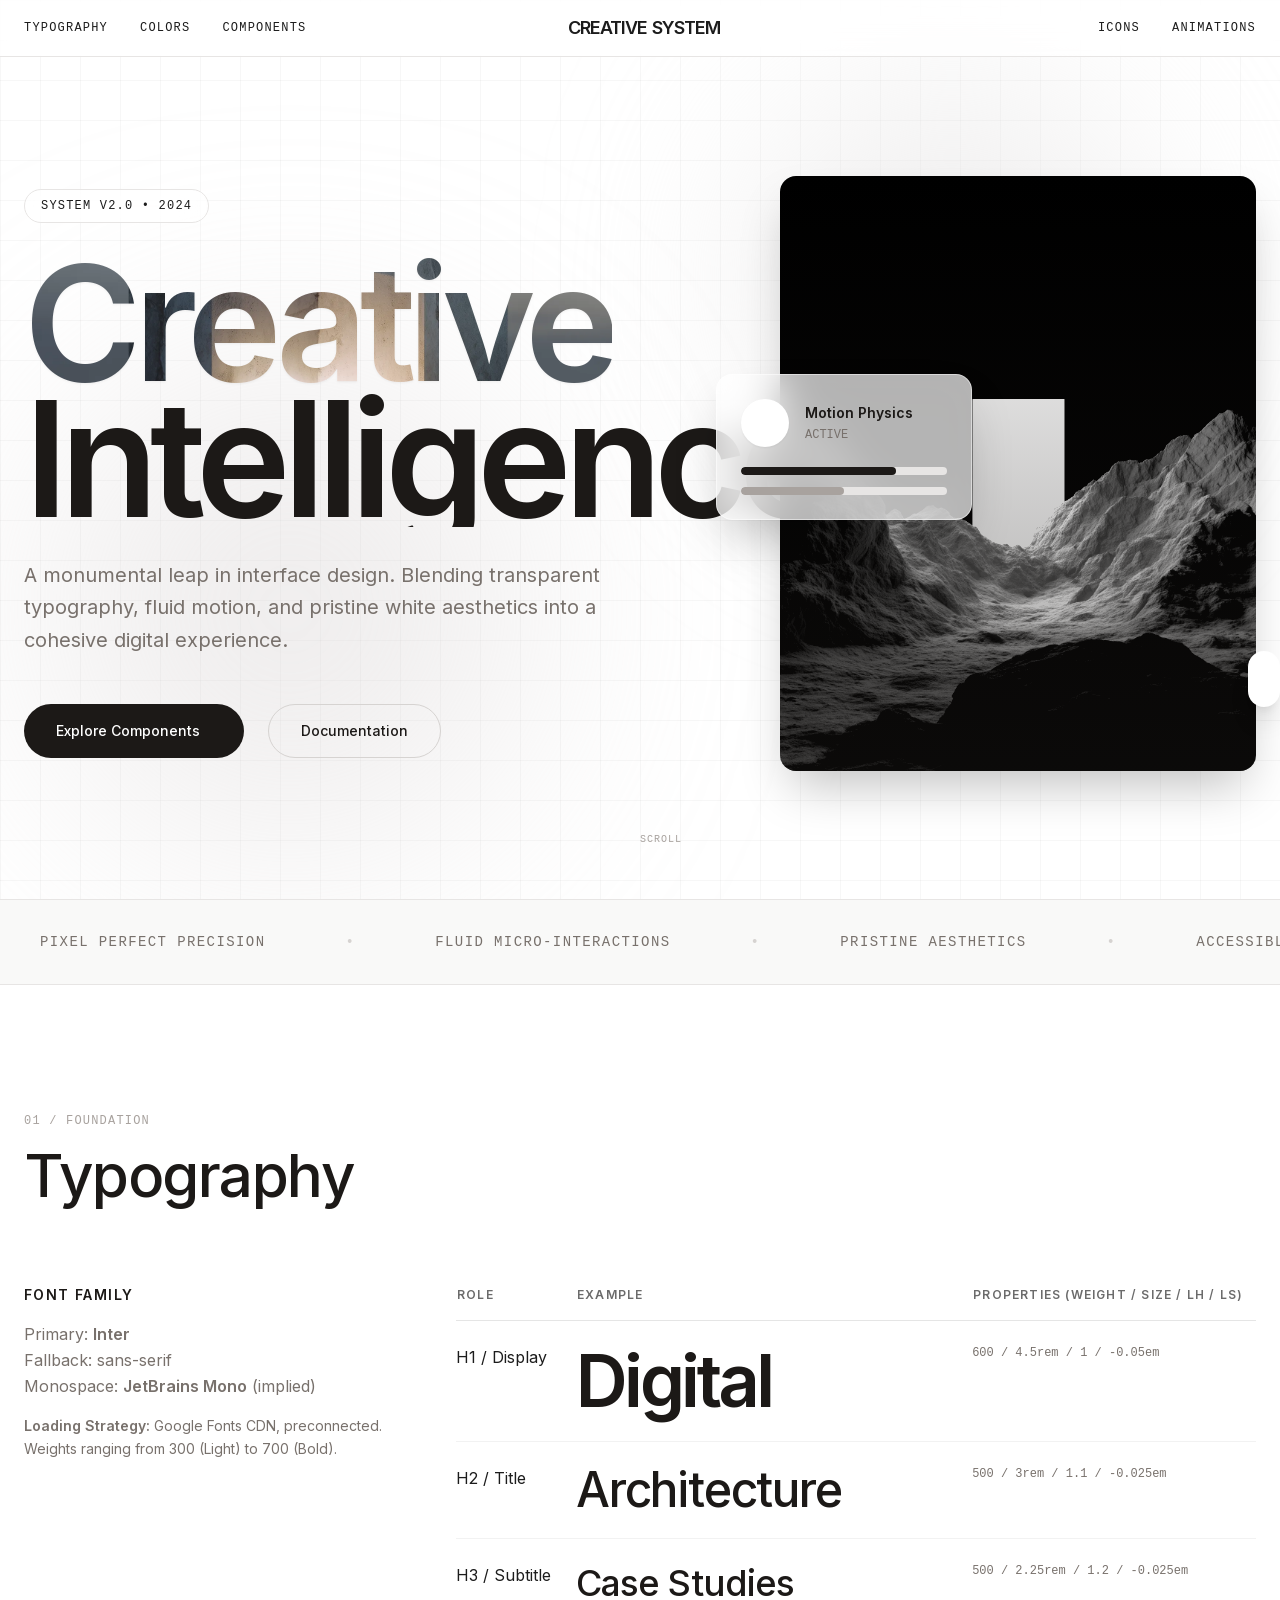
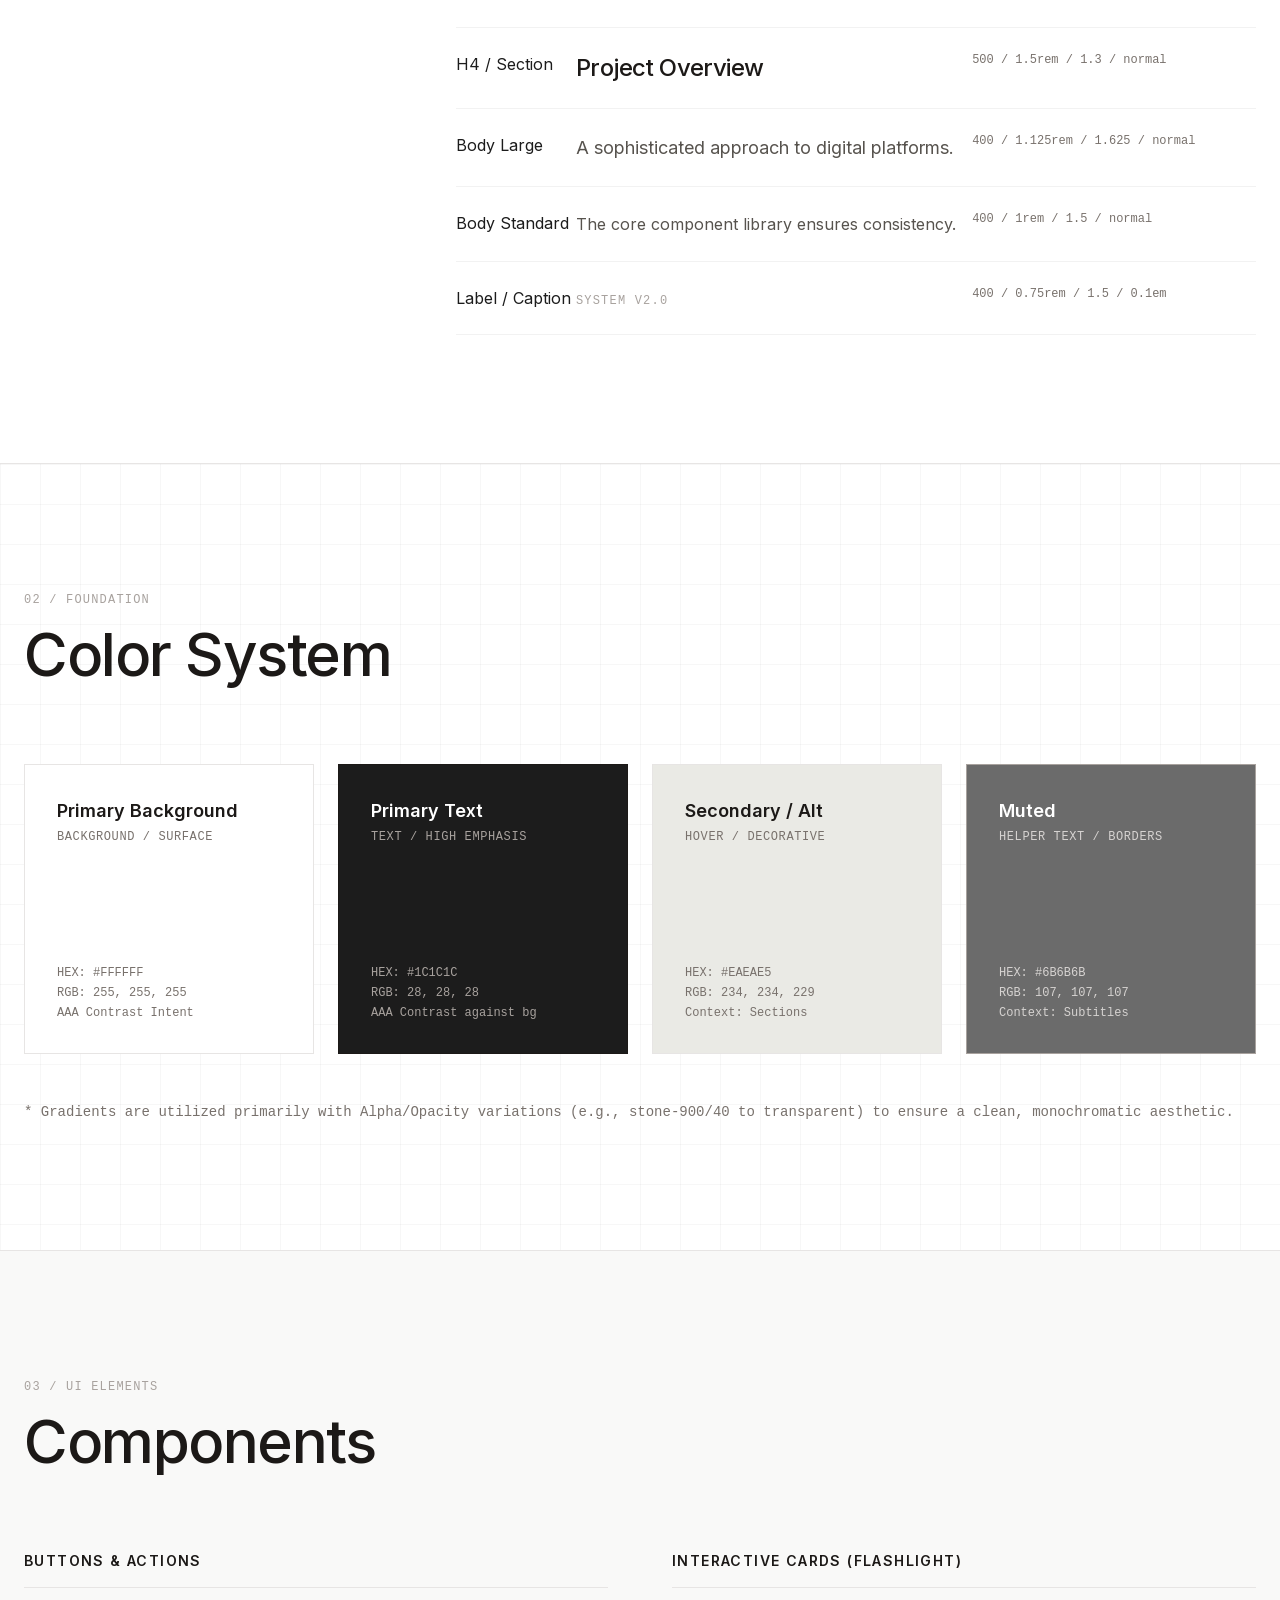
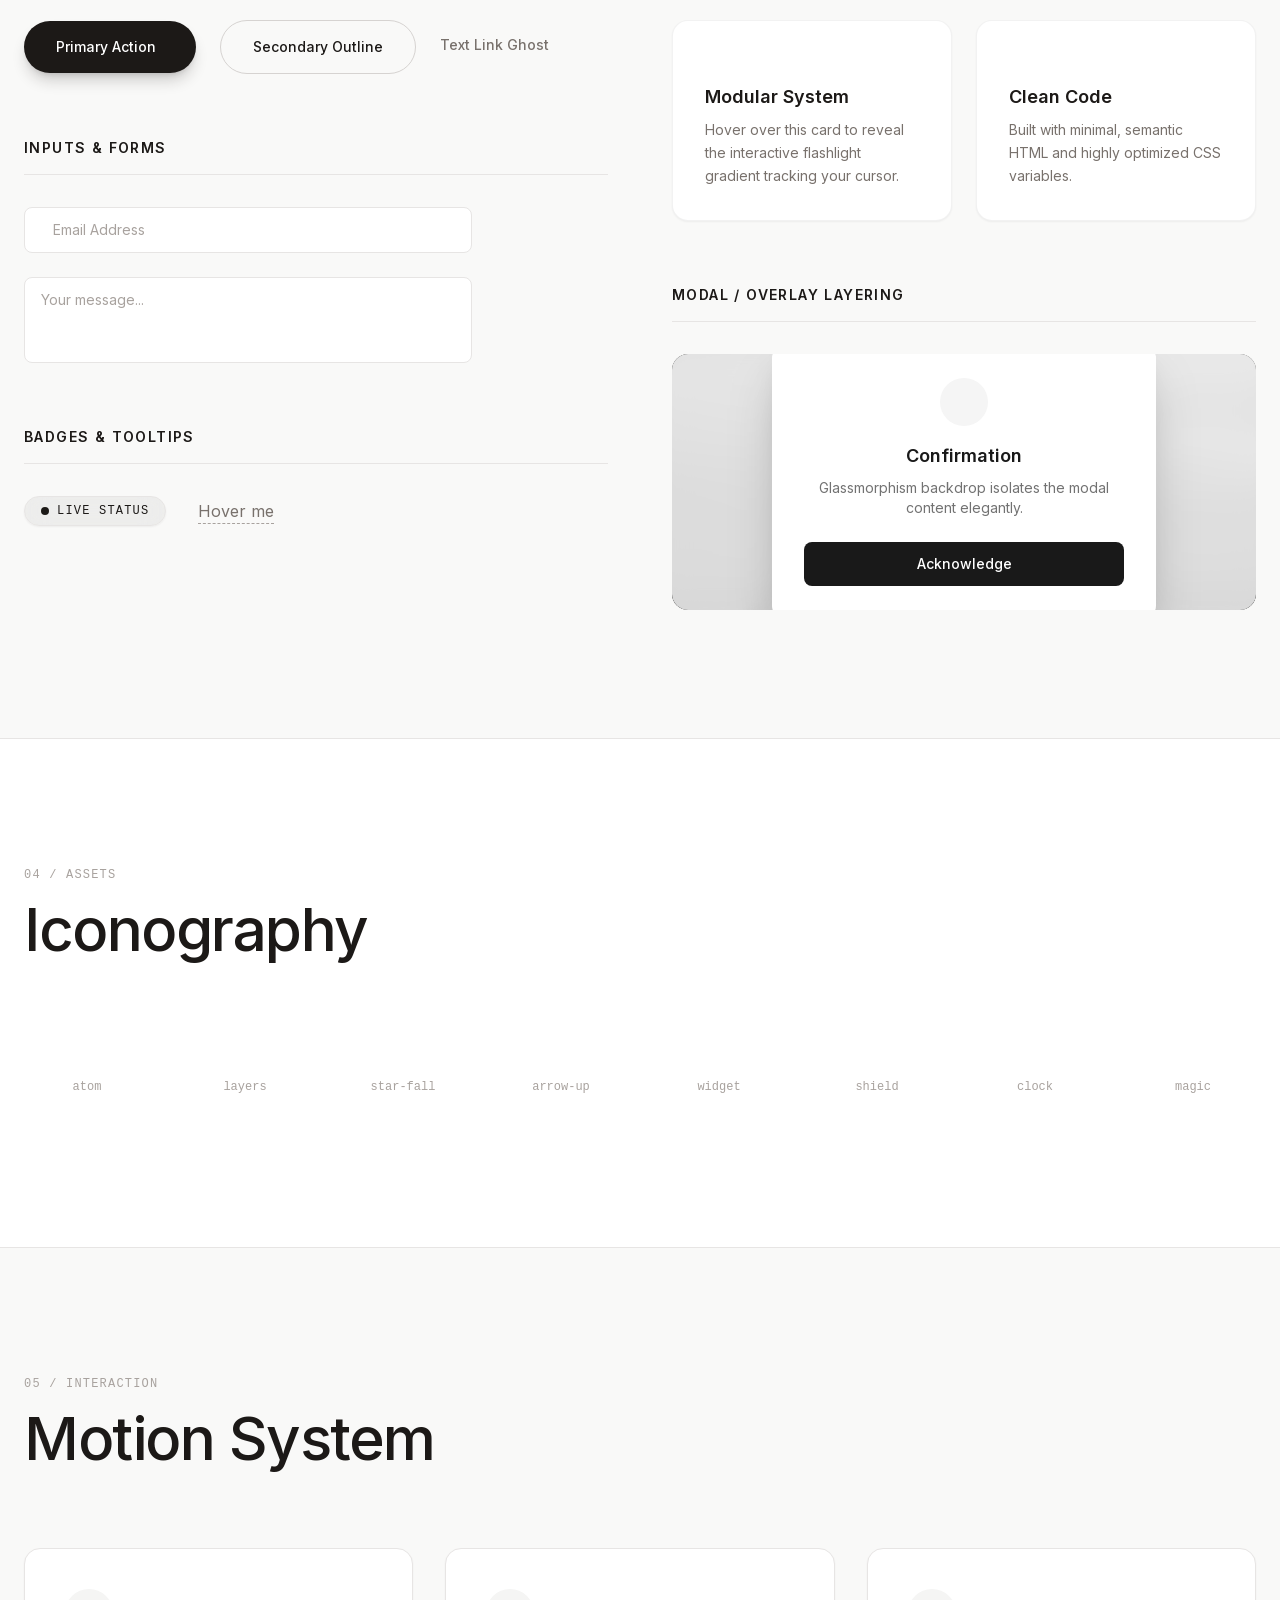
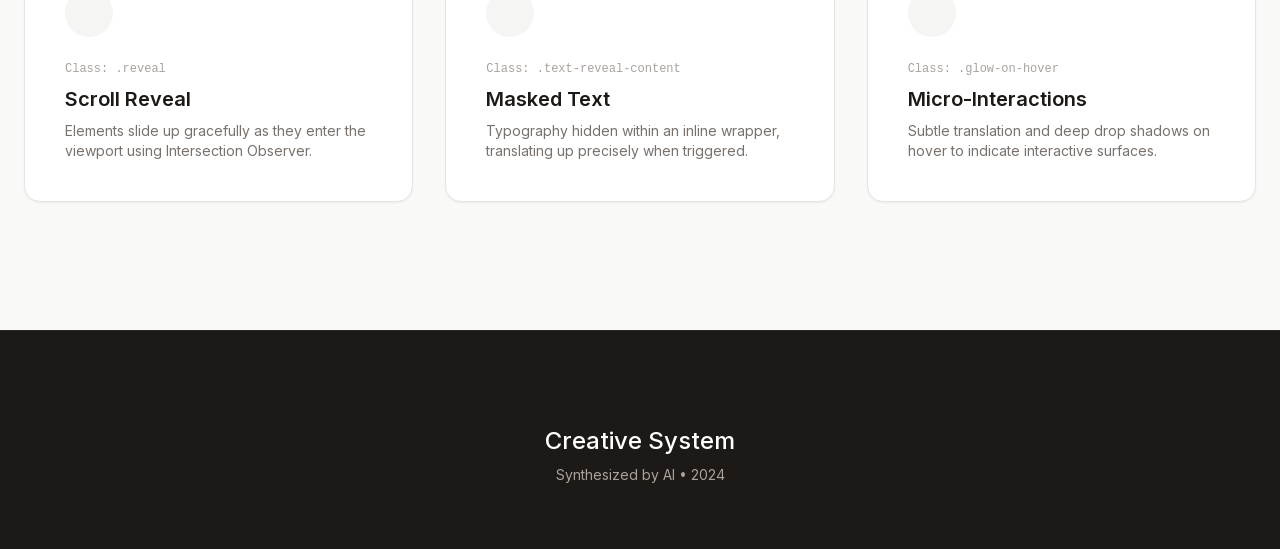
<file: templates/design_system_gemini.html>
<!DOCTYPE html>
<html class="scroll-smooth" lang="en">
<head>
    <meta charset="utf-8" />
    <meta content="width=device-width, initial-scale=1.0" name="viewport" />
    <title>Creative System v2.0 - Design System</title>
    <script src="../assets/templates/digital-architect.aura.build/assets/resource_3fa48481346f.js"></script>
    <script src="../assets/templates/digital-architect.aura.build/assets/iconify-icon_d39ffc6e4c56.js"></script>
    <link href="../assets/templates/digital-architect.aura.build/assets/css2_19fd9cc6b396.css" rel="stylesheet" />
    <style>
        :root {
            --bg-main: #FFFFFF;
            --bg-alt: #F9F9F8;
            --text-primary: #1C1C1C;
            --text-secondary: #6B6B6B;
            --stone-900: #1C1C1C;
            --stone-200: #EAEAE5;
        }

        body {
            font-family: 'Inter', sans-serif;
            background-color: var(--bg-main);
            color: var(--text-primary);
            overflow-x: hidden;
            -webkit-font-smoothing: antialiased;
        }

        /* --- Scroll Reveal Animations --- */
        .reveal {
            opacity: 0;
            transform: translateY(2rem);
            transition: all 1s cubic-bezier(0.16, 1, 0.3, 1);
        }
        .reveal.active {
            opacity: 1;
            transform: translateY(0);
        }

        /* --- Text Reveal Animations --- */
        .text-reveal-wrapper {
            overflow: hidden;
            display: inline-block;
            vertical-align: bottom;
        }
        .text-reveal-content {
            transform: translateY(110%);
            opacity: 0;
            transition: transform 1.2s cubic-bezier(0.16, 1, 0.3, 1), opacity 1.2s ease;
            display: block;
        }
        .reveal-active .text-reveal-content {
            transform: translateY(0);
            opacity: 1;
        }

        /* Staggered Delays */
        .delay-100 { transition-delay: 0.1s; }
        .delay-200 { transition-delay: 0.2s; }
        .delay-300 { transition-delay: 0.3s; }
        .delay-500 { transition-delay: 0.5s; }
        .delay-700 { transition-delay: 0.7s; }

        /* --- Custom Effects --- */
        
        /* 1. Grid Background */
        .grid-bg {
            background-size: 40px 40px;
            background-image:
                linear-gradient(to right, rgba(0, 0, 0, 0.03) 1px, transparent 1px),
                linear-gradient(to bottom, rgba(0, 0, 0, 0.03) 1px, transparent 1px);
        }

        /* 2. Transparent Lettering (Mask) */
        .text-transparent-bg {
            background: url('../assets/templates/digital-architect.aura.build/assets/c7fa69dd-d7fb-48f2-a866-ef3663_f6b789593f38.webp') no-repeat center center;
            background-size: cover;
            -webkit-background-clip: text;
            -webkit-text-fill-color: transparent;
            color: transparent;
            background-attachment: fixed;
        }

        /* 3. Glassmorphism */
        .glass-panel {
            background: rgba(255, 255, 255, 0.7);
            backdrop-filter: blur(20px);
            border: 1px solid rgba(255, 255, 255, 0.5);
            box-shadow: 0 8px 32px 0 rgba(0, 0, 0, 0.05);
        }

        /* 4. Beam Button & Glow */
        @keyframes shimmer {
            from { transform: translateX(-100%) skewX(-15deg); }
            to { transform: translateX(200%) skewX(-15deg); }
        }
        .beam-button {
            position: relative;
            overflow: hidden;
        }
        .beam-button::before {
            content: '';
            position: absolute;
            top: 0; left: -100%;
            width: 100%; height: 100%;
            background: linear-gradient(90deg, transparent, rgba(255, 255, 255, 0.4), transparent);
            transition: left 0.5s;
            z-index: 1;
        }
        .beam-button:hover::before { left: 100%; }
        
        .glow-on-hover { transition: all 0.4s ease; }
        .glow-on-hover:hover {
            box-shadow: 0 10px 40px rgba(28, 28, 28, 0.15);
            transform: translateY(-3px);
        }

        /* 5. Flashlight Card */
        .flashlight-card {
            position: relative;
            background: rgba(255, 255, 255, 0.8);
            border: 1px solid rgba(0,0,0,0.05);
            overflow: hidden;
        }
        .flashlight-card::before {
            content: "";
            position: absolute;
            inset: 0px;
            background: radial-gradient(800px circle at var(--mouse-x) var(--mouse-y), rgba(28, 28, 28, 0.06), transparent 40%);
            opacity: 0;
            transition: opacity 0.5s;
            pointer-events: none;
            z-index: 2;
        }
        .flashlight-card:hover::before { opacity: 1; }

        /* 6. Infinite Marquee */
        .marquee-container {
            display: flex;
            overflow: hidden;
            user-select: none;
        }
        .marquee-content {
            flex-shrink: 0;
            display: flex;
            justify-content: space-around;
            min-width: 100%;
            animation: scroll 30s linear infinite;
        }
        @keyframes scroll {
            from { transform: translateX(0); }
            to { transform: translateX(-100%); }
        }

        /* 7. Floating Animation */
        @keyframes float {
            0% { transform: translateY(0px); }
            50% { transform: translateY(-15px); }
            100% { transform: translateY(0px); }
        }
        .animate-float { animation: float 6s ease-in-out infinite; }

        /* Input specific */
        .input-glow {
            transition: all 0.3s ease;
        }
        .input-glow:focus-within {
            box-shadow: 0 0 0 2px rgba(28, 28, 28, 0.1);
            border-color: #1C1C1C;
        }
        
        /* Table styles */
        table { width: 100%; text-align: left; border-collapse: collapse; }
        th { font-size: 0.75rem; text-transform: uppercase; letter-spacing: 0.1em; color: var(--text-secondary); padding-bottom: 1rem; border-bottom: 1px solid rgba(0,0,0,0.1); }
        td { padding: 1.5rem 0; border-bottom: 1px solid rgba(0,0,0,0.05); vertical-align: top; }
        
        /* Modal Backdrop */
        .modal-backdrop {
            background: rgba(255, 255, 255, 0.8);
            backdrop-filter: blur(10px);
        }
    </style>
</head>

<body class="selection:bg-stone-900 selection:text-white">

    <!-- Navbar -->
    <header id="navbar" class="fixed top-0 left-0 right-0 z-50 bg-white/80 backdrop-blur-md border-b border-stone-200 transition-all duration-700 opacity-0 -translate-y-4">
        <div class="max-w-[1400px] mx-auto flex justify-between items-center px-6 py-5">
            <div class="flex items-center gap-8 hidden md:flex">
                <a href="#typography" class="text-xs font-mono tracking-widest uppercase hover:text-stone-500 transition-colors">Typography</a>
                <a href="#colors" class="text-xs font-mono tracking-widest uppercase hover:text-stone-500 transition-colors">Colors</a>
                <a href="#components" class="text-xs font-mono tracking-widest uppercase hover:text-stone-500 transition-colors">Components</a>
            </div>
            <div class="absolute left-1/2 -translate-x-1/2 flex items-center gap-2 group cursor-pointer">
                <iconify-icon icon="solar:star-fall-bold-duotone" class="text-xl group-hover:rotate-180 transition-transform duration-700"></iconify-icon>
                <span class="font-bold tracking-tighter text-lg">CREATIVE SYSTEM</span>
            </div>
            <div class="flex items-center gap-8 hidden md:flex">
                <a href="#icons" class="text-xs font-mono tracking-widest uppercase hover:text-stone-500 transition-colors">Icons</a>
                <a href="#animations" class="text-xs font-mono tracking-widest uppercase hover:text-stone-500 transition-colors">Animations</a>
            </div>
        </div>
    </header>

    <!-- 1. HERO SECTION -->
    <section class="relative min-h-[900px] grid-bg pt-32 pb-20 overflow-hidden flex items-center border-b border-stone-200">
        <!-- Background Orbs -->
        <div class="absolute top-20 right-10 md:right-32 w-[400px] h-[400px] bg-stone-200/60 rounded-full blur-[100px] animate-pulse pointer-events-none"></div>
        <div class="absolute bottom-10 left-10 w-[500px] h-[500px] bg-stone-300/40 rounded-full blur-[120px] animate-pulse delay-500 pointer-events-none"></div>

        <div class="max-w-[1400px] mx-auto px-6 w-full relative z-10 grid grid-cols-1 lg:grid-cols-12 gap-16 items-center">
            
            <!-- Hero Copy -->
            <div class="col-span-1 lg:col-span-7" id="hero-title">
                <div class="inline-block px-4 py-2 border border-stone-200 rounded-full text-xs font-mono uppercase tracking-widest bg-white/50 backdrop-blur-md mb-8 reveal delay-100">
                    System v2.0 • 2024
                </div>
                
                <!-- Transparent Lettering Title -->
                <h1 class="text-7xl md:text-[8rem] lg:text-[10rem] font-semibold tracking-tighter leading-[0.85] mb-8">
                    <span class="text-reveal-wrapper"><span class="text-reveal-content text-transparent-bg drop-shadow-sm">Creative</span></span><br/>
                    <span class="text-reveal-wrapper"><span class="text-reveal-content delay-200 text-stone-900">Intelligence</span></span>
                </h1>
                
                <p class="text-xl text-stone-500 max-w-xl mb-12 reveal delay-500 leading-relaxed">
                    A monumental leap in interface design. Blending transparent typography, fluid motion, and pristine white aesthetics into a cohesive digital experience.
                </p>
                
                <div class="flex flex-wrap gap-6 reveal delay-700">
                    <a href="#components" class="beam-button px-8 py-4 bg-stone-900 text-white rounded-full text-sm font-medium hover:bg-stone-800 transition-colors flex items-center gap-3 glow-on-hover z-10">
                        Explore Components
                        <iconify-icon icon="solar:arrow-right-bold-duotone" class="text-xl"></iconify-icon>
                    </a>
                    <a href="#typography" class="px-8 py-4 bg-transparent border border-stone-300 text-stone-900 rounded-full text-sm font-medium hover:bg-stone-100 transition-colors flex items-center gap-3">
                        Documentation
                    </a>
                </div>
            </div>
            
            <!-- Hero Composition (Image + Glass) -->
            <div class="col-span-1 lg:col-span-5 relative reveal delay-700">
                <div class="relative w-full aspect-[4/5] animate-float">
                    <img src="../assets/templates/digital-architect.aura.build/assets/62cc53b7-3355-4618-b7fa-3283f6_a6d3415bc434.webp" alt="Design Architecture" class="absolute inset-0 w-full h-full object-cover rounded-2xl shadow-2xl grayscale contrast-125" />
                    
                    <div class="absolute inset-0 bg-gradient-to-t from-stone-900/40 to-transparent rounded-2xl"></div>
                    
                    <!-- Floating Glass Widget -->
                    <div class="absolute -left-8 md:-left-16 top-1/3 glass-panel p-6 rounded-2xl w-64 shadow-2xl transform hover:scale-105 transition-transform duration-500 cursor-default">
                        <div class="flex items-center gap-4 mb-5">
                            <div class="w-12 h-12 rounded-full bg-white flex items-center justify-center shadow-sm">
                                <iconify-icon icon="solar:magic-stick-3-bold-duotone" class="text-2xl text-stone-800"></iconify-icon>
                            </div>
                            <div>
                                <div class="text-sm font-bold text-stone-900">Motion Physics</div>
                                <div class="text-xs font-mono text-stone-500 uppercase mt-1">Active</div>
                            </div>
                        </div>
                        <div class="space-y-3">
                            <div class="w-full h-2 bg-stone-200 rounded-full overflow-hidden">
                                <div class="w-3/4 h-full bg-stone-900 rounded-full"></div>
                            </div>
                            <div class="w-full h-2 bg-stone-200 rounded-full overflow-hidden">
                                <div class="w-1/2 h-full bg-stone-400 rounded-full"></div>
                            </div>
                        </div>
                    </div>
                    
                    <!-- Small Floating Badge -->
                    <div class="absolute -right-6 bottom-16 bg-white p-4 rounded-full shadow-xl animate-float" style="animation-delay: 1s;">
                        <iconify-icon icon="solar:play-circle-bold-duotone" class="text-4xl text-stone-900"></iconify-icon>
                    </div>
                </div>
            </div>
            
        </div>
        
        <!-- Scroll Indicator -->
        <div class="absolute bottom-10 left-1/2 -translate-x-1/2 flex flex-col items-center gap-3 reveal delay-700">
            <span class="text-[10px] font-mono uppercase tracking-widest text-stone-400">Scroll</span>
            <iconify-icon icon="solar:arrow-down-linear" class="text-xl text-stone-400 animate-bounce"></iconify-icon>
        </div>
    </section>

    <!-- Infinite Marquee -->
    <div class="border-b border-stone-200 overflow-hidden py-8 bg-[var(--bg-alt)] relative z-20">
        <div class="marquee-container">
            <div class="marquee-content">
                <span class="text-sm font-mono uppercase tracking-widest text-stone-500 mx-10">Pixel Perfect Precision</span>
                <span class="text-sm font-mono uppercase tracking-widest text-stone-300 mx-10">•</span>
                <span class="text-sm font-mono uppercase tracking-widest text-stone-500 mx-10">Fluid Micro-Interactions</span>
                <span class="text-sm font-mono uppercase tracking-widest text-stone-300 mx-10">•</span>
                <span class="text-sm font-mono uppercase tracking-widest text-stone-500 mx-10">Pristine Aesthetics</span>
                <span class="text-sm font-mono uppercase tracking-widest text-stone-300 mx-10">•</span>
                <span class="text-sm font-mono uppercase tracking-widest text-stone-500 mx-10">Accessible by Default</span>
                <span class="text-sm font-mono uppercase tracking-widest text-stone-300 mx-10">•</span>
            </div>
            <div class="marquee-content" aria-hidden="true">
                <span class="text-sm font-mono uppercase tracking-widest text-stone-500 mx-10">Pixel Perfect Precision</span>
                <span class="text-sm font-mono uppercase tracking-widest text-stone-300 mx-10">•</span>
                <span class="text-sm font-mono uppercase tracking-widest text-stone-500 mx-10">Fluid Micro-Interactions</span>
                <span class="text-sm font-mono uppercase tracking-widest text-stone-300 mx-10">•</span>
                <span class="text-sm font-mono uppercase tracking-widest text-stone-500 mx-10">Pristine Aesthetics</span>
                <span class="text-sm font-mono uppercase tracking-widest text-stone-300 mx-10">•</span>
                <span class="text-sm font-mono uppercase tracking-widest text-stone-500 mx-10">Accessible by Default</span>
                <span class="text-sm font-mono uppercase tracking-widest text-stone-300 mx-10">•</span>
            </div>
        </div>
    </div>

    <!-- 2. TYPOGRAPHY -->
    <section id="typography" class="py-32 border-b border-stone-200 bg-white relative">
        <div class="max-w-[1400px] mx-auto px-6">
            <div class="mb-20 reveal">
                <span class="text-xs font-mono uppercase tracking-widest text-stone-400 block mb-4">01 / Foundation</span>
                <h2 class="text-5xl md:text-6xl font-medium tracking-tight text-stone-900">Typography</h2>
            </div>
            
            <div class="grid grid-cols-1 lg:grid-cols-12 gap-16">
                <!-- Strategy & Specs -->
                <div class="col-span-1 lg:col-span-4 space-y-12 reveal delay-200">
                    <div>
                        <h3 class="text-sm font-bold uppercase tracking-widest text-stone-900 mb-4">Font Family</h3>
                        <p class="text-stone-500 leading-relaxed mb-4">Primary: <strong>Inter</strong><br/>Fallback: sans-serif<br/>Monospace: <strong>JetBrains Mono</strong> (implied)</p>
                        <p class="text-stone-500 text-sm leading-relaxed">
                            <strong>Loading Strategy:</strong> Google Fonts CDN, preconnected. Weights ranging from 300 (Light) to 700 (Bold).
                        </p>
                    </div>
                </div>

                <!-- Type Scale -->
                <div class="col-span-1 lg:col-span-8 space-y-12">
                    <div class="overflow-x-auto reveal delay-300">
                        <table>
                            <thead>
                                <tr>
                                    <th>Role</th>
                                    <th>Example</th>
                                    <th>Properties (Weight / Size / LH / LS)</th>
                                </tr>
                            </thead>
                            <tbody>
                                <tr>
                                    <td>H1 / Display</td>
                                    <td><span class="text-7xl font-semibold tracking-tighter leading-none text-stone-900">Digital</span></td>
                                    <td class="font-mono text-xs text-stone-500">600 / 4.5rem / 1 / -0.05em</td>
                                </tr>
                                <tr>
                                    <td>H2 / Title</td>
                                    <td><span class="text-5xl font-medium tracking-tight text-stone-900">Architecture</span></td>
                                    <td class="font-mono text-xs text-stone-500">500 / 3rem / 1.1 / -0.025em</td>
                                </tr>
                                <tr>
                                    <td>H3 / Subtitle</td>
                                    <td><span class="text-4xl font-medium tracking-tight text-stone-900">Case Studies</span></td>
                                    <td class="font-mono text-xs text-stone-500">500 / 2.25rem / 1.2 / -0.025em</td>
                                </tr>
                                <tr>
                                    <td>H4 / Section</td>
                                    <td><span class="text-2xl font-medium tracking-tight text-stone-900">Project Overview</span></td>
                                    <td class="font-mono text-xs text-stone-500">500 / 1.5rem / 1.3 / normal</td>
                                </tr>
                                <tr>
                                    <td>Body Large</td>
                                    <td><span class="text-lg leading-relaxed text-stone-600">A sophisticated approach to digital platforms.</span></td>
                                    <td class="font-mono text-xs text-stone-500">400 / 1.125rem / 1.625 / normal</td>
                                </tr>
                                <tr>
                                    <td>Body Standard</td>
                                    <td><span class="text-base leading-relaxed text-stone-600">The core component library ensures consistency.</span></td>
                                    <td class="font-mono text-xs text-stone-500">400 / 1rem / 1.5 / normal</td>
                                </tr>
                                <tr>
                                    <td>Label / Caption</td>
                                    <td><span class="text-xs font-mono uppercase tracking-widest text-stone-400">System v2.0</span></td>
                                    <td class="font-mono text-xs text-stone-500">400 / 0.75rem / 1.5 / 0.1em</td>
                                </tr>
                            </tbody>
                        </table>
                    </div>
                </div>
            </div>
        </div>
    </section>

    <!-- 3. COLOR SYSTEM -->
    <section id="colors" class="py-32 border-b border-stone-200 grid-bg relative">
        <div class="max-w-[1400px] mx-auto px-6">
            <div class="mb-20 reveal">
                <span class="text-xs font-mono uppercase tracking-widest text-stone-400 block mb-4">02 / Foundation</span>
                <h2 class="text-5xl md:text-6xl font-medium tracking-tight text-stone-900">Color System</h2>
            </div>

            <div class="grid grid-cols-1 md:grid-cols-2 lg:grid-cols-4 gap-6">
                <!-- Color Card 1 -->
                <div class="col-span-1 p-8 bg-[#FFFFFF] border border-stone-200 flex flex-col justify-between aspect-square glow-on-hover reveal delay-100">
                    <div class="text-stone-900">
                        <div class="font-bold text-lg mb-1">Primary Background</div>
                        <div class="text-xs font-mono text-stone-500 uppercase tracking-wider">Background / Surface</div>
                    </div>
                    <div class="font-mono text-xs text-stone-500 space-y-1">
                        <div>HEX: #FFFFFF</div>
                        <div>RGB: 255, 255, 255</div>
                        <div>AAA Contrast Intent</div>
                    </div>
                </div>

                <!-- Color Card 2 -->
                <div class="col-span-1 p-8 bg-[#1C1C1C] border border-stone-900 flex flex-col justify-between aspect-square glow-on-hover reveal delay-200">
                    <div class="text-white">
                        <div class="font-bold text-lg mb-1">Primary Text</div>
                        <div class="text-xs font-mono text-stone-400 uppercase tracking-wider">Text / High Emphasis</div>
                    </div>
                    <div class="font-mono text-xs text-stone-400 space-y-1">
                        <div>HEX: #1C1C1C</div>
                        <div>RGB: 28, 28, 28</div>
                        <div>AAA Contrast against bg</div>
                    </div>
                </div>

                <!-- Color Card 3 -->
                <div class="col-span-1 p-8 bg-[#EAEAE5] border border-stone-200 flex flex-col justify-between aspect-square glow-on-hover reveal delay-300">
                    <div class="text-stone-900">
                        <div class="font-bold text-lg mb-1">Secondary / Alt</div>
                        <div class="text-xs font-mono text-stone-500 uppercase tracking-wider">Hover / Decorative</div>
                    </div>
                    <div class="font-mono text-xs text-stone-500 space-y-1">
                        <div>HEX: #EAEAE5</div>
                        <div>RGB: 234, 234, 229</div>
                        <div>Context: Sections</div>
                    </div>
                </div>

                <!-- Color Card 4 -->
                <div class="col-span-1 p-8 bg-[#6B6B6B] border border-stone-400 flex flex-col justify-between aspect-square glow-on-hover reveal delay-500">
                    <div class="text-white">
                        <div class="font-bold text-lg mb-1">Muted</div>
                        <div class="text-xs font-mono text-stone-300 uppercase tracking-wider">Helper Text / Borders</div>
                    </div>
                    <div class="font-mono text-xs text-stone-300 space-y-1">
                        <div>HEX: #6B6B6B</div>
                        <div>RGB: 107, 107, 107</div>
                        <div>Context: Subtitles</div>
                    </div>
                </div>
            </div>
            
            <div class="mt-12 reveal delay-700">
                <p class="text-sm font-mono text-stone-500">
                    * Gradients are utilized primarily with Alpha/Opacity variations (e.g., stone-900/40 to transparent) to ensure a clean, monochromatic aesthetic.
                </p>
            </div>
        </div>
    </section>

    <!-- 4. UI COMPONENTS -->
    <section id="components" class="py-32 border-b border-stone-200 bg-[var(--bg-alt)] relative overflow-hidden">
        <div class="max-w-[1400px] mx-auto px-6">
            <div class="mb-20 reveal">
                <span class="text-xs font-mono uppercase tracking-widest text-stone-400 block mb-4">03 / UI Elements</span>
                <h2 class="text-5xl md:text-6xl font-medium tracking-tight text-stone-900">Components</h2>
            </div>

            <div class="grid grid-cols-1 lg:grid-cols-2 gap-16">
                
                <!-- Left Column -->
                <div class="space-y-16">
                    
                    <!-- Buttons -->
                    <div class="reveal">
                        <h3 class="text-sm font-bold uppercase tracking-widest text-stone-900 mb-8 border-b border-stone-200 pb-4">Buttons & Actions</h3>
                        <div class="flex flex-wrap items-center gap-6">
                            <!-- Primary Beam Button -->
                            <button class="beam-button px-8 py-4 bg-stone-900 text-white rounded-full text-sm font-medium flex items-center gap-2 glow-on-hover shadow-lg shadow-stone-900/20">
                                Primary Action
                                <iconify-icon icon="solar:arrow-right-linear" class="text-lg"></iconify-icon>
                            </button>
                            
                            <!-- Outline -->
                            <button class="px-8 py-4 bg-transparent border border-stone-300 text-stone-900 rounded-full text-sm font-medium hover:bg-stone-900 hover:text-white transition-all duration-300">
                                Secondary Outline
                            </button>
                            
                            <!-- Ghost/Link -->
                            <a href="#" class="text-sm font-medium text-stone-500 hover:text-stone-900 transition-colors border-b border-transparent hover:border-stone-900 pb-1">
                                Text Link Ghost
                            </a>
                        </div>
                    </div>

                    <!-- Inputs & Forms -->
                    <div class="reveal delay-200">
                        <h3 class="text-sm font-bold uppercase tracking-widest text-stone-900 mb-8 border-b border-stone-200 pb-4">Inputs & Forms</h3>
                        <div class="max-w-md space-y-6">
                            <div class="input-glow bg-white border border-stone-200 rounded-lg flex items-center px-4 py-3 relative group">
                                <iconify-icon icon="solar:letter-linear" class="text-xl text-stone-400 group-focus-within:text-stone-900 transition-colors mr-3"></iconify-icon>
                                <input type="email" placeholder="Email Address" class="bg-transparent border-none outline-none w-full text-sm text-stone-900 placeholder-stone-400" />
                            </div>
                            
                            <div class="input-glow bg-white border border-stone-200 rounded-lg flex items-start px-4 py-3 relative group">
                                <textarea placeholder="Your message..." rows="3" class="bg-transparent border-none outline-none w-full text-sm text-stone-900 placeholder-stone-400 resize-none"></textarea>
                            </div>
                        </div>
                    </div>

                    <!-- Badges & Tooltips -->
                    <div class="reveal delay-300">
                        <h3 class="text-sm font-bold uppercase tracking-widest text-stone-900 mb-8 border-b border-stone-200 pb-4">Badges & Tooltips</h3>
                        <div class="flex items-center gap-8">
                            <!-- Glass Badge -->
                            <div class="bg-stone-900/5 backdrop-blur-md border border-stone-200 px-4 py-1.5 rounded-full flex items-center gap-2 w-max shadow-sm">
                                <span class="w-2 h-2 rounded-full bg-stone-900 animate-pulse"></span>
                                <span class="text-xs font-mono uppercase tracking-widest text-stone-900">Live Status</span>
                            </div>

                            <!-- Tooltip Representation -->
                            <div class="relative inline-block cursor-help group">
                                <span class="text-stone-500 border-b border-dashed border-stone-400 pb-0.5">Hover me</span>
                                <div class="absolute bottom-full left-1/2 -translate-x-1/2 mb-2 w-max px-3 py-2 bg-stone-900 text-white text-xs rounded opacity-0 group-hover:opacity-100 transform translate-y-2 group-hover:translate-y-0 transition-all duration-300 pointer-events-none">
                                    I am a crisp tooltip!
                                    <div class="absolute top-full left-1/2 -translate-x-1/2 border-4 border-transparent border-t-stone-900"></div>
                                </div>
                            </div>
                        </div>
                    </div>

                </div>

                <!-- Right Column -->
                <div class="space-y-16">
                    
                    <!-- Flashlight Interactive Cards -->
                    <div class="reveal delay-300">
                        <h3 class="text-sm font-bold uppercase tracking-widest text-stone-900 mb-8 border-b border-stone-200 pb-4">Interactive Cards (Flashlight)</h3>
                        <div class="grid grid-cols-1 sm:grid-cols-2 gap-6">
                            <!-- Card 1 -->
                            <div class="flashlight-card p-8 rounded-2xl cursor-pointer group shadow-sm hover:shadow-xl transition-shadow duration-500 bg-white">
                                <iconify-icon icon="solar:widget-add-bold-duotone" class="text-4xl text-stone-300 mb-6 group-hover:text-stone-900 transition-colors duration-500"></iconify-icon>
                                <h4 class="text-lg font-bold text-stone-900 mb-2">Modular System</h4>
                                <p class="text-sm text-stone-500 leading-relaxed">Hover over this card to reveal the interactive flashlight gradient tracking your cursor.</p>
                            </div>
                            
                            <!-- Card 2 -->
                            <div class="flashlight-card p-8 rounded-2xl cursor-pointer group shadow-sm hover:shadow-xl transition-shadow duration-500 bg-white">
                                <iconify-icon icon="solar:code-circle-bold-duotone" class="text-4xl text-stone-300 mb-6 group-hover:text-stone-900 transition-colors duration-500"></iconify-icon>
                                <h4 class="text-lg font-bold text-stone-900 mb-2">Clean Code</h4>
                                <p class="text-sm text-stone-500 leading-relaxed">Built with minimal, semantic HTML and highly optimized CSS variables.</p>
                            </div>
                        </div>
                    </div>

                    <!-- Modals / Sections representation -->
                    <div class="reveal delay-500">
                        <h3 class="text-sm font-bold uppercase tracking-widest text-stone-900 mb-8 border-b border-stone-200 pb-4">Modal / Overlay Layering</h3>
                        
                        <!-- Modal representation box -->
                        <div class="relative w-full h-64 bg-[url('../assets/templates/digital-architect.aura.build/assets/c7fa69dd-d7fb-48f2-a866-ef3663_f6b789593f38.webp')] bg-cover bg-center rounded-2xl overflow-hidden shadow-inner grayscale">
                            <div class="absolute inset-0 modal-backdrop flex items-center justify-center p-6">
                                <div class="bg-white p-8 rounded-xl shadow-2xl max-w-sm w-full text-center transform hover:scale-105 transition-transform duration-500">
                                    <div class="w-12 h-12 bg-stone-100 rounded-full flex items-center justify-center mx-auto mb-4">
                                        <iconify-icon icon="solar:shield-check-bold-duotone" class="text-2xl text-stone-900"></iconify-icon>
                                    </div>
                                    <h4 class="text-lg font-bold text-stone-900 mb-2">Confirmation</h4>
                                    <p class="text-sm text-stone-500 mb-6">Glassmorphism backdrop isolates the modal content elegantly.</p>
                                    <button class="w-full py-3 bg-stone-900 text-white rounded-lg text-sm font-medium hover:bg-stone-800 transition-colors">Acknowledge</button>
                                </div>
                            </div>
                        </div>
                    </div>

                </div>
            </div>
        </div>
    </section>

    <!-- 5. ICONS -->
    <section id="icons" class="py-32 border-b border-stone-200 bg-white relative">
        <div class="max-w-[1400px] mx-auto px-6">
            <div class="mb-20 reveal">
                <span class="text-xs font-mono uppercase tracking-widest text-stone-400 block mb-4">04 / Assets</span>
                <h2 class="text-5xl md:text-6xl font-medium tracking-tight text-stone-900">Iconography</h2>
            </div>
            
            <div class="grid grid-cols-2 md:grid-cols-4 lg:grid-cols-8 gap-8 justify-items-center">
                <!-- Icon mapping -->
                <div class="flex flex-col items-center gap-4 reveal delay-100 p-6 rounded-xl hover:bg-stone-50 transition-colors w-full cursor-pointer group">
                    <iconify-icon icon="solar:atom-bold-duotone" class="text-4xl text-stone-800 group-hover:scale-110 transition-transform duration-300"></iconify-icon>
                    <span class="text-xs font-mono text-stone-400">atom</span>
                </div>
                <div class="flex flex-col items-center gap-4 reveal delay-100 p-6 rounded-xl hover:bg-stone-50 transition-colors w-full cursor-pointer group">
                    <iconify-icon icon="solar:layers-minimalistic-bold-duotone" class="text-4xl text-stone-800 group-hover:scale-110 transition-transform duration-300"></iconify-icon>
                    <span class="text-xs font-mono text-stone-400">layers</span>
                </div>
                <div class="flex flex-col items-center gap-4 reveal delay-200 p-6 rounded-xl hover:bg-stone-50 transition-colors w-full cursor-pointer group">
                    <iconify-icon icon="solar:star-fall-bold-duotone" class="text-4xl text-stone-800 group-hover:scale-110 transition-transform duration-300"></iconify-icon>
                    <span class="text-xs font-mono text-stone-400">star-fall</span>
                </div>
                <div class="flex flex-col items-center gap-4 reveal delay-200 p-6 rounded-xl hover:bg-stone-50 transition-colors w-full cursor-pointer group">
                    <iconify-icon icon="solar:arrow-right-up-bold-duotone" class="text-4xl text-stone-800 group-hover:scale-110 transition-transform duration-300"></iconify-icon>
                    <span class="text-xs font-mono text-stone-400">arrow-up</span>
                </div>
                <div class="flex flex-col items-center gap-4 reveal delay-300 p-6 rounded-xl hover:bg-stone-50 transition-colors w-full cursor-pointer group">
                    <iconify-icon icon="solar:widget-add-bold-duotone" class="text-4xl text-stone-800 group-hover:scale-110 transition-transform duration-300"></iconify-icon>
                    <span class="text-xs font-mono text-stone-400">widget</span>
                </div>
                <div class="flex flex-col items-center gap-4 reveal delay-300 p-6 rounded-xl hover:bg-stone-50 transition-colors w-full cursor-pointer group">
                    <iconify-icon icon="solar:shield-check-bold-duotone" class="text-4xl text-stone-800 group-hover:scale-110 transition-transform duration-300"></iconify-icon>
                    <span class="text-xs font-mono text-stone-400">shield</span>
                </div>
                <div class="flex flex-col items-center gap-4 reveal delay-500 p-6 rounded-xl hover:bg-stone-50 transition-colors w-full cursor-pointer group">
                    <iconify-icon icon="solar:clock-circle-bold-duotone" class="text-4xl text-stone-800 group-hover:scale-110 transition-transform duration-300"></iconify-icon>
                    <span class="text-xs font-mono text-stone-400">clock</span>
                </div>
                <div class="flex flex-col items-center gap-4 reveal delay-500 p-6 rounded-xl hover:bg-stone-50 transition-colors w-full cursor-pointer group">
                    <iconify-icon icon="solar:magic-stick-3-bold-duotone" class="text-4xl text-stone-800 group-hover:scale-110 transition-transform duration-300"></iconify-icon>
                    <span class="text-xs font-mono text-stone-400">magic</span>
                </div>
            </div>
        </div>
    </section>

    <!-- 6. ANIMATIONS -->
    <section id="animations" class="py-32 bg-[var(--bg-alt)] relative">
        <div class="max-w-[1400px] mx-auto px-6">
            <div class="mb-20 reveal">
                <span class="text-xs font-mono uppercase tracking-widest text-stone-400 block mb-4">05 / Interaction</span>
                <h2 class="text-5xl md:text-6xl font-medium tracking-tight text-stone-900">Motion System</h2>
            </div>
            
            <div class="grid grid-cols-1 md:grid-cols-3 gap-8">
                <!-- Anim 1 -->
                <div class="p-10 bg-white border border-stone-200 rounded-2xl reveal shadow-sm">
                    <div class="h-12 w-12 bg-stone-100 rounded-full flex items-center justify-center mb-6">
                        <iconify-icon icon="solar:sort-from-bottom-to-top-bold-duotone" class="text-2xl text-stone-900"></iconify-icon>
                    </div>
                    <span class="text-xs font-mono text-stone-400 block mb-2">Class: .reveal</span>
                    <h4 class="text-xl font-bold text-stone-900 mb-2">Scroll Reveal</h4>
                    <p class="text-sm text-stone-500">Elements slide up gracefully as they enter the viewport using Intersection Observer.</p>
                </div>

                <!-- Anim 2 -->
                <div class="p-10 bg-white border border-stone-200 rounded-2xl reveal delay-200 shadow-sm">
                    <div class="h-12 w-12 bg-stone-100 rounded-full flex items-center justify-center mb-6">
                        <iconify-icon icon="solar:text-field-focus-bold-duotone" class="text-2xl text-stone-900"></iconify-icon>
                    </div>
                    <span class="text-xs font-mono text-stone-400 block mb-2">Class: .text-reveal-content</span>
                    <h4 class="text-xl font-bold text-stone-900 mb-2">Masked Text</h4>
                    <p class="text-sm text-stone-500">Typography hidden within an inline wrapper, translating up precisely when triggered.</p>
                </div>

                <!-- Anim 3 -->
                <div class="p-10 bg-white border border-stone-200 rounded-2xl reveal delay-500 shadow-sm">
                    <div class="h-12 w-12 bg-stone-100 rounded-full flex items-center justify-center mb-6">
                        <iconify-icon icon="solar:mouse-circle-bold-duotone" class="text-2xl text-stone-900"></iconify-icon>
                    </div>
                    <span class="text-xs font-mono text-stone-400 block mb-2">Class: .glow-on-hover</span>
                    <h4 class="text-xl font-bold text-stone-900 mb-2">Micro-Interactions</h4>
                    <p class="text-sm text-stone-500">Subtle translation and deep drop shadows on hover to indicate interactive surfaces.</p>
                </div>
            </div>
        </div>
    </section>

    <!-- Footer -->
    <footer class="bg-stone-900 text-stone-400 py-16 text-center border-t border-stone-800">
        <div class="max-w-[1400px] mx-auto px-6">
            <iconify-icon icon="solar:star-fall-bold-duotone" class="text-4xl text-white mb-6 animate-pulse"></iconify-icon>
            <h3 class="text-2xl font-medium text-white mb-2">Creative System</h3>
            <p class="text-sm">Synthesized by AI • 2024</p>
        </div>
    </footer>

    <!-- Scripts -->
    <script>
        document.addEventListener('DOMContentLoaded', () => {
            
            // 1. Initial Load Animations
            setTimeout(() => {
                const nav = document.getElementById('navbar');
                if(nav) {
                    nav.classList.remove('opacity-0', '-translate-y-4');
                    nav.classList.add('opacity-100', 'translate-y-0');
                }
            }, 100);

            setTimeout(() => {
                document.querySelectorAll('#hero-title .text-reveal-wrapper').forEach(el => {
                    el.classList.add('reveal-active');
                });
            }, 300);

            // 2. Scroll Reveal Observer
            const observerOptions = {
                root: null,
                rootMargin: '0px',
                threshold: 0.15
            };

            const observer = new IntersectionObserver((entries) => {
                entries.forEach(entry => {
                    if (entry.isIntersecting) {
                        entry.target.classList.add('active');
                        // Handle internal text reveal wrappers specifically
                        const textWrappers = entry.target.querySelectorAll('.text-reveal-wrapper');
                        if (textWrappers.length > 0 || entry.target.classList.contains('text-reveal-wrapper')) {
                            entry.target.classList.add('reveal-active');
                        }
                    }
                });
            }, observerOptions);

            document.querySelectorAll('.reveal').forEach(el => observer.observe(el));
            
            // Explicitly observe h1/h2 that might have text reveals inside
            document.querySelectorAll('h1, h2, h3').forEach(el => {
                if(el.querySelector('.text-reveal-content')) observer.observe(el);
            });

            // 3. Flashlight Mouse Tracking
            document.querySelectorAll('.flashlight-card').forEach(card => {
                card.addEventListener('mousemove', (e) => {
                    const rect = card.getBoundingClientRect();
                    card.style.setProperty('--mouse-x', `${e.clientX - rect.left}px`);
                    card.style.setProperty('--mouse-y', `${e.clientY - rect.top}px`);
                });
            });
        });
    </script>
</body>
</html>
</file>
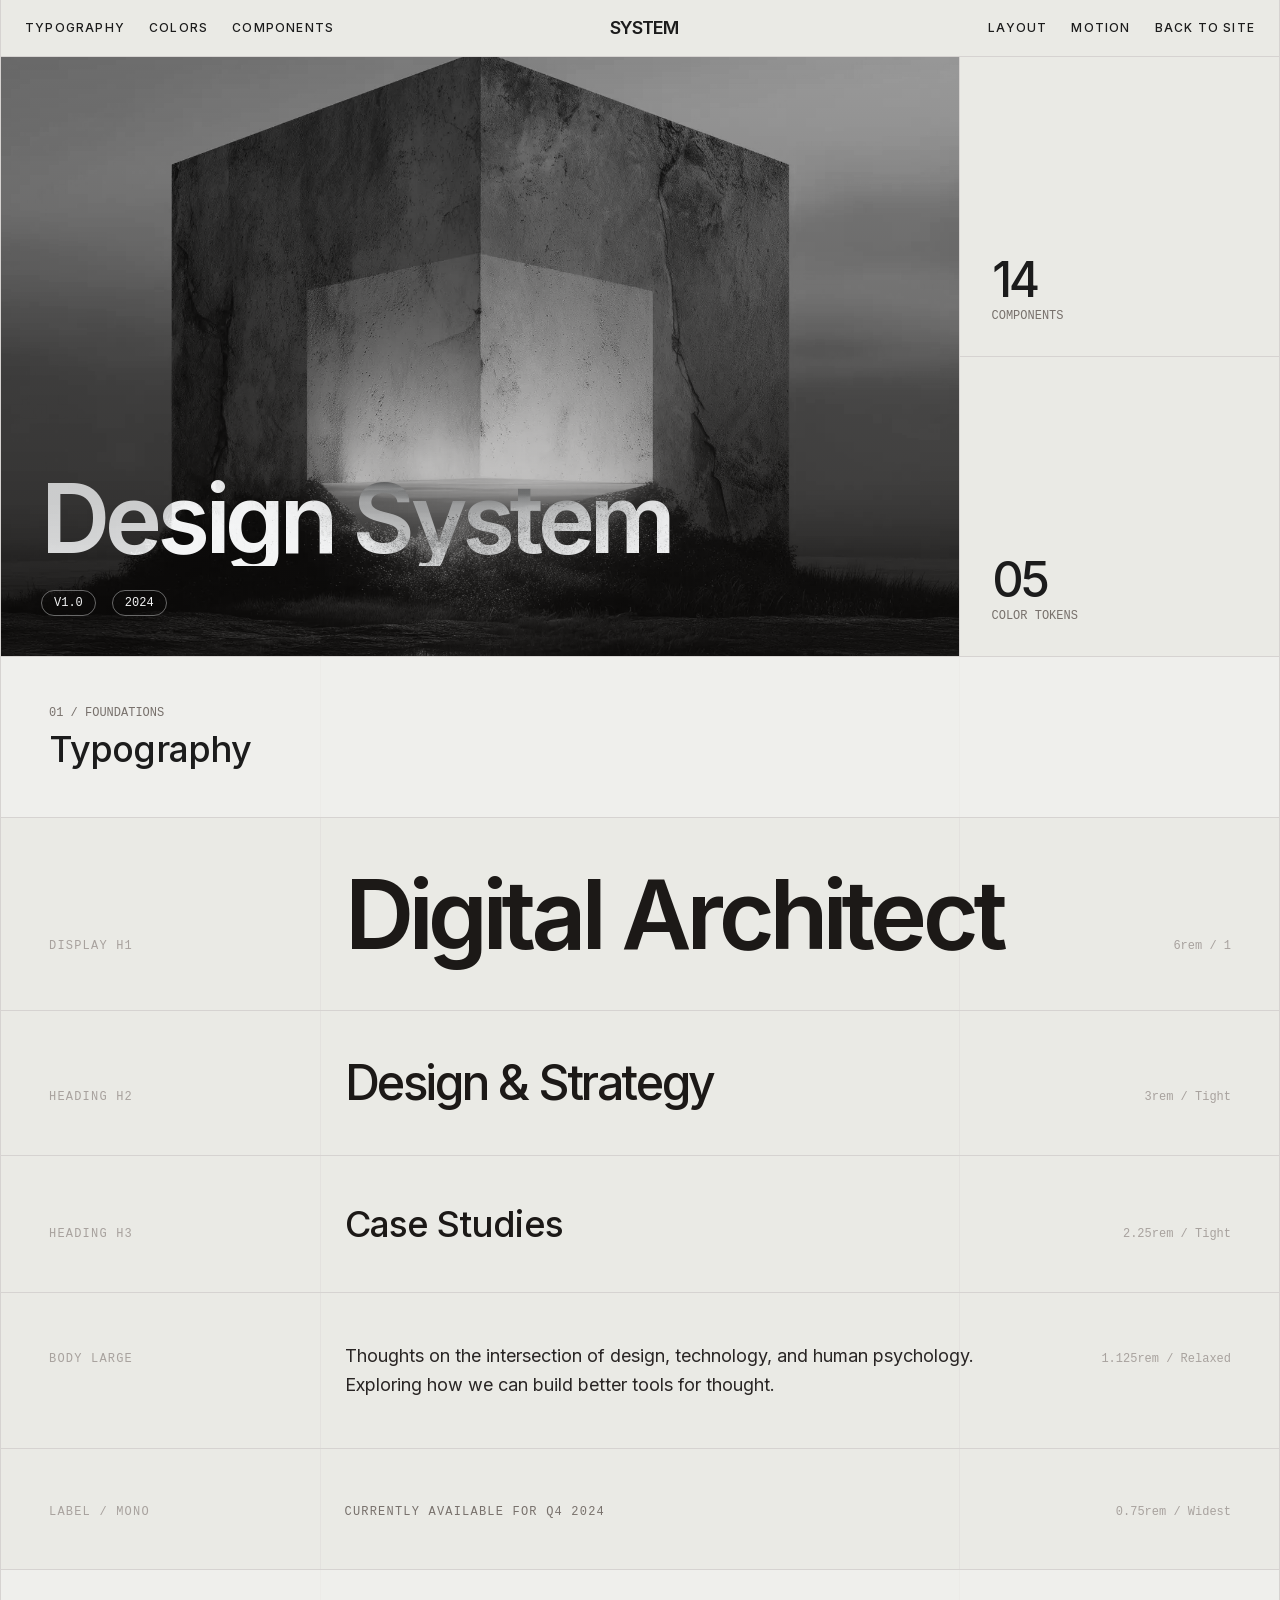
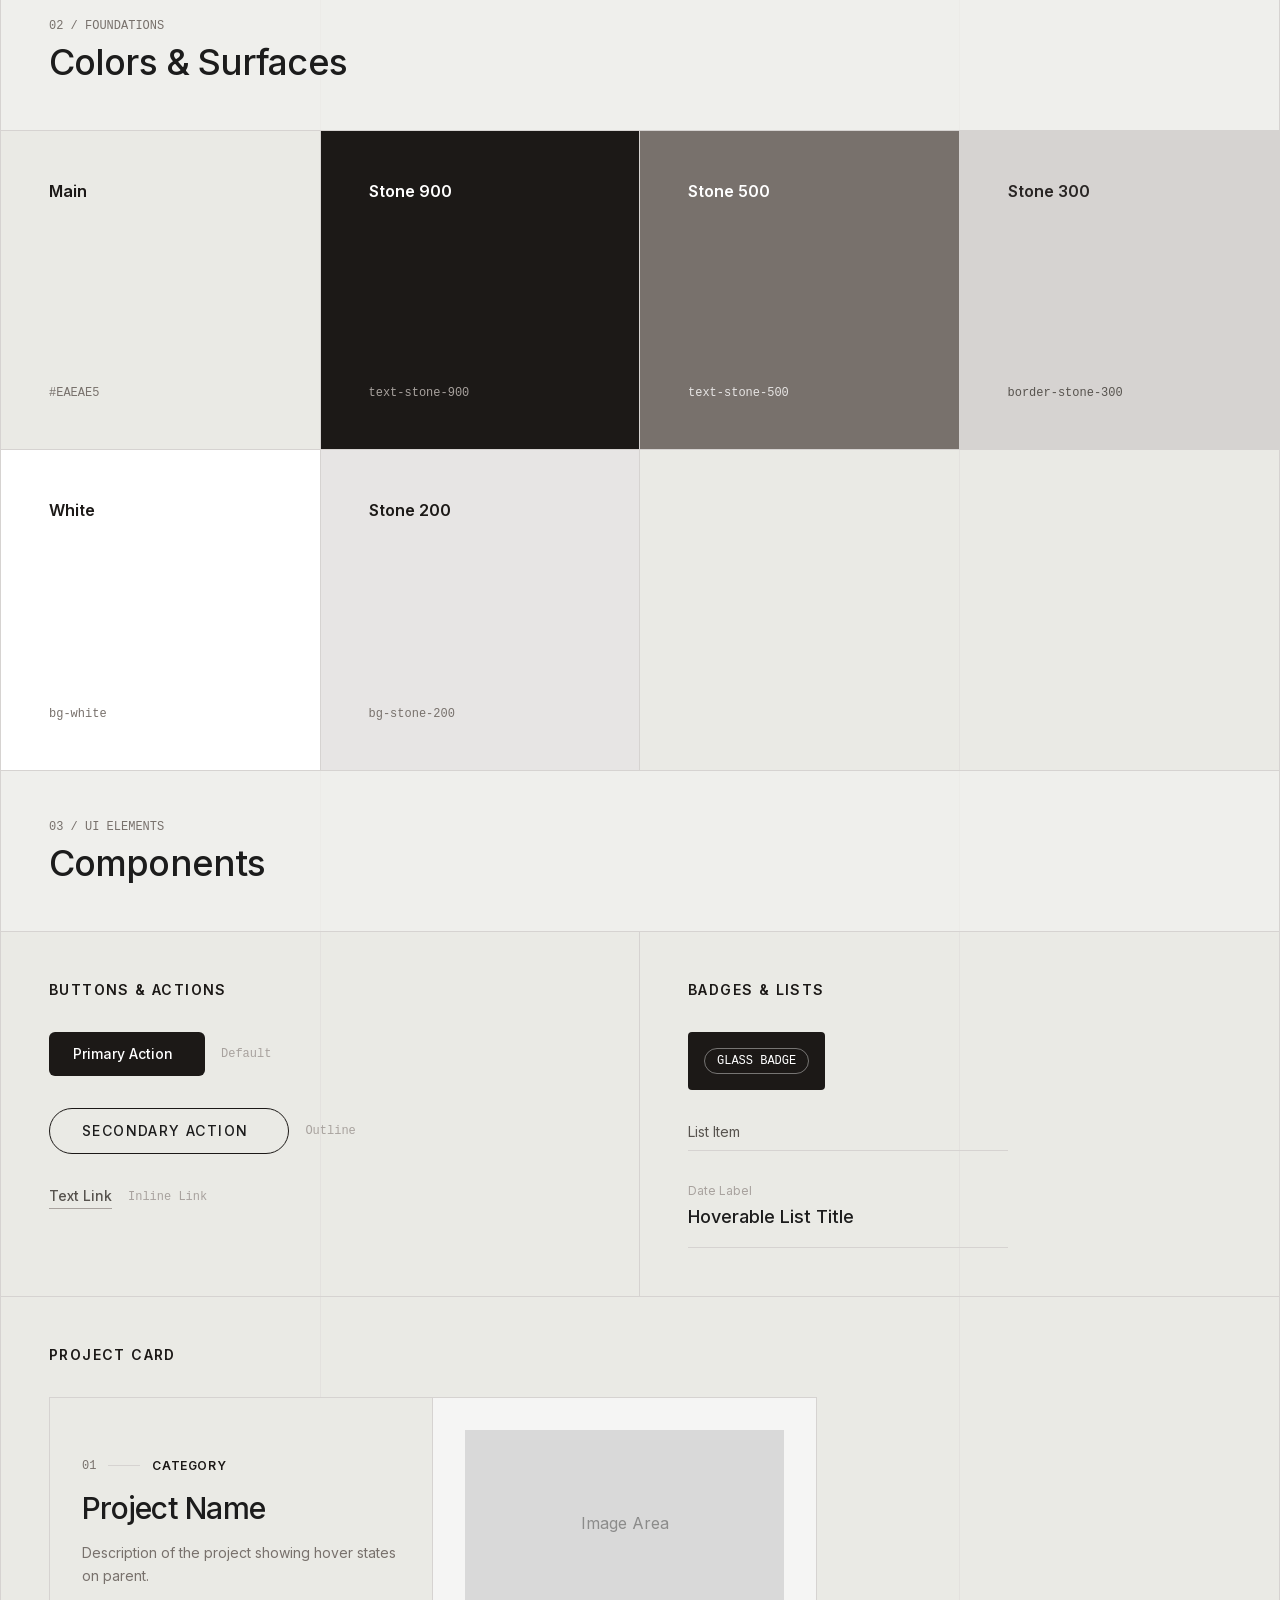
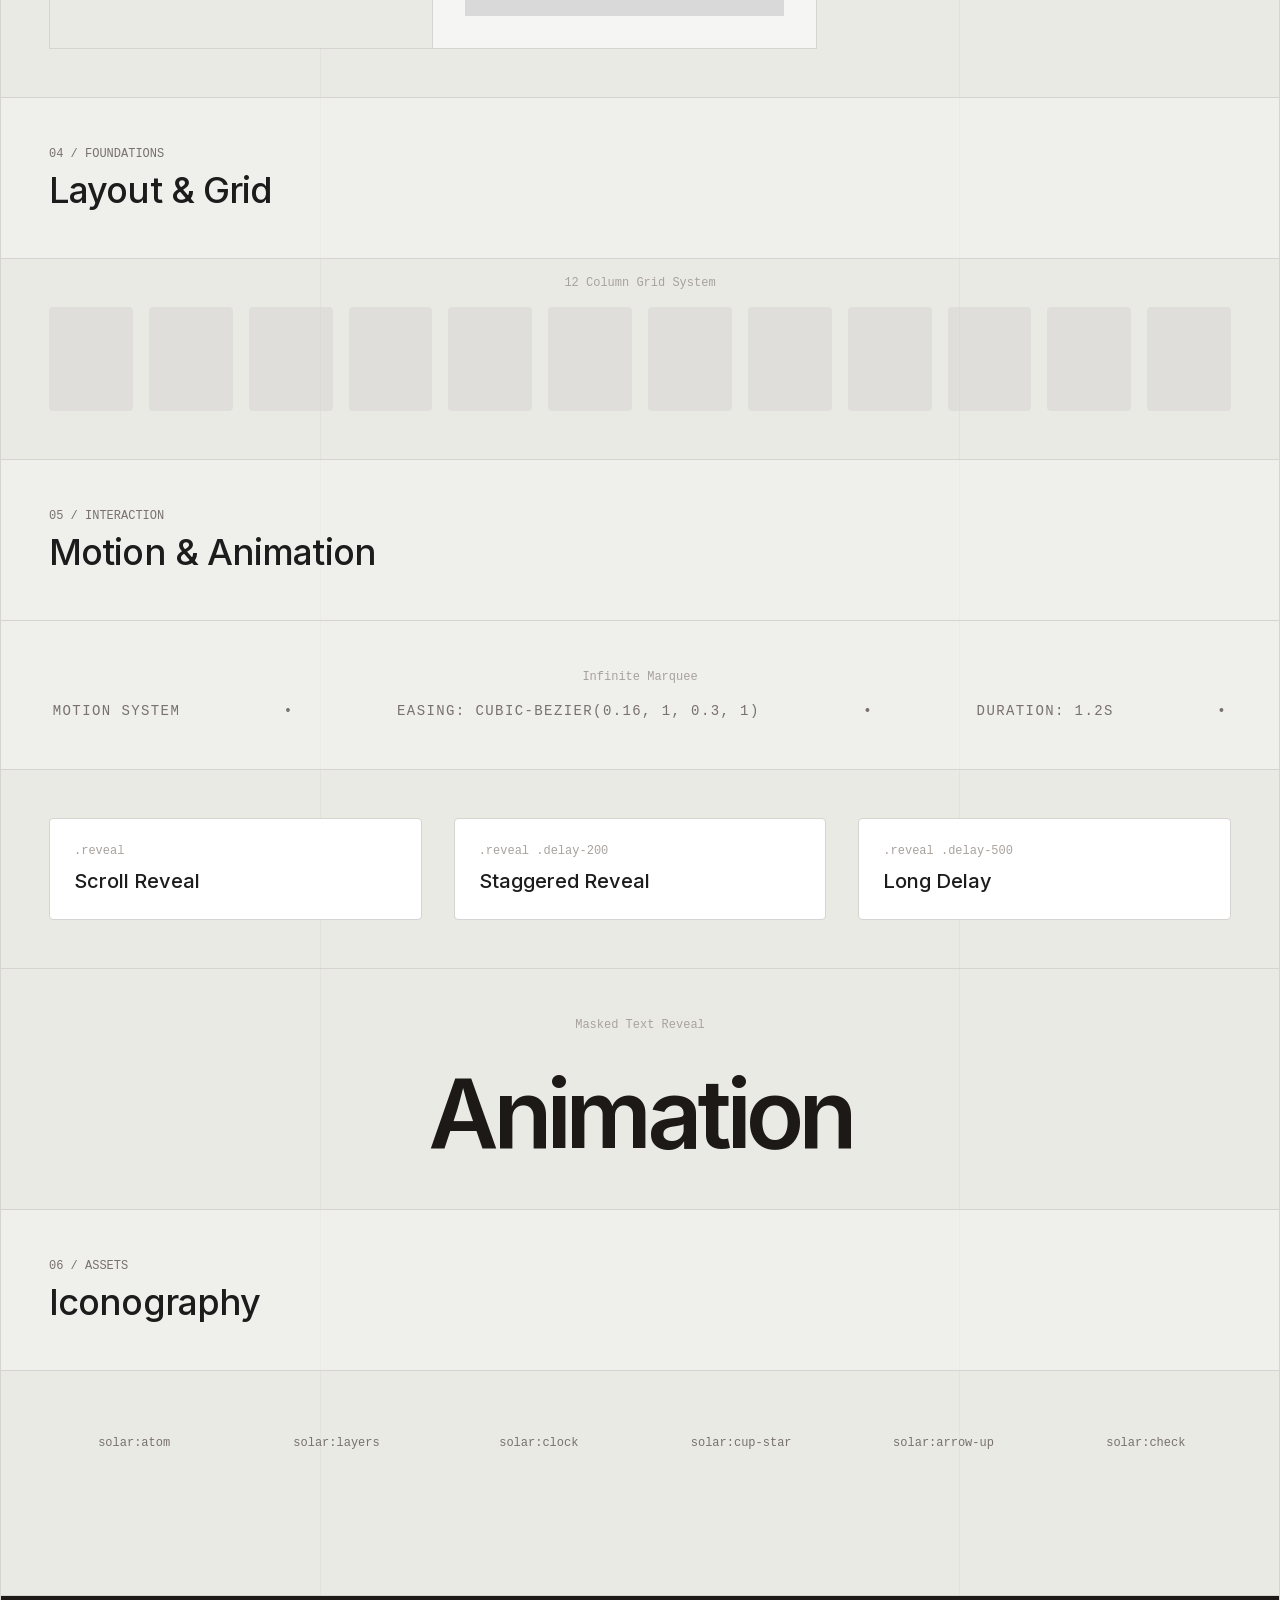
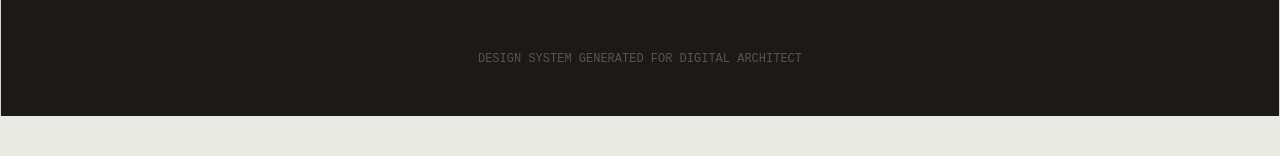
<file: assets/templates/digital-architect.aura.build/design-system.html>
<!DOCTYPE html>
<html class="scroll-smooth" lang="en">

<head>
    <meta charset="utf-8" />
    <meta content="width=device-width, initial-scale=1.0" name="viewport" />
    <title>Design System - Digital Architect</title>
    <script src="assets/resource_3fa48481346f.js"></script>
    <script src="assets/iconify-icon_d39ffc6e4c56.js"></script>
    <link href="assets/css2_19fd9cc6b396.css" rel="stylesheet" />
    <style>
        body {
            font-family: 'Inter', sans-serif;
            background-color: #EAEAE5;
            color: #1C1C1C;
            overflow-x: hidden;
        }

        /* Base Reveal Animation (Scroll triggered) */
        .reveal {
            opacity: 0;
            transform: translateY(2rem);
            transition: all 1s cubic-bezier(0.16, 1, 0.3, 1);
        }

        .reveal.active {
            opacity: 1;
            transform: translateY(0);
        }

        /* Masked Text Reveal (For Hero Title) */
        .text-reveal-wrapper {
            overflow: hidden;
            display: inline-block;
            vertical-align: bottom;
        }

        .text-reveal-content {
            transform: translateY(110%);
            opacity: 0;
            transition: transform 1.2s cubic-bezier(0.16, 1, 0.3, 1), opacity 1.2s ease;
            display: block;
        }

        .reveal-active .text-reveal-content {
            transform: translateY(0);
            opacity: 1;
        }

        /* Stagger Delays */
        .delay-100 {
            transition-delay: 0.1s;
        }

        .delay-200 {
            transition-delay: 0.2s;
        }

        .delay-300 {
            transition-delay: 0.3s;
        }

        .delay-500 {
            transition-delay: 0.5s;
        }

        .delay-700 {
            transition-delay: 0.7s;
        }

        /* Carousel Fade & Ken Burns */
        .carousel-slide {
            position: absolute;
            inset: 0;
            transition: opacity 1.5s ease-in-out;
            opacity: 0;
            overflow: hidden;
        }

        .carousel-slide.active {
            opacity: 1;
        }

        .carousel-slide img {
            transform: scale(1);
            transition: transform 10s ease-out;
        }

        .carousel-slide.active img {
            transform: scale(1.1);
        }

        /* Marquee Animation */
        @keyframes marquee {
            0% {
                transform: translateX(0);
            }

            100% {
                transform: translateX(-50%);
            }
        }

        .animate-marquee {
            display: inline-block;
            padding-left: 100%;
            animation: marquee 30s linear infinite;
        }

        /* Add a clone to the HTML for seamless loop or use padding method */
        .marquee-container {
            display: flex;
            overflow: hidden;
            user-select: none;
        }

        .marquee-content {
            flex-shrink: 0;
            display: flex;
            justify-content: space-around;
            min-width: 100%;
            animation: scroll 40s linear infinite;
        }

        @keyframes scroll {
            from {
                transform: translateX(0);
            }

            to {
                transform: translateX(-100%);
            }
        }

        /* Nav Load Animation */
        .nav-load {
            opacity: 0;
            transform: translateY(-10px);
            transition: all 0.8s ease-out;
        }

        .nav-load.loaded {
            opacity: 1;
            transform: translateY(0);
        }

        /* Icon Alignment Fix */
        iconify-icon {
            display: inline-flex;
            align-items: center;
            justify-content: center;
            vertical-align: middle;
        }

        /* Utilities */
        .no-scrollbar::-webkit-scrollbar {
            display: none;
        }

        .parallax-element {
            will-change: transform;
        }
    </style>
</head>

<body class="antialiased min-h-screen selection:bg-stone-800 selection:text-white pb-10">
    <!-- Main Container -->
    <div class="max-w-[1400px] mx-auto border-x border-stone-300 relative bg-[#EAEAE5]">

        <!-- Vertical Grid Guide Lines -->
        <div class="absolute inset-0 pointer-events-none grid grid-cols-1 md:grid-cols-12 gap-0 z-0 h-full w-full">
            <div class="hidden md:block md:col-span-3 border-r border-stone-300/40 h-full"></div>
            <div class="hidden md:block md:col-span-6 border-r border-stone-300/40 h-full"></div>
            <div class="hidden md:block md:col-span-3 h-full"></div>
        </div>

        <!-- Navigation (System Nav) -->
        <header class="relative z-50 border-b border-stone-300 sticky top-0 bg-[#EAEAE5] nav-load">
            <div class="flex justify-between items-center px-4 md:px-6 py-5">
                <div class="flex items-center gap-6">
                    <a class="text-xs font-medium tracking-widest uppercase hover:text-stone-500 transition-colors"
                        href="#typography">Typography</a>
                    <a class="text-xs font-medium tracking-widest uppercase hover:text-stone-500 transition-colors"
                        href="#colors">Colors</a>
                    <a class="text-xs font-medium tracking-widest uppercase hidden md:block hover:text-stone-500 transition-colors"
                        href="#components">Components</a>
                </div>
                <div class="absolute left-1/2 -translate-x-1/2 flex items-center gap-2 group cursor-pointer">
                    <iconify-icon class="text-xl group-hover:rotate-180 transition-transform duration-700"
                        icon="solar:atom-linear"></iconify-icon>
                    <span class="font-bold tracking-tighter text-lg">SYSTEM</span>
                </div>
                <div class="flex items-center gap-6">
                    <a class="text-xs font-medium tracking-widest uppercase hidden md:block hover:text-stone-500 transition-colors"
                        href="#layout">Layout</a>
                    <a class="text-xs font-medium tracking-widest uppercase hover:text-stone-500 transition-colors"
                        href="#motion">Motion</a>
                    <a class="text-xs font-medium tracking-widest uppercase hover:text-stone-500 transition-colors"
                        href="index.html">Back to Site</a>
                </div>
            </div>
        </header>

        <!-- 0) Hero (Clone) -->
        <section class="relative z-10 grid grid-cols-1 md:grid-cols-12 border-b border-stone-300 min-h-[600px]">
            <!-- Hero Carousel -->
            <div
                class="col-span-1 md:col-span-9 border-b md:border-b-0 md:border-r border-stone-300 relative group overflow-hidden bg-stone-200">
                <div class="w-full h-full relative" id="hero-carousel">
                    <!-- Slide 1 -->
                    <div class="carousel-slide active">
                        <img class="w-full h-full object-cover grayscale contrast-125 parallax-img" data-speed="0.05"
                            src="assets/c7fa69dd-d7fb-48f2-a866-ef3663_f6b789593f38.webp" />
                    </div>
                </div>
                <div
                    class="absolute top-0 left-0 w-full h-full bg-gradient-to-b from-transparent to-stone-900/40 pointer-events-none">
                </div>
                <!-- Hero Text -->
                <div class="absolute bottom-6 left-6 md:bottom-10 md:left-10 text-white mix-blend-difference z-20">
                    <h1 class="text-6xl md:text-8xl font-semibold tracking-tighter leading-none mb-2" id="hero-title">
                        <span class="text-reveal-wrapper"><span
                                class="text-reveal-content delay-200">Design</span></span>
                        <span class="text-reveal-wrapper"><span
                                class="text-reveal-content delay-300">System</span></span>
                    </h1>
                    <div class="mt-6 flex items-center gap-4 reveal delay-500 hero-badge">
                        <span
                            class="px-3 py-1 border border-white/40 rounded-full text-xs font-mono uppercase backdrop-blur-md">v1.0</span>
                        <span
                            class="px-3 py-1 border border-white/40 rounded-full text-xs font-mono uppercase backdrop-blur-md">2024</span>
                    </div>
                </div>
            </div>
            <!-- Stats Column -->
            <div class="col-span-1 md:col-span-3 grid grid-rows-2 h-full min-h-[400px]">
                <!-- Stat 1 -->
                <div
                    class="row-span-1 border-b border-stone-300 p-8 flex flex-col justify-between reveal delay-500 hero-stat group hover:bg-white transition-colors">
                    <iconify-icon class="text-3xl text-stone-400 group-hover:text-stone-800 transition-colors"
                        icon="solar:layers-minimalistic-linear"></iconify-icon>
                    <div>
                        <h2 class="text-5xl font-medium tracking-tighter">14</h2>
                        <span class="text-xs font-mono text-stone-500 mt-1 block">COMPONENTS</span>
                    </div>
                </div>
                <!-- Stat 2 -->
                <div
                    class="row-span-1 p-8 flex flex-col justify-between reveal delay-700 hero-stat group hover:bg-white transition-colors relative overflow-hidden">
                    <iconify-icon class="text-3xl text-stone-400 group-hover:text-stone-800 transition-colors"
                        icon="solar:palette-linear"></iconify-icon>
                    <div>
                        <h2 class="text-5xl font-medium tracking-tighter">05</h2>
                        <span class="text-xs font-mono text-stone-500 mt-1 block">COLOR TOKENS</span>
                    </div>
                    <div class="absolute top-4 right-4 animate-spin-slow">
                        <iconify-icon
                            class="text-stone-200 text-6xl opacity-0 group-hover:opacity-100 transition-opacity duration-700"
                            icon="solar:star-fall-linear"></iconify-icon>
                    </div>
                </div>
            </div>
        </section>

        <!-- 1) Typography -->
        <section id="typography" class="relative z-10 border-b border-stone-300">
            <div class="p-8 md:p-12 border-b border-stone-300 bg-stone-100/50">
                <span class="text-xs font-mono uppercase text-stone-500 block mb-2">01 / Foundations</span>
                <h2 class="text-4xl font-medium tracking-tight">Typography</h2>
            </div>

            <div class="grid grid-cols-1">
                <!-- Heading 1 -->
                <div class="grid grid-cols-1 md:grid-cols-12 border-b border-stone-300 p-8 md:p-12 items-baseline">
                    <div class="col-span-3 text-xs font-mono text-stone-400 uppercase tracking-widest mb-4 md:mb-0">
                        Display H1</div>
                    <div class="col-span-7">
                        <h1 class="text-6xl md:text-8xl font-semibold tracking-tighter leading-none text-stone-900">
                            Digital Architect
                        </h1>
                    </div>
                    <div class="col-span-2 text-right text-xs font-mono text-stone-400">
                        6rem / 1
                    </div>
                </div>

                <!-- Heading 2 -->
                <div class="grid grid-cols-1 md:grid-cols-12 border-b border-stone-300 p-8 md:p-12 items-baseline">
                    <div class="col-span-3 text-xs font-mono text-stone-400 uppercase tracking-widest mb-4 md:mb-0">
                        Heading H2</div>
                    <div class="col-span-7">
                        <h2 class="text-5xl font-medium tracking-tighter text-stone-900">
                            Design & Strategy
                        </h2>
                    </div>
                    <div class="col-span-2 text-right text-xs font-mono text-stone-400">
                        3rem / Tight
                    </div>
                </div>

                <!-- Heading 3 -->
                <div class="grid grid-cols-1 md:grid-cols-12 border-b border-stone-300 p-8 md:p-12 items-baseline">
                    <div class="col-span-3 text-xs font-mono text-stone-400 uppercase tracking-widest mb-4 md:mb-0">
                        Heading H3</div>
                    <div class="col-span-7">
                        <h3 class="text-4xl font-medium tracking-tight text-stone-900">
                            Case Studies
                        </h3>
                    </div>
                    <div class="col-span-2 text-right text-xs font-mono text-stone-400">
                        2.25rem / Tight
                    </div>
                </div>

                <!-- Body / Paragraph -->
                <div class="grid grid-cols-1 md:grid-cols-12 border-b border-stone-300 p-8 md:p-12 items-baseline">
                    <div class="col-span-3 text-xs font-mono text-stone-400 uppercase tracking-widest mb-4 md:mb-0">Body
                        Large</div>
                    <div class="col-span-7">
                        <p class="text-lg leading-relaxed text-stone-800">
                            Thoughts on the intersection of design, technology, and human psychology. Exploring how we
                            can build better tools for thought.
                        </p>
                    </div>
                    <div class="col-span-2 text-right text-xs font-mono text-stone-400">
                        1.125rem / Relaxed
                    </div>
                </div>

                <!-- Meta / Labels -->
                <div class="grid grid-cols-1 md:grid-cols-12 p-8 md:p-12 items-baseline">
                    <div class="col-span-3 text-xs font-mono text-stone-400 uppercase tracking-widest mb-4 md:mb-0">
                        Label / Mono</div>
                    <div class="col-span-7">
                        <span class="text-xs font-mono uppercase tracking-widest text-stone-500">
                            Currently available for Q4 2024
                        </span>
                    </div>
                    <div class="col-span-2 text-right text-xs font-mono text-stone-400">
                        0.75rem / Widest
                    </div>
                </div>
            </div>
        </section>

        <!-- 2) Colors & Surfaces -->
        <section id="colors" class="relative z-10 border-b border-stone-300">
            <div class="p-8 md:p-12 border-b border-stone-300 bg-stone-100/50">
                <span class="text-xs font-mono uppercase text-stone-500 block mb-2">02 / Foundations</span>
                <h2 class="text-4xl font-medium tracking-tight">Colors & Surfaces</h2>
            </div>

            <div class="grid grid-cols-2 md:grid-cols-4">
                <!-- Background Main -->
                <div
                    class="col-span-1 p-8 md:p-12 border-r border-b border-stone-300 bg-[#EAEAE5] flex flex-col justify-between aspect-square">
                    <div class="text-stone-900 font-bold">Main</div>
                    <div class="font-mono text-xs text-stone-500">#EAEAE5</div>
                </div>
                <!-- Stone 900 -->
                <div
                    class="col-span-1 p-8 md:p-12 border-r border-b border-stone-300 bg-stone-900 flex flex-col justify-between aspect-square">
                    <div class="text-white font-bold">Stone 900</div>
                    <div class="font-mono text-xs text-stone-400">text-stone-900</div>
                </div>
                <!-- Stone 500 -->
                <div
                    class="col-span-1 p-8 md:p-12 border-r border-b border-stone-300 bg-stone-500 flex flex-col justify-between aspect-square">
                    <div class="text-white font-bold">Stone 500</div>
                    <div class="font-mono text-xs text-stone-200">text-stone-500</div>
                </div>
                <!-- Stone 300 -->
                <div
                    class="col-span-1 p-8 md:p-12 border-b border-stone-300 bg-stone-300 flex flex-col justify-between aspect-square">
                    <div class="text-stone-800 font-bold">Stone 300</div>
                    <div class="font-mono text-xs text-stone-600">border-stone-300</div>
                </div>
                <!-- White -->
                <div
                    class="col-span-1 p-8 md:p-12 border-r border-stone-300 bg-white flex flex-col justify-between aspect-square">
                    <div class="text-stone-900 font-bold">White</div>
                    <div class="font-mono text-xs text-stone-500">bg-white</div>
                </div>
                <!-- Stone 200 -->
                <div
                    class="col-span-1 p-8 md:p-12 border-r border-stone-300 bg-stone-200 flex flex-col justify-between aspect-square">
                    <div class="text-stone-900 font-bold">Stone 200</div>
                    <div class="font-mono text-xs text-stone-500">bg-stone-200</div>
                </div>
            </div>
        </section>

        <!-- 3) UI Components -->
        <section id="components" class="relative z-10 border-b border-stone-300">
            <div class="p-8 md:p-12 border-b border-stone-300 bg-stone-100/50">
                <span class="text-xs font-mono uppercase text-stone-500 block mb-2">03 / UI Elements</span>
                <h2 class="text-4xl font-medium tracking-tight">Components</h2>
            </div>

            <div class="grid grid-cols-1 md:grid-cols-2">

                <!-- Buttons & Links -->
                <div class="p-8 md:p-12 border-b md:border-b-0 md:border-r border-stone-300">
                    <h3 class="text-sm font-bold uppercase tracking-widest text-stone-900 mb-8">Buttons & Actions</h3>
                    <div class="space-y-8">

                        <!-- Primary Button -->
                        <div class="flex items-center gap-4">
                            <button
                                class="px-6 py-3 bg-stone-900 text-white rounded-md text-sm font-medium hover:bg-stone-700 transition-all flex items-center gap-2 group">
                                Primary Action
                                <iconify-icon class="text-lg group-hover:translate-y-1 transition-transform"
                                    icon="solar:file-download-linear"></iconify-icon>
                            </button>
                            <span class="text-xs font-mono text-stone-400">Default</span>
                        </div>

                        <!-- Outline / Pill Button -->
                        <div class="flex items-center gap-4">
                            <a class="inline-flex items-center gap-2 text-sm font-medium uppercase tracking-widest border border-stone-900 rounded-full px-8 py-3 hover:bg-stone-900 hover:text-white transition-all"
                                href="#">
                                Secondary Action
                                <iconify-icon class="text-lg" icon="solar:arrow-right-linear"></iconify-icon>
                            </a>
                            <span class="text-xs font-mono text-stone-400">Outline</span>
                        </div>

                        <!-- Link -->
                        <div class="flex items-center gap-4">
                            <a class="text-sm font-medium text-stone-600 hover:text-stone-900 border-b border-stone-400 hover:border-stone-900 pb-0.5 transition-colors"
                                href="#">Text Link</a>
                            <span class="text-xs font-mono text-stone-400">Inline Link</span>
                        </div>
                    </div>
                </div>

                <!-- Badges & Lists -->
                <div class="p-8 md:p-12">
                    <h3 class="text-sm font-bold uppercase tracking-widest text-stone-900 mb-8">Badges & Lists</h3>

                    <div class="space-y-8">
                        <!-- Glass Badge -->
                        <div class="flex items-center gap-4 bg-stone-900 p-4 rounded max-w-max">
                            <span
                                class="px-3 py-1 border border-white/40 rounded-full text-xs font-mono uppercase backdrop-blur-md text-white">Glass
                                Badge</span>
                        </div>

                        <!-- Check List Item -->
                        <div class="max-w-xs">
                            <div class="flex items-center justify-between border-b border-stone-300 pb-2">
                                <span class="text-sm text-stone-600">List Item</span>
                                <iconify-icon class="text-stone-400 text-lg"
                                    icon="solar:check-circle-linear"></iconify-icon>
                            </div>
                        </div>

                        <!-- Journal Item -->
                        <div class="max-w-xs">
                            <a class="group flex items-start justify-between border-b border-stone-300 pb-4" href="#">
                                <div>
                                    <span class="text-xs text-stone-400 mb-1 block">Date Label</span>
                                    <h4 class="text-lg font-medium group-hover:text-stone-600 transition-colors">
                                        Hoverable List Title</h4>
                                </div>
                                <iconify-icon class="text-stone-300 text-xl group-hover:text-stone-900 transition-all"
                                    icon="solar:arrow-right-up-linear"></iconify-icon>
                            </a>
                        </div>
                    </div>
                </div>
            </div>

            <!-- Cards -->
            <div class="border-t border-stone-300">
                <div class="p-8 md:p-12">
                    <h3 class="text-sm font-bold uppercase tracking-widest text-stone-900 mb-8">Project Card</h3>

                    <!-- Card Instance -->
                    <div
                        class="group border border-stone-300 bg-[#EAEAE5] hover:bg-white transition-colors duration-500 cursor-pointer overflow-hidden max-w-3xl">
                        <div class="grid grid-cols-1 md:grid-cols-2 min-h-[250px]">
                            <div
                                class="col-span-1 p-8 flex flex-col justify-center border-r border-stone-300/0 md:border-stone-300">
                                <div class="flex items-center gap-3 mb-4">
                                    <span class="text-xs font-mono text-stone-500">01</span>
                                    <div class="h-px w-8 bg-stone-300"></div>
                                    <span
                                        class="text-xs font-bold uppercase tracking-wider text-stone-900">Category</span>
                                </div>
                                <h4
                                    class="text-3xl font-medium tracking-tight mb-4 group-hover:translate-x-2 transition-transform duration-500">
                                    Project Name</h4>
                                <p class="text-stone-500 text-sm leading-relaxed">Description of the project showing
                                    hover states on parent.</p>
                            </div>
                            <div class="col-span-1 relative overflow-hidden bg-stone-100">
                                <div class="absolute inset-0 flex items-center justify-center p-8">
                                    <div
                                        class="w-full h-full bg-stone-300 grayscale opacity-80 group-hover:scale-105 group-hover:grayscale-0 transition-all duration-700 flex items-center justify-center text-stone-500">
                                        Image Area
                                    </div>
                                </div>
                            </div>
                        </div>
                    </div>

                </div>
            </div>
        </section>

        <!-- 4) Layout & Spacing -->
        <section id="layout" class="relative z-10 border-b border-stone-300">
            <div class="p-8 md:p-12 border-b border-stone-300 bg-stone-100/50">
                <span class="text-xs font-mono uppercase text-stone-500 block mb-2">04 / Foundations</span>
                <h2 class="text-4xl font-medium tracking-tight">Layout & Grid</h2>
            </div>

            <div class="p-8 md:p-12 grid grid-cols-12 gap-4 h-[200px] relative">
                <div class="col-span-12 text-center text-xs font-mono text-stone-400 mb-4 absolute top-4 left-0 w-full">
                    12 Column Grid System</div>

                <div class="col-span-1 bg-stone-300/50 h-full rounded"></div>
                <div class="col-span-1 bg-stone-300/50 h-full rounded"></div>
                <div class="col-span-1 bg-stone-300/50 h-full rounded"></div>
                <div class="col-span-1 bg-stone-300/50 h-full rounded"></div>
                <div class="col-span-1 bg-stone-300/50 h-full rounded"></div>
                <div class="col-span-1 bg-stone-300/50 h-full rounded"></div>
                <div class="col-span-1 bg-stone-300/50 h-full rounded"></div>
                <div class="col-span-1 bg-stone-300/50 h-full rounded"></div>
                <div class="col-span-1 bg-stone-300/50 h-full rounded"></div>
                <div class="col-span-1 bg-stone-300/50 h-full rounded"></div>
                <div class="col-span-1 bg-stone-300/50 h-full rounded"></div>
                <div class="col-span-1 bg-stone-300/50 h-full rounded"></div>
            </div>
        </section>

        <!-- 5) Motion -->
        <section id="motion" class="relative z-10 border-b border-stone-300 overflow-hidden">
            <div class="p-8 md:p-12 border-b border-stone-300 bg-stone-100/50">
                <span class="text-xs font-mono uppercase text-stone-500 block mb-2">05 / Interaction</span>
                <h2 class="text-4xl font-medium tracking-tight">Motion & Animation</h2>
            </div>

            <!-- Marquee -->
            <div class="py-12 border-b border-stone-300 bg-stone-100/50">
                <div class="text-center text-xs font-mono text-stone-400 mb-4">Infinite Marquee</div>
                <div class="marquee-container">
                    <div class="marquee-content">
                        <span class="text-sm font-mono uppercase tracking-widest text-stone-500 mx-8">Motion
                            System</span>
                        <span class="text-sm font-mono uppercase tracking-widest text-stone-500 mx-8">•</span>
                        <span class="text-sm font-mono uppercase tracking-widest text-stone-500 mx-8">Easing:
                            cubic-bezier(0.16, 1, 0.3, 1)</span>
                        <span class="text-sm font-mono uppercase tracking-widest text-stone-500 mx-8">•</span>
                        <span class="text-sm font-mono uppercase tracking-widest text-stone-500 mx-8">Duration:
                            1.2s</span>
                        <span class="text-sm font-mono uppercase tracking-widest text-stone-500 mx-8">•</span>
                    </div>
                    <!-- Duplicate -->
                    <div class="marquee-content">
                        <span class="text-sm font-mono uppercase tracking-widest text-stone-500 mx-8">Motion
                            System</span>
                        <span class="text-sm font-mono uppercase tracking-widest text-stone-500 mx-8">•</span>
                        <span class="text-sm font-mono uppercase tracking-widest text-stone-500 mx-8">Easing:
                            cubic-bezier(0.16, 1, 0.3, 1)</span>
                        <span class="text-sm font-mono uppercase tracking-widest text-stone-500 mx-8">•</span>
                        <span class="text-sm font-mono uppercase tracking-widest text-stone-500 mx-8">Duration:
                            1.2s</span>
                        <span class="text-sm font-mono uppercase tracking-widest text-stone-500 mx-8">•</span>
                    </div>
                </div>
            </div>

            <!-- Reveal Examples -->
            <div class="p-8 md:p-12 grid grid-cols-1 md:grid-cols-3 gap-8">
                <div class="p-6 border border-stone-300 rounded bg-white reveal">
                    <span class="text-xs font-mono text-stone-400 block mb-2">.reveal</span>
                    <h4 class="text-xl font-medium">Scroll Reveal</h4>
                </div>
                <div class="p-6 border border-stone-300 rounded bg-white reveal delay-200">
                    <span class="text-xs font-mono text-stone-400 block mb-2">.reveal .delay-200</span>
                    <h4 class="text-xl font-medium">Staggered Reveal</h4>
                </div>
                <div class="p-6 border border-stone-300 rounded bg-white reveal delay-500">
                    <span class="text-xs font-mono text-stone-400 block mb-2">.reveal .delay-500</span>
                    <h4 class="text-xl font-medium">Long Delay</h4>
                </div>
            </div>

            <!-- Text Reveal -->
            <div class="p-8 md:p-12 border-t border-stone-300 text-center">
                <span class="text-xs font-mono text-stone-400 block mb-8">Masked Text Reveal</span>
                <h2 class="text-6xl md:text-8xl font-semibold tracking-tighter leading-none text-stone-900">
                    <span class="text-reveal-wrapper"><span class="text-reveal-content">Animation</span></span>
                </h2>
            </div>
        </section>

        <!-- 6) Icons -->
        <section class="relative z-10 border-b border-stone-300 pb-24">
            <div class="p-8 md:p-12 border-b border-stone-300 bg-stone-100/50">
                <span class="text-xs font-mono uppercase text-stone-500 block mb-2">06 / Assets</span>
                <h2 class="text-4xl font-medium tracking-tight">Iconography</h2>
            </div>

            <div class="p-8 md:p-12 grid grid-cols-2 md:grid-cols-6 gap-8 justify-items-center">
                <div class="flex flex-col items-center gap-4">
                    <iconify-icon class="text-3xl text-stone-800" icon="solar:atom-linear"></iconify-icon>
                    <span class="text-xs font-mono text-stone-500">solar:atom</span>
                </div>
                <div class="flex flex-col items-center gap-4">
                    <iconify-icon class="text-3xl text-stone-800"
                        icon="solar:layers-minimalistic-linear"></iconify-icon>
                    <span class="text-xs font-mono text-stone-500">solar:layers</span>
                </div>
                <div class="flex flex-col items-center gap-4">
                    <iconify-icon class="text-3xl text-stone-800" icon="solar:clock-circle-linear"></iconify-icon>
                    <span class="text-xs font-mono text-stone-500">solar:clock</span>
                </div>
                <div class="flex flex-col items-center gap-4">
                    <iconify-icon class="text-3xl text-stone-800" icon="solar:cup-star-linear"></iconify-icon>
                    <span class="text-xs font-mono text-stone-500">solar:cup-star</span>
                </div>
                <div class="flex flex-col items-center gap-4">
                    <iconify-icon class="text-3xl text-stone-800" icon="solar:arrow-right-up-linear"></iconify-icon>
                    <span class="text-xs font-mono text-stone-500">solar:arrow-up</span>
                </div>
                <div class="flex flex-col items-center gap-4">
                    <iconify-icon class="text-3xl text-stone-800" icon="solar:check-circle-linear"></iconify-icon>
                    <span class="text-xs font-mono text-stone-500">solar:check</span>
                </div>
            </div>
        </section>

        <!-- Footer -->
        <footer class="relative z-10 bg-stone-900 text-stone-200 py-12 text-center">
            <span class="text-xs font-mono uppercase text-stone-600">Design System Generated for Digital
                Architect</span>
        </footer>

    </div>

    <script>
        // Intersection Observer for Reveals (Re-used from original)
        document.addEventListener('DOMContentLoaded', () => {

            // 1. Initial Hero Animations
            setTimeout(() => {
                document.querySelector('header').classList.add('loaded');
            }, 100);

            setTimeout(() => {
                const heroTitle = document.getElementById('hero-title');
                if (heroTitle) heroTitle.classList.add('reveal-active');
            }, 500);

            setTimeout(() => {
                document.querySelectorAll('.hero-badge, .hero-stat').forEach(el => {
                    el.classList.add('active');
                });
            }, 500);

            // 2. Scroll Observer
            const observerOptions = {
                root: null,
                rootMargin: '0px',
                threshold: 0.15
            };

            const observer = new IntersectionObserver((entries) => {
                entries.forEach(entry => {
                    if (entry.isIntersecting) {
                        entry.target.classList.add('active');
                        // Add reveal-active to children if they exist (for text reveals)
                        const textWrappers = entry.target.querySelectorAll('.text-reveal-wrapper');
                        if (textWrappers.length > 0 || entry.target.classList.contains('text-reveal-wrapper')) {
                            entry.target.classList.add('reveal-active');
                        }
                        // Handle internal text reveal wrappers specifically (like the Motion section h2)
                        if (entry.target.tagName === 'H2' || entry.target.tagName === 'H1') {
                            entry.target.classList.add('reveal-active');
                        }
                    }
                });
            }, observerOptions);

            document.querySelectorAll('.reveal').forEach(el => observer.observe(el));

            // Observe custom text reveal sections if they are not inside a .reveal container
            document.querySelectorAll('h1, h2').forEach(el => {
                if (el.querySelector('.text-reveal-content')) observer.observe(el);
            });

            // 3. Carousel Logic
            const slides = document.querySelectorAll('.carousel-slide');
            let currentSlide = 0;
            if (slides.length > 0) {
                setInterval(() => {
                    slides[currentSlide].classList.remove('active');
                    currentSlide = (currentSlide + 1) % slides.length;
                    slides[currentSlide].classList.add('active');
                }, 5000);
            }


            // 4. Parallax Logic
            window.addEventListener('scroll', () => {
                const scrolled = window.scrollY;
                document.querySelectorAll('.parallax-img').forEach((el) => {
                    const speed = el.dataset.speed || 0.1;
                    el.style.transform = `translateY(${scrolled * speed}px)`;
                });
            });
        });
    </script>
</body>

</html>
</file>
<file: assets/templates/animations-gemini/assets/css2_d532a689d235.css>
/* cyrillic-ext */
@font-face {
  font-family: 'Inter';
  font-style: normal;
  font-weight: 200;
  font-display: swap;
  src: url("UcC73FwrK3iLTeHuS_nVMrMxCp50Sj_7249155f7a06.woff2") format('woff2');
  unicode-range: U+0460-052F, U+1C80-1C8A, U+20B4, U+2DE0-2DFF, U+A640-A69F, U+FE2E-FE2F;
}
/* cyrillic */
@font-face {
  font-family: 'Inter';
  font-style: normal;
  font-weight: 200;
  font-display: swap;
  src: url("UcC73FwrK3iLTeHuS_nVMrMxCp50Sj_e34c5f1bf15e.woff2") format('woff2');
  unicode-range: U+0301, U+0400-045F, U+0490-0491, U+04B0-04B1, U+2116;
}
/* greek-ext */
@font-face {
  font-family: 'Inter';
  font-style: normal;
  font-weight: 200;
  font-display: swap;
  src: url("UcC73FwrK3iLTeHuS_nVMrMxCp50Sj_6e1a6b2b96f4.woff2") format('woff2');
  unicode-range: U+1F00-1FFF;
}
/* greek */
@font-face {
  font-family: 'Inter';
  font-style: normal;
  font-weight: 200;
  font-display: swap;
  src: url("UcC73FwrK3iLTeHuS_nVMrMxCp50Sj_656bbed6cec3.woff2") format('woff2');
  unicode-range: U+0370-0377, U+037A-037F, U+0384-038A, U+038C, U+038E-03A1, U+03A3-03FF;
}
/* vietnamese */
@font-face {
  font-family: 'Inter';
  font-style: normal;
  font-weight: 200;
  font-display: swap;
  src: url("UcC73FwrK3iLTeHuS_nVMrMxCp50Sj_fc83e07548c4.woff2") format('woff2');
  unicode-range: U+0102-0103, U+0110-0111, U+0128-0129, U+0168-0169, U+01A0-01A1, U+01AF-01B0, U+0300-0301, U+0303-0304, U+0308-0309, U+0323, U+0329, U+1EA0-1EF9, U+20AB;
}
/* latin-ext */
@font-face {
  font-family: 'Inter';
  font-style: normal;
  font-weight: 200;
  font-display: swap;
  src: url("UcC73FwrK3iLTeHuS_nVMrMxCp50Sj_749a308406a6.woff2") format('woff2');
  unicode-range: U+0100-02BA, U+02BD-02C5, U+02C7-02CC, U+02CE-02D7, U+02DD-02FF, U+0304, U+0308, U+0329, U+1D00-1DBF, U+1E00-1E9F, U+1EF2-1EFF, U+2020, U+20A0-20AB, U+20AD-20C0, U+2113, U+2C60-2C7F, U+A720-A7FF;
}
/* latin */
@font-face {
  font-family: 'Inter';
  font-style: normal;
  font-weight: 200;
  font-display: swap;
  src: url("UcC73FwrK3iLTeHuS_nVMrMxCp50Sj_1ab1ad55902b.woff2") format('woff2');
  unicode-range: U+0000-00FF, U+0131, U+0152-0153, U+02BB-02BC, U+02C6, U+02DA, U+02DC, U+0304, U+0308, U+0329, U+2000-206F, U+20AC, U+2122, U+2191, U+2193, U+2212, U+2215, U+FEFF, U+FFFD;
}
/* cyrillic-ext */
@font-face {
  font-family: 'Inter';
  font-style: normal;
  font-weight: 300;
  font-display: swap;
  src: url("UcC73FwrK3iLTeHuS_nVMrMxCp50Sj_7249155f7a06.woff2") format('woff2');
  unicode-range: U+0460-052F, U+1C80-1C8A, U+20B4, U+2DE0-2DFF, U+A640-A69F, U+FE2E-FE2F;
}
/* cyrillic */
@font-face {
  font-family: 'Inter';
  font-style: normal;
  font-weight: 300;
  font-display: swap;
  src: url("UcC73FwrK3iLTeHuS_nVMrMxCp50Sj_e34c5f1bf15e.woff2") format('woff2');
  unicode-range: U+0301, U+0400-045F, U+0490-0491, U+04B0-04B1, U+2116;
}
/* greek-ext */
@font-face {
  font-family: 'Inter';
  font-style: normal;
  font-weight: 300;
  font-display: swap;
  src: url("UcC73FwrK3iLTeHuS_nVMrMxCp50Sj_6e1a6b2b96f4.woff2") format('woff2');
  unicode-range: U+1F00-1FFF;
}
/* greek */
@font-face {
  font-family: 'Inter';
  font-style: normal;
  font-weight: 300;
  font-display: swap;
  src: url("UcC73FwrK3iLTeHuS_nVMrMxCp50Sj_656bbed6cec3.woff2") format('woff2');
  unicode-range: U+0370-0377, U+037A-037F, U+0384-038A, U+038C, U+038E-03A1, U+03A3-03FF;
}
/* vietnamese */
@font-face {
  font-family: 'Inter';
  font-style: normal;
  font-weight: 300;
  font-display: swap;
  src: url("UcC73FwrK3iLTeHuS_nVMrMxCp50Sj_fc83e07548c4.woff2") format('woff2');
  unicode-range: U+0102-0103, U+0110-0111, U+0128-0129, U+0168-0169, U+01A0-01A1, U+01AF-01B0, U+0300-0301, U+0303-0304, U+0308-0309, U+0323, U+0329, U+1EA0-1EF9, U+20AB;
}
/* latin-ext */
@font-face {
  font-family: 'Inter';
  font-style: normal;
  font-weight: 300;
  font-display: swap;
  src: url("UcC73FwrK3iLTeHuS_nVMrMxCp50Sj_749a308406a6.woff2") format('woff2');
  unicode-range: U+0100-02BA, U+02BD-02C5, U+02C7-02CC, U+02CE-02D7, U+02DD-02FF, U+0304, U+0308, U+0329, U+1D00-1DBF, U+1E00-1E9F, U+1EF2-1EFF, U+2020, U+20A0-20AB, U+20AD-20C0, U+2113, U+2C60-2C7F, U+A720-A7FF;
}
/* latin */
@font-face {
  font-family: 'Inter';
  font-style: normal;
  font-weight: 300;
  font-display: swap;
  src: url("UcC73FwrK3iLTeHuS_nVMrMxCp50Sj_1ab1ad55902b.woff2") format('woff2');
  unicode-range: U+0000-00FF, U+0131, U+0152-0153, U+02BB-02BC, U+02C6, U+02DA, U+02DC, U+0304, U+0308, U+0329, U+2000-206F, U+20AC, U+2122, U+2191, U+2193, U+2212, U+2215, U+FEFF, U+FFFD;
}
/* cyrillic-ext */
@font-face {
  font-family: 'Inter';
  font-style: normal;
  font-weight: 400;
  font-display: swap;
  src: url("UcC73FwrK3iLTeHuS_nVMrMxCp50Sj_7249155f7a06.woff2") format('woff2');
  unicode-range: U+0460-052F, U+1C80-1C8A, U+20B4, U+2DE0-2DFF, U+A640-A69F, U+FE2E-FE2F;
}
/* cyrillic */
@font-face {
  font-family: 'Inter';
  font-style: normal;
  font-weight: 400;
  font-display: swap;
  src: url("UcC73FwrK3iLTeHuS_nVMrMxCp50Sj_e34c5f1bf15e.woff2") format('woff2');
  unicode-range: U+0301, U+0400-045F, U+0490-0491, U+04B0-04B1, U+2116;
}
/* greek-ext */
@font-face {
  font-family: 'Inter';
  font-style: normal;
  font-weight: 400;
  font-display: swap;
  src: url("UcC73FwrK3iLTeHuS_nVMrMxCp50Sj_6e1a6b2b96f4.woff2") format('woff2');
  unicode-range: U+1F00-1FFF;
}
/* greek */
@font-face {
  font-family: 'Inter';
  font-style: normal;
  font-weight: 400;
  font-display: swap;
  src: url("UcC73FwrK3iLTeHuS_nVMrMxCp50Sj_656bbed6cec3.woff2") format('woff2');
  unicode-range: U+0370-0377, U+037A-037F, U+0384-038A, U+038C, U+038E-03A1, U+03A3-03FF;
}
/* vietnamese */
@font-face {
  font-family: 'Inter';
  font-style: normal;
  font-weight: 400;
  font-display: swap;
  src: url("UcC73FwrK3iLTeHuS_nVMrMxCp50Sj_fc83e07548c4.woff2") format('woff2');
  unicode-range: U+0102-0103, U+0110-0111, U+0128-0129, U+0168-0169, U+01A0-01A1, U+01AF-01B0, U+0300-0301, U+0303-0304, U+0308-0309, U+0323, U+0329, U+1EA0-1EF9, U+20AB;
}
/* latin-ext */
@font-face {
  font-family: 'Inter';
  font-style: normal;
  font-weight: 400;
  font-display: swap;
  src: url("UcC73FwrK3iLTeHuS_nVMrMxCp50Sj_749a308406a6.woff2") format('woff2');
  unicode-range: U+0100-02BA, U+02BD-02C5, U+02C7-02CC, U+02CE-02D7, U+02DD-02FF, U+0304, U+0308, U+0329, U+1D00-1DBF, U+1E00-1E9F, U+1EF2-1EFF, U+2020, U+20A0-20AB, U+20AD-20C0, U+2113, U+2C60-2C7F, U+A720-A7FF;
}
/* latin */
@font-face {
  font-family: 'Inter';
  font-style: normal;
  font-weight: 400;
  font-display: swap;
  src: url("UcC73FwrK3iLTeHuS_nVMrMxCp50Sj_1ab1ad55902b.woff2") format('woff2');
  unicode-range: U+0000-00FF, U+0131, U+0152-0153, U+02BB-02BC, U+02C6, U+02DA, U+02DC, U+0304, U+0308, U+0329, U+2000-206F, U+20AC, U+2122, U+2191, U+2193, U+2212, U+2215, U+FEFF, U+FFFD;
}
/* cyrillic-ext */
@font-face {
  font-family: 'Inter';
  font-style: normal;
  font-weight: 500;
  font-display: swap;
  src: url("UcC73FwrK3iLTeHuS_nVMrMxCp50Sj_7249155f7a06.woff2") format('woff2');
  unicode-range: U+0460-052F, U+1C80-1C8A, U+20B4, U+2DE0-2DFF, U+A640-A69F, U+FE2E-FE2F;
}
/* cyrillic */
@font-face {
  font-family: 'Inter';
  font-style: normal;
  font-weight: 500;
  font-display: swap;
  src: url("UcC73FwrK3iLTeHuS_nVMrMxCp50Sj_e34c5f1bf15e.woff2") format('woff2');
  unicode-range: U+0301, U+0400-045F, U+0490-0491, U+04B0-04B1, U+2116;
}
/* greek-ext */
@font-face {
  font-family: 'Inter';
  font-style: normal;
  font-weight: 500;
  font-display: swap;
  src: url("UcC73FwrK3iLTeHuS_nVMrMxCp50Sj_6e1a6b2b96f4.woff2") format('woff2');
  unicode-range: U+1F00-1FFF;
}
/* greek */
@font-face {
  font-family: 'Inter';
  font-style: normal;
  font-weight: 500;
  font-display: swap;
  src: url("UcC73FwrK3iLTeHuS_nVMrMxCp50Sj_656bbed6cec3.woff2") format('woff2');
  unicode-range: U+0370-0377, U+037A-037F, U+0384-038A, U+038C, U+038E-03A1, U+03A3-03FF;
}
/* vietnamese */
@font-face {
  font-family: 'Inter';
  font-style: normal;
  font-weight: 500;
  font-display: swap;
  src: url("UcC73FwrK3iLTeHuS_nVMrMxCp50Sj_fc83e07548c4.woff2") format('woff2');
  unicode-range: U+0102-0103, U+0110-0111, U+0128-0129, U+0168-0169, U+01A0-01A1, U+01AF-01B0, U+0300-0301, U+0303-0304, U+0308-0309, U+0323, U+0329, U+1EA0-1EF9, U+20AB;
}
/* latin-ext */
@font-face {
  font-family: 'Inter';
  font-style: normal;
  font-weight: 500;
  font-display: swap;
  src: url("UcC73FwrK3iLTeHuS_nVMrMxCp50Sj_749a308406a6.woff2") format('woff2');
  unicode-range: U+0100-02BA, U+02BD-02C5, U+02C7-02CC, U+02CE-02D7, U+02DD-02FF, U+0304, U+0308, U+0329, U+1D00-1DBF, U+1E00-1E9F, U+1EF2-1EFF, U+2020, U+20A0-20AB, U+20AD-20C0, U+2113, U+2C60-2C7F, U+A720-A7FF;
}
/* latin */
@font-face {
  font-family: 'Inter';
  font-style: normal;
  font-weight: 500;
  font-display: swap;
  src: url("UcC73FwrK3iLTeHuS_nVMrMxCp50Sj_1ab1ad55902b.woff2") format('woff2');
  unicode-range: U+0000-00FF, U+0131, U+0152-0153, U+02BB-02BC, U+02C6, U+02DA, U+02DC, U+0304, U+0308, U+0329, U+2000-206F, U+20AC, U+2122, U+2191, U+2193, U+2212, U+2215, U+FEFF, U+FFFD;
}
/* cyrillic-ext */
@font-face {
  font-family: 'Inter';
  font-style: normal;
  font-weight: 600;
  font-display: swap;
  src: url("UcC73FwrK3iLTeHuS_nVMrMxCp50Sj_7249155f7a06.woff2") format('woff2');
  unicode-range: U+0460-052F, U+1C80-1C8A, U+20B4, U+2DE0-2DFF, U+A640-A69F, U+FE2E-FE2F;
}
/* cyrillic */
@font-face {
  font-family: 'Inter';
  font-style: normal;
  font-weight: 600;
  font-display: swap;
  src: url("UcC73FwrK3iLTeHuS_nVMrMxCp50Sj_e34c5f1bf15e.woff2") format('woff2');
  unicode-range: U+0301, U+0400-045F, U+0490-0491, U+04B0-04B1, U+2116;
}
/* greek-ext */
@font-face {
  font-family: 'Inter';
  font-style: normal;
  font-weight: 600;
  font-display: swap;
  src: url("UcC73FwrK3iLTeHuS_nVMrMxCp50Sj_6e1a6b2b96f4.woff2") format('woff2');
  unicode-range: U+1F00-1FFF;
}
/* greek */
@font-face {
  font-family: 'Inter';
  font-style: normal;
  font-weight: 600;
  font-display: swap;
  src: url("UcC73FwrK3iLTeHuS_nVMrMxCp50Sj_656bbed6cec3.woff2") format('woff2');
  unicode-range: U+0370-0377, U+037A-037F, U+0384-038A, U+038C, U+038E-03A1, U+03A3-03FF;
}
/* vietnamese */
@font-face {
  font-family: 'Inter';
  font-style: normal;
  font-weight: 600;
  font-display: swap;
  src: url("UcC73FwrK3iLTeHuS_nVMrMxCp50Sj_fc83e07548c4.woff2") format('woff2');
  unicode-range: U+0102-0103, U+0110-0111, U+0128-0129, U+0168-0169, U+01A0-01A1, U+01AF-01B0, U+0300-0301, U+0303-0304, U+0308-0309, U+0323, U+0329, U+1EA0-1EF9, U+20AB;
}
/* latin-ext */
@font-face {
  font-family: 'Inter';
  font-style: normal;
  font-weight: 600;
  font-display: swap;
  src: url("UcC73FwrK3iLTeHuS_nVMrMxCp50Sj_749a308406a6.woff2") format('woff2');
  unicode-range: U+0100-02BA, U+02BD-02C5, U+02C7-02CC, U+02CE-02D7, U+02DD-02FF, U+0304, U+0308, U+0329, U+1D00-1DBF, U+1E00-1E9F, U+1EF2-1EFF, U+2020, U+20A0-20AB, U+20AD-20C0, U+2113, U+2C60-2C7F, U+A720-A7FF;
}
/* latin */
@font-face {
  font-family: 'Inter';
  font-style: normal;
  font-weight: 600;
  font-display: swap;
  src: url("UcC73FwrK3iLTeHuS_nVMrMxCp50Sj_1ab1ad55902b.woff2") format('woff2');
  unicode-range: U+0000-00FF, U+0131, U+0152-0153, U+02BB-02BC, U+02C6, U+02DA, U+02DC, U+0304, U+0308, U+0329, U+2000-206F, U+20AC, U+2122, U+2191, U+2193, U+2212, U+2215, U+FEFF, U+FFFD;
}
</file>
<file: assets/templates/animations-gemini/assets/css2_86e10c4bcbd4.css>
/* cyrillic */
@font-face {
  font-family: 'Geist';
  font-style: normal;
  font-weight: 300;
  font-display: swap;
  src: url("gyByhwUxId8gMEwYGFWNOITddY4_8e42e564c939.woff2") format('woff2');
  unicode-range: U+0301, U+0400-045F, U+0490-0491, U+04B0-04B1, U+2116;
}
/* latin-ext */
@font-face {
  font-family: 'Geist';
  font-style: normal;
  font-weight: 300;
  font-display: swap;
  src: url("gyByhwUxId8gMEwSGFWNOITddY4_bd9fc9d85a99.woff2") format('woff2');
  unicode-range: U+0100-02BA, U+02BD-02C5, U+02C7-02CC, U+02CE-02D7, U+02DD-02FF, U+0304, U+0308, U+0329, U+1D00-1DBF, U+1E00-1E9F, U+1EF2-1EFF, U+2020, U+20A0-20AB, U+20AD-20C0, U+2113, U+2C60-2C7F, U+A720-A7FF;
}
/* latin */
@font-face {
  font-family: 'Geist';
  font-style: normal;
  font-weight: 300;
  font-display: swap;
  src: url("gyByhwUxId8gMEwcGFWNOITd_79e7a99c0e70.woff2") format('woff2');
  unicode-range: U+0000-00FF, U+0131, U+0152-0153, U+02BB-02BC, U+02C6, U+02DA, U+02DC, U+0304, U+0308, U+0329, U+2000-206F, U+20AC, U+2122, U+2191, U+2193, U+2212, U+2215, U+FEFF, U+FFFD;
}
/* cyrillic */
@font-face {
  font-family: 'Geist';
  font-style: normal;
  font-weight: 400;
  font-display: swap;
  src: url("gyByhwUxId8gMEwYGFWNOITddY4_8e42e564c939.woff2") format('woff2');
  unicode-range: U+0301, U+0400-045F, U+0490-0491, U+04B0-04B1, U+2116;
}
/* latin-ext */
@font-face {
  font-family: 'Geist';
  font-style: normal;
  font-weight: 400;
  font-display: swap;
  src: url("gyByhwUxId8gMEwSGFWNOITddY4_bd9fc9d85a99.woff2") format('woff2');
  unicode-range: U+0100-02BA, U+02BD-02C5, U+02C7-02CC, U+02CE-02D7, U+02DD-02FF, U+0304, U+0308, U+0329, U+1D00-1DBF, U+1E00-1E9F, U+1EF2-1EFF, U+2020, U+20A0-20AB, U+20AD-20C0, U+2113, U+2C60-2C7F, U+A720-A7FF;
}
/* latin */
@font-face {
  font-family: 'Geist';
  font-style: normal;
  font-weight: 400;
  font-display: swap;
  src: url("gyByhwUxId8gMEwcGFWNOITd_79e7a99c0e70.woff2") format('woff2');
  unicode-range: U+0000-00FF, U+0131, U+0152-0153, U+02BB-02BC, U+02C6, U+02DA, U+02DC, U+0304, U+0308, U+0329, U+2000-206F, U+20AC, U+2122, U+2191, U+2193, U+2212, U+2215, U+FEFF, U+FFFD;
}
/* cyrillic */
@font-face {
  font-family: 'Geist';
  font-style: normal;
  font-weight: 500;
  font-display: swap;
  src: url("gyByhwUxId8gMEwYGFWNOITddY4_8e42e564c939.woff2") format('woff2');
  unicode-range: U+0301, U+0400-045F, U+0490-0491, U+04B0-04B1, U+2116;
}
/* latin-ext */
@font-face {
  font-family: 'Geist';
  font-style: normal;
  font-weight: 500;
  font-display: swap;
  src: url("gyByhwUxId8gMEwSGFWNOITddY4_bd9fc9d85a99.woff2") format('woff2');
  unicode-range: U+0100-02BA, U+02BD-02C5, U+02C7-02CC, U+02CE-02D7, U+02DD-02FF, U+0304, U+0308, U+0329, U+1D00-1DBF, U+1E00-1E9F, U+1EF2-1EFF, U+2020, U+20A0-20AB, U+20AD-20C0, U+2113, U+2C60-2C7F, U+A720-A7FF;
}
/* latin */
@font-face {
  font-family: 'Geist';
  font-style: normal;
  font-weight: 500;
  font-display: swap;
  src: url("gyByhwUxId8gMEwcGFWNOITd_79e7a99c0e70.woff2") format('woff2');
  unicode-range: U+0000-00FF, U+0131, U+0152-0153, U+02BB-02BC, U+02C6, U+02DA, U+02DC, U+0304, U+0308, U+0329, U+2000-206F, U+20AC, U+2122, U+2191, U+2193, U+2212, U+2215, U+FEFF, U+FFFD;
}
/* cyrillic */
@font-face {
  font-family: 'Geist';
  font-style: normal;
  font-weight: 600;
  font-display: swap;
  src: url("gyByhwUxId8gMEwYGFWNOITddY4_8e42e564c939.woff2") format('woff2');
  unicode-range: U+0301, U+0400-045F, U+0490-0491, U+04B0-04B1, U+2116;
}
/* latin-ext */
@font-face {
  font-family: 'Geist';
  font-style: normal;
  font-weight: 600;
  font-display: swap;
  src: url("gyByhwUxId8gMEwSGFWNOITddY4_bd9fc9d85a99.woff2") format('woff2');
  unicode-range: U+0100-02BA, U+02BD-02C5, U+02C7-02CC, U+02CE-02D7, U+02DD-02FF, U+0304, U+0308, U+0329, U+1D00-1DBF, U+1E00-1E9F, U+1EF2-1EFF, U+2020, U+20A0-20AB, U+20AD-20C0, U+2113, U+2C60-2C7F, U+A720-A7FF;
}
/* latin */
@font-face {
  font-family: 'Geist';
  font-style: normal;
  font-weight: 600;
  font-display: swap;
  src: url("gyByhwUxId8gMEwcGFWNOITd_79e7a99c0e70.woff2") format('woff2');
  unicode-range: U+0000-00FF, U+0131, U+0152-0153, U+02BB-02BC, U+02C6, U+02DA, U+02DC, U+0304, U+0308, U+0329, U+2000-206F, U+20AC, U+2122, U+2191, U+2193, U+2212, U+2215, U+FEFF, U+FFFD;
}
/* cyrillic */
@font-face {
  font-family: 'Geist';
  font-style: normal;
  font-weight: 700;
  font-display: swap;
  src: url("gyByhwUxId8gMEwYGFWNOITddY4_8e42e564c939.woff2") format('woff2');
  unicode-range: U+0301, U+0400-045F, U+0490-0491, U+04B0-04B1, U+2116;
}
/* latin-ext */
@font-face {
  font-family: 'Geist';
  font-style: normal;
  font-weight: 700;
  font-display: swap;
  src: url("gyByhwUxId8gMEwSGFWNOITddY4_bd9fc9d85a99.woff2") format('woff2');
  unicode-range: U+0100-02BA, U+02BD-02C5, U+02C7-02CC, U+02CE-02D7, U+02DD-02FF, U+0304, U+0308, U+0329, U+1D00-1DBF, U+1E00-1E9F, U+1EF2-1EFF, U+2020, U+20A0-20AB, U+20AD-20C0, U+2113, U+2C60-2C7F, U+A720-A7FF;
}
/* latin */
@font-face {
  font-family: 'Geist';
  font-style: normal;
  font-weight: 700;
  font-display: swap;
  src: url("gyByhwUxId8gMEwcGFWNOITd_79e7a99c0e70.woff2") format('woff2');
  unicode-range: U+0000-00FF, U+0131, U+0152-0153, U+02BB-02BC, U+02C6, U+02DA, U+02DC, U+0304, U+0308, U+0329, U+2000-206F, U+20AC, U+2122, U+2191, U+2193, U+2212, U+2215, U+FEFF, U+FFFD;
}
</file>
<file: assets/templates/animations-gemini/assets/css2_0fc20595ebff.css>
/* cyrillic-ext */
@font-face {
  font-family: 'Roboto';
  font-style: normal;
  font-weight: 300;
  font-stretch: 100%;
  font-display: swap;
  src: url("KFO7CnqEu92Fr1ME7kSn66aGLdTylU_1d18f5fe9246.woff2") format('woff2');
  unicode-range: U+0460-052F, U+1C80-1C8A, U+20B4, U+2DE0-2DFF, U+A640-A69F, U+FE2E-FE2F;
}
/* cyrillic */
@font-face {
  font-family: 'Roboto';
  font-style: normal;
  font-weight: 300;
  font-stretch: 100%;
  font-display: swap;
  src: url("KFO7CnqEu92Fr1ME7kSn66aGLdTylU_874cb19fbe00.woff2") format('woff2');
  unicode-range: U+0301, U+0400-045F, U+0490-0491, U+04B0-04B1, U+2116;
}
/* greek-ext */
@font-face {
  font-family: 'Roboto';
  font-style: normal;
  font-weight: 300;
  font-stretch: 100%;
  font-display: swap;
  src: url("KFO7CnqEu92Fr1ME7kSn66aGLdTylU_e608e52f0374.woff2") format('woff2');
  unicode-range: U+1F00-1FFF;
}
/* greek */
@font-face {
  font-family: 'Roboto';
  font-style: normal;
  font-weight: 300;
  font-stretch: 100%;
  font-display: swap;
  src: url("KFO7CnqEu92Fr1ME7kSn66aGLdTylU_8e1abfddda42.woff2") format('woff2');
  unicode-range: U+0370-0377, U+037A-037F, U+0384-038A, U+038C, U+038E-03A1, U+03A3-03FF;
}
/* math */
@font-face {
  font-family: 'Roboto';
  font-style: normal;
  font-weight: 300;
  font-stretch: 100%;
  font-display: swap;
  src: url("KFO7CnqEu92Fr1ME7kSn66aGLdTylU_641916833885.woff2") format('woff2');
  unicode-range: U+0302-0303, U+0305, U+0307-0308, U+0310, U+0312, U+0315, U+031A, U+0326-0327, U+032C, U+032F-0330, U+0332-0333, U+0338, U+033A, U+0346, U+034D, U+0391-03A1, U+03A3-03A9, U+03B1-03C9, U+03D1, U+03D5-03D6, U+03F0-03F1, U+03F4-03F5, U+2016-2017, U+2034-2038, U+203C, U+2040, U+2043, U+2047, U+2050, U+2057, U+205F, U+2070-2071, U+2074-208E, U+2090-209C, U+20D0-20DC, U+20E1, U+20E5-20EF, U+2100-2112, U+2114-2115, U+2117-2121, U+2123-214F, U+2190, U+2192, U+2194-21AE, U+21B0-21E5, U+21F1-21F2, U+21F4-2211, U+2213-2214, U+2216-22FF, U+2308-230B, U+2310, U+2319, U+231C-2321, U+2336-237A, U+237C, U+2395, U+239B-23B7, U+23D0, U+23DC-23E1, U+2474-2475, U+25AF, U+25B3, U+25B7, U+25BD, U+25C1, U+25CA, U+25CC, U+25FB, U+266D-266F, U+27C0-27FF, U+2900-2AFF, U+2B0E-2B11, U+2B30-2B4C, U+2BFE, U+3030, U+FF5B, U+FF5D, U+1D400-1D7FF, U+1EE00-1EEFF;
}
/* symbols */
@font-face {
  font-family: 'Roboto';
  font-style: normal;
  font-weight: 300;
  font-stretch: 100%;
  font-display: swap;
  src: url("KFO7CnqEu92Fr1ME7kSn66aGLdTylU_5cf397ebb65f.woff2") format('woff2');
  unicode-range: U+0001-000C, U+000E-001F, U+007F-009F, U+20DD-20E0, U+20E2-20E4, U+2150-218F, U+2190, U+2192, U+2194-2199, U+21AF, U+21E6-21F0, U+21F3, U+2218-2219, U+2299, U+22C4-22C6, U+2300-243F, U+2440-244A, U+2460-24FF, U+25A0-27BF, U+2800-28FF, U+2921-2922, U+2981, U+29BF, U+29EB, U+2B00-2BFF, U+4DC0-4DFF, U+FFF9-FFFB, U+10140-1018E, U+10190-1019C, U+101A0, U+101D0-101FD, U+102E0-102FB, U+10E60-10E7E, U+1D2C0-1D2D3, U+1D2E0-1D37F, U+1F000-1F0FF, U+1F100-1F1AD, U+1F1E6-1F1FF, U+1F30D-1F30F, U+1F315, U+1F31C, U+1F31E, U+1F320-1F32C, U+1F336, U+1F378, U+1F37D, U+1F382, U+1F393-1F39F, U+1F3A7-1F3A8, U+1F3AC-1F3AF, U+1F3C2, U+1F3C4-1F3C6, U+1F3CA-1F3CE, U+1F3D4-1F3E0, U+1F3ED, U+1F3F1-1F3F3, U+1F3F5-1F3F7, U+1F408, U+1F415, U+1F41F, U+1F426, U+1F43F, U+1F441-1F442, U+1F444, U+1F446-1F449, U+1F44C-1F44E, U+1F453, U+1F46A, U+1F47D, U+1F4A3, U+1F4B0, U+1F4B3, U+1F4B9, U+1F4BB, U+1F4BF, U+1F4C8-1F4CB, U+1F4D6, U+1F4DA, U+1F4DF, U+1F4E3-1F4E6, U+1F4EA-1F4ED, U+1F4F7, U+1F4F9-1F4FB, U+1F4FD-1F4FE, U+1F503, U+1F507-1F50B, U+1F50D, U+1F512-1F513, U+1F53E-1F54A, U+1F54F-1F5FA, U+1F610, U+1F650-1F67F, U+1F687, U+1F68D, U+1F691, U+1F694, U+1F698, U+1F6AD, U+1F6B2, U+1F6B9-1F6BA, U+1F6BC, U+1F6C6-1F6CF, U+1F6D3-1F6D7, U+1F6E0-1F6EA, U+1F6F0-1F6F3, U+1F6F7-1F6FC, U+1F700-1F7FF, U+1F800-1F80B, U+1F810-1F847, U+1F850-1F859, U+1F860-1F887, U+1F890-1F8AD, U+1F8B0-1F8BB, U+1F8C0-1F8C1, U+1F900-1F90B, U+1F93B, U+1F946, U+1F984, U+1F996, U+1F9E9, U+1FA00-1FA6F, U+1FA70-1FA7C, U+1FA80-1FA89, U+1FA8F-1FAC6, U+1FACE-1FADC, U+1FADF-1FAE9, U+1FAF0-1FAF8, U+1FB00-1FBFF;
}
/* vietnamese */
@font-face {
  font-family: 'Roboto';
  font-style: normal;
  font-weight: 300;
  font-stretch: 100%;
  font-display: swap;
  src: url("KFO7CnqEu92Fr1ME7kSn66aGLdTylU_8d662288b1c4.woff2") format('woff2');
  unicode-range: U+0102-0103, U+0110-0111, U+0128-0129, U+0168-0169, U+01A0-01A1, U+01AF-01B0, U+0300-0301, U+0303-0304, U+0308-0309, U+0323, U+0329, U+1EA0-1EF9, U+20AB;
}
/* latin-ext */
@font-face {
  font-family: 'Roboto';
  font-style: normal;
  font-weight: 300;
  font-stretch: 100%;
  font-display: swap;
  src: url("KFO7CnqEu92Fr1ME7kSn66aGLdTylU_3346a4eae15c.woff2") format('woff2');
  unicode-range: U+0100-02BA, U+02BD-02C5, U+02C7-02CC, U+02CE-02D7, U+02DD-02FF, U+0304, U+0308, U+0329, U+1D00-1DBF, U+1E00-1E9F, U+1EF2-1EFF, U+2020, U+20A0-20AB, U+20AD-20C0, U+2113, U+2C60-2C7F, U+A720-A7FF;
}
/* latin */
@font-face {
  font-family: 'Roboto';
  font-style: normal;
  font-weight: 300;
  font-stretch: 100%;
  font-display: swap;
  src: url("KFO7CnqEu92Fr1ME7kSn66aGLdTylU_7ecdc7a2ed5e.woff2") format('woff2');
  unicode-range: U+0000-00FF, U+0131, U+0152-0153, U+02BB-02BC, U+02C6, U+02DA, U+02DC, U+0304, U+0308, U+0329, U+2000-206F, U+20AC, U+2122, U+2191, U+2193, U+2212, U+2215, U+FEFF, U+FFFD;
}
/* cyrillic-ext */
@font-face {
  font-family: 'Roboto';
  font-style: normal;
  font-weight: 400;
  font-stretch: 100%;
  font-display: swap;
  src: url("KFO7CnqEu92Fr1ME7kSn66aGLdTylU_1d18f5fe9246.woff2") format('woff2');
  unicode-range: U+0460-052F, U+1C80-1C8A, U+20B4, U+2DE0-2DFF, U+A640-A69F, U+FE2E-FE2F;
}
/* cyrillic */
@font-face {
  font-family: 'Roboto';
  font-style: normal;
  font-weight: 400;
  font-stretch: 100%;
  font-display: swap;
  src: url("KFO7CnqEu92Fr1ME7kSn66aGLdTylU_874cb19fbe00.woff2") format('woff2');
  unicode-range: U+0301, U+0400-045F, U+0490-0491, U+04B0-04B1, U+2116;
}
/* greek-ext */
@font-face {
  font-family: 'Roboto';
  font-style: normal;
  font-weight: 400;
  font-stretch: 100%;
  font-display: swap;
  src: url("KFO7CnqEu92Fr1ME7kSn66aGLdTylU_e608e52f0374.woff2") format('woff2');
  unicode-range: U+1F00-1FFF;
}
/* greek */
@font-face {
  font-family: 'Roboto';
  font-style: normal;
  font-weight: 400;
  font-stretch: 100%;
  font-display: swap;
  src: url("KFO7CnqEu92Fr1ME7kSn66aGLdTylU_8e1abfddda42.woff2") format('woff2');
  unicode-range: U+0370-0377, U+037A-037F, U+0384-038A, U+038C, U+038E-03A1, U+03A3-03FF;
}
/* math */
@font-face {
  font-family: 'Roboto';
  font-style: normal;
  font-weight: 400;
  font-stretch: 100%;
  font-display: swap;
  src: url("KFO7CnqEu92Fr1ME7kSn66aGLdTylU_641916833885.woff2") format('woff2');
  unicode-range: U+0302-0303, U+0305, U+0307-0308, U+0310, U+0312, U+0315, U+031A, U+0326-0327, U+032C, U+032F-0330, U+0332-0333, U+0338, U+033A, U+0346, U+034D, U+0391-03A1, U+03A3-03A9, U+03B1-03C9, U+03D1, U+03D5-03D6, U+03F0-03F1, U+03F4-03F5, U+2016-2017, U+2034-2038, U+203C, U+2040, U+2043, U+2047, U+2050, U+2057, U+205F, U+2070-2071, U+2074-208E, U+2090-209C, U+20D0-20DC, U+20E1, U+20E5-20EF, U+2100-2112, U+2114-2115, U+2117-2121, U+2123-214F, U+2190, U+2192, U+2194-21AE, U+21B0-21E5, U+21F1-21F2, U+21F4-2211, U+2213-2214, U+2216-22FF, U+2308-230B, U+2310, U+2319, U+231C-2321, U+2336-237A, U+237C, U+2395, U+239B-23B7, U+23D0, U+23DC-23E1, U+2474-2475, U+25AF, U+25B3, U+25B7, U+25BD, U+25C1, U+25CA, U+25CC, U+25FB, U+266D-266F, U+27C0-27FF, U+2900-2AFF, U+2B0E-2B11, U+2B30-2B4C, U+2BFE, U+3030, U+FF5B, U+FF5D, U+1D400-1D7FF, U+1EE00-1EEFF;
}
/* symbols */
@font-face {
  font-family: 'Roboto';
  font-style: normal;
  font-weight: 400;
  font-stretch: 100%;
  font-display: swap;
  src: url("KFO7CnqEu92Fr1ME7kSn66aGLdTylU_5cf397ebb65f.woff2") format('woff2');
  unicode-range: U+0001-000C, U+000E-001F, U+007F-009F, U+20DD-20E0, U+20E2-20E4, U+2150-218F, U+2190, U+2192, U+2194-2199, U+21AF, U+21E6-21F0, U+21F3, U+2218-2219, U+2299, U+22C4-22C6, U+2300-243F, U+2440-244A, U+2460-24FF, U+25A0-27BF, U+2800-28FF, U+2921-2922, U+2981, U+29BF, U+29EB, U+2B00-2BFF, U+4DC0-4DFF, U+FFF9-FFFB, U+10140-1018E, U+10190-1019C, U+101A0, U+101D0-101FD, U+102E0-102FB, U+10E60-10E7E, U+1D2C0-1D2D3, U+1D2E0-1D37F, U+1F000-1F0FF, U+1F100-1F1AD, U+1F1E6-1F1FF, U+1F30D-1F30F, U+1F315, U+1F31C, U+1F31E, U+1F320-1F32C, U+1F336, U+1F378, U+1F37D, U+1F382, U+1F393-1F39F, U+1F3A7-1F3A8, U+1F3AC-1F3AF, U+1F3C2, U+1F3C4-1F3C6, U+1F3CA-1F3CE, U+1F3D4-1F3E0, U+1F3ED, U+1F3F1-1F3F3, U+1F3F5-1F3F7, U+1F408, U+1F415, U+1F41F, U+1F426, U+1F43F, U+1F441-1F442, U+1F444, U+1F446-1F449, U+1F44C-1F44E, U+1F453, U+1F46A, U+1F47D, U+1F4A3, U+1F4B0, U+1F4B3, U+1F4B9, U+1F4BB, U+1F4BF, U+1F4C8-1F4CB, U+1F4D6, U+1F4DA, U+1F4DF, U+1F4E3-1F4E6, U+1F4EA-1F4ED, U+1F4F7, U+1F4F9-1F4FB, U+1F4FD-1F4FE, U+1F503, U+1F507-1F50B, U+1F50D, U+1F512-1F513, U+1F53E-1F54A, U+1F54F-1F5FA, U+1F610, U+1F650-1F67F, U+1F687, U+1F68D, U+1F691, U+1F694, U+1F698, U+1F6AD, U+1F6B2, U+1F6B9-1F6BA, U+1F6BC, U+1F6C6-1F6CF, U+1F6D3-1F6D7, U+1F6E0-1F6EA, U+1F6F0-1F6F3, U+1F6F7-1F6FC, U+1F700-1F7FF, U+1F800-1F80B, U+1F810-1F847, U+1F850-1F859, U+1F860-1F887, U+1F890-1F8AD, U+1F8B0-1F8BB, U+1F8C0-1F8C1, U+1F900-1F90B, U+1F93B, U+1F946, U+1F984, U+1F996, U+1F9E9, U+1FA00-1FA6F, U+1FA70-1FA7C, U+1FA80-1FA89, U+1FA8F-1FAC6, U+1FACE-1FADC, U+1FADF-1FAE9, U+1FAF0-1FAF8, U+1FB00-1FBFF;
}
/* vietnamese */
@font-face {
  font-family: 'Roboto';
  font-style: normal;
  font-weight: 400;
  font-stretch: 100%;
  font-display: swap;
  src: url("KFO7CnqEu92Fr1ME7kSn66aGLdTylU_8d662288b1c4.woff2") format('woff2');
  unicode-range: U+0102-0103, U+0110-0111, U+0128-0129, U+0168-0169, U+01A0-01A1, U+01AF-01B0, U+0300-0301, U+0303-0304, U+0308-0309, U+0323, U+0329, U+1EA0-1EF9, U+20AB;
}
/* latin-ext */
@font-face {
  font-family: 'Roboto';
  font-style: normal;
  font-weight: 400;
  font-stretch: 100%;
  font-display: swap;
  src: url("KFO7CnqEu92Fr1ME7kSn66aGLdTylU_3346a4eae15c.woff2") format('woff2');
  unicode-range: U+0100-02BA, U+02BD-02C5, U+02C7-02CC, U+02CE-02D7, U+02DD-02FF, U+0304, U+0308, U+0329, U+1D00-1DBF, U+1E00-1E9F, U+1EF2-1EFF, U+2020, U+20A0-20AB, U+20AD-20C0, U+2113, U+2C60-2C7F, U+A720-A7FF;
}
/* latin */
@font-face {
  font-family: 'Roboto';
  font-style: normal;
  font-weight: 400;
  font-stretch: 100%;
  font-display: swap;
  src: url("KFO7CnqEu92Fr1ME7kSn66aGLdTylU_7ecdc7a2ed5e.woff2") format('woff2');
  unicode-range: U+0000-00FF, U+0131, U+0152-0153, U+02BB-02BC, U+02C6, U+02DA, U+02DC, U+0304, U+0308, U+0329, U+2000-206F, U+20AC, U+2122, U+2191, U+2193, U+2212, U+2215, U+FEFF, U+FFFD;
}
/* cyrillic-ext */
@font-face {
  font-family: 'Roboto';
  font-style: normal;
  font-weight: 500;
  font-stretch: 100%;
  font-display: swap;
  src: url("KFO7CnqEu92Fr1ME7kSn66aGLdTylU_1d18f5fe9246.woff2") format('woff2');
  unicode-range: U+0460-052F, U+1C80-1C8A, U+20B4, U+2DE0-2DFF, U+A640-A69F, U+FE2E-FE2F;
}
/* cyrillic */
@font-face {
  font-family: 'Roboto';
  font-style: normal;
  font-weight: 500;
  font-stretch: 100%;
  font-display: swap;
  src: url("KFO7CnqEu92Fr1ME7kSn66aGLdTylU_874cb19fbe00.woff2") format('woff2');
  unicode-range: U+0301, U+0400-045F, U+0490-0491, U+04B0-04B1, U+2116;
}
/* greek-ext */
@font-face {
  font-family: 'Roboto';
  font-style: normal;
  font-weight: 500;
  font-stretch: 100%;
  font-display: swap;
  src: url("KFO7CnqEu92Fr1ME7kSn66aGLdTylU_e608e52f0374.woff2") format('woff2');
  unicode-range: U+1F00-1FFF;
}
/* greek */
@font-face {
  font-family: 'Roboto';
  font-style: normal;
  font-weight: 500;
  font-stretch: 100%;
  font-display: swap;
  src: url("KFO7CnqEu92Fr1ME7kSn66aGLdTylU_8e1abfddda42.woff2") format('woff2');
  unicode-range: U+0370-0377, U+037A-037F, U+0384-038A, U+038C, U+038E-03A1, U+03A3-03FF;
}
/* math */
@font-face {
  font-family: 'Roboto';
  font-style: normal;
  font-weight: 500;
  font-stretch: 100%;
  font-display: swap;
  src: url("KFO7CnqEu92Fr1ME7kSn66aGLdTylU_641916833885.woff2") format('woff2');
  unicode-range: U+0302-0303, U+0305, U+0307-0308, U+0310, U+0312, U+0315, U+031A, U+0326-0327, U+032C, U+032F-0330, U+0332-0333, U+0338, U+033A, U+0346, U+034D, U+0391-03A1, U+03A3-03A9, U+03B1-03C9, U+03D1, U+03D5-03D6, U+03F0-03F1, U+03F4-03F5, U+2016-2017, U+2034-2038, U+203C, U+2040, U+2043, U+2047, U+2050, U+2057, U+205F, U+2070-2071, U+2074-208E, U+2090-209C, U+20D0-20DC, U+20E1, U+20E5-20EF, U+2100-2112, U+2114-2115, U+2117-2121, U+2123-214F, U+2190, U+2192, U+2194-21AE, U+21B0-21E5, U+21F1-21F2, U+21F4-2211, U+2213-2214, U+2216-22FF, U+2308-230B, U+2310, U+2319, U+231C-2321, U+2336-237A, U+237C, U+2395, U+239B-23B7, U+23D0, U+23DC-23E1, U+2474-2475, U+25AF, U+25B3, U+25B7, U+25BD, U+25C1, U+25CA, U+25CC, U+25FB, U+266D-266F, U+27C0-27FF, U+2900-2AFF, U+2B0E-2B11, U+2B30-2B4C, U+2BFE, U+3030, U+FF5B, U+FF5D, U+1D400-1D7FF, U+1EE00-1EEFF;
}
/* symbols */
@font-face {
  font-family: 'Roboto';
  font-style: normal;
  font-weight: 500;
  font-stretch: 100%;
  font-display: swap;
  src: url("KFO7CnqEu92Fr1ME7kSn66aGLdTylU_5cf397ebb65f.woff2") format('woff2');
  unicode-range: U+0001-000C, U+000E-001F, U+007F-009F, U+20DD-20E0, U+20E2-20E4, U+2150-218F, U+2190, U+2192, U+2194-2199, U+21AF, U+21E6-21F0, U+21F3, U+2218-2219, U+2299, U+22C4-22C6, U+2300-243F, U+2440-244A, U+2460-24FF, U+25A0-27BF, U+2800-28FF, U+2921-2922, U+2981, U+29BF, U+29EB, U+2B00-2BFF, U+4DC0-4DFF, U+FFF9-FFFB, U+10140-1018E, U+10190-1019C, U+101A0, U+101D0-101FD, U+102E0-102FB, U+10E60-10E7E, U+1D2C0-1D2D3, U+1D2E0-1D37F, U+1F000-1F0FF, U+1F100-1F1AD, U+1F1E6-1F1FF, U+1F30D-1F30F, U+1F315, U+1F31C, U+1F31E, U+1F320-1F32C, U+1F336, U+1F378, U+1F37D, U+1F382, U+1F393-1F39F, U+1F3A7-1F3A8, U+1F3AC-1F3AF, U+1F3C2, U+1F3C4-1F3C6, U+1F3CA-1F3CE, U+1F3D4-1F3E0, U+1F3ED, U+1F3F1-1F3F3, U+1F3F5-1F3F7, U+1F408, U+1F415, U+1F41F, U+1F426, U+1F43F, U+1F441-1F442, U+1F444, U+1F446-1F449, U+1F44C-1F44E, U+1F453, U+1F46A, U+1F47D, U+1F4A3, U+1F4B0, U+1F4B3, U+1F4B9, U+1F4BB, U+1F4BF, U+1F4C8-1F4CB, U+1F4D6, U+1F4DA, U+1F4DF, U+1F4E3-1F4E6, U+1F4EA-1F4ED, U+1F4F7, U+1F4F9-1F4FB, U+1F4FD-1F4FE, U+1F503, U+1F507-1F50B, U+1F50D, U+1F512-1F513, U+1F53E-1F54A, U+1F54F-1F5FA, U+1F610, U+1F650-1F67F, U+1F687, U+1F68D, U+1F691, U+1F694, U+1F698, U+1F6AD, U+1F6B2, U+1F6B9-1F6BA, U+1F6BC, U+1F6C6-1F6CF, U+1F6D3-1F6D7, U+1F6E0-1F6EA, U+1F6F0-1F6F3, U+1F6F7-1F6FC, U+1F700-1F7FF, U+1F800-1F80B, U+1F810-1F847, U+1F850-1F859, U+1F860-1F887, U+1F890-1F8AD, U+1F8B0-1F8BB, U+1F8C0-1F8C1, U+1F900-1F90B, U+1F93B, U+1F946, U+1F984, U+1F996, U+1F9E9, U+1FA00-1FA6F, U+1FA70-1FA7C, U+1FA80-1FA89, U+1FA8F-1FAC6, U+1FACE-1FADC, U+1FADF-1FAE9, U+1FAF0-1FAF8, U+1FB00-1FBFF;
}
/* vietnamese */
@font-face {
  font-family: 'Roboto';
  font-style: normal;
  font-weight: 500;
  font-stretch: 100%;
  font-display: swap;
  src: url("KFO7CnqEu92Fr1ME7kSn66aGLdTylU_8d662288b1c4.woff2") format('woff2');
  unicode-range: U+0102-0103, U+0110-0111, U+0128-0129, U+0168-0169, U+01A0-01A1, U+01AF-01B0, U+0300-0301, U+0303-0304, U+0308-0309, U+0323, U+0329, U+1EA0-1EF9, U+20AB;
}
/* latin-ext */
@font-face {
  font-family: 'Roboto';
  font-style: normal;
  font-weight: 500;
  font-stretch: 100%;
  font-display: swap;
  src: url("KFO7CnqEu92Fr1ME7kSn66aGLdTylU_3346a4eae15c.woff2") format('woff2');
  unicode-range: U+0100-02BA, U+02BD-02C5, U+02C7-02CC, U+02CE-02D7, U+02DD-02FF, U+0304, U+0308, U+0329, U+1D00-1DBF, U+1E00-1E9F, U+1EF2-1EFF, U+2020, U+20A0-20AB, U+20AD-20C0, U+2113, U+2C60-2C7F, U+A720-A7FF;
}
/* latin */
@font-face {
  font-family: 'Roboto';
  font-style: normal;
  font-weight: 500;
  font-stretch: 100%;
  font-display: swap;
  src: url("KFO7CnqEu92Fr1ME7kSn66aGLdTylU_7ecdc7a2ed5e.woff2") format('woff2');
  unicode-range: U+0000-00FF, U+0131, U+0152-0153, U+02BB-02BC, U+02C6, U+02DA, U+02DC, U+0304, U+0308, U+0329, U+2000-206F, U+20AC, U+2122, U+2191, U+2193, U+2212, U+2215, U+FEFF, U+FFFD;
}
/* cyrillic-ext */
@font-face {
  font-family: 'Roboto';
  font-style: normal;
  font-weight: 600;
  font-stretch: 100%;
  font-display: swap;
  src: url("KFO7CnqEu92Fr1ME7kSn66aGLdTylU_1d18f5fe9246.woff2") format('woff2');
  unicode-range: U+0460-052F, U+1C80-1C8A, U+20B4, U+2DE0-2DFF, U+A640-A69F, U+FE2E-FE2F;
}
/* cyrillic */
@font-face {
  font-family: 'Roboto';
  font-style: normal;
  font-weight: 600;
  font-stretch: 100%;
  font-display: swap;
  src: url("KFO7CnqEu92Fr1ME7kSn66aGLdTylU_874cb19fbe00.woff2") format('woff2');
  unicode-range: U+0301, U+0400-045F, U+0490-0491, U+04B0-04B1, U+2116;
}
/* greek-ext */
@font-face {
  font-family: 'Roboto';
  font-style: normal;
  font-weight: 600;
  font-stretch: 100%;
  font-display: swap;
  src: url("KFO7CnqEu92Fr1ME7kSn66aGLdTylU_e608e52f0374.woff2") format('woff2');
  unicode-range: U+1F00-1FFF;
}
/* greek */
@font-face {
  font-family: 'Roboto';
  font-style: normal;
  font-weight: 600;
  font-stretch: 100%;
  font-display: swap;
  src: url("KFO7CnqEu92Fr1ME7kSn66aGLdTylU_8e1abfddda42.woff2") format('woff2');
  unicode-range: U+0370-0377, U+037A-037F, U+0384-038A, U+038C, U+038E-03A1, U+03A3-03FF;
}
/* math */
@font-face {
  font-family: 'Roboto';
  font-style: normal;
  font-weight: 600;
  font-stretch: 100%;
  font-display: swap;
  src: url("KFO7CnqEu92Fr1ME7kSn66aGLdTylU_641916833885.woff2") format('woff2');
  unicode-range: U+0302-0303, U+0305, U+0307-0308, U+0310, U+0312, U+0315, U+031A, U+0326-0327, U+032C, U+032F-0330, U+0332-0333, U+0338, U+033A, U+0346, U+034D, U+0391-03A1, U+03A3-03A9, U+03B1-03C9, U+03D1, U+03D5-03D6, U+03F0-03F1, U+03F4-03F5, U+2016-2017, U+2034-2038, U+203C, U+2040, U+2043, U+2047, U+2050, U+2057, U+205F, U+2070-2071, U+2074-208E, U+2090-209C, U+20D0-20DC, U+20E1, U+20E5-20EF, U+2100-2112, U+2114-2115, U+2117-2121, U+2123-214F, U+2190, U+2192, U+2194-21AE, U+21B0-21E5, U+21F1-21F2, U+21F4-2211, U+2213-2214, U+2216-22FF, U+2308-230B, U+2310, U+2319, U+231C-2321, U+2336-237A, U+237C, U+2395, U+239B-23B7, U+23D0, U+23DC-23E1, U+2474-2475, U+25AF, U+25B3, U+25B7, U+25BD, U+25C1, U+25CA, U+25CC, U+25FB, U+266D-266F, U+27C0-27FF, U+2900-2AFF, U+2B0E-2B11, U+2B30-2B4C, U+2BFE, U+3030, U+FF5B, U+FF5D, U+1D400-1D7FF, U+1EE00-1EEFF;
}
/* symbols */
@font-face {
  font-family: 'Roboto';
  font-style: normal;
  font-weight: 600;
  font-stretch: 100%;
  font-display: swap;
  src: url("KFO7CnqEu92Fr1ME7kSn66aGLdTylU_5cf397ebb65f.woff2") format('woff2');
  unicode-range: U+0001-000C, U+000E-001F, U+007F-009F, U+20DD-20E0, U+20E2-20E4, U+2150-218F, U+2190, U+2192, U+2194-2199, U+21AF, U+21E6-21F0, U+21F3, U+2218-2219, U+2299, U+22C4-22C6, U+2300-243F, U+2440-244A, U+2460-24FF, U+25A0-27BF, U+2800-28FF, U+2921-2922, U+2981, U+29BF, U+29EB, U+2B00-2BFF, U+4DC0-4DFF, U+FFF9-FFFB, U+10140-1018E, U+10190-1019C, U+101A0, U+101D0-101FD, U+102E0-102FB, U+10E60-10E7E, U+1D2C0-1D2D3, U+1D2E0-1D37F, U+1F000-1F0FF, U+1F100-1F1AD, U+1F1E6-1F1FF, U+1F30D-1F30F, U+1F315, U+1F31C, U+1F31E, U+1F320-1F32C, U+1F336, U+1F378, U+1F37D, U+1F382, U+1F393-1F39F, U+1F3A7-1F3A8, U+1F3AC-1F3AF, U+1F3C2, U+1F3C4-1F3C6, U+1F3CA-1F3CE, U+1F3D4-1F3E0, U+1F3ED, U+1F3F1-1F3F3, U+1F3F5-1F3F7, U+1F408, U+1F415, U+1F41F, U+1F426, U+1F43F, U+1F441-1F442, U+1F444, U+1F446-1F449, U+1F44C-1F44E, U+1F453, U+1F46A, U+1F47D, U+1F4A3, U+1F4B0, U+1F4B3, U+1F4B9, U+1F4BB, U+1F4BF, U+1F4C8-1F4CB, U+1F4D6, U+1F4DA, U+1F4DF, U+1F4E3-1F4E6, U+1F4EA-1F4ED, U+1F4F7, U+1F4F9-1F4FB, U+1F4FD-1F4FE, U+1F503, U+1F507-1F50B, U+1F50D, U+1F512-1F513, U+1F53E-1F54A, U+1F54F-1F5FA, U+1F610, U+1F650-1F67F, U+1F687, U+1F68D, U+1F691, U+1F694, U+1F698, U+1F6AD, U+1F6B2, U+1F6B9-1F6BA, U+1F6BC, U+1F6C6-1F6CF, U+1F6D3-1F6D7, U+1F6E0-1F6EA, U+1F6F0-1F6F3, U+1F6F7-1F6FC, U+1F700-1F7FF, U+1F800-1F80B, U+1F810-1F847, U+1F850-1F859, U+1F860-1F887, U+1F890-1F8AD, U+1F8B0-1F8BB, U+1F8C0-1F8C1, U+1F900-1F90B, U+1F93B, U+1F946, U+1F984, U+1F996, U+1F9E9, U+1FA00-1FA6F, U+1FA70-1FA7C, U+1FA80-1FA89, U+1FA8F-1FAC6, U+1FACE-1FADC, U+1FADF-1FAE9, U+1FAF0-1FAF8, U+1FB00-1FBFF;
}
/* vietnamese */
@font-face {
  font-family: 'Roboto';
  font-style: normal;
  font-weight: 600;
  font-stretch: 100%;
  font-display: swap;
  src: url("KFO7CnqEu92Fr1ME7kSn66aGLdTylU_8d662288b1c4.woff2") format('woff2');
  unicode-range: U+0102-0103, U+0110-0111, U+0128-0129, U+0168-0169, U+01A0-01A1, U+01AF-01B0, U+0300-0301, U+0303-0304, U+0308-0309, U+0323, U+0329, U+1EA0-1EF9, U+20AB;
}
/* latin-ext */
@font-face {
  font-family: 'Roboto';
  font-style: normal;
  font-weight: 600;
  font-stretch: 100%;
  font-display: swap;
  src: url("KFO7CnqEu92Fr1ME7kSn66aGLdTylU_3346a4eae15c.woff2") format('woff2');
  unicode-range: U+0100-02BA, U+02BD-02C5, U+02C7-02CC, U+02CE-02D7, U+02DD-02FF, U+0304, U+0308, U+0329, U+1D00-1DBF, U+1E00-1E9F, U+1EF2-1EFF, U+2020, U+20A0-20AB, U+20AD-20C0, U+2113, U+2C60-2C7F, U+A720-A7FF;
}
/* latin */
@font-face {
  font-family: 'Roboto';
  font-style: normal;
  font-weight: 600;
  font-stretch: 100%;
  font-display: swap;
  src: url("KFO7CnqEu92Fr1ME7kSn66aGLdTylU_7ecdc7a2ed5e.woff2") format('woff2');
  unicode-range: U+0000-00FF, U+0131, U+0152-0153, U+02BB-02BC, U+02C6, U+02DA, U+02DC, U+0304, U+0308, U+0329, U+2000-206F, U+20AC, U+2122, U+2191, U+2193, U+2212, U+2215, U+FEFF, U+FFFD;
}
/* cyrillic-ext */
@font-face {
  font-family: 'Roboto';
  font-style: normal;
  font-weight: 700;
  font-stretch: 100%;
  font-display: swap;
  src: url("KFO7CnqEu92Fr1ME7kSn66aGLdTylU_1d18f5fe9246.woff2") format('woff2');
  unicode-range: U+0460-052F, U+1C80-1C8A, U+20B4, U+2DE0-2DFF, U+A640-A69F, U+FE2E-FE2F;
}
/* cyrillic */
@font-face {
  font-family: 'Roboto';
  font-style: normal;
  font-weight: 700;
  font-stretch: 100%;
  font-display: swap;
  src: url("KFO7CnqEu92Fr1ME7kSn66aGLdTylU_874cb19fbe00.woff2") format('woff2');
  unicode-range: U+0301, U+0400-045F, U+0490-0491, U+04B0-04B1, U+2116;
}
/* greek-ext */
@font-face {
  font-family: 'Roboto';
  font-style: normal;
  font-weight: 700;
  font-stretch: 100%;
  font-display: swap;
  src: url("KFO7CnqEu92Fr1ME7kSn66aGLdTylU_e608e52f0374.woff2") format('woff2');
  unicode-range: U+1F00-1FFF;
}
/* greek */
@font-face {
  font-family: 'Roboto';
  font-style: normal;
  font-weight: 700;
  font-stretch: 100%;
  font-display: swap;
  src: url("KFO7CnqEu92Fr1ME7kSn66aGLdTylU_8e1abfddda42.woff2") format('woff2');
  unicode-range: U+0370-0377, U+037A-037F, U+0384-038A, U+038C, U+038E-03A1, U+03A3-03FF;
}
/* math */
@font-face {
  font-family: 'Roboto';
  font-style: normal;
  font-weight: 700;
  font-stretch: 100%;
  font-display: swap;
  src: url("KFO7CnqEu92Fr1ME7kSn66aGLdTylU_641916833885.woff2") format('woff2');
  unicode-range: U+0302-0303, U+0305, U+0307-0308, U+0310, U+0312, U+0315, U+031A, U+0326-0327, U+032C, U+032F-0330, U+0332-0333, U+0338, U+033A, U+0346, U+034D, U+0391-03A1, U+03A3-03A9, U+03B1-03C9, U+03D1, U+03D5-03D6, U+03F0-03F1, U+03F4-03F5, U+2016-2017, U+2034-2038, U+203C, U+2040, U+2043, U+2047, U+2050, U+2057, U+205F, U+2070-2071, U+2074-208E, U+2090-209C, U+20D0-20DC, U+20E1, U+20E5-20EF, U+2100-2112, U+2114-2115, U+2117-2121, U+2123-214F, U+2190, U+2192, U+2194-21AE, U+21B0-21E5, U+21F1-21F2, U+21F4-2211, U+2213-2214, U+2216-22FF, U+2308-230B, U+2310, U+2319, U+231C-2321, U+2336-237A, U+237C, U+2395, U+239B-23B7, U+23D0, U+23DC-23E1, U+2474-2475, U+25AF, U+25B3, U+25B7, U+25BD, U+25C1, U+25CA, U+25CC, U+25FB, U+266D-266F, U+27C0-27FF, U+2900-2AFF, U+2B0E-2B11, U+2B30-2B4C, U+2BFE, U+3030, U+FF5B, U+FF5D, U+1D400-1D7FF, U+1EE00-1EEFF;
}
/* symbols */
@font-face {
  font-family: 'Roboto';
  font-style: normal;
  font-weight: 700;
  font-stretch: 100%;
  font-display: swap;
  src: url("KFO7CnqEu92Fr1ME7kSn66aGLdTylU_5cf397ebb65f.woff2") format('woff2');
  unicode-range: U+0001-000C, U+000E-001F, U+007F-009F, U+20DD-20E0, U+20E2-20E4, U+2150-218F, U+2190, U+2192, U+2194-2199, U+21AF, U+21E6-21F0, U+21F3, U+2218-2219, U+2299, U+22C4-22C6, U+2300-243F, U+2440-244A, U+2460-24FF, U+25A0-27BF, U+2800-28FF, U+2921-2922, U+2981, U+29BF, U+29EB, U+2B00-2BFF, U+4DC0-4DFF, U+FFF9-FFFB, U+10140-1018E, U+10190-1019C, U+101A0, U+101D0-101FD, U+102E0-102FB, U+10E60-10E7E, U+1D2C0-1D2D3, U+1D2E0-1D37F, U+1F000-1F0FF, U+1F100-1F1AD, U+1F1E6-1F1FF, U+1F30D-1F30F, U+1F315, U+1F31C, U+1F31E, U+1F320-1F32C, U+1F336, U+1F378, U+1F37D, U+1F382, U+1F393-1F39F, U+1F3A7-1F3A8, U+1F3AC-1F3AF, U+1F3C2, U+1F3C4-1F3C6, U+1F3CA-1F3CE, U+1F3D4-1F3E0, U+1F3ED, U+1F3F1-1F3F3, U+1F3F5-1F3F7, U+1F408, U+1F415, U+1F41F, U+1F426, U+1F43F, U+1F441-1F442, U+1F444, U+1F446-1F449, U+1F44C-1F44E, U+1F453, U+1F46A, U+1F47D, U+1F4A3, U+1F4B0, U+1F4B3, U+1F4B9, U+1F4BB, U+1F4BF, U+1F4C8-1F4CB, U+1F4D6, U+1F4DA, U+1F4DF, U+1F4E3-1F4E6, U+1F4EA-1F4ED, U+1F4F7, U+1F4F9-1F4FB, U+1F4FD-1F4FE, U+1F503, U+1F507-1F50B, U+1F50D, U+1F512-1F513, U+1F53E-1F54A, U+1F54F-1F5FA, U+1F610, U+1F650-1F67F, U+1F687, U+1F68D, U+1F691, U+1F694, U+1F698, U+1F6AD, U+1F6B2, U+1F6B9-1F6BA, U+1F6BC, U+1F6C6-1F6CF, U+1F6D3-1F6D7, U+1F6E0-1F6EA, U+1F6F0-1F6F3, U+1F6F7-1F6FC, U+1F700-1F7FF, U+1F800-1F80B, U+1F810-1F847, U+1F850-1F859, U+1F860-1F887, U+1F890-1F8AD, U+1F8B0-1F8BB, U+1F8C0-1F8C1, U+1F900-1F90B, U+1F93B, U+1F946, U+1F984, U+1F996, U+1F9E9, U+1FA00-1FA6F, U+1FA70-1FA7C, U+1FA80-1FA89, U+1FA8F-1FAC6, U+1FACE-1FADC, U+1FADF-1FAE9, U+1FAF0-1FAF8, U+1FB00-1FBFF;
}
/* vietnamese */
@font-face {
  font-family: 'Roboto';
  font-style: normal;
  font-weight: 700;
  font-stretch: 100%;
  font-display: swap;
  src: url("KFO7CnqEu92Fr1ME7kSn66aGLdTylU_8d662288b1c4.woff2") format('woff2');
  unicode-range: U+0102-0103, U+0110-0111, U+0128-0129, U+0168-0169, U+01A0-01A1, U+01AF-01B0, U+0300-0301, U+0303-0304, U+0308-0309, U+0323, U+0329, U+1EA0-1EF9, U+20AB;
}
/* latin-ext */
@font-face {
  font-family: 'Roboto';
  font-style: normal;
  font-weight: 700;
  font-stretch: 100%;
  font-display: swap;
  src: url("KFO7CnqEu92Fr1ME7kSn66aGLdTylU_3346a4eae15c.woff2") format('woff2');
  unicode-range: U+0100-02BA, U+02BD-02C5, U+02C7-02CC, U+02CE-02D7, U+02DD-02FF, U+0304, U+0308, U+0329, U+1D00-1DBF, U+1E00-1E9F, U+1EF2-1EFF, U+2020, U+20A0-20AB, U+20AD-20C0, U+2113, U+2C60-2C7F, U+A720-A7FF;
}
/* latin */
@font-face {
  font-family: 'Roboto';
  font-style: normal;
  font-weight: 700;
  font-stretch: 100%;
  font-display: swap;
  src: url("KFO7CnqEu92Fr1ME7kSn66aGLdTylU_7ecdc7a2ed5e.woff2") format('woff2');
  unicode-range: U+0000-00FF, U+0131, U+0152-0153, U+02BB-02BC, U+02C6, U+02DA, U+02DC, U+0304, U+0308, U+0329, U+2000-206F, U+20AC, U+2122, U+2191, U+2193, U+2212, U+2215, U+FEFF, U+FFFD;
}
</file>
<file: assets/templates/animations-gemini/assets/css2_23afcbef9bdd.css>
/* cyrillic-ext */
@font-face {
  font-family: 'Montserrat';
  font-style: normal;
  font-weight: 300;
  font-display: swap;
  src: url("JTUSjIg1_i6t8kCHKm459WRhyyTh89_293d80836a21.woff2") format('woff2');
  unicode-range: U+0460-052F, U+1C80-1C8A, U+20B4, U+2DE0-2DFF, U+A640-A69F, U+FE2E-FE2F;
}
/* cyrillic */
@font-face {
  font-family: 'Montserrat';
  font-style: normal;
  font-weight: 300;
  font-display: swap;
  src: url("JTUSjIg1_i6t8kCHKm459W1hyyTh89_9e6b6d4408ce.woff2") format('woff2');
  unicode-range: U+0301, U+0400-045F, U+0490-0491, U+04B0-04B1, U+2116;
}
/* vietnamese */
@font-face {
  font-family: 'Montserrat';
  font-style: normal;
  font-weight: 300;
  font-display: swap;
  src: url("JTUSjIg1_i6t8kCHKm459WZhyyTh89_c209a25babd2.woff2") format('woff2');
  unicode-range: U+0102-0103, U+0110-0111, U+0128-0129, U+0168-0169, U+01A0-01A1, U+01AF-01B0, U+0300-0301, U+0303-0304, U+0308-0309, U+0323, U+0329, U+1EA0-1EF9, U+20AB;
}
/* latin-ext */
@font-face {
  font-family: 'Montserrat';
  font-style: normal;
  font-weight: 300;
  font-display: swap;
  src: url("JTUSjIg1_i6t8kCHKm459WdhyyTh89_de38a2180d94.woff2") format('woff2');
  unicode-range: U+0100-02BA, U+02BD-02C5, U+02C7-02CC, U+02CE-02D7, U+02DD-02FF, U+0304, U+0308, U+0329, U+1D00-1DBF, U+1E00-1E9F, U+1EF2-1EFF, U+2020, U+20A0-20AB, U+20AD-20C0, U+2113, U+2C60-2C7F, U+A720-A7FF;
}
/* latin */
@font-face {
  font-family: 'Montserrat';
  font-style: normal;
  font-weight: 300;
  font-display: swap;
  src: url("JTUSjIg1_i6t8kCHKm459WlhyyTh89_2f5adf1176f9.woff2") format('woff2');
  unicode-range: U+0000-00FF, U+0131, U+0152-0153, U+02BB-02BC, U+02C6, U+02DA, U+02DC, U+0304, U+0308, U+0329, U+2000-206F, U+20AC, U+2122, U+2191, U+2193, U+2212, U+2215, U+FEFF, U+FFFD;
}
/* cyrillic-ext */
@font-face {
  font-family: 'Montserrat';
  font-style: normal;
  font-weight: 400;
  font-display: swap;
  src: url("JTUSjIg1_i6t8kCHKm459WRhyyTh89_293d80836a21.woff2") format('woff2');
  unicode-range: U+0460-052F, U+1C80-1C8A, U+20B4, U+2DE0-2DFF, U+A640-A69F, U+FE2E-FE2F;
}
/* cyrillic */
@font-face {
  font-family: 'Montserrat';
  font-style: normal;
  font-weight: 400;
  font-display: swap;
  src: url("JTUSjIg1_i6t8kCHKm459W1hyyTh89_9e6b6d4408ce.woff2") format('woff2');
  unicode-range: U+0301, U+0400-045F, U+0490-0491, U+04B0-04B1, U+2116;
}
/* vietnamese */
@font-face {
  font-family: 'Montserrat';
  font-style: normal;
  font-weight: 400;
  font-display: swap;
  src: url("JTUSjIg1_i6t8kCHKm459WZhyyTh89_c209a25babd2.woff2") format('woff2');
  unicode-range: U+0102-0103, U+0110-0111, U+0128-0129, U+0168-0169, U+01A0-01A1, U+01AF-01B0, U+0300-0301, U+0303-0304, U+0308-0309, U+0323, U+0329, U+1EA0-1EF9, U+20AB;
}
/* latin-ext */
@font-face {
  font-family: 'Montserrat';
  font-style: normal;
  font-weight: 400;
  font-display: swap;
  src: url("JTUSjIg1_i6t8kCHKm459WdhyyTh89_de38a2180d94.woff2") format('woff2');
  unicode-range: U+0100-02BA, U+02BD-02C5, U+02C7-02CC, U+02CE-02D7, U+02DD-02FF, U+0304, U+0308, U+0329, U+1D00-1DBF, U+1E00-1E9F, U+1EF2-1EFF, U+2020, U+20A0-20AB, U+20AD-20C0, U+2113, U+2C60-2C7F, U+A720-A7FF;
}
/* latin */
@font-face {
  font-family: 'Montserrat';
  font-style: normal;
  font-weight: 400;
  font-display: swap;
  src: url("JTUSjIg1_i6t8kCHKm459WlhyyTh89_2f5adf1176f9.woff2") format('woff2');
  unicode-range: U+0000-00FF, U+0131, U+0152-0153, U+02BB-02BC, U+02C6, U+02DA, U+02DC, U+0304, U+0308, U+0329, U+2000-206F, U+20AC, U+2122, U+2191, U+2193, U+2212, U+2215, U+FEFF, U+FFFD;
}
/* cyrillic-ext */
@font-face {
  font-family: 'Montserrat';
  font-style: normal;
  font-weight: 500;
  font-display: swap;
  src: url("JTUSjIg1_i6t8kCHKm459WRhyyTh89_293d80836a21.woff2") format('woff2');
  unicode-range: U+0460-052F, U+1C80-1C8A, U+20B4, U+2DE0-2DFF, U+A640-A69F, U+FE2E-FE2F;
}
/* cyrillic */
@font-face {
  font-family: 'Montserrat';
  font-style: normal;
  font-weight: 500;
  font-display: swap;
  src: url("JTUSjIg1_i6t8kCHKm459W1hyyTh89_9e6b6d4408ce.woff2") format('woff2');
  unicode-range: U+0301, U+0400-045F, U+0490-0491, U+04B0-04B1, U+2116;
}
/* vietnamese */
@font-face {
  font-family: 'Montserrat';
  font-style: normal;
  font-weight: 500;
  font-display: swap;
  src: url("JTUSjIg1_i6t8kCHKm459WZhyyTh89_c209a25babd2.woff2") format('woff2');
  unicode-range: U+0102-0103, U+0110-0111, U+0128-0129, U+0168-0169, U+01A0-01A1, U+01AF-01B0, U+0300-0301, U+0303-0304, U+0308-0309, U+0323, U+0329, U+1EA0-1EF9, U+20AB;
}
/* latin-ext */
@font-face {
  font-family: 'Montserrat';
  font-style: normal;
  font-weight: 500;
  font-display: swap;
  src: url("JTUSjIg1_i6t8kCHKm459WdhyyTh89_de38a2180d94.woff2") format('woff2');
  unicode-range: U+0100-02BA, U+02BD-02C5, U+02C7-02CC, U+02CE-02D7, U+02DD-02FF, U+0304, U+0308, U+0329, U+1D00-1DBF, U+1E00-1E9F, U+1EF2-1EFF, U+2020, U+20A0-20AB, U+20AD-20C0, U+2113, U+2C60-2C7F, U+A720-A7FF;
}
/* latin */
@font-face {
  font-family: 'Montserrat';
  font-style: normal;
  font-weight: 500;
  font-display: swap;
  src: url("JTUSjIg1_i6t8kCHKm459WlhyyTh89_2f5adf1176f9.woff2") format('woff2');
  unicode-range: U+0000-00FF, U+0131, U+0152-0153, U+02BB-02BC, U+02C6, U+02DA, U+02DC, U+0304, U+0308, U+0329, U+2000-206F, U+20AC, U+2122, U+2191, U+2193, U+2212, U+2215, U+FEFF, U+FFFD;
}
/* cyrillic-ext */
@font-face {
  font-family: 'Montserrat';
  font-style: normal;
  font-weight: 600;
  font-display: swap;
  src: url("JTUSjIg1_i6t8kCHKm459WRhyyTh89_293d80836a21.woff2") format('woff2');
  unicode-range: U+0460-052F, U+1C80-1C8A, U+20B4, U+2DE0-2DFF, U+A640-A69F, U+FE2E-FE2F;
}
/* cyrillic */
@font-face {
  font-family: 'Montserrat';
  font-style: normal;
  font-weight: 600;
  font-display: swap;
  src: url("JTUSjIg1_i6t8kCHKm459W1hyyTh89_9e6b6d4408ce.woff2") format('woff2');
  unicode-range: U+0301, U+0400-045F, U+0490-0491, U+04B0-04B1, U+2116;
}
/* vietnamese */
@font-face {
  font-family: 'Montserrat';
  font-style: normal;
  font-weight: 600;
  font-display: swap;
  src: url("JTUSjIg1_i6t8kCHKm459WZhyyTh89_c209a25babd2.woff2") format('woff2');
  unicode-range: U+0102-0103, U+0110-0111, U+0128-0129, U+0168-0169, U+01A0-01A1, U+01AF-01B0, U+0300-0301, U+0303-0304, U+0308-0309, U+0323, U+0329, U+1EA0-1EF9, U+20AB;
}
/* latin-ext */
@font-face {
  font-family: 'Montserrat';
  font-style: normal;
  font-weight: 600;
  font-display: swap;
  src: url("JTUSjIg1_i6t8kCHKm459WdhyyTh89_de38a2180d94.woff2") format('woff2');
  unicode-range: U+0100-02BA, U+02BD-02C5, U+02C7-02CC, U+02CE-02D7, U+02DD-02FF, U+0304, U+0308, U+0329, U+1D00-1DBF, U+1E00-1E9F, U+1EF2-1EFF, U+2020, U+20A0-20AB, U+20AD-20C0, U+2113, U+2C60-2C7F, U+A720-A7FF;
}
/* latin */
@font-face {
  font-family: 'Montserrat';
  font-style: normal;
  font-weight: 600;
  font-display: swap;
  src: url("JTUSjIg1_i6t8kCHKm459WlhyyTh89_2f5adf1176f9.woff2") format('woff2');
  unicode-range: U+0000-00FF, U+0131, U+0152-0153, U+02BB-02BC, U+02C6, U+02DA, U+02DC, U+0304, U+0308, U+0329, U+2000-206F, U+20AC, U+2122, U+2191, U+2193, U+2212, U+2215, U+FEFF, U+FFFD;
}
/* cyrillic-ext */
@font-face {
  font-family: 'Montserrat';
  font-style: normal;
  font-weight: 700;
  font-display: swap;
  src: url("JTUSjIg1_i6t8kCHKm459WRhyyTh89_293d80836a21.woff2") format('woff2');
  unicode-range: U+0460-052F, U+1C80-1C8A, U+20B4, U+2DE0-2DFF, U+A640-A69F, U+FE2E-FE2F;
}
/* cyrillic */
@font-face {
  font-family: 'Montserrat';
  font-style: normal;
  font-weight: 700;
  font-display: swap;
  src: url("JTUSjIg1_i6t8kCHKm459W1hyyTh89_9e6b6d4408ce.woff2") format('woff2');
  unicode-range: U+0301, U+0400-045F, U+0490-0491, U+04B0-04B1, U+2116;
}
/* vietnamese */
@font-face {
  font-family: 'Montserrat';
  font-style: normal;
  font-weight: 700;
  font-display: swap;
  src: url("JTUSjIg1_i6t8kCHKm459WZhyyTh89_c209a25babd2.woff2") format('woff2');
  unicode-range: U+0102-0103, U+0110-0111, U+0128-0129, U+0168-0169, U+01A0-01A1, U+01AF-01B0, U+0300-0301, U+0303-0304, U+0308-0309, U+0323, U+0329, U+1EA0-1EF9, U+20AB;
}
/* latin-ext */
@font-face {
  font-family: 'Montserrat';
  font-style: normal;
  font-weight: 700;
  font-display: swap;
  src: url("JTUSjIg1_i6t8kCHKm459WdhyyTh89_de38a2180d94.woff2") format('woff2');
  unicode-range: U+0100-02BA, U+02BD-02C5, U+02C7-02CC, U+02CE-02D7, U+02DD-02FF, U+0304, U+0308, U+0329, U+1D00-1DBF, U+1E00-1E9F, U+1EF2-1EFF, U+2020, U+20A0-20AB, U+20AD-20C0, U+2113, U+2C60-2C7F, U+A720-A7FF;
}
/* latin */
@font-face {
  font-family: 'Montserrat';
  font-style: normal;
  font-weight: 700;
  font-display: swap;
  src: url("JTUSjIg1_i6t8kCHKm459WlhyyTh89_2f5adf1176f9.woff2") format('woff2');
  unicode-range: U+0000-00FF, U+0131, U+0152-0153, U+02BB-02BC, U+02C6, U+02DA, U+02DC, U+0304, U+0308, U+0329, U+2000-206F, U+20AC, U+2122, U+2191, U+2193, U+2212, U+2215, U+FEFF, U+FFFD;
}
</file>
<file: assets/templates/animations-gemini/assets/css2_82ced711bf49.css>
/* devanagari */
@font-face {
  font-family: 'Poppins';
  font-style: normal;
  font-weight: 300;
  font-display: swap;
  src: url("pxiByp8kv8JHgFVrLDz8Z11lFd2JQE_57291845ed16.woff2") format('woff2');
  unicode-range: U+0900-097F, U+1CD0-1CF9, U+200C-200D, U+20A8, U+20B9, U+20F0, U+25CC, U+A830-A839, U+A8E0-A8FF, U+11B00-11B09;
}
/* latin-ext */
@font-face {
  font-family: 'Poppins';
  font-style: normal;
  font-weight: 300;
  font-display: swap;
  src: url("pxiByp8kv8JHgFVrLDz8Z1JlFd2JQE_3a9c6e059b57.woff2") format('woff2');
  unicode-range: U+0100-02BA, U+02BD-02C5, U+02C7-02CC, U+02CE-02D7, U+02DD-02FF, U+0304, U+0308, U+0329, U+1D00-1DBF, U+1E00-1E9F, U+1EF2-1EFF, U+2020, U+20A0-20AB, U+20AD-20C0, U+2113, U+2C60-2C7F, U+A720-A7FF;
}
/* latin */
@font-face {
  font-family: 'Poppins';
  font-style: normal;
  font-weight: 300;
  font-display: swap;
  src: url("pxiByp8kv8JHgFVrLDz8Z1xlFd2JQE_cd53beed1dd3.woff2") format('woff2');
  unicode-range: U+0000-00FF, U+0131, U+0152-0153, U+02BB-02BC, U+02C6, U+02DA, U+02DC, U+0304, U+0308, U+0329, U+2000-206F, U+20AC, U+2122, U+2191, U+2193, U+2212, U+2215, U+FEFF, U+FFFD;
}
/* devanagari */
@font-face {
  font-family: 'Poppins';
  font-style: normal;
  font-weight: 400;
  font-display: swap;
  src: url("pxiEyp8kv8JHgFVrJJbecnFHGPezSQ_725c0aa98aad.woff2") format('woff2');
  unicode-range: U+0900-097F, U+1CD0-1CF9, U+200C-200D, U+20A8, U+20B9, U+20F0, U+25CC, U+A830-A839, U+A8E0-A8FF, U+11B00-11B09;
}
/* latin-ext */
@font-face {
  font-family: 'Poppins';
  font-style: normal;
  font-weight: 400;
  font-display: swap;
  src: url("pxiEyp8kv8JHgFVrJJnecnFHGPezSQ_b2409418ea80.woff2") format('woff2');
  unicode-range: U+0100-02BA, U+02BD-02C5, U+02C7-02CC, U+02CE-02D7, U+02DD-02FF, U+0304, U+0308, U+0329, U+1D00-1DBF, U+1E00-1E9F, U+1EF2-1EFF, U+2020, U+20A0-20AB, U+20AD-20C0, U+2113, U+2C60-2C7F, U+A720-A7FF;
}
/* latin */
@font-face {
  font-family: 'Poppins';
  font-style: normal;
  font-weight: 400;
  font-display: swap;
  src: url("pxiEyp8kv8JHgFVrJJfecnFHGPc_e1fdbc367159.woff2") format('woff2');
  unicode-range: U+0000-00FF, U+0131, U+0152-0153, U+02BB-02BC, U+02C6, U+02DA, U+02DC, U+0304, U+0308, U+0329, U+2000-206F, U+20AC, U+2122, U+2191, U+2193, U+2212, U+2215, U+FEFF, U+FFFD;
}
/* devanagari */
@font-face {
  font-family: 'Poppins';
  font-style: normal;
  font-weight: 500;
  font-display: swap;
  src: url("pxiByp8kv8JHgFVrLGT9Z11lFd2JQE_7ce129c8c3a9.woff2") format('woff2');
  unicode-range: U+0900-097F, U+1CD0-1CF9, U+200C-200D, U+20A8, U+20B9, U+20F0, U+25CC, U+A830-A839, U+A8E0-A8FF, U+11B00-11B09;
}
/* latin-ext */
@font-face {
  font-family: 'Poppins';
  font-style: normal;
  font-weight: 500;
  font-display: swap;
  src: url("pxiByp8kv8JHgFVrLGT9Z1JlFd2JQE_aba1f567202a.woff2") format('woff2');
  unicode-range: U+0100-02BA, U+02BD-02C5, U+02C7-02CC, U+02CE-02D7, U+02DD-02FF, U+0304, U+0308, U+0329, U+1D00-1DBF, U+1E00-1E9F, U+1EF2-1EFF, U+2020, U+20A0-20AB, U+20AD-20C0, U+2113, U+2C60-2C7F, U+A720-A7FF;
}
/* latin */
@font-face {
  font-family: 'Poppins';
  font-style: normal;
  font-weight: 500;
  font-display: swap;
  src: url("pxiByp8kv8JHgFVrLGT9Z1xlFd2JQE_f8670f5c5661.woff2") format('woff2');
  unicode-range: U+0000-00FF, U+0131, U+0152-0153, U+02BB-02BC, U+02C6, U+02DA, U+02DC, U+0304, U+0308, U+0329, U+2000-206F, U+20AC, U+2122, U+2191, U+2193, U+2212, U+2215, U+FEFF, U+FFFD;
}
/* devanagari */
@font-face {
  font-family: 'Poppins';
  font-style: normal;
  font-weight: 600;
  font-display: swap;
  src: url("pxiByp8kv8JHgFVrLEj6Z11lFd2JQE_05a407a219e1.woff2") format('woff2');
  unicode-range: U+0900-097F, U+1CD0-1CF9, U+200C-200D, U+20A8, U+20B9, U+20F0, U+25CC, U+A830-A839, U+A8E0-A8FF, U+11B00-11B09;
}
/* latin-ext */
@font-face {
  font-family: 'Poppins';
  font-style: normal;
  font-weight: 600;
  font-display: swap;
  src: url("pxiByp8kv8JHgFVrLEj6Z1JlFd2JQE_41bcef72f0de.woff2") format('woff2');
  unicode-range: U+0100-02BA, U+02BD-02C5, U+02C7-02CC, U+02CE-02D7, U+02DD-02FF, U+0304, U+0308, U+0329, U+1D00-1DBF, U+1E00-1E9F, U+1EF2-1EFF, U+2020, U+20A0-20AB, U+20AD-20C0, U+2113, U+2C60-2C7F, U+A720-A7FF;
}
/* latin */
@font-face {
  font-family: 'Poppins';
  font-style: normal;
  font-weight: 600;
  font-display: swap;
  src: url("pxiByp8kv8JHgFVrLEj6Z1xlFd2JQE_2b08170a0366.woff2") format('woff2');
  unicode-range: U+0000-00FF, U+0131, U+0152-0153, U+02BB-02BC, U+02C6, U+02DA, U+02DC, U+0304, U+0308, U+0329, U+2000-206F, U+20AC, U+2122, U+2191, U+2193, U+2212, U+2215, U+FEFF, U+FFFD;
}
/* devanagari */
@font-face {
  font-family: 'Poppins';
  font-style: normal;
  font-weight: 700;
  font-display: swap;
  src: url("pxiByp8kv8JHgFVrLCz7Z11lFd2JQE_377a71937beb.woff2") format('woff2');
  unicode-range: U+0900-097F, U+1CD0-1CF9, U+200C-200D, U+20A8, U+20B9, U+20F0, U+25CC, U+A830-A839, U+A8E0-A8FF, U+11B00-11B09;
}
/* latin-ext */
@font-face {
  font-family: 'Poppins';
  font-style: normal;
  font-weight: 700;
  font-display: swap;
  src: url("pxiByp8kv8JHgFVrLCz7Z1JlFd2JQE_9d552f730a68.woff2") format('woff2');
  unicode-range: U+0100-02BA, U+02BD-02C5, U+02C7-02CC, U+02CE-02D7, U+02DD-02FF, U+0304, U+0308, U+0329, U+1D00-1DBF, U+1E00-1E9F, U+1EF2-1EFF, U+2020, U+20A0-20AB, U+20AD-20C0, U+2113, U+2C60-2C7F, U+A720-A7FF;
}
/* latin */
@font-face {
  font-family: 'Poppins';
  font-style: normal;
  font-weight: 700;
  font-display: swap;
  src: url("pxiByp8kv8JHgFVrLCz7Z1xlFd2JQE_4cd3c70511a9.woff2") format('woff2');
  unicode-range: U+0000-00FF, U+0131, U+0152-0153, U+02BB-02BC, U+02C6, U+02DA, U+02DC, U+0304, U+0308, U+0329, U+2000-206F, U+20AC, U+2122, U+2191, U+2193, U+2212, U+2215, U+FEFF, U+FFFD;
}
</file>
<file: assets/templates/animations-gemini/assets/css2_fa22aa91016e.css>
/* cyrillic */
@font-face {
  font-family: 'Playfair Display';
  font-style: normal;
  font-weight: 400;
  font-display: swap;
  src: url("nuFiD-vYSZviVYUb_rj3ij__anPXDT_73961b9b0d7b.woff2") format('woff2');
  unicode-range: U+0301, U+0400-045F, U+0490-0491, U+04B0-04B1, U+2116;
}
/* vietnamese */
@font-face {
  font-family: 'Playfair Display';
  font-style: normal;
  font-weight: 400;
  font-display: swap;
  src: url("nuFiD-vYSZviVYUb_rj3ij__anPXDT_49e0be96266a.woff2") format('woff2');
  unicode-range: U+0102-0103, U+0110-0111, U+0128-0129, U+0168-0169, U+01A0-01A1, U+01AF-01B0, U+0300-0301, U+0303-0304, U+0308-0309, U+0323, U+0329, U+1EA0-1EF9, U+20AB;
}
/* latin-ext */
@font-face {
  font-family: 'Playfair Display';
  font-style: normal;
  font-weight: 400;
  font-display: swap;
  src: url("nuFiD-vYSZviVYUb_rj3ij__anPXDT_f556cda9daa8.woff2") format('woff2');
  unicode-range: U+0100-02BA, U+02BD-02C5, U+02C7-02CC, U+02CE-02D7, U+02DD-02FF, U+0304, U+0308, U+0329, U+1D00-1DBF, U+1E00-1E9F, U+1EF2-1EFF, U+2020, U+20A0-20AB, U+20AD-20C0, U+2113, U+2C60-2C7F, U+A720-A7FF;
}
/* latin */
@font-face {
  font-family: 'Playfair Display';
  font-style: normal;
  font-weight: 400;
  font-display: swap;
  src: url("nuFiD-vYSZviVYUb_rj3ij__anPXDT_9deeae77196a.woff2") format('woff2');
  unicode-range: U+0000-00FF, U+0131, U+0152-0153, U+02BB-02BC, U+02C6, U+02DA, U+02DC, U+0304, U+0308, U+0329, U+2000-206F, U+20AC, U+2122, U+2191, U+2193, U+2212, U+2215, U+FEFF, U+FFFD;
}
/* cyrillic */
@font-face {
  font-family: 'Playfair Display';
  font-style: normal;
  font-weight: 500;
  font-display: swap;
  src: url("nuFiD-vYSZviVYUb_rj3ij__anPXDT_73961b9b0d7b.woff2") format('woff2');
  unicode-range: U+0301, U+0400-045F, U+0490-0491, U+04B0-04B1, U+2116;
}
/* vietnamese */
@font-face {
  font-family: 'Playfair Display';
  font-style: normal;
  font-weight: 500;
  font-display: swap;
  src: url("nuFiD-vYSZviVYUb_rj3ij__anPXDT_49e0be96266a.woff2") format('woff2');
  unicode-range: U+0102-0103, U+0110-0111, U+0128-0129, U+0168-0169, U+01A0-01A1, U+01AF-01B0, U+0300-0301, U+0303-0304, U+0308-0309, U+0323, U+0329, U+1EA0-1EF9, U+20AB;
}
/* latin-ext */
@font-face {
  font-family: 'Playfair Display';
  font-style: normal;
  font-weight: 500;
  font-display: swap;
  src: url("nuFiD-vYSZviVYUb_rj3ij__anPXDT_f556cda9daa8.woff2") format('woff2');
  unicode-range: U+0100-02BA, U+02BD-02C5, U+02C7-02CC, U+02CE-02D7, U+02DD-02FF, U+0304, U+0308, U+0329, U+1D00-1DBF, U+1E00-1E9F, U+1EF2-1EFF, U+2020, U+20A0-20AB, U+20AD-20C0, U+2113, U+2C60-2C7F, U+A720-A7FF;
}
/* latin */
@font-face {
  font-family: 'Playfair Display';
  font-style: normal;
  font-weight: 500;
  font-display: swap;
  src: url("nuFiD-vYSZviVYUb_rj3ij__anPXDT_9deeae77196a.woff2") format('woff2');
  unicode-range: U+0000-00FF, U+0131, U+0152-0153, U+02BB-02BC, U+02C6, U+02DA, U+02DC, U+0304, U+0308, U+0329, U+2000-206F, U+20AC, U+2122, U+2191, U+2193, U+2212, U+2215, U+FEFF, U+FFFD;
}
/* cyrillic */
@font-face {
  font-family: 'Playfair Display';
  font-style: normal;
  font-weight: 600;
  font-display: swap;
  src: url("nuFiD-vYSZviVYUb_rj3ij__anPXDT_73961b9b0d7b.woff2") format('woff2');
  unicode-range: U+0301, U+0400-045F, U+0490-0491, U+04B0-04B1, U+2116;
}
/* vietnamese */
@font-face {
  font-family: 'Playfair Display';
  font-style: normal;
  font-weight: 600;
  font-display: swap;
  src: url("nuFiD-vYSZviVYUb_rj3ij__anPXDT_49e0be96266a.woff2") format('woff2');
  unicode-range: U+0102-0103, U+0110-0111, U+0128-0129, U+0168-0169, U+01A0-01A1, U+01AF-01B0, U+0300-0301, U+0303-0304, U+0308-0309, U+0323, U+0329, U+1EA0-1EF9, U+20AB;
}
/* latin-ext */
@font-face {
  font-family: 'Playfair Display';
  font-style: normal;
  font-weight: 600;
  font-display: swap;
  src: url("nuFiD-vYSZviVYUb_rj3ij__anPXDT_f556cda9daa8.woff2") format('woff2');
  unicode-range: U+0100-02BA, U+02BD-02C5, U+02C7-02CC, U+02CE-02D7, U+02DD-02FF, U+0304, U+0308, U+0329, U+1D00-1DBF, U+1E00-1E9F, U+1EF2-1EFF, U+2020, U+20A0-20AB, U+20AD-20C0, U+2113, U+2C60-2C7F, U+A720-A7FF;
}
/* latin */
@font-face {
  font-family: 'Playfair Display';
  font-style: normal;
  font-weight: 600;
  font-display: swap;
  src: url("nuFiD-vYSZviVYUb_rj3ij__anPXDT_9deeae77196a.woff2") format('woff2');
  unicode-range: U+0000-00FF, U+0131, U+0152-0153, U+02BB-02BC, U+02C6, U+02DA, U+02DC, U+0304, U+0308, U+0329, U+2000-206F, U+20AC, U+2122, U+2191, U+2193, U+2212, U+2215, U+FEFF, U+FFFD;
}
/* cyrillic */
@font-face {
  font-family: 'Playfair Display';
  font-style: normal;
  font-weight: 700;
  font-display: swap;
  src: url("nuFiD-vYSZviVYUb_rj3ij__anPXDT_73961b9b0d7b.woff2") format('woff2');
  unicode-range: U+0301, U+0400-045F, U+0490-0491, U+04B0-04B1, U+2116;
}
/* vietnamese */
@font-face {
  font-family: 'Playfair Display';
  font-style: normal;
  font-weight: 700;
  font-display: swap;
  src: url("nuFiD-vYSZviVYUb_rj3ij__anPXDT_49e0be96266a.woff2") format('woff2');
  unicode-range: U+0102-0103, U+0110-0111, U+0128-0129, U+0168-0169, U+01A0-01A1, U+01AF-01B0, U+0300-0301, U+0303-0304, U+0308-0309, U+0323, U+0329, U+1EA0-1EF9, U+20AB;
}
/* latin-ext */
@font-face {
  font-family: 'Playfair Display';
  font-style: normal;
  font-weight: 700;
  font-display: swap;
  src: url("nuFiD-vYSZviVYUb_rj3ij__anPXDT_f556cda9daa8.woff2") format('woff2');
  unicode-range: U+0100-02BA, U+02BD-02C5, U+02C7-02CC, U+02CE-02D7, U+02DD-02FF, U+0304, U+0308, U+0329, U+1D00-1DBF, U+1E00-1E9F, U+1EF2-1EFF, U+2020, U+20A0-20AB, U+20AD-20C0, U+2113, U+2C60-2C7F, U+A720-A7FF;
}
/* latin */
@font-face {
  font-family: 'Playfair Display';
  font-style: normal;
  font-weight: 700;
  font-display: swap;
  src: url("nuFiD-vYSZviVYUb_rj3ij__anPXDT_9deeae77196a.woff2") format('woff2');
  unicode-range: U+0000-00FF, U+0131, U+0152-0153, U+02BB-02BC, U+02C6, U+02DA, U+02DC, U+0304, U+0308, U+0329, U+2000-206F, U+20AC, U+2122, U+2191, U+2193, U+2212, U+2215, U+FEFF, U+FFFD;
}
/* cyrillic */
@font-face {
  font-family: 'Playfair Display';
  font-style: normal;
  font-weight: 900;
  font-display: swap;
  src: url("nuFiD-vYSZviVYUb_rj3ij__anPXDT_73961b9b0d7b.woff2") format('woff2');
  unicode-range: U+0301, U+0400-045F, U+0490-0491, U+04B0-04B1, U+2116;
}
/* vietnamese */
@font-face {
  font-family: 'Playfair Display';
  font-style: normal;
  font-weight: 900;
  font-display: swap;
  src: url("nuFiD-vYSZviVYUb_rj3ij__anPXDT_49e0be96266a.woff2") format('woff2');
  unicode-range: U+0102-0103, U+0110-0111, U+0128-0129, U+0168-0169, U+01A0-01A1, U+01AF-01B0, U+0300-0301, U+0303-0304, U+0308-0309, U+0323, U+0329, U+1EA0-1EF9, U+20AB;
}
/* latin-ext */
@font-face {
  font-family: 'Playfair Display';
  font-style: normal;
  font-weight: 900;
  font-display: swap;
  src: url("nuFiD-vYSZviVYUb_rj3ij__anPXDT_f556cda9daa8.woff2") format('woff2');
  unicode-range: U+0100-02BA, U+02BD-02C5, U+02C7-02CC, U+02CE-02D7, U+02DD-02FF, U+0304, U+0308, U+0329, U+1D00-1DBF, U+1E00-1E9F, U+1EF2-1EFF, U+2020, U+20A0-20AB, U+20AD-20C0, U+2113, U+2C60-2C7F, U+A720-A7FF;
}
/* latin */
@font-face {
  font-family: 'Playfair Display';
  font-style: normal;
  font-weight: 900;
  font-display: swap;
  src: url("nuFiD-vYSZviVYUb_rj3ij__anPXDT_9deeae77196a.woff2") format('woff2');
  unicode-range: U+0000-00FF, U+0131, U+0152-0153, U+02BB-02BC, U+02C6, U+02DA, U+02DC, U+0304, U+0308, U+0329, U+2000-206F, U+20AC, U+2122, U+2191, U+2193, U+2212, U+2215, U+FEFF, U+FFFD;
}
</file>
<file: assets/templates/animations-gemini/assets/css2_2b2d87bc82d8.css>
/* latin-ext */
@font-face {
  font-family: 'Instrument Serif';
  font-style: normal;
  font-weight: 400;
  font-display: swap;
  src: url("jizBRFtNs2ka5fXjeivQ4LroWlx-6z_fa1a1a833ebe.woff2") format('woff2');
  unicode-range: U+0100-02BA, U+02BD-02C5, U+02C7-02CC, U+02CE-02D7, U+02DD-02FF, U+0304, U+0308, U+0329, U+1D00-1DBF, U+1E00-1E9F, U+1EF2-1EFF, U+2020, U+20A0-20AB, U+20AD-20C0, U+2113, U+2C60-2C7F, U+A720-A7FF;
}
/* latin */
@font-face {
  font-family: 'Instrument Serif';
  font-style: normal;
  font-weight: 400;
  font-display: swap;
  src: url("jizBRFtNs2ka5fXjeivQ4LroWlx-6z_a20ac721fc3a.woff2") format('woff2');
  unicode-range: U+0000-00FF, U+0131, U+0152-0153, U+02BB-02BC, U+02C6, U+02DA, U+02DC, U+0304, U+0308, U+0329, U+2000-206F, U+20AC, U+2122, U+2191, U+2193, U+2212, U+2215, U+FEFF, U+FFFD;
}
</file>
<file: assets/templates/animations-gemini/assets/css2_4fef849c83da.css>
/* cyrillic-ext */
@font-face {
  font-family: 'Merriweather';
  font-style: normal;
  font-weight: 300;
  font-stretch: 100%;
  font-display: swap;
  src: url("u-4e0qyriQwlOrhSvowK_l5UcA6zuS_1164e5847032.woff2") format('woff2');
  unicode-range: U+0460-052F, U+1C80-1C8A, U+20B4, U+2DE0-2DFF, U+A640-A69F, U+FE2E-FE2F;
}
/* cyrillic */
@font-face {
  font-family: 'Merriweather';
  font-style: normal;
  font-weight: 300;
  font-stretch: 100%;
  font-display: swap;
  src: url("u-4e0qyriQwlOrhSvowK_l5UcA6zuS_84d684bf317e.woff2") format('woff2');
  unicode-range: U+0301, U+0400-045F, U+0490-0491, U+04B0-04B1, U+2116;
}
/* vietnamese */
@font-face {
  font-family: 'Merriweather';
  font-style: normal;
  font-weight: 300;
  font-stretch: 100%;
  font-display: swap;
  src: url("u-4e0qyriQwlOrhSvowK_l5UcA6zuS_51cb09f9398f.woff2") format('woff2');
  unicode-range: U+0102-0103, U+0110-0111, U+0128-0129, U+0168-0169, U+01A0-01A1, U+01AF-01B0, U+0300-0301, U+0303-0304, U+0308-0309, U+0323, U+0329, U+1EA0-1EF9, U+20AB;
}
/* latin-ext */
@font-face {
  font-family: 'Merriweather';
  font-style: normal;
  font-weight: 300;
  font-stretch: 100%;
  font-display: swap;
  src: url("u-4e0qyriQwlOrhSvowK_l5UcA6zuS_8092b1a96c6d.woff2") format('woff2');
  unicode-range: U+0100-02BA, U+02BD-02C5, U+02C7-02CC, U+02CE-02D7, U+02DD-02FF, U+0304, U+0308, U+0329, U+1D00-1DBF, U+1E00-1E9F, U+1EF2-1EFF, U+2020, U+20A0-20AB, U+20AD-20C0, U+2113, U+2C60-2C7F, U+A720-A7FF;
}
/* latin */
@font-face {
  font-family: 'Merriweather';
  font-style: normal;
  font-weight: 300;
  font-stretch: 100%;
  font-display: swap;
  src: url("u-4e0qyriQwlOrhSvowK_l5UcA6zuS_3c9a4dfed618.woff2") format('woff2');
  unicode-range: U+0000-00FF, U+0131, U+0152-0153, U+02BB-02BC, U+02C6, U+02DA, U+02DC, U+0304, U+0308, U+0329, U+2000-206F, U+20AC, U+2122, U+2191, U+2193, U+2212, U+2215, U+FEFF, U+FFFD;
}
/* cyrillic-ext */
@font-face {
  font-family: 'Merriweather';
  font-style: normal;
  font-weight: 400;
  font-stretch: 100%;
  font-display: swap;
  src: url("u-4e0qyriQwlOrhSvowK_l5UcA6zuS_1164e5847032.woff2") format('woff2');
  unicode-range: U+0460-052F, U+1C80-1C8A, U+20B4, U+2DE0-2DFF, U+A640-A69F, U+FE2E-FE2F;
}
/* cyrillic */
@font-face {
  font-family: 'Merriweather';
  font-style: normal;
  font-weight: 400;
  font-stretch: 100%;
  font-display: swap;
  src: url("u-4e0qyriQwlOrhSvowK_l5UcA6zuS_84d684bf317e.woff2") format('woff2');
  unicode-range: U+0301, U+0400-045F, U+0490-0491, U+04B0-04B1, U+2116;
}
/* vietnamese */
@font-face {
  font-family: 'Merriweather';
  font-style: normal;
  font-weight: 400;
  font-stretch: 100%;
  font-display: swap;
  src: url("u-4e0qyriQwlOrhSvowK_l5UcA6zuS_51cb09f9398f.woff2") format('woff2');
  unicode-range: U+0102-0103, U+0110-0111, U+0128-0129, U+0168-0169, U+01A0-01A1, U+01AF-01B0, U+0300-0301, U+0303-0304, U+0308-0309, U+0323, U+0329, U+1EA0-1EF9, U+20AB;
}
/* latin-ext */
@font-face {
  font-family: 'Merriweather';
  font-style: normal;
  font-weight: 400;
  font-stretch: 100%;
  font-display: swap;
  src: url("u-4e0qyriQwlOrhSvowK_l5UcA6zuS_8092b1a96c6d.woff2") format('woff2');
  unicode-range: U+0100-02BA, U+02BD-02C5, U+02C7-02CC, U+02CE-02D7, U+02DD-02FF, U+0304, U+0308, U+0329, U+1D00-1DBF, U+1E00-1E9F, U+1EF2-1EFF, U+2020, U+20A0-20AB, U+20AD-20C0, U+2113, U+2C60-2C7F, U+A720-A7FF;
}
/* latin */
@font-face {
  font-family: 'Merriweather';
  font-style: normal;
  font-weight: 400;
  font-stretch: 100%;
  font-display: swap;
  src: url("u-4e0qyriQwlOrhSvowK_l5UcA6zuS_3c9a4dfed618.woff2") format('woff2');
  unicode-range: U+0000-00FF, U+0131, U+0152-0153, U+02BB-02BC, U+02C6, U+02DA, U+02DC, U+0304, U+0308, U+0329, U+2000-206F, U+20AC, U+2122, U+2191, U+2193, U+2212, U+2215, U+FEFF, U+FFFD;
}
/* cyrillic-ext */
@font-face {
  font-family: 'Merriweather';
  font-style: normal;
  font-weight: 700;
  font-stretch: 100%;
  font-display: swap;
  src: url("u-4e0qyriQwlOrhSvowK_l5UcA6zuS_1164e5847032.woff2") format('woff2');
  unicode-range: U+0460-052F, U+1C80-1C8A, U+20B4, U+2DE0-2DFF, U+A640-A69F, U+FE2E-FE2F;
}
/* cyrillic */
@font-face {
  font-family: 'Merriweather';
  font-style: normal;
  font-weight: 700;
  font-stretch: 100%;
  font-display: swap;
  src: url("u-4e0qyriQwlOrhSvowK_l5UcA6zuS_84d684bf317e.woff2") format('woff2');
  unicode-range: U+0301, U+0400-045F, U+0490-0491, U+04B0-04B1, U+2116;
}
/* vietnamese */
@font-face {
  font-family: 'Merriweather';
  font-style: normal;
  font-weight: 700;
  font-stretch: 100%;
  font-display: swap;
  src: url("u-4e0qyriQwlOrhSvowK_l5UcA6zuS_51cb09f9398f.woff2") format('woff2');
  unicode-range: U+0102-0103, U+0110-0111, U+0128-0129, U+0168-0169, U+01A0-01A1, U+01AF-01B0, U+0300-0301, U+0303-0304, U+0308-0309, U+0323, U+0329, U+1EA0-1EF9, U+20AB;
}
/* latin-ext */
@font-face {
  font-family: 'Merriweather';
  font-style: normal;
  font-weight: 700;
  font-stretch: 100%;
  font-display: swap;
  src: url("u-4e0qyriQwlOrhSvowK_l5UcA6zuS_8092b1a96c6d.woff2") format('woff2');
  unicode-range: U+0100-02BA, U+02BD-02C5, U+02C7-02CC, U+02CE-02D7, U+02DD-02FF, U+0304, U+0308, U+0329, U+1D00-1DBF, U+1E00-1E9F, U+1EF2-1EFF, U+2020, U+20A0-20AB, U+20AD-20C0, U+2113, U+2C60-2C7F, U+A720-A7FF;
}
/* latin */
@font-face {
  font-family: 'Merriweather';
  font-style: normal;
  font-weight: 700;
  font-stretch: 100%;
  font-display: swap;
  src: url("u-4e0qyriQwlOrhSvowK_l5UcA6zuS_3c9a4dfed618.woff2") format('woff2');
  unicode-range: U+0000-00FF, U+0131, U+0152-0153, U+02BB-02BC, U+02C6, U+02DA, U+02DC, U+0304, U+0308, U+0329, U+2000-206F, U+20AC, U+2122, U+2191, U+2193, U+2212, U+2215, U+FEFF, U+FFFD;
}
/* cyrillic-ext */
@font-face {
  font-family: 'Merriweather';
  font-style: normal;
  font-weight: 900;
  font-stretch: 100%;
  font-display: swap;
  src: url("u-4e0qyriQwlOrhSvowK_l5UcA6zuS_1164e5847032.woff2") format('woff2');
  unicode-range: U+0460-052F, U+1C80-1C8A, U+20B4, U+2DE0-2DFF, U+A640-A69F, U+FE2E-FE2F;
}
/* cyrillic */
@font-face {
  font-family: 'Merriweather';
  font-style: normal;
  font-weight: 900;
  font-stretch: 100%;
  font-display: swap;
  src: url("u-4e0qyriQwlOrhSvowK_l5UcA6zuS_84d684bf317e.woff2") format('woff2');
  unicode-range: U+0301, U+0400-045F, U+0490-0491, U+04B0-04B1, U+2116;
}
/* vietnamese */
@font-face {
  font-family: 'Merriweather';
  font-style: normal;
  font-weight: 900;
  font-stretch: 100%;
  font-display: swap;
  src: url("u-4e0qyriQwlOrhSvowK_l5UcA6zuS_51cb09f9398f.woff2") format('woff2');
  unicode-range: U+0102-0103, U+0110-0111, U+0128-0129, U+0168-0169, U+01A0-01A1, U+01AF-01B0, U+0300-0301, U+0303-0304, U+0308-0309, U+0323, U+0329, U+1EA0-1EF9, U+20AB;
}
/* latin-ext */
@font-face {
  font-family: 'Merriweather';
  font-style: normal;
  font-weight: 900;
  font-stretch: 100%;
  font-display: swap;
  src: url("u-4e0qyriQwlOrhSvowK_l5UcA6zuS_8092b1a96c6d.woff2") format('woff2');
  unicode-range: U+0100-02BA, U+02BD-02C5, U+02C7-02CC, U+02CE-02D7, U+02DD-02FF, U+0304, U+0308, U+0329, U+1D00-1DBF, U+1E00-1E9F, U+1EF2-1EFF, U+2020, U+20A0-20AB, U+20AD-20C0, U+2113, U+2C60-2C7F, U+A720-A7FF;
}
/* latin */
@font-face {
  font-family: 'Merriweather';
  font-style: normal;
  font-weight: 900;
  font-stretch: 100%;
  font-display: swap;
  src: url("u-4e0qyriQwlOrhSvowK_l5UcA6zuS_3c9a4dfed618.woff2") format('woff2');
  unicode-range: U+0000-00FF, U+0131, U+0152-0153, U+02BB-02BC, U+02C6, U+02DA, U+02DC, U+0304, U+0308, U+0329, U+2000-206F, U+20AC, U+2122, U+2191, U+2193, U+2212, U+2215, U+FEFF, U+FFFD;
}
</file>
<file: assets/templates/animations-gemini/assets/css2_a7b22b336fe1.css>
/* vietnamese */
@font-face {
  font-family: 'Bricolage Grotesque';
  font-style: normal;
  font-weight: 300;
  font-stretch: 100%;
  font-display: swap;
  src: url("3y9H6as8bTXq_nANBjzKo3IeZx8z6u_6116525b0260.woff2") format('woff2');
  unicode-range: U+0102-0103, U+0110-0111, U+0128-0129, U+0168-0169, U+01A0-01A1, U+01AF-01B0, U+0300-0301, U+0303-0304, U+0308-0309, U+0323, U+0329, U+1EA0-1EF9, U+20AB;
}
/* latin-ext */
@font-face {
  font-family: 'Bricolage Grotesque';
  font-style: normal;
  font-weight: 300;
  font-stretch: 100%;
  font-display: swap;
  src: url("3y9H6as8bTXq_nANBjzKo3IeZx8z6u_9101bee3a1a2.woff2") format('woff2');
  unicode-range: U+0100-02BA, U+02BD-02C5, U+02C7-02CC, U+02CE-02D7, U+02DD-02FF, U+0304, U+0308, U+0329, U+1D00-1DBF, U+1E00-1E9F, U+1EF2-1EFF, U+2020, U+20A0-20AB, U+20AD-20C0, U+2113, U+2C60-2C7F, U+A720-A7FF;
}
/* latin */
@font-face {
  font-family: 'Bricolage Grotesque';
  font-style: normal;
  font-weight: 300;
  font-stretch: 100%;
  font-display: swap;
  src: url("3y9H6as8bTXq_nANBjzKo3IeZx8z6u_2064f7d0da5b.woff2") format('woff2');
  unicode-range: U+0000-00FF, U+0131, U+0152-0153, U+02BB-02BC, U+02C6, U+02DA, U+02DC, U+0304, U+0308, U+0329, U+2000-206F, U+20AC, U+2122, U+2191, U+2193, U+2212, U+2215, U+FEFF, U+FFFD;
}
/* vietnamese */
@font-face {
  font-family: 'Bricolage Grotesque';
  font-style: normal;
  font-weight: 400;
  font-stretch: 100%;
  font-display: swap;
  src: url("3y9H6as8bTXq_nANBjzKo3IeZx8z6u_6116525b0260.woff2") format('woff2');
  unicode-range: U+0102-0103, U+0110-0111, U+0128-0129, U+0168-0169, U+01A0-01A1, U+01AF-01B0, U+0300-0301, U+0303-0304, U+0308-0309, U+0323, U+0329, U+1EA0-1EF9, U+20AB;
}
/* latin-ext */
@font-face {
  font-family: 'Bricolage Grotesque';
  font-style: normal;
  font-weight: 400;
  font-stretch: 100%;
  font-display: swap;
  src: url("3y9H6as8bTXq_nANBjzKo3IeZx8z6u_9101bee3a1a2.woff2") format('woff2');
  unicode-range: U+0100-02BA, U+02BD-02C5, U+02C7-02CC, U+02CE-02D7, U+02DD-02FF, U+0304, U+0308, U+0329, U+1D00-1DBF, U+1E00-1E9F, U+1EF2-1EFF, U+2020, U+20A0-20AB, U+20AD-20C0, U+2113, U+2C60-2C7F, U+A720-A7FF;
}
/* latin */
@font-face {
  font-family: 'Bricolage Grotesque';
  font-style: normal;
  font-weight: 400;
  font-stretch: 100%;
  font-display: swap;
  src: url("3y9H6as8bTXq_nANBjzKo3IeZx8z6u_2064f7d0da5b.woff2") format('woff2');
  unicode-range: U+0000-00FF, U+0131, U+0152-0153, U+02BB-02BC, U+02C6, U+02DA, U+02DC, U+0304, U+0308, U+0329, U+2000-206F, U+20AC, U+2122, U+2191, U+2193, U+2212, U+2215, U+FEFF, U+FFFD;
}
/* vietnamese */
@font-face {
  font-family: 'Bricolage Grotesque';
  font-style: normal;
  font-weight: 500;
  font-stretch: 100%;
  font-display: swap;
  src: url("3y9H6as8bTXq_nANBjzKo3IeZx8z6u_6116525b0260.woff2") format('woff2');
  unicode-range: U+0102-0103, U+0110-0111, U+0128-0129, U+0168-0169, U+01A0-01A1, U+01AF-01B0, U+0300-0301, U+0303-0304, U+0308-0309, U+0323, U+0329, U+1EA0-1EF9, U+20AB;
}
/* latin-ext */
@font-face {
  font-family: 'Bricolage Grotesque';
  font-style: normal;
  font-weight: 500;
  font-stretch: 100%;
  font-display: swap;
  src: url("3y9H6as8bTXq_nANBjzKo3IeZx8z6u_9101bee3a1a2.woff2") format('woff2');
  unicode-range: U+0100-02BA, U+02BD-02C5, U+02C7-02CC, U+02CE-02D7, U+02DD-02FF, U+0304, U+0308, U+0329, U+1D00-1DBF, U+1E00-1E9F, U+1EF2-1EFF, U+2020, U+20A0-20AB, U+20AD-20C0, U+2113, U+2C60-2C7F, U+A720-A7FF;
}
/* latin */
@font-face {
  font-family: 'Bricolage Grotesque';
  font-style: normal;
  font-weight: 500;
  font-stretch: 100%;
  font-display: swap;
  src: url("3y9H6as8bTXq_nANBjzKo3IeZx8z6u_2064f7d0da5b.woff2") format('woff2');
  unicode-range: U+0000-00FF, U+0131, U+0152-0153, U+02BB-02BC, U+02C6, U+02DA, U+02DC, U+0304, U+0308, U+0329, U+2000-206F, U+20AC, U+2122, U+2191, U+2193, U+2212, U+2215, U+FEFF, U+FFFD;
}
/* vietnamese */
@font-face {
  font-family: 'Bricolage Grotesque';
  font-style: normal;
  font-weight: 600;
  font-stretch: 100%;
  font-display: swap;
  src: url("3y9H6as8bTXq_nANBjzKo3IeZx8z6u_6116525b0260.woff2") format('woff2');
  unicode-range: U+0102-0103, U+0110-0111, U+0128-0129, U+0168-0169, U+01A0-01A1, U+01AF-01B0, U+0300-0301, U+0303-0304, U+0308-0309, U+0323, U+0329, U+1EA0-1EF9, U+20AB;
}
/* latin-ext */
@font-face {
  font-family: 'Bricolage Grotesque';
  font-style: normal;
  font-weight: 600;
  font-stretch: 100%;
  font-display: swap;
  src: url("3y9H6as8bTXq_nANBjzKo3IeZx8z6u_9101bee3a1a2.woff2") format('woff2');
  unicode-range: U+0100-02BA, U+02BD-02C5, U+02C7-02CC, U+02CE-02D7, U+02DD-02FF, U+0304, U+0308, U+0329, U+1D00-1DBF, U+1E00-1E9F, U+1EF2-1EFF, U+2020, U+20A0-20AB, U+20AD-20C0, U+2113, U+2C60-2C7F, U+A720-A7FF;
}
/* latin */
@font-face {
  font-family: 'Bricolage Grotesque';
  font-style: normal;
  font-weight: 600;
  font-stretch: 100%;
  font-display: swap;
  src: url("3y9H6as8bTXq_nANBjzKo3IeZx8z6u_2064f7d0da5b.woff2") format('woff2');
  unicode-range: U+0000-00FF, U+0131, U+0152-0153, U+02BB-02BC, U+02C6, U+02DA, U+02DC, U+0304, U+0308, U+0329, U+2000-206F, U+20AC, U+2122, U+2191, U+2193, U+2212, U+2215, U+FEFF, U+FFFD;
}
/* vietnamese */
@font-face {
  font-family: 'Bricolage Grotesque';
  font-style: normal;
  font-weight: 700;
  font-stretch: 100%;
  font-display: swap;
  src: url("3y9H6as8bTXq_nANBjzKo3IeZx8z6u_6116525b0260.woff2") format('woff2');
  unicode-range: U+0102-0103, U+0110-0111, U+0128-0129, U+0168-0169, U+01A0-01A1, U+01AF-01B0, U+0300-0301, U+0303-0304, U+0308-0309, U+0323, U+0329, U+1EA0-1EF9, U+20AB;
}
/* latin-ext */
@font-face {
  font-family: 'Bricolage Grotesque';
  font-style: normal;
  font-weight: 700;
  font-stretch: 100%;
  font-display: swap;
  src: url("3y9H6as8bTXq_nANBjzKo3IeZx8z6u_9101bee3a1a2.woff2") format('woff2');
  unicode-range: U+0100-02BA, U+02BD-02C5, U+02C7-02CC, U+02CE-02D7, U+02DD-02FF, U+0304, U+0308, U+0329, U+1D00-1DBF, U+1E00-1E9F, U+1EF2-1EFF, U+2020, U+20A0-20AB, U+20AD-20C0, U+2113, U+2C60-2C7F, U+A720-A7FF;
}
/* latin */
@font-face {
  font-family: 'Bricolage Grotesque';
  font-style: normal;
  font-weight: 700;
  font-stretch: 100%;
  font-display: swap;
  src: url("3y9H6as8bTXq_nANBjzKo3IeZx8z6u_2064f7d0da5b.woff2") format('woff2');
  unicode-range: U+0000-00FF, U+0131, U+0152-0153, U+02BB-02BC, U+02C6, U+02DA, U+02DC, U+0304, U+0308, U+0329, U+2000-206F, U+20AC, U+2122, U+2191, U+2193, U+2212, U+2215, U+FEFF, U+FFFD;
}
</file>
<file: assets/templates/animations-gemini/assets/css2_0b2072b66163.css>
/* cyrillic-ext */
@font-face {
  font-family: 'Plus Jakarta Sans';
  font-style: normal;
  font-weight: 300;
  font-display: swap;
  src: url("LDIoaomQNQcsA88c7O9yZ4KMCoOg4K_9b76284eedff.woff2") format('woff2');
  unicode-range: U+0460-052F, U+1C80-1C8A, U+20B4, U+2DE0-2DFF, U+A640-A69F, U+FE2E-FE2F;
}
/* vietnamese */
@font-face {
  font-family: 'Plus Jakarta Sans';
  font-style: normal;
  font-weight: 300;
  font-display: swap;
  src: url("LDIoaomQNQcsA88c7O9yZ4KMCoOg4K_35af93a0ad27.woff2") format('woff2');
  unicode-range: U+0102-0103, U+0110-0111, U+0128-0129, U+0168-0169, U+01A0-01A1, U+01AF-01B0, U+0300-0301, U+0303-0304, U+0308-0309, U+0323, U+0329, U+1EA0-1EF9, U+20AB;
}
/* latin-ext */
@font-face {
  font-family: 'Plus Jakarta Sans';
  font-style: normal;
  font-weight: 300;
  font-display: swap;
  src: url("LDIoaomQNQcsA88c7O9yZ4KMCoOg4K_305d441dc11d.woff2") format('woff2');
  unicode-range: U+0100-02BA, U+02BD-02C5, U+02C7-02CC, U+02CE-02D7, U+02DD-02FF, U+0304, U+0308, U+0329, U+1D00-1DBF, U+1E00-1E9F, U+1EF2-1EFF, U+2020, U+20A0-20AB, U+20AD-20C0, U+2113, U+2C60-2C7F, U+A720-A7FF;
}
/* latin */
@font-face {
  font-family: 'Plus Jakarta Sans';
  font-style: normal;
  font-weight: 300;
  font-display: swap;
  src: url("LDIoaomQNQcsA88c7O9yZ4KMCoOg4K_be25729b3d12.woff2") format('woff2');
  unicode-range: U+0000-00FF, U+0131, U+0152-0153, U+02BB-02BC, U+02C6, U+02DA, U+02DC, U+0304, U+0308, U+0329, U+2000-206F, U+20AC, U+2122, U+2191, U+2193, U+2212, U+2215, U+FEFF, U+FFFD;
}
/* cyrillic-ext */
@font-face {
  font-family: 'Plus Jakarta Sans';
  font-style: normal;
  font-weight: 400;
  font-display: swap;
  src: url("LDIoaomQNQcsA88c7O9yZ4KMCoOg4K_9b76284eedff.woff2") format('woff2');
  unicode-range: U+0460-052F, U+1C80-1C8A, U+20B4, U+2DE0-2DFF, U+A640-A69F, U+FE2E-FE2F;
}
/* vietnamese */
@font-face {
  font-family: 'Plus Jakarta Sans';
  font-style: normal;
  font-weight: 400;
  font-display: swap;
  src: url("LDIoaomQNQcsA88c7O9yZ4KMCoOg4K_35af93a0ad27.woff2") format('woff2');
  unicode-range: U+0102-0103, U+0110-0111, U+0128-0129, U+0168-0169, U+01A0-01A1, U+01AF-01B0, U+0300-0301, U+0303-0304, U+0308-0309, U+0323, U+0329, U+1EA0-1EF9, U+20AB;
}
/* latin-ext */
@font-face {
  font-family: 'Plus Jakarta Sans';
  font-style: normal;
  font-weight: 400;
  font-display: swap;
  src: url("LDIoaomQNQcsA88c7O9yZ4KMCoOg4K_305d441dc11d.woff2") format('woff2');
  unicode-range: U+0100-02BA, U+02BD-02C5, U+02C7-02CC, U+02CE-02D7, U+02DD-02FF, U+0304, U+0308, U+0329, U+1D00-1DBF, U+1E00-1E9F, U+1EF2-1EFF, U+2020, U+20A0-20AB, U+20AD-20C0, U+2113, U+2C60-2C7F, U+A720-A7FF;
}
/* latin */
@font-face {
  font-family: 'Plus Jakarta Sans';
  font-style: normal;
  font-weight: 400;
  font-display: swap;
  src: url("LDIoaomQNQcsA88c7O9yZ4KMCoOg4K_be25729b3d12.woff2") format('woff2');
  unicode-range: U+0000-00FF, U+0131, U+0152-0153, U+02BB-02BC, U+02C6, U+02DA, U+02DC, U+0304, U+0308, U+0329, U+2000-206F, U+20AC, U+2122, U+2191, U+2193, U+2212, U+2215, U+FEFF, U+FFFD;
}
/* cyrillic-ext */
@font-face {
  font-family: 'Plus Jakarta Sans';
  font-style: normal;
  font-weight: 500;
  font-display: swap;
  src: url("LDIoaomQNQcsA88c7O9yZ4KMCoOg4K_9b76284eedff.woff2") format('woff2');
  unicode-range: U+0460-052F, U+1C80-1C8A, U+20B4, U+2DE0-2DFF, U+A640-A69F, U+FE2E-FE2F;
}
/* vietnamese */
@font-face {
  font-family: 'Plus Jakarta Sans';
  font-style: normal;
  font-weight: 500;
  font-display: swap;
  src: url("LDIoaomQNQcsA88c7O9yZ4KMCoOg4K_35af93a0ad27.woff2") format('woff2');
  unicode-range: U+0102-0103, U+0110-0111, U+0128-0129, U+0168-0169, U+01A0-01A1, U+01AF-01B0, U+0300-0301, U+0303-0304, U+0308-0309, U+0323, U+0329, U+1EA0-1EF9, U+20AB;
}
/* latin-ext */
@font-face {
  font-family: 'Plus Jakarta Sans';
  font-style: normal;
  font-weight: 500;
  font-display: swap;
  src: url("LDIoaomQNQcsA88c7O9yZ4KMCoOg4K_305d441dc11d.woff2") format('woff2');
  unicode-range: U+0100-02BA, U+02BD-02C5, U+02C7-02CC, U+02CE-02D7, U+02DD-02FF, U+0304, U+0308, U+0329, U+1D00-1DBF, U+1E00-1E9F, U+1EF2-1EFF, U+2020, U+20A0-20AB, U+20AD-20C0, U+2113, U+2C60-2C7F, U+A720-A7FF;
}
/* latin */
@font-face {
  font-family: 'Plus Jakarta Sans';
  font-style: normal;
  font-weight: 500;
  font-display: swap;
  src: url("LDIoaomQNQcsA88c7O9yZ4KMCoOg4K_be25729b3d12.woff2") format('woff2');
  unicode-range: U+0000-00FF, U+0131, U+0152-0153, U+02BB-02BC, U+02C6, U+02DA, U+02DC, U+0304, U+0308, U+0329, U+2000-206F, U+20AC, U+2122, U+2191, U+2193, U+2212, U+2215, U+FEFF, U+FFFD;
}
/* cyrillic-ext */
@font-face {
  font-family: 'Plus Jakarta Sans';
  font-style: normal;
  font-weight: 600;
  font-display: swap;
  src: url("LDIoaomQNQcsA88c7O9yZ4KMCoOg4K_9b76284eedff.woff2") format('woff2');
  unicode-range: U+0460-052F, U+1C80-1C8A, U+20B4, U+2DE0-2DFF, U+A640-A69F, U+FE2E-FE2F;
}
/* vietnamese */
@font-face {
  font-family: 'Plus Jakarta Sans';
  font-style: normal;
  font-weight: 600;
  font-display: swap;
  src: url("LDIoaomQNQcsA88c7O9yZ4KMCoOg4K_35af93a0ad27.woff2") format('woff2');
  unicode-range: U+0102-0103, U+0110-0111, U+0128-0129, U+0168-0169, U+01A0-01A1, U+01AF-01B0, U+0300-0301, U+0303-0304, U+0308-0309, U+0323, U+0329, U+1EA0-1EF9, U+20AB;
}
/* latin-ext */
@font-face {
  font-family: 'Plus Jakarta Sans';
  font-style: normal;
  font-weight: 600;
  font-display: swap;
  src: url("LDIoaomQNQcsA88c7O9yZ4KMCoOg4K_305d441dc11d.woff2") format('woff2');
  unicode-range: U+0100-02BA, U+02BD-02C5, U+02C7-02CC, U+02CE-02D7, U+02DD-02FF, U+0304, U+0308, U+0329, U+1D00-1DBF, U+1E00-1E9F, U+1EF2-1EFF, U+2020, U+20A0-20AB, U+20AD-20C0, U+2113, U+2C60-2C7F, U+A720-A7FF;
}
/* latin */
@font-face {
  font-family: 'Plus Jakarta Sans';
  font-style: normal;
  font-weight: 600;
  font-display: swap;
  src: url("LDIoaomQNQcsA88c7O9yZ4KMCoOg4K_be25729b3d12.woff2") format('woff2');
  unicode-range: U+0000-00FF, U+0131, U+0152-0153, U+02BB-02BC, U+02C6, U+02DA, U+02DC, U+0304, U+0308, U+0329, U+2000-206F, U+20AC, U+2122, U+2191, U+2193, U+2212, U+2215, U+FEFF, U+FFFD;
}
/* cyrillic-ext */
@font-face {
  font-family: 'Plus Jakarta Sans';
  font-style: normal;
  font-weight: 700;
  font-display: swap;
  src: url("LDIoaomQNQcsA88c7O9yZ4KMCoOg4K_9b76284eedff.woff2") format('woff2');
  unicode-range: U+0460-052F, U+1C80-1C8A, U+20B4, U+2DE0-2DFF, U+A640-A69F, U+FE2E-FE2F;
}
/* vietnamese */
@font-face {
  font-family: 'Plus Jakarta Sans';
  font-style: normal;
  font-weight: 700;
  font-display: swap;
  src: url("LDIoaomQNQcsA88c7O9yZ4KMCoOg4K_35af93a0ad27.woff2") format('woff2');
  unicode-range: U+0102-0103, U+0110-0111, U+0128-0129, U+0168-0169, U+01A0-01A1, U+01AF-01B0, U+0300-0301, U+0303-0304, U+0308-0309, U+0323, U+0329, U+1EA0-1EF9, U+20AB;
}
/* latin-ext */
@font-face {
  font-family: 'Plus Jakarta Sans';
  font-style: normal;
  font-weight: 700;
  font-display: swap;
  src: url("LDIoaomQNQcsA88c7O9yZ4KMCoOg4K_305d441dc11d.woff2") format('woff2');
  unicode-range: U+0100-02BA, U+02BD-02C5, U+02C7-02CC, U+02CE-02D7, U+02DD-02FF, U+0304, U+0308, U+0329, U+1D00-1DBF, U+1E00-1E9F, U+1EF2-1EFF, U+2020, U+20A0-20AB, U+20AD-20C0, U+2113, U+2C60-2C7F, U+A720-A7FF;
}
/* latin */
@font-face {
  font-family: 'Plus Jakarta Sans';
  font-style: normal;
  font-weight: 700;
  font-display: swap;
  src: url("LDIoaomQNQcsA88c7O9yZ4KMCoOg4K_be25729b3d12.woff2") format('woff2');
  unicode-range: U+0000-00FF, U+0131, U+0152-0153, U+02BB-02BC, U+02C6, U+02DA, U+02DC, U+0304, U+0308, U+0329, U+2000-206F, U+20AC, U+2122, U+2191, U+2193, U+2212, U+2215, U+FEFF, U+FFFD;
}
/* cyrillic-ext */
@font-face {
  font-family: 'Plus Jakarta Sans';
  font-style: normal;
  font-weight: 800;
  font-display: swap;
  src: url("LDIoaomQNQcsA88c7O9yZ4KMCoOg4K_9b76284eedff.woff2") format('woff2');
  unicode-range: U+0460-052F, U+1C80-1C8A, U+20B4, U+2DE0-2DFF, U+A640-A69F, U+FE2E-FE2F;
}
/* vietnamese */
@font-face {
  font-family: 'Plus Jakarta Sans';
  font-style: normal;
  font-weight: 800;
  font-display: swap;
  src: url("LDIoaomQNQcsA88c7O9yZ4KMCoOg4K_35af93a0ad27.woff2") format('woff2');
  unicode-range: U+0102-0103, U+0110-0111, U+0128-0129, U+0168-0169, U+01A0-01A1, U+01AF-01B0, U+0300-0301, U+0303-0304, U+0308-0309, U+0323, U+0329, U+1EA0-1EF9, U+20AB;
}
/* latin-ext */
@font-face {
  font-family: 'Plus Jakarta Sans';
  font-style: normal;
  font-weight: 800;
  font-display: swap;
  src: url("LDIoaomQNQcsA88c7O9yZ4KMCoOg4K_305d441dc11d.woff2") format('woff2');
  unicode-range: U+0100-02BA, U+02BD-02C5, U+02C7-02CC, U+02CE-02D7, U+02DD-02FF, U+0304, U+0308, U+0329, U+1D00-1DBF, U+1E00-1E9F, U+1EF2-1EFF, U+2020, U+20A0-20AB, U+20AD-20C0, U+2113, U+2C60-2C7F, U+A720-A7FF;
}
/* latin */
@font-face {
  font-family: 'Plus Jakarta Sans';
  font-style: normal;
  font-weight: 800;
  font-display: swap;
  src: url("LDIoaomQNQcsA88c7O9yZ4KMCoOg4K_be25729b3d12.woff2") format('woff2');
  unicode-range: U+0000-00FF, U+0131, U+0152-0153, U+02BB-02BC, U+02C6, U+02DA, U+02DC, U+0304, U+0308, U+0329, U+2000-206F, U+20AC, U+2122, U+2191, U+2193, U+2212, U+2215, U+FEFF, U+FFFD;
}
</file>
<file: assets/templates/animations-gemini/assets/css2_9b8bf743d4a8.css>
/* cyrillic-ext */
@font-face {
  font-family: 'Manrope';
  font-style: normal;
  font-weight: 300;
  font-display: swap;
  src: url("xn7gYHE41ni1AdIRggqxSvfedN62Zw_37facb2a7d3b.woff2") format('woff2');
  unicode-range: U+0460-052F, U+1C80-1C8A, U+20B4, U+2DE0-2DFF, U+A640-A69F, U+FE2E-FE2F;
}
/* cyrillic */
@font-face {
  font-family: 'Manrope';
  font-style: normal;
  font-weight: 300;
  font-display: swap;
  src: url("xn7gYHE41ni1AdIRggOxSvfedN62Zw_c9a5f13c01a9.woff2") format('woff2');
  unicode-range: U+0301, U+0400-045F, U+0490-0491, U+04B0-04B1, U+2116;
}
/* greek */
@font-face {
  font-family: 'Manrope';
  font-style: normal;
  font-weight: 300;
  font-display: swap;
  src: url("xn7gYHE41ni1AdIRggSxSvfedN62Zw_f00fa027ce8f.woff2") format('woff2');
  unicode-range: U+0370-0377, U+037A-037F, U+0384-038A, U+038C, U+038E-03A1, U+03A3-03FF;
}
/* vietnamese */
@font-face {
  font-family: 'Manrope';
  font-style: normal;
  font-weight: 300;
  font-display: swap;
  src: url("xn7gYHE41ni1AdIRggixSvfedN62Zw_bd6e7fdc7459.woff2") format('woff2');
  unicode-range: U+0102-0103, U+0110-0111, U+0128-0129, U+0168-0169, U+01A0-01A1, U+01AF-01B0, U+0300-0301, U+0303-0304, U+0308-0309, U+0323, U+0329, U+1EA0-1EF9, U+20AB;
}
/* latin-ext */
@font-face {
  font-family: 'Manrope';
  font-style: normal;
  font-weight: 300;
  font-display: swap;
  src: url("xn7gYHE41ni1AdIRggmxSvfedN62Zw_76dcfc734ec0.woff2") format('woff2');
  unicode-range: U+0100-02BA, U+02BD-02C5, U+02C7-02CC, U+02CE-02D7, U+02DD-02FF, U+0304, U+0308, U+0329, U+1D00-1DBF, U+1E00-1E9F, U+1EF2-1EFF, U+2020, U+20A0-20AB, U+20AD-20C0, U+2113, U+2C60-2C7F, U+A720-A7FF;
}
/* latin */
@font-face {
  font-family: 'Manrope';
  font-style: normal;
  font-weight: 300;
  font-display: swap;
  src: url("xn7gYHE41ni1AdIRggexSvfedN4_81401990b617.woff2") format('woff2');
  unicode-range: U+0000-00FF, U+0131, U+0152-0153, U+02BB-02BC, U+02C6, U+02DA, U+02DC, U+0304, U+0308, U+0329, U+2000-206F, U+20AC, U+2122, U+2191, U+2193, U+2212, U+2215, U+FEFF, U+FFFD;
}
/* cyrillic-ext */
@font-face {
  font-family: 'Manrope';
  font-style: normal;
  font-weight: 400;
  font-display: swap;
  src: url("xn7gYHE41ni1AdIRggqxSvfedN62Zw_37facb2a7d3b.woff2") format('woff2');
  unicode-range: U+0460-052F, U+1C80-1C8A, U+20B4, U+2DE0-2DFF, U+A640-A69F, U+FE2E-FE2F;
}
/* cyrillic */
@font-face {
  font-family: 'Manrope';
  font-style: normal;
  font-weight: 400;
  font-display: swap;
  src: url("xn7gYHE41ni1AdIRggOxSvfedN62Zw_c9a5f13c01a9.woff2") format('woff2');
  unicode-range: U+0301, U+0400-045F, U+0490-0491, U+04B0-04B1, U+2116;
}
/* greek */
@font-face {
  font-family: 'Manrope';
  font-style: normal;
  font-weight: 400;
  font-display: swap;
  src: url("xn7gYHE41ni1AdIRggSxSvfedN62Zw_f00fa027ce8f.woff2") format('woff2');
  unicode-range: U+0370-0377, U+037A-037F, U+0384-038A, U+038C, U+038E-03A1, U+03A3-03FF;
}
/* vietnamese */
@font-face {
  font-family: 'Manrope';
  font-style: normal;
  font-weight: 400;
  font-display: swap;
  src: url("xn7gYHE41ni1AdIRggixSvfedN62Zw_bd6e7fdc7459.woff2") format('woff2');
  unicode-range: U+0102-0103, U+0110-0111, U+0128-0129, U+0168-0169, U+01A0-01A1, U+01AF-01B0, U+0300-0301, U+0303-0304, U+0308-0309, U+0323, U+0329, U+1EA0-1EF9, U+20AB;
}
/* latin-ext */
@font-face {
  font-family: 'Manrope';
  font-style: normal;
  font-weight: 400;
  font-display: swap;
  src: url("xn7gYHE41ni1AdIRggmxSvfedN62Zw_76dcfc734ec0.woff2") format('woff2');
  unicode-range: U+0100-02BA, U+02BD-02C5, U+02C7-02CC, U+02CE-02D7, U+02DD-02FF, U+0304, U+0308, U+0329, U+1D00-1DBF, U+1E00-1E9F, U+1EF2-1EFF, U+2020, U+20A0-20AB, U+20AD-20C0, U+2113, U+2C60-2C7F, U+A720-A7FF;
}
/* latin */
@font-face {
  font-family: 'Manrope';
  font-style: normal;
  font-weight: 400;
  font-display: swap;
  src: url("xn7gYHE41ni1AdIRggexSvfedN4_81401990b617.woff2") format('woff2');
  unicode-range: U+0000-00FF, U+0131, U+0152-0153, U+02BB-02BC, U+02C6, U+02DA, U+02DC, U+0304, U+0308, U+0329, U+2000-206F, U+20AC, U+2122, U+2191, U+2193, U+2212, U+2215, U+FEFF, U+FFFD;
}
/* cyrillic-ext */
@font-face {
  font-family: 'Manrope';
  font-style: normal;
  font-weight: 500;
  font-display: swap;
  src: url("xn7gYHE41ni1AdIRggqxSvfedN62Zw_37facb2a7d3b.woff2") format('woff2');
  unicode-range: U+0460-052F, U+1C80-1C8A, U+20B4, U+2DE0-2DFF, U+A640-A69F, U+FE2E-FE2F;
}
/* cyrillic */
@font-face {
  font-family: 'Manrope';
  font-style: normal;
  font-weight: 500;
  font-display: swap;
  src: url("xn7gYHE41ni1AdIRggOxSvfedN62Zw_c9a5f13c01a9.woff2") format('woff2');
  unicode-range: U+0301, U+0400-045F, U+0490-0491, U+04B0-04B1, U+2116;
}
/* greek */
@font-face {
  font-family: 'Manrope';
  font-style: normal;
  font-weight: 500;
  font-display: swap;
  src: url("xn7gYHE41ni1AdIRggSxSvfedN62Zw_f00fa027ce8f.woff2") format('woff2');
  unicode-range: U+0370-0377, U+037A-037F, U+0384-038A, U+038C, U+038E-03A1, U+03A3-03FF;
}
/* vietnamese */
@font-face {
  font-family: 'Manrope';
  font-style: normal;
  font-weight: 500;
  font-display: swap;
  src: url("xn7gYHE41ni1AdIRggixSvfedN62Zw_bd6e7fdc7459.woff2") format('woff2');
  unicode-range: U+0102-0103, U+0110-0111, U+0128-0129, U+0168-0169, U+01A0-01A1, U+01AF-01B0, U+0300-0301, U+0303-0304, U+0308-0309, U+0323, U+0329, U+1EA0-1EF9, U+20AB;
}
/* latin-ext */
@font-face {
  font-family: 'Manrope';
  font-style: normal;
  font-weight: 500;
  font-display: swap;
  src: url("xn7gYHE41ni1AdIRggmxSvfedN62Zw_76dcfc734ec0.woff2") format('woff2');
  unicode-range: U+0100-02BA, U+02BD-02C5, U+02C7-02CC, U+02CE-02D7, U+02DD-02FF, U+0304, U+0308, U+0329, U+1D00-1DBF, U+1E00-1E9F, U+1EF2-1EFF, U+2020, U+20A0-20AB, U+20AD-20C0, U+2113, U+2C60-2C7F, U+A720-A7FF;
}
/* latin */
@font-face {
  font-family: 'Manrope';
  font-style: normal;
  font-weight: 500;
  font-display: swap;
  src: url("xn7gYHE41ni1AdIRggexSvfedN4_81401990b617.woff2") format('woff2');
  unicode-range: U+0000-00FF, U+0131, U+0152-0153, U+02BB-02BC, U+02C6, U+02DA, U+02DC, U+0304, U+0308, U+0329, U+2000-206F, U+20AC, U+2122, U+2191, U+2193, U+2212, U+2215, U+FEFF, U+FFFD;
}
/* cyrillic-ext */
@font-face {
  font-family: 'Manrope';
  font-style: normal;
  font-weight: 600;
  font-display: swap;
  src: url("xn7gYHE41ni1AdIRggqxSvfedN62Zw_37facb2a7d3b.woff2") format('woff2');
  unicode-range: U+0460-052F, U+1C80-1C8A, U+20B4, U+2DE0-2DFF, U+A640-A69F, U+FE2E-FE2F;
}
/* cyrillic */
@font-face {
  font-family: 'Manrope';
  font-style: normal;
  font-weight: 600;
  font-display: swap;
  src: url("xn7gYHE41ni1AdIRggOxSvfedN62Zw_c9a5f13c01a9.woff2") format('woff2');
  unicode-range: U+0301, U+0400-045F, U+0490-0491, U+04B0-04B1, U+2116;
}
/* greek */
@font-face {
  font-family: 'Manrope';
  font-style: normal;
  font-weight: 600;
  font-display: swap;
  src: url("xn7gYHE41ni1AdIRggSxSvfedN62Zw_f00fa027ce8f.woff2") format('woff2');
  unicode-range: U+0370-0377, U+037A-037F, U+0384-038A, U+038C, U+038E-03A1, U+03A3-03FF;
}
/* vietnamese */
@font-face {
  font-family: 'Manrope';
  font-style: normal;
  font-weight: 600;
  font-display: swap;
  src: url("xn7gYHE41ni1AdIRggixSvfedN62Zw_bd6e7fdc7459.woff2") format('woff2');
  unicode-range: U+0102-0103, U+0110-0111, U+0128-0129, U+0168-0169, U+01A0-01A1, U+01AF-01B0, U+0300-0301, U+0303-0304, U+0308-0309, U+0323, U+0329, U+1EA0-1EF9, U+20AB;
}
/* latin-ext */
@font-face {
  font-family: 'Manrope';
  font-style: normal;
  font-weight: 600;
  font-display: swap;
  src: url("xn7gYHE41ni1AdIRggmxSvfedN62Zw_76dcfc734ec0.woff2") format('woff2');
  unicode-range: U+0100-02BA, U+02BD-02C5, U+02C7-02CC, U+02CE-02D7, U+02DD-02FF, U+0304, U+0308, U+0329, U+1D00-1DBF, U+1E00-1E9F, U+1EF2-1EFF, U+2020, U+20A0-20AB, U+20AD-20C0, U+2113, U+2C60-2C7F, U+A720-A7FF;
}
/* latin */
@font-face {
  font-family: 'Manrope';
  font-style: normal;
  font-weight: 600;
  font-display: swap;
  src: url("xn7gYHE41ni1AdIRggexSvfedN4_81401990b617.woff2") format('woff2');
  unicode-range: U+0000-00FF, U+0131, U+0152-0153, U+02BB-02BC, U+02C6, U+02DA, U+02DC, U+0304, U+0308, U+0329, U+2000-206F, U+20AC, U+2122, U+2191, U+2193, U+2212, U+2215, U+FEFF, U+FFFD;
}
/* cyrillic-ext */
@font-face {
  font-family: 'Manrope';
  font-style: normal;
  font-weight: 700;
  font-display: swap;
  src: url("xn7gYHE41ni1AdIRggqxSvfedN62Zw_37facb2a7d3b.woff2") format('woff2');
  unicode-range: U+0460-052F, U+1C80-1C8A, U+20B4, U+2DE0-2DFF, U+A640-A69F, U+FE2E-FE2F;
}
/* cyrillic */
@font-face {
  font-family: 'Manrope';
  font-style: normal;
  font-weight: 700;
  font-display: swap;
  src: url("xn7gYHE41ni1AdIRggOxSvfedN62Zw_c9a5f13c01a9.woff2") format('woff2');
  unicode-range: U+0301, U+0400-045F, U+0490-0491, U+04B0-04B1, U+2116;
}
/* greek */
@font-face {
  font-family: 'Manrope';
  font-style: normal;
  font-weight: 700;
  font-display: swap;
  src: url("xn7gYHE41ni1AdIRggSxSvfedN62Zw_f00fa027ce8f.woff2") format('woff2');
  unicode-range: U+0370-0377, U+037A-037F, U+0384-038A, U+038C, U+038E-03A1, U+03A3-03FF;
}
/* vietnamese */
@font-face {
  font-family: 'Manrope';
  font-style: normal;
  font-weight: 700;
  font-display: swap;
  src: url("xn7gYHE41ni1AdIRggixSvfedN62Zw_bd6e7fdc7459.woff2") format('woff2');
  unicode-range: U+0102-0103, U+0110-0111, U+0128-0129, U+0168-0169, U+01A0-01A1, U+01AF-01B0, U+0300-0301, U+0303-0304, U+0308-0309, U+0323, U+0329, U+1EA0-1EF9, U+20AB;
}
/* latin-ext */
@font-face {
  font-family: 'Manrope';
  font-style: normal;
  font-weight: 700;
  font-display: swap;
  src: url("xn7gYHE41ni1AdIRggmxSvfedN62Zw_76dcfc734ec0.woff2") format('woff2');
  unicode-range: U+0100-02BA, U+02BD-02C5, U+02C7-02CC, U+02CE-02D7, U+02DD-02FF, U+0304, U+0308, U+0329, U+1D00-1DBF, U+1E00-1E9F, U+1EF2-1EFF, U+2020, U+20A0-20AB, U+20AD-20C0, U+2113, U+2C60-2C7F, U+A720-A7FF;
}
/* latin */
@font-face {
  font-family: 'Manrope';
  font-style: normal;
  font-weight: 700;
  font-display: swap;
  src: url("xn7gYHE41ni1AdIRggexSvfedN4_81401990b617.woff2") format('woff2');
  unicode-range: U+0000-00FF, U+0131, U+0152-0153, U+02BB-02BC, U+02C6, U+02DA, U+02DC, U+0304, U+0308, U+0329, U+2000-206F, U+20AC, U+2122, U+2191, U+2193, U+2212, U+2215, U+FEFF, U+FFFD;
}
/* cyrillic-ext */
@font-face {
  font-family: 'Manrope';
  font-style: normal;
  font-weight: 800;
  font-display: swap;
  src: url("xn7gYHE41ni1AdIRggqxSvfedN62Zw_37facb2a7d3b.woff2") format('woff2');
  unicode-range: U+0460-052F, U+1C80-1C8A, U+20B4, U+2DE0-2DFF, U+A640-A69F, U+FE2E-FE2F;
}
/* cyrillic */
@font-face {
  font-family: 'Manrope';
  font-style: normal;
  font-weight: 800;
  font-display: swap;
  src: url("xn7gYHE41ni1AdIRggOxSvfedN62Zw_c9a5f13c01a9.woff2") format('woff2');
  unicode-range: U+0301, U+0400-045F, U+0490-0491, U+04B0-04B1, U+2116;
}
/* greek */
@font-face {
  font-family: 'Manrope';
  font-style: normal;
  font-weight: 800;
  font-display: swap;
  src: url("xn7gYHE41ni1AdIRggSxSvfedN62Zw_f00fa027ce8f.woff2") format('woff2');
  unicode-range: U+0370-0377, U+037A-037F, U+0384-038A, U+038C, U+038E-03A1, U+03A3-03FF;
}
/* vietnamese */
@font-face {
  font-family: 'Manrope';
  font-style: normal;
  font-weight: 800;
  font-display: swap;
  src: url("xn7gYHE41ni1AdIRggixSvfedN62Zw_bd6e7fdc7459.woff2") format('woff2');
  unicode-range: U+0102-0103, U+0110-0111, U+0128-0129, U+0168-0169, U+01A0-01A1, U+01AF-01B0, U+0300-0301, U+0303-0304, U+0308-0309, U+0323, U+0329, U+1EA0-1EF9, U+20AB;
}
/* latin-ext */
@font-face {
  font-family: 'Manrope';
  font-style: normal;
  font-weight: 800;
  font-display: swap;
  src: url("xn7gYHE41ni1AdIRggmxSvfedN62Zw_76dcfc734ec0.woff2") format('woff2');
  unicode-range: U+0100-02BA, U+02BD-02C5, U+02C7-02CC, U+02CE-02D7, U+02DD-02FF, U+0304, U+0308, U+0329, U+1D00-1DBF, U+1E00-1E9F, U+1EF2-1EFF, U+2020, U+20A0-20AB, U+20AD-20C0, U+2113, U+2C60-2C7F, U+A720-A7FF;
}
/* latin */
@font-face {
  font-family: 'Manrope';
  font-style: normal;
  font-weight: 800;
  font-display: swap;
  src: url("xn7gYHE41ni1AdIRggexSvfedN4_81401990b617.woff2") format('woff2');
  unicode-range: U+0000-00FF, U+0131, U+0152-0153, U+02BB-02BC, U+02C6, U+02DA, U+02DC, U+0304, U+0308, U+0329, U+2000-206F, U+20AC, U+2122, U+2191, U+2193, U+2212, U+2215, U+FEFF, U+FFFD;
}
</file>
<file: assets/templates/animations-gemini/assets/css2_8e191ef32247.css>
/* vietnamese */
@font-face {
  font-family: 'Space Grotesk';
  font-style: normal;
  font-weight: 300;
  font-display: swap;
  src: url("V8mDoQDjQSkFtoMM3T6r8E7mPb54C__534357209344.woff2") format('woff2');
  unicode-range: U+0102-0103, U+0110-0111, U+0128-0129, U+0168-0169, U+01A0-01A1, U+01AF-01B0, U+0300-0301, U+0303-0304, U+0308-0309, U+0323, U+0329, U+1EA0-1EF9, U+20AB;
}
/* latin-ext */
@font-face {
  font-family: 'Space Grotesk';
  font-style: normal;
  font-weight: 300;
  font-display: swap;
  src: url("V8mDoQDjQSkFtoMM3T6r8E7mPb94C__e911c2d94a1e.woff2") format('woff2');
  unicode-range: U+0100-02BA, U+02BD-02C5, U+02C7-02CC, U+02CE-02D7, U+02DD-02FF, U+0304, U+0308, U+0329, U+1D00-1DBF, U+1E00-1E9F, U+1EF2-1EFF, U+2020, U+20A0-20AB, U+20AD-20C0, U+2113, U+2C60-2C7F, U+A720-A7FF;
}
/* latin */
@font-face {
  font-family: 'Space Grotesk';
  font-style: normal;
  font-weight: 300;
  font-display: swap;
  src: url("V8mDoQDjQSkFtoMM3T6r8E7mPbF4C__a57c9413b9ba.woff2") format('woff2');
  unicode-range: U+0000-00FF, U+0131, U+0152-0153, U+02BB-02BC, U+02C6, U+02DA, U+02DC, U+0304, U+0308, U+0329, U+2000-206F, U+20AC, U+2122, U+2191, U+2193, U+2212, U+2215, U+FEFF, U+FFFD;
}
/* vietnamese */
@font-face {
  font-family: 'Space Grotesk';
  font-style: normal;
  font-weight: 400;
  font-display: swap;
  src: url("V8mDoQDjQSkFtoMM3T6r8E7mPb54C__534357209344.woff2") format('woff2');
  unicode-range: U+0102-0103, U+0110-0111, U+0128-0129, U+0168-0169, U+01A0-01A1, U+01AF-01B0, U+0300-0301, U+0303-0304, U+0308-0309, U+0323, U+0329, U+1EA0-1EF9, U+20AB;
}
/* latin-ext */
@font-face {
  font-family: 'Space Grotesk';
  font-style: normal;
  font-weight: 400;
  font-display: swap;
  src: url("V8mDoQDjQSkFtoMM3T6r8E7mPb94C__e911c2d94a1e.woff2") format('woff2');
  unicode-range: U+0100-02BA, U+02BD-02C5, U+02C7-02CC, U+02CE-02D7, U+02DD-02FF, U+0304, U+0308, U+0329, U+1D00-1DBF, U+1E00-1E9F, U+1EF2-1EFF, U+2020, U+20A0-20AB, U+20AD-20C0, U+2113, U+2C60-2C7F, U+A720-A7FF;
}
/* latin */
@font-face {
  font-family: 'Space Grotesk';
  font-style: normal;
  font-weight: 400;
  font-display: swap;
  src: url("V8mDoQDjQSkFtoMM3T6r8E7mPbF4C__a57c9413b9ba.woff2") format('woff2');
  unicode-range: U+0000-00FF, U+0131, U+0152-0153, U+02BB-02BC, U+02C6, U+02DA, U+02DC, U+0304, U+0308, U+0329, U+2000-206F, U+20AC, U+2122, U+2191, U+2193, U+2212, U+2215, U+FEFF, U+FFFD;
}
/* vietnamese */
@font-face {
  font-family: 'Space Grotesk';
  font-style: normal;
  font-weight: 500;
  font-display: swap;
  src: url("V8mDoQDjQSkFtoMM3T6r8E7mPb54C__534357209344.woff2") format('woff2');
  unicode-range: U+0102-0103, U+0110-0111, U+0128-0129, U+0168-0169, U+01A0-01A1, U+01AF-01B0, U+0300-0301, U+0303-0304, U+0308-0309, U+0323, U+0329, U+1EA0-1EF9, U+20AB;
}
/* latin-ext */
@font-face {
  font-family: 'Space Grotesk';
  font-style: normal;
  font-weight: 500;
  font-display: swap;
  src: url("V8mDoQDjQSkFtoMM3T6r8E7mPb94C__e911c2d94a1e.woff2") format('woff2');
  unicode-range: U+0100-02BA, U+02BD-02C5, U+02C7-02CC, U+02CE-02D7, U+02DD-02FF, U+0304, U+0308, U+0329, U+1D00-1DBF, U+1E00-1E9F, U+1EF2-1EFF, U+2020, U+20A0-20AB, U+20AD-20C0, U+2113, U+2C60-2C7F, U+A720-A7FF;
}
/* latin */
@font-face {
  font-family: 'Space Grotesk';
  font-style: normal;
  font-weight: 500;
  font-display: swap;
  src: url("V8mDoQDjQSkFtoMM3T6r8E7mPbF4C__a57c9413b9ba.woff2") format('woff2');
  unicode-range: U+0000-00FF, U+0131, U+0152-0153, U+02BB-02BC, U+02C6, U+02DA, U+02DC, U+0304, U+0308, U+0329, U+2000-206F, U+20AC, U+2122, U+2191, U+2193, U+2212, U+2215, U+FEFF, U+FFFD;
}
/* vietnamese */
@font-face {
  font-family: 'Space Grotesk';
  font-style: normal;
  font-weight: 600;
  font-display: swap;
  src: url("V8mDoQDjQSkFtoMM3T6r8E7mPb54C__534357209344.woff2") format('woff2');
  unicode-range: U+0102-0103, U+0110-0111, U+0128-0129, U+0168-0169, U+01A0-01A1, U+01AF-01B0, U+0300-0301, U+0303-0304, U+0308-0309, U+0323, U+0329, U+1EA0-1EF9, U+20AB;
}
/* latin-ext */
@font-face {
  font-family: 'Space Grotesk';
  font-style: normal;
  font-weight: 600;
  font-display: swap;
  src: url("V8mDoQDjQSkFtoMM3T6r8E7mPb94C__e911c2d94a1e.woff2") format('woff2');
  unicode-range: U+0100-02BA, U+02BD-02C5, U+02C7-02CC, U+02CE-02D7, U+02DD-02FF, U+0304, U+0308, U+0329, U+1D00-1DBF, U+1E00-1E9F, U+1EF2-1EFF, U+2020, U+20A0-20AB, U+20AD-20C0, U+2113, U+2C60-2C7F, U+A720-A7FF;
}
/* latin */
@font-face {
  font-family: 'Space Grotesk';
  font-style: normal;
  font-weight: 600;
  font-display: swap;
  src: url("V8mDoQDjQSkFtoMM3T6r8E7mPbF4C__a57c9413b9ba.woff2") format('woff2');
  unicode-range: U+0000-00FF, U+0131, U+0152-0153, U+02BB-02BC, U+02C6, U+02DA, U+02DC, U+0304, U+0308, U+0329, U+2000-206F, U+20AC, U+2122, U+2191, U+2193, U+2212, U+2215, U+FEFF, U+FFFD;
}
/* vietnamese */
@font-face {
  font-family: 'Space Grotesk';
  font-style: normal;
  font-weight: 700;
  font-display: swap;
  src: url("V8mDoQDjQSkFtoMM3T6r8E7mPb54C__534357209344.woff2") format('woff2');
  unicode-range: U+0102-0103, U+0110-0111, U+0128-0129, U+0168-0169, U+01A0-01A1, U+01AF-01B0, U+0300-0301, U+0303-0304, U+0308-0309, U+0323, U+0329, U+1EA0-1EF9, U+20AB;
}
/* latin-ext */
@font-face {
  font-family: 'Space Grotesk';
  font-style: normal;
  font-weight: 700;
  font-display: swap;
  src: url("V8mDoQDjQSkFtoMM3T6r8E7mPb94C__e911c2d94a1e.woff2") format('woff2');
  unicode-range: U+0100-02BA, U+02BD-02C5, U+02C7-02CC, U+02CE-02D7, U+02DD-02FF, U+0304, U+0308, U+0329, U+1D00-1DBF, U+1E00-1E9F, U+1EF2-1EFF, U+2020, U+20A0-20AB, U+20AD-20C0, U+2113, U+2C60-2C7F, U+A720-A7FF;
}
/* latin */
@font-face {
  font-family: 'Space Grotesk';
  font-style: normal;
  font-weight: 700;
  font-display: swap;
  src: url("V8mDoQDjQSkFtoMM3T6r8E7mPbF4C__a57c9413b9ba.woff2") format('woff2');
  unicode-range: U+0000-00FF, U+0131, U+0152-0153, U+02BB-02BC, U+02C6, U+02DA, U+02DC, U+0304, U+0308, U+0329, U+2000-206F, U+20AC, U+2122, U+2191, U+2193, U+2212, U+2215, U+FEFF, U+FFFD;
}
</file>
<file: assets/templates/animations-gemini/assets/css2_70fd47a02eed.css>
/* vietnamese */
@font-face {
  font-family: 'Work Sans';
  font-style: normal;
  font-weight: 300;
  font-display: swap;
  src: url("QGYsz_wNahGAdqQ43Rh_c6DptfpA4c_df3452540158.woff2") format('woff2');
  unicode-range: U+0102-0103, U+0110-0111, U+0128-0129, U+0168-0169, U+01A0-01A1, U+01AF-01B0, U+0300-0301, U+0303-0304, U+0308-0309, U+0323, U+0329, U+1EA0-1EF9, U+20AB;
}
/* latin-ext */
@font-face {
  font-family: 'Work Sans';
  font-style: normal;
  font-weight: 300;
  font-display: swap;
  src: url("QGYsz_wNahGAdqQ43Rh_cqDptfpA4c_7ebe4aa20644.woff2") format('woff2');
  unicode-range: U+0100-02BA, U+02BD-02C5, U+02C7-02CC, U+02CE-02D7, U+02DD-02FF, U+0304, U+0308, U+0329, U+1D00-1DBF, U+1E00-1E9F, U+1EF2-1EFF, U+2020, U+20A0-20AB, U+20AD-20C0, U+2113, U+2C60-2C7F, U+A720-A7FF;
}
/* latin */
@font-face {
  font-family: 'Work Sans';
  font-style: normal;
  font-weight: 300;
  font-display: swap;
  src: url("QGYsz_wNahGAdqQ43Rh_fKDptfpA4Q_d745e1733195.woff2") format('woff2');
  unicode-range: U+0000-00FF, U+0131, U+0152-0153, U+02BB-02BC, U+02C6, U+02DA, U+02DC, U+0304, U+0308, U+0329, U+2000-206F, U+20AC, U+2122, U+2191, U+2193, U+2212, U+2215, U+FEFF, U+FFFD;
}
/* vietnamese */
@font-face {
  font-family: 'Work Sans';
  font-style: normal;
  font-weight: 400;
  font-display: swap;
  src: url("QGYsz_wNahGAdqQ43Rh_c6DptfpA4c_df3452540158.woff2") format('woff2');
  unicode-range: U+0102-0103, U+0110-0111, U+0128-0129, U+0168-0169, U+01A0-01A1, U+01AF-01B0, U+0300-0301, U+0303-0304, U+0308-0309, U+0323, U+0329, U+1EA0-1EF9, U+20AB;
}
/* latin-ext */
@font-face {
  font-family: 'Work Sans';
  font-style: normal;
  font-weight: 400;
  font-display: swap;
  src: url("QGYsz_wNahGAdqQ43Rh_cqDptfpA4c_7ebe4aa20644.woff2") format('woff2');
  unicode-range: U+0100-02BA, U+02BD-02C5, U+02C7-02CC, U+02CE-02D7, U+02DD-02FF, U+0304, U+0308, U+0329, U+1D00-1DBF, U+1E00-1E9F, U+1EF2-1EFF, U+2020, U+20A0-20AB, U+20AD-20C0, U+2113, U+2C60-2C7F, U+A720-A7FF;
}
/* latin */
@font-face {
  font-family: 'Work Sans';
  font-style: normal;
  font-weight: 400;
  font-display: swap;
  src: url("QGYsz_wNahGAdqQ43Rh_fKDptfpA4Q_d745e1733195.woff2") format('woff2');
  unicode-range: U+0000-00FF, U+0131, U+0152-0153, U+02BB-02BC, U+02C6, U+02DA, U+02DC, U+0304, U+0308, U+0329, U+2000-206F, U+20AC, U+2122, U+2191, U+2193, U+2212, U+2215, U+FEFF, U+FFFD;
}
/* vietnamese */
@font-face {
  font-family: 'Work Sans';
  font-style: normal;
  font-weight: 500;
  font-display: swap;
  src: url("QGYsz_wNahGAdqQ43Rh_c6DptfpA4c_df3452540158.woff2") format('woff2');
  unicode-range: U+0102-0103, U+0110-0111, U+0128-0129, U+0168-0169, U+01A0-01A1, U+01AF-01B0, U+0300-0301, U+0303-0304, U+0308-0309, U+0323, U+0329, U+1EA0-1EF9, U+20AB;
}
/* latin-ext */
@font-face {
  font-family: 'Work Sans';
  font-style: normal;
  font-weight: 500;
  font-display: swap;
  src: url("QGYsz_wNahGAdqQ43Rh_cqDptfpA4c_7ebe4aa20644.woff2") format('woff2');
  unicode-range: U+0100-02BA, U+02BD-02C5, U+02C7-02CC, U+02CE-02D7, U+02DD-02FF, U+0304, U+0308, U+0329, U+1D00-1DBF, U+1E00-1E9F, U+1EF2-1EFF, U+2020, U+20A0-20AB, U+20AD-20C0, U+2113, U+2C60-2C7F, U+A720-A7FF;
}
/* latin */
@font-face {
  font-family: 'Work Sans';
  font-style: normal;
  font-weight: 500;
  font-display: swap;
  src: url("QGYsz_wNahGAdqQ43Rh_fKDptfpA4Q_d745e1733195.woff2") format('woff2');
  unicode-range: U+0000-00FF, U+0131, U+0152-0153, U+02BB-02BC, U+02C6, U+02DA, U+02DC, U+0304, U+0308, U+0329, U+2000-206F, U+20AC, U+2122, U+2191, U+2193, U+2212, U+2215, U+FEFF, U+FFFD;
}
/* vietnamese */
@font-face {
  font-family: 'Work Sans';
  font-style: normal;
  font-weight: 600;
  font-display: swap;
  src: url("QGYsz_wNahGAdqQ43Rh_c6DptfpA4c_df3452540158.woff2") format('woff2');
  unicode-range: U+0102-0103, U+0110-0111, U+0128-0129, U+0168-0169, U+01A0-01A1, U+01AF-01B0, U+0300-0301, U+0303-0304, U+0308-0309, U+0323, U+0329, U+1EA0-1EF9, U+20AB;
}
/* latin-ext */
@font-face {
  font-family: 'Work Sans';
  font-style: normal;
  font-weight: 600;
  font-display: swap;
  src: url("QGYsz_wNahGAdqQ43Rh_cqDptfpA4c_7ebe4aa20644.woff2") format('woff2');
  unicode-range: U+0100-02BA, U+02BD-02C5, U+02C7-02CC, U+02CE-02D7, U+02DD-02FF, U+0304, U+0308, U+0329, U+1D00-1DBF, U+1E00-1E9F, U+1EF2-1EFF, U+2020, U+20A0-20AB, U+20AD-20C0, U+2113, U+2C60-2C7F, U+A720-A7FF;
}
/* latin */
@font-face {
  font-family: 'Work Sans';
  font-style: normal;
  font-weight: 600;
  font-display: swap;
  src: url("QGYsz_wNahGAdqQ43Rh_fKDptfpA4Q_d745e1733195.woff2") format('woff2');
  unicode-range: U+0000-00FF, U+0131, U+0152-0153, U+02BB-02BC, U+02C6, U+02DA, U+02DC, U+0304, U+0308, U+0329, U+2000-206F, U+20AC, U+2122, U+2191, U+2193, U+2212, U+2215, U+FEFF, U+FFFD;
}
/* vietnamese */
@font-face {
  font-family: 'Work Sans';
  font-style: normal;
  font-weight: 700;
  font-display: swap;
  src: url("QGYsz_wNahGAdqQ43Rh_c6DptfpA4c_df3452540158.woff2") format('woff2');
  unicode-range: U+0102-0103, U+0110-0111, U+0128-0129, U+0168-0169, U+01A0-01A1, U+01AF-01B0, U+0300-0301, U+0303-0304, U+0308-0309, U+0323, U+0329, U+1EA0-1EF9, U+20AB;
}
/* latin-ext */
@font-face {
  font-family: 'Work Sans';
  font-style: normal;
  font-weight: 700;
  font-display: swap;
  src: url("QGYsz_wNahGAdqQ43Rh_cqDptfpA4c_7ebe4aa20644.woff2") format('woff2');
  unicode-range: U+0100-02BA, U+02BD-02C5, U+02C7-02CC, U+02CE-02D7, U+02DD-02FF, U+0304, U+0308, U+0329, U+1D00-1DBF, U+1E00-1E9F, U+1EF2-1EFF, U+2020, U+20A0-20AB, U+20AD-20C0, U+2113, U+2C60-2C7F, U+A720-A7FF;
}
/* latin */
@font-face {
  font-family: 'Work Sans';
  font-style: normal;
  font-weight: 700;
  font-display: swap;
  src: url("QGYsz_wNahGAdqQ43Rh_fKDptfpA4Q_d745e1733195.woff2") format('woff2');
  unicode-range: U+0000-00FF, U+0131, U+0152-0153, U+02BB-02BC, U+02C6, U+02DA, U+02DC, U+0304, U+0308, U+0329, U+2000-206F, U+20AC, U+2122, U+2191, U+2193, U+2212, U+2215, U+FEFF, U+FFFD;
}
/* vietnamese */
@font-face {
  font-family: 'Work Sans';
  font-style: normal;
  font-weight: 800;
  font-display: swap;
  src: url("QGYsz_wNahGAdqQ43Rh_c6DptfpA4c_df3452540158.woff2") format('woff2');
  unicode-range: U+0102-0103, U+0110-0111, U+0128-0129, U+0168-0169, U+01A0-01A1, U+01AF-01B0, U+0300-0301, U+0303-0304, U+0308-0309, U+0323, U+0329, U+1EA0-1EF9, U+20AB;
}
/* latin-ext */
@font-face {
  font-family: 'Work Sans';
  font-style: normal;
  font-weight: 800;
  font-display: swap;
  src: url("QGYsz_wNahGAdqQ43Rh_cqDptfpA4c_7ebe4aa20644.woff2") format('woff2');
  unicode-range: U+0100-02BA, U+02BD-02C5, U+02C7-02CC, U+02CE-02D7, U+02DD-02FF, U+0304, U+0308, U+0329, U+1D00-1DBF, U+1E00-1E9F, U+1EF2-1EFF, U+2020, U+20A0-20AB, U+20AD-20C0, U+2113, U+2C60-2C7F, U+A720-A7FF;
}
/* latin */
@font-face {
  font-family: 'Work Sans';
  font-style: normal;
  font-weight: 800;
  font-display: swap;
  src: url("QGYsz_wNahGAdqQ43Rh_fKDptfpA4Q_d745e1733195.woff2") format('woff2');
  unicode-range: U+0000-00FF, U+0131, U+0152-0153, U+02BB-02BC, U+02C6, U+02DA, U+02DC, U+0304, U+0308, U+0329, U+2000-206F, U+20AC, U+2122, U+2191, U+2193, U+2212, U+2215, U+FEFF, U+FFFD;
}
</file>
<file: assets/templates/animations-gemini/assets/css2_b52fc18295f8.css>
/* cyrillic-ext */
@font-face {
  font-family: 'PT Serif';
  font-style: normal;
  font-weight: 400;
  font-display: swap;
  src: url("EJRVQgYoZZY2vCFuvAFbzr-_dSb_nc_5a7f99208a22.woff2") format('woff2');
  unicode-range: U+0460-052F, U+1C80-1C8A, U+20B4, U+2DE0-2DFF, U+A640-A69F, U+FE2E-FE2F;
}
/* cyrillic */
@font-face {
  font-family: 'PT Serif';
  font-style: normal;
  font-weight: 400;
  font-display: swap;
  src: url("EJRVQgYoZZY2vCFuvAFSzr-_dSb_nc_93f404f30e98.woff2") format('woff2');
  unicode-range: U+0301, U+0400-045F, U+0490-0491, U+04B0-04B1, U+2116;
}
/* latin-ext */
@font-face {
  font-family: 'PT Serif';
  font-style: normal;
  font-weight: 400;
  font-display: swap;
  src: url("EJRVQgYoZZY2vCFuvAFYzr-_dSb_nc_db27fca8ce10.woff2") format('woff2');
  unicode-range: U+0100-02BA, U+02BD-02C5, U+02C7-02CC, U+02CE-02D7, U+02DD-02FF, U+0304, U+0308, U+0329, U+1D00-1DBF, U+1E00-1E9F, U+1EF2-1EFF, U+2020, U+20A0-20AB, U+20AD-20C0, U+2113, U+2C60-2C7F, U+A720-A7FF;
}
/* latin */
@font-face {
  font-family: 'PT Serif';
  font-style: normal;
  font-weight: 400;
  font-display: swap;
  src: url("EJRVQgYoZZY2vCFuvAFWzr-_dSb__1e4ff9a8fdcf.woff2") format('woff2');
  unicode-range: U+0000-00FF, U+0131, U+0152-0153, U+02BB-02BC, U+02C6, U+02DA, U+02DC, U+0304, U+0308, U+0329, U+2000-206F, U+20AC, U+2122, U+2191, U+2193, U+2212, U+2215, U+FEFF, U+FFFD;
}
/* cyrillic-ext */
@font-face {
  font-family: 'PT Serif';
  font-style: normal;
  font-weight: 700;
  font-display: swap;
  src: url("EJRSQgYoZZY2vCFuvAnt66qfVyvVp8_15f7b30bd736.woff2") format('woff2');
  unicode-range: U+0460-052F, U+1C80-1C8A, U+20B4, U+2DE0-2DFF, U+A640-A69F, U+FE2E-FE2F;
}
/* cyrillic */
@font-face {
  font-family: 'PT Serif';
  font-style: normal;
  font-weight: 700;
  font-display: swap;
  src: url("EJRSQgYoZZY2vCFuvAnt66qWVyvVp8_3f876b8af2e0.woff2") format('woff2');
  unicode-range: U+0301, U+0400-045F, U+0490-0491, U+04B0-04B1, U+2116;
}
/* latin-ext */
@font-face {
  font-family: 'PT Serif';
  font-style: normal;
  font-weight: 700;
  font-display: swap;
  src: url("EJRSQgYoZZY2vCFuvAnt66qcVyvVp8_1a365f6009ac.woff2") format('woff2');
  unicode-range: U+0100-02BA, U+02BD-02C5, U+02C7-02CC, U+02CE-02D7, U+02DD-02FF, U+0304, U+0308, U+0329, U+1D00-1DBF, U+1E00-1E9F, U+1EF2-1EFF, U+2020, U+20A0-20AB, U+20AD-20C0, U+2113, U+2C60-2C7F, U+A720-A7FF;
}
/* latin */
@font-face {
  font-family: 'PT Serif';
  font-style: normal;
  font-weight: 700;
  font-display: swap;
  src: url("EJRSQgYoZZY2vCFuvAnt66qSVyvVp8_d9c18e8f163e.woff2") format('woff2');
  unicode-range: U+0000-00FF, U+0131, U+0152-0153, U+02BB-02BC, U+02C6, U+02DA, U+02DC, U+0304, U+0308, U+0329, U+2000-206F, U+20AC, U+2122, U+2191, U+2193, U+2212, U+2215, U+FEFF, U+FFFD;
}
</file>
<file: assets/templates/animations-gemini/assets/css2_62759cd015bd.css>
/* cyrillic */
@font-face {
  font-family: 'Geist Mono';
  font-style: normal;
  font-weight: 300;
  font-display: swap;
  src: url("or3nQ6H-1_WfwkMZI_qYFrMdmhHkjk_c9e698a72116.woff2") format('woff2');
  unicode-range: U+0301, U+0400-045F, U+0490-0491, U+04B0-04B1, U+2116;
}
/* latin-ext */
@font-face {
  font-family: 'Geist Mono';
  font-style: normal;
  font-weight: 300;
  font-display: swap;
  src: url("or3nQ6H-1_WfwkMZI_qYFrkdmhHkjk_13dcb908cc0b.woff2") format('woff2');
  unicode-range: U+0100-02BA, U+02BD-02C5, U+02C7-02CC, U+02CE-02D7, U+02DD-02FF, U+0304, U+0308, U+0329, U+1D00-1DBF, U+1E00-1E9F, U+1EF2-1EFF, U+2020, U+20A0-20AB, U+20AD-20C0, U+2113, U+2C60-2C7F, U+A720-A7FF;
}
/* latin */
@font-face {
  font-family: 'Geist Mono';
  font-style: normal;
  font-weight: 300;
  font-display: swap;
  src: url("or3nQ6H-1_WfwkMZI_qYFrcdmhHkjk_ce9182594bfb.woff2") format('woff2');
  unicode-range: U+0000-00FF, U+0131, U+0152-0153, U+02BB-02BC, U+02C6, U+02DA, U+02DC, U+0304, U+0308, U+0329, U+2000-206F, U+20AC, U+2122, U+2191, U+2193, U+2212, U+2215, U+FEFF, U+FFFD;
}
/* cyrillic */
@font-face {
  font-family: 'Geist Mono';
  font-style: normal;
  font-weight: 400;
  font-display: swap;
  src: url("or3nQ6H-1_WfwkMZI_qYFrMdmhHkjk_c9e698a72116.woff2") format('woff2');
  unicode-range: U+0301, U+0400-045F, U+0490-0491, U+04B0-04B1, U+2116;
}
/* latin-ext */
@font-face {
  font-family: 'Geist Mono';
  font-style: normal;
  font-weight: 400;
  font-display: swap;
  src: url("or3nQ6H-1_WfwkMZI_qYFrkdmhHkjk_13dcb908cc0b.woff2") format('woff2');
  unicode-range: U+0100-02BA, U+02BD-02C5, U+02C7-02CC, U+02CE-02D7, U+02DD-02FF, U+0304, U+0308, U+0329, U+1D00-1DBF, U+1E00-1E9F, U+1EF2-1EFF, U+2020, U+20A0-20AB, U+20AD-20C0, U+2113, U+2C60-2C7F, U+A720-A7FF;
}
/* latin */
@font-face {
  font-family: 'Geist Mono';
  font-style: normal;
  font-weight: 400;
  font-display: swap;
  src: url("or3nQ6H-1_WfwkMZI_qYFrcdmhHkjk_ce9182594bfb.woff2") format('woff2');
  unicode-range: U+0000-00FF, U+0131, U+0152-0153, U+02BB-02BC, U+02C6, U+02DA, U+02DC, U+0304, U+0308, U+0329, U+2000-206F, U+20AC, U+2122, U+2191, U+2193, U+2212, U+2215, U+FEFF, U+FFFD;
}
/* cyrillic */
@font-face {
  font-family: 'Geist Mono';
  font-style: normal;
  font-weight: 500;
  font-display: swap;
  src: url("or3nQ6H-1_WfwkMZI_qYFrMdmhHkjk_c9e698a72116.woff2") format('woff2');
  unicode-range: U+0301, U+0400-045F, U+0490-0491, U+04B0-04B1, U+2116;
}
/* latin-ext */
@font-face {
  font-family: 'Geist Mono';
  font-style: normal;
  font-weight: 500;
  font-display: swap;
  src: url("or3nQ6H-1_WfwkMZI_qYFrkdmhHkjk_13dcb908cc0b.woff2") format('woff2');
  unicode-range: U+0100-02BA, U+02BD-02C5, U+02C7-02CC, U+02CE-02D7, U+02DD-02FF, U+0304, U+0308, U+0329, U+1D00-1DBF, U+1E00-1E9F, U+1EF2-1EFF, U+2020, U+20A0-20AB, U+20AD-20C0, U+2113, U+2C60-2C7F, U+A720-A7FF;
}
/* latin */
@font-face {
  font-family: 'Geist Mono';
  font-style: normal;
  font-weight: 500;
  font-display: swap;
  src: url("or3nQ6H-1_WfwkMZI_qYFrcdmhHkjk_ce9182594bfb.woff2") format('woff2');
  unicode-range: U+0000-00FF, U+0131, U+0152-0153, U+02BB-02BC, U+02C6, U+02DA, U+02DC, U+0304, U+0308, U+0329, U+2000-206F, U+20AC, U+2122, U+2191, U+2193, U+2212, U+2215, U+FEFF, U+FFFD;
}
/* cyrillic */
@font-face {
  font-family: 'Geist Mono';
  font-style: normal;
  font-weight: 600;
  font-display: swap;
  src: url("or3nQ6H-1_WfwkMZI_qYFrMdmhHkjk_c9e698a72116.woff2") format('woff2');
  unicode-range: U+0301, U+0400-045F, U+0490-0491, U+04B0-04B1, U+2116;
}
/* latin-ext */
@font-face {
  font-family: 'Geist Mono';
  font-style: normal;
  font-weight: 600;
  font-display: swap;
  src: url("or3nQ6H-1_WfwkMZI_qYFrkdmhHkjk_13dcb908cc0b.woff2") format('woff2');
  unicode-range: U+0100-02BA, U+02BD-02C5, U+02C7-02CC, U+02CE-02D7, U+02DD-02FF, U+0304, U+0308, U+0329, U+1D00-1DBF, U+1E00-1E9F, U+1EF2-1EFF, U+2020, U+20A0-20AB, U+20AD-20C0, U+2113, U+2C60-2C7F, U+A720-A7FF;
}
/* latin */
@font-face {
  font-family: 'Geist Mono';
  font-style: normal;
  font-weight: 600;
  font-display: swap;
  src: url("or3nQ6H-1_WfwkMZI_qYFrcdmhHkjk_ce9182594bfb.woff2") format('woff2');
  unicode-range: U+0000-00FF, U+0131, U+0152-0153, U+02BB-02BC, U+02C6, U+02DA, U+02DC, U+0304, U+0308, U+0329, U+2000-206F, U+20AC, U+2122, U+2191, U+2193, U+2212, U+2215, U+FEFF, U+FFFD;
}
/* cyrillic */
@font-face {
  font-family: 'Geist Mono';
  font-style: normal;
  font-weight: 700;
  font-display: swap;
  src: url("or3nQ6H-1_WfwkMZI_qYFrMdmhHkjk_c9e698a72116.woff2") format('woff2');
  unicode-range: U+0301, U+0400-045F, U+0490-0491, U+04B0-04B1, U+2116;
}
/* latin-ext */
@font-face {
  font-family: 'Geist Mono';
  font-style: normal;
  font-weight: 700;
  font-display: swap;
  src: url("or3nQ6H-1_WfwkMZI_qYFrkdmhHkjk_13dcb908cc0b.woff2") format('woff2');
  unicode-range: U+0100-02BA, U+02BD-02C5, U+02C7-02CC, U+02CE-02D7, U+02DD-02FF, U+0304, U+0308, U+0329, U+1D00-1DBF, U+1E00-1E9F, U+1EF2-1EFF, U+2020, U+20A0-20AB, U+20AD-20C0, U+2113, U+2C60-2C7F, U+A720-A7FF;
}
/* latin */
@font-face {
  font-family: 'Geist Mono';
  font-style: normal;
  font-weight: 700;
  font-display: swap;
  src: url("or3nQ6H-1_WfwkMZI_qYFrcdmhHkjk_ce9182594bfb.woff2") format('woff2');
  unicode-range: U+0000-00FF, U+0131, U+0152-0153, U+02BB-02BC, U+02C6, U+02DA, U+02DC, U+0304, U+0308, U+0329, U+2000-206F, U+20AC, U+2122, U+2191, U+2193, U+2212, U+2215, U+FEFF, U+FFFD;
}
</file>
<file: assets/templates/animations-gemini/assets/css2_f495c2faa2a6.css>
/* vietnamese */
@font-face {
  font-family: 'Space Mono';
  font-style: normal;
  font-weight: 400;
  font-display: swap;
  src: url("i7dPIFZifjKcF5UAWdDRYE58RXi4Ew_8b9e4fea31dd.woff2") format('woff2');
  unicode-range: U+0102-0103, U+0110-0111, U+0128-0129, U+0168-0169, U+01A0-01A1, U+01AF-01B0, U+0300-0301, U+0303-0304, U+0308-0309, U+0323, U+0329, U+1EA0-1EF9, U+20AB;
}
/* latin-ext */
@font-face {
  font-family: 'Space Mono';
  font-style: normal;
  font-weight: 400;
  font-display: swap;
  src: url("i7dPIFZifjKcF5UAWdDRYE98RXi4Ew_d4ba380110f7.woff2") format('woff2');
  unicode-range: U+0100-02BA, U+02BD-02C5, U+02C7-02CC, U+02CE-02D7, U+02DD-02FF, U+0304, U+0308, U+0329, U+1D00-1DBF, U+1E00-1E9F, U+1EF2-1EFF, U+2020, U+20A0-20AB, U+20AD-20C0, U+2113, U+2C60-2C7F, U+A720-A7FF;
}
/* latin */
@font-face {
  font-family: 'Space Mono';
  font-style: normal;
  font-weight: 400;
  font-display: swap;
  src: url("i7dPIFZifjKcF5UAWdDRYEF8RXi4Ew_39187352406f.woff2") format('woff2');
  unicode-range: U+0000-00FF, U+0131, U+0152-0153, U+02BB-02BC, U+02C6, U+02DA, U+02DC, U+0304, U+0308, U+0329, U+2000-206F, U+20AC, U+2122, U+2191, U+2193, U+2212, U+2215, U+FEFF, U+FFFD;
}
/* vietnamese */
@font-face {
  font-family: 'Space Mono';
  font-style: normal;
  font-weight: 700;
  font-display: swap;
  src: url("i7dMIFZifjKcF5UAWdDRaPpZUFqaHi_11463dda9229.woff2") format('woff2');
  unicode-range: U+0102-0103, U+0110-0111, U+0128-0129, U+0168-0169, U+01A0-01A1, U+01AF-01B0, U+0300-0301, U+0303-0304, U+0308-0309, U+0323, U+0329, U+1EA0-1EF9, U+20AB;
}
/* latin-ext */
@font-face {
  font-family: 'Space Mono';
  font-style: normal;
  font-weight: 700;
  font-display: swap;
  src: url("i7dMIFZifjKcF5UAWdDRaPpZUFuaHi_8a2467fce142.woff2") format('woff2');
  unicode-range: U+0100-02BA, U+02BD-02C5, U+02C7-02CC, U+02CE-02D7, U+02DD-02FF, U+0304, U+0308, U+0329, U+1D00-1DBF, U+1E00-1E9F, U+1EF2-1EFF, U+2020, U+20A0-20AB, U+20AD-20C0, U+2113, U+2C60-2C7F, U+A720-A7FF;
}
/* latin */
@font-face {
  font-family: 'Space Mono';
  font-style: normal;
  font-weight: 700;
  font-display: swap;
  src: url("i7dMIFZifjKcF5UAWdDRaPpZUFWaHi_df899b7552f8.woff2") format('woff2');
  unicode-range: U+0000-00FF, U+0131, U+0152-0153, U+02BB-02BC, U+02C6, U+02DA, U+02DC, U+0304, U+0308, U+0329, U+2000-206F, U+20AC, U+2122, U+2191, U+2193, U+2212, U+2215, U+FEFF, U+FFFD;
}
</file>
<file: assets/templates/animations-gemini/assets/css2_6f16cdd6fd9f.css>
/* vietnamese */
@font-face {
  font-family: 'Quicksand';
  font-style: normal;
  font-weight: 300;
  font-display: swap;
  src: url("6xKtdSZaM9iE8KbpRA_hJFQNYuDyP7_8c18ec0bb69c.woff2") format('woff2');
  unicode-range: U+0102-0103, U+0110-0111, U+0128-0129, U+0168-0169, U+01A0-01A1, U+01AF-01B0, U+0300-0301, U+0303-0304, U+0308-0309, U+0323, U+0329, U+1EA0-1EF9, U+20AB;
}
/* latin-ext */
@font-face {
  font-family: 'Quicksand';
  font-style: normal;
  font-weight: 300;
  font-display: swap;
  src: url("6xKtdSZaM9iE8KbpRA_hJVQNYuDyP7_db92d2802bf7.woff2") format('woff2');
  unicode-range: U+0100-02BA, U+02BD-02C5, U+02C7-02CC, U+02CE-02D7, U+02DD-02FF, U+0304, U+0308, U+0329, U+1D00-1DBF, U+1E00-1E9F, U+1EF2-1EFF, U+2020, U+20A0-20AB, U+20AD-20C0, U+2113, U+2C60-2C7F, U+A720-A7FF;
}
/* latin */
@font-face {
  font-family: 'Quicksand';
  font-style: normal;
  font-weight: 300;
  font-display: swap;
  src: url("6xKtdSZaM9iE8KbpRA_hK1QNYuDyPw_422bee69c5e1.woff2") format('woff2');
  unicode-range: U+0000-00FF, U+0131, U+0152-0153, U+02BB-02BC, U+02C6, U+02DA, U+02DC, U+0304, U+0308, U+0329, U+2000-206F, U+20AC, U+2122, U+2191, U+2193, U+2212, U+2215, U+FEFF, U+FFFD;
}
/* vietnamese */
@font-face {
  font-family: 'Quicksand';
  font-style: normal;
  font-weight: 400;
  font-display: swap;
  src: url("6xKtdSZaM9iE8KbpRA_hJFQNYuDyP7_8c18ec0bb69c.woff2") format('woff2');
  unicode-range: U+0102-0103, U+0110-0111, U+0128-0129, U+0168-0169, U+01A0-01A1, U+01AF-01B0, U+0300-0301, U+0303-0304, U+0308-0309, U+0323, U+0329, U+1EA0-1EF9, U+20AB;
}
/* latin-ext */
@font-face {
  font-family: 'Quicksand';
  font-style: normal;
  font-weight: 400;
  font-display: swap;
  src: url("6xKtdSZaM9iE8KbpRA_hJVQNYuDyP7_db92d2802bf7.woff2") format('woff2');
  unicode-range: U+0100-02BA, U+02BD-02C5, U+02C7-02CC, U+02CE-02D7, U+02DD-02FF, U+0304, U+0308, U+0329, U+1D00-1DBF, U+1E00-1E9F, U+1EF2-1EFF, U+2020, U+20A0-20AB, U+20AD-20C0, U+2113, U+2C60-2C7F, U+A720-A7FF;
}
/* latin */
@font-face {
  font-family: 'Quicksand';
  font-style: normal;
  font-weight: 400;
  font-display: swap;
  src: url("6xKtdSZaM9iE8KbpRA_hK1QNYuDyPw_422bee69c5e1.woff2") format('woff2');
  unicode-range: U+0000-00FF, U+0131, U+0152-0153, U+02BB-02BC, U+02C6, U+02DA, U+02DC, U+0304, U+0308, U+0329, U+2000-206F, U+20AC, U+2122, U+2191, U+2193, U+2212, U+2215, U+FEFF, U+FFFD;
}
/* vietnamese */
@font-face {
  font-family: 'Quicksand';
  font-style: normal;
  font-weight: 500;
  font-display: swap;
  src: url("6xKtdSZaM9iE8KbpRA_hJFQNYuDyP7_8c18ec0bb69c.woff2") format('woff2');
  unicode-range: U+0102-0103, U+0110-0111, U+0128-0129, U+0168-0169, U+01A0-01A1, U+01AF-01B0, U+0300-0301, U+0303-0304, U+0308-0309, U+0323, U+0329, U+1EA0-1EF9, U+20AB;
}
/* latin-ext */
@font-face {
  font-family: 'Quicksand';
  font-style: normal;
  font-weight: 500;
  font-display: swap;
  src: url("6xKtdSZaM9iE8KbpRA_hJVQNYuDyP7_db92d2802bf7.woff2") format('woff2');
  unicode-range: U+0100-02BA, U+02BD-02C5, U+02C7-02CC, U+02CE-02D7, U+02DD-02FF, U+0304, U+0308, U+0329, U+1D00-1DBF, U+1E00-1E9F, U+1EF2-1EFF, U+2020, U+20A0-20AB, U+20AD-20C0, U+2113, U+2C60-2C7F, U+A720-A7FF;
}
/* latin */
@font-face {
  font-family: 'Quicksand';
  font-style: normal;
  font-weight: 500;
  font-display: swap;
  src: url("6xKtdSZaM9iE8KbpRA_hK1QNYuDyPw_422bee69c5e1.woff2") format('woff2');
  unicode-range: U+0000-00FF, U+0131, U+0152-0153, U+02BB-02BC, U+02C6, U+02DA, U+02DC, U+0304, U+0308, U+0329, U+2000-206F, U+20AC, U+2122, U+2191, U+2193, U+2212, U+2215, U+FEFF, U+FFFD;
}
/* vietnamese */
@font-face {
  font-family: 'Quicksand';
  font-style: normal;
  font-weight: 600;
  font-display: swap;
  src: url("6xKtdSZaM9iE8KbpRA_hJFQNYuDyP7_8c18ec0bb69c.woff2") format('woff2');
  unicode-range: U+0102-0103, U+0110-0111, U+0128-0129, U+0168-0169, U+01A0-01A1, U+01AF-01B0, U+0300-0301, U+0303-0304, U+0308-0309, U+0323, U+0329, U+1EA0-1EF9, U+20AB;
}
/* latin-ext */
@font-face {
  font-family: 'Quicksand';
  font-style: normal;
  font-weight: 600;
  font-display: swap;
  src: url("6xKtdSZaM9iE8KbpRA_hJVQNYuDyP7_db92d2802bf7.woff2") format('woff2');
  unicode-range: U+0100-02BA, U+02BD-02C5, U+02C7-02CC, U+02CE-02D7, U+02DD-02FF, U+0304, U+0308, U+0329, U+1D00-1DBF, U+1E00-1E9F, U+1EF2-1EFF, U+2020, U+20A0-20AB, U+20AD-20C0, U+2113, U+2C60-2C7F, U+A720-A7FF;
}
/* latin */
@font-face {
  font-family: 'Quicksand';
  font-style: normal;
  font-weight: 600;
  font-display: swap;
  src: url("6xKtdSZaM9iE8KbpRA_hK1QNYuDyPw_422bee69c5e1.woff2") format('woff2');
  unicode-range: U+0000-00FF, U+0131, U+0152-0153, U+02BB-02BC, U+02C6, U+02DA, U+02DC, U+0304, U+0308, U+0329, U+2000-206F, U+20AC, U+2122, U+2191, U+2193, U+2212, U+2215, U+FEFF, U+FFFD;
}
/* vietnamese */
@font-face {
  font-family: 'Quicksand';
  font-style: normal;
  font-weight: 700;
  font-display: swap;
  src: url("6xKtdSZaM9iE8KbpRA_hJFQNYuDyP7_8c18ec0bb69c.woff2") format('woff2');
  unicode-range: U+0102-0103, U+0110-0111, U+0128-0129, U+0168-0169, U+01A0-01A1, U+01AF-01B0, U+0300-0301, U+0303-0304, U+0308-0309, U+0323, U+0329, U+1EA0-1EF9, U+20AB;
}
/* latin-ext */
@font-face {
  font-family: 'Quicksand';
  font-style: normal;
  font-weight: 700;
  font-display: swap;
  src: url("6xKtdSZaM9iE8KbpRA_hJVQNYuDyP7_db92d2802bf7.woff2") format('woff2');
  unicode-range: U+0100-02BA, U+02BD-02C5, U+02C7-02CC, U+02CE-02D7, U+02DD-02FF, U+0304, U+0308, U+0329, U+1D00-1DBF, U+1E00-1E9F, U+1EF2-1EFF, U+2020, U+20A0-20AB, U+20AD-20C0, U+2113, U+2C60-2C7F, U+A720-A7FF;
}
/* latin */
@font-face {
  font-family: 'Quicksand';
  font-style: normal;
  font-weight: 700;
  font-display: swap;
  src: url("6xKtdSZaM9iE8KbpRA_hK1QNYuDyPw_422bee69c5e1.woff2") format('woff2');
  unicode-range: U+0000-00FF, U+0131, U+0152-0153, U+02BB-02BC, U+02C6, U+02DA, U+02DC, U+0304, U+0308, U+0329, U+2000-206F, U+20AC, U+2122, U+2191, U+2193, U+2212, U+2215, U+FEFF, U+FFFD;
}
</file>
<file: assets/templates/animations-gemini/assets/css2_94cb6f0c406a.css>
/* cyrillic-ext */
@font-face {
  font-family: 'Nunito';
  font-style: normal;
  font-weight: 300;
  font-display: swap;
  src: url("XRXV3I6Li01BKofIOOaBTMnFcQIG_0189801d68b3.woff2") format('woff2');
  unicode-range: U+0460-052F, U+1C80-1C8A, U+20B4, U+2DE0-2DFF, U+A640-A69F, U+FE2E-FE2F;
}
/* cyrillic */
@font-face {
  font-family: 'Nunito';
  font-style: normal;
  font-weight: 300;
  font-display: swap;
  src: url("XRXV3I6Li01BKofIMeaBTMnFcQIG_fe9e41e7ae1d.woff2") format('woff2');
  unicode-range: U+0301, U+0400-045F, U+0490-0491, U+04B0-04B1, U+2116;
}
/* vietnamese */
@font-face {
  font-family: 'Nunito';
  font-style: normal;
  font-weight: 300;
  font-display: swap;
  src: url("XRXV3I6Li01BKofIOuaBTMnFcQIG_09a4fc4dc704.woff2") format('woff2');
  unicode-range: U+0102-0103, U+0110-0111, U+0128-0129, U+0168-0169, U+01A0-01A1, U+01AF-01B0, U+0300-0301, U+0303-0304, U+0308-0309, U+0323, U+0329, U+1EA0-1EF9, U+20AB;
}
/* latin-ext */
@font-face {
  font-family: 'Nunito';
  font-style: normal;
  font-weight: 300;
  font-display: swap;
  src: url("XRXV3I6Li01BKofIO-aBTMnFcQIG_fd8c59c3aa4a.woff2") format('woff2');
  unicode-range: U+0100-02BA, U+02BD-02C5, U+02C7-02CC, U+02CE-02D7, U+02DD-02FF, U+0304, U+0308, U+0329, U+1D00-1DBF, U+1E00-1E9F, U+1EF2-1EFF, U+2020, U+20A0-20AB, U+20AD-20C0, U+2113, U+2C60-2C7F, U+A720-A7FF;
}
/* latin */
@font-face {
  font-family: 'Nunito';
  font-style: normal;
  font-weight: 300;
  font-display: swap;
  src: url("XRXV3I6Li01BKofINeaBTMnFcQ_b8db197d8207.woff2") format('woff2');
  unicode-range: U+0000-00FF, U+0131, U+0152-0153, U+02BB-02BC, U+02C6, U+02DA, U+02DC, U+0304, U+0308, U+0329, U+2000-206F, U+20AC, U+2122, U+2191, U+2193, U+2212, U+2215, U+FEFF, U+FFFD;
}
/* cyrillic-ext */
@font-face {
  font-family: 'Nunito';
  font-style: normal;
  font-weight: 400;
  font-display: swap;
  src: url("XRXV3I6Li01BKofIOOaBTMnFcQIG_0189801d68b3.woff2") format('woff2');
  unicode-range: U+0460-052F, U+1C80-1C8A, U+20B4, U+2DE0-2DFF, U+A640-A69F, U+FE2E-FE2F;
}
/* cyrillic */
@font-face {
  font-family: 'Nunito';
  font-style: normal;
  font-weight: 400;
  font-display: swap;
  src: url("XRXV3I6Li01BKofIMeaBTMnFcQIG_fe9e41e7ae1d.woff2") format('woff2');
  unicode-range: U+0301, U+0400-045F, U+0490-0491, U+04B0-04B1, U+2116;
}
/* vietnamese */
@font-face {
  font-family: 'Nunito';
  font-style: normal;
  font-weight: 400;
  font-display: swap;
  src: url("XRXV3I6Li01BKofIOuaBTMnFcQIG_09a4fc4dc704.woff2") format('woff2');
  unicode-range: U+0102-0103, U+0110-0111, U+0128-0129, U+0168-0169, U+01A0-01A1, U+01AF-01B0, U+0300-0301, U+0303-0304, U+0308-0309, U+0323, U+0329, U+1EA0-1EF9, U+20AB;
}
/* latin-ext */
@font-face {
  font-family: 'Nunito';
  font-style: normal;
  font-weight: 400;
  font-display: swap;
  src: url("XRXV3I6Li01BKofIO-aBTMnFcQIG_fd8c59c3aa4a.woff2") format('woff2');
  unicode-range: U+0100-02BA, U+02BD-02C5, U+02C7-02CC, U+02CE-02D7, U+02DD-02FF, U+0304, U+0308, U+0329, U+1D00-1DBF, U+1E00-1E9F, U+1EF2-1EFF, U+2020, U+20A0-20AB, U+20AD-20C0, U+2113, U+2C60-2C7F, U+A720-A7FF;
}
/* latin */
@font-face {
  font-family: 'Nunito';
  font-style: normal;
  font-weight: 400;
  font-display: swap;
  src: url("XRXV3I6Li01BKofINeaBTMnFcQ_b8db197d8207.woff2") format('woff2');
  unicode-range: U+0000-00FF, U+0131, U+0152-0153, U+02BB-02BC, U+02C6, U+02DA, U+02DC, U+0304, U+0308, U+0329, U+2000-206F, U+20AC, U+2122, U+2191, U+2193, U+2212, U+2215, U+FEFF, U+FFFD;
}
/* cyrillic-ext */
@font-face {
  font-family: 'Nunito';
  font-style: normal;
  font-weight: 500;
  font-display: swap;
  src: url("XRXV3I6Li01BKofIOOaBTMnFcQIG_0189801d68b3.woff2") format('woff2');
  unicode-range: U+0460-052F, U+1C80-1C8A, U+20B4, U+2DE0-2DFF, U+A640-A69F, U+FE2E-FE2F;
}
/* cyrillic */
@font-face {
  font-family: 'Nunito';
  font-style: normal;
  font-weight: 500;
  font-display: swap;
  src: url("XRXV3I6Li01BKofIMeaBTMnFcQIG_fe9e41e7ae1d.woff2") format('woff2');
  unicode-range: U+0301, U+0400-045F, U+0490-0491, U+04B0-04B1, U+2116;
}
/* vietnamese */
@font-face {
  font-family: 'Nunito';
  font-style: normal;
  font-weight: 500;
  font-display: swap;
  src: url("XRXV3I6Li01BKofIOuaBTMnFcQIG_09a4fc4dc704.woff2") format('woff2');
  unicode-range: U+0102-0103, U+0110-0111, U+0128-0129, U+0168-0169, U+01A0-01A1, U+01AF-01B0, U+0300-0301, U+0303-0304, U+0308-0309, U+0323, U+0329, U+1EA0-1EF9, U+20AB;
}
/* latin-ext */
@font-face {
  font-family: 'Nunito';
  font-style: normal;
  font-weight: 500;
  font-display: swap;
  src: url("XRXV3I6Li01BKofIO-aBTMnFcQIG_fd8c59c3aa4a.woff2") format('woff2');
  unicode-range: U+0100-02BA, U+02BD-02C5, U+02C7-02CC, U+02CE-02D7, U+02DD-02FF, U+0304, U+0308, U+0329, U+1D00-1DBF, U+1E00-1E9F, U+1EF2-1EFF, U+2020, U+20A0-20AB, U+20AD-20C0, U+2113, U+2C60-2C7F, U+A720-A7FF;
}
/* latin */
@font-face {
  font-family: 'Nunito';
  font-style: normal;
  font-weight: 500;
  font-display: swap;
  src: url("XRXV3I6Li01BKofINeaBTMnFcQ_b8db197d8207.woff2") format('woff2');
  unicode-range: U+0000-00FF, U+0131, U+0152-0153, U+02BB-02BC, U+02C6, U+02DA, U+02DC, U+0304, U+0308, U+0329, U+2000-206F, U+20AC, U+2122, U+2191, U+2193, U+2212, U+2215, U+FEFF, U+FFFD;
}
/* cyrillic-ext */
@font-face {
  font-family: 'Nunito';
  font-style: normal;
  font-weight: 600;
  font-display: swap;
  src: url("XRXV3I6Li01BKofIOOaBTMnFcQIG_0189801d68b3.woff2") format('woff2');
  unicode-range: U+0460-052F, U+1C80-1C8A, U+20B4, U+2DE0-2DFF, U+A640-A69F, U+FE2E-FE2F;
}
/* cyrillic */
@font-face {
  font-family: 'Nunito';
  font-style: normal;
  font-weight: 600;
  font-display: swap;
  src: url("XRXV3I6Li01BKofIMeaBTMnFcQIG_fe9e41e7ae1d.woff2") format('woff2');
  unicode-range: U+0301, U+0400-045F, U+0490-0491, U+04B0-04B1, U+2116;
}
/* vietnamese */
@font-face {
  font-family: 'Nunito';
  font-style: normal;
  font-weight: 600;
  font-display: swap;
  src: url("XRXV3I6Li01BKofIOuaBTMnFcQIG_09a4fc4dc704.woff2") format('woff2');
  unicode-range: U+0102-0103, U+0110-0111, U+0128-0129, U+0168-0169, U+01A0-01A1, U+01AF-01B0, U+0300-0301, U+0303-0304, U+0308-0309, U+0323, U+0329, U+1EA0-1EF9, U+20AB;
}
/* latin-ext */
@font-face {
  font-family: 'Nunito';
  font-style: normal;
  font-weight: 600;
  font-display: swap;
  src: url("XRXV3I6Li01BKofIO-aBTMnFcQIG_fd8c59c3aa4a.woff2") format('woff2');
  unicode-range: U+0100-02BA, U+02BD-02C5, U+02C7-02CC, U+02CE-02D7, U+02DD-02FF, U+0304, U+0308, U+0329, U+1D00-1DBF, U+1E00-1E9F, U+1EF2-1EFF, U+2020, U+20A0-20AB, U+20AD-20C0, U+2113, U+2C60-2C7F, U+A720-A7FF;
}
/* latin */
@font-face {
  font-family: 'Nunito';
  font-style: normal;
  font-weight: 600;
  font-display: swap;
  src: url("XRXV3I6Li01BKofINeaBTMnFcQ_b8db197d8207.woff2") format('woff2');
  unicode-range: U+0000-00FF, U+0131, U+0152-0153, U+02BB-02BC, U+02C6, U+02DA, U+02DC, U+0304, U+0308, U+0329, U+2000-206F, U+20AC, U+2122, U+2191, U+2193, U+2212, U+2215, U+FEFF, U+FFFD;
}
/* cyrillic-ext */
@font-face {
  font-family: 'Nunito';
  font-style: normal;
  font-weight: 700;
  font-display: swap;
  src: url("XRXV3I6Li01BKofIOOaBTMnFcQIG_0189801d68b3.woff2") format('woff2');
  unicode-range: U+0460-052F, U+1C80-1C8A, U+20B4, U+2DE0-2DFF, U+A640-A69F, U+FE2E-FE2F;
}
/* cyrillic */
@font-face {
  font-family: 'Nunito';
  font-style: normal;
  font-weight: 700;
  font-display: swap;
  src: url("XRXV3I6Li01BKofIMeaBTMnFcQIG_fe9e41e7ae1d.woff2") format('woff2');
  unicode-range: U+0301, U+0400-045F, U+0490-0491, U+04B0-04B1, U+2116;
}
/* vietnamese */
@font-face {
  font-family: 'Nunito';
  font-style: normal;
  font-weight: 700;
  font-display: swap;
  src: url("XRXV3I6Li01BKofIOuaBTMnFcQIG_09a4fc4dc704.woff2") format('woff2');
  unicode-range: U+0102-0103, U+0110-0111, U+0128-0129, U+0168-0169, U+01A0-01A1, U+01AF-01B0, U+0300-0301, U+0303-0304, U+0308-0309, U+0323, U+0329, U+1EA0-1EF9, U+20AB;
}
/* latin-ext */
@font-face {
  font-family: 'Nunito';
  font-style: normal;
  font-weight: 700;
  font-display: swap;
  src: url("XRXV3I6Li01BKofIO-aBTMnFcQIG_fd8c59c3aa4a.woff2") format('woff2');
  unicode-range: U+0100-02BA, U+02BD-02C5, U+02C7-02CC, U+02CE-02D7, U+02DD-02FF, U+0304, U+0308, U+0329, U+1D00-1DBF, U+1E00-1E9F, U+1EF2-1EFF, U+2020, U+20A0-20AB, U+20AD-20C0, U+2113, U+2C60-2C7F, U+A720-A7FF;
}
/* latin */
@font-face {
  font-family: 'Nunito';
  font-style: normal;
  font-weight: 700;
  font-display: swap;
  src: url("XRXV3I6Li01BKofINeaBTMnFcQ_b8db197d8207.woff2") format('woff2');
  unicode-range: U+0000-00FF, U+0131, U+0152-0153, U+02BB-02BC, U+02C6, U+02DA, U+02DC, U+0304, U+0308, U+0329, U+2000-206F, U+20AC, U+2122, U+2191, U+2193, U+2212, U+2215, U+FEFF, U+FFFD;
}
/* cyrillic-ext */
@font-face {
  font-family: 'Nunito';
  font-style: normal;
  font-weight: 800;
  font-display: swap;
  src: url("XRXV3I6Li01BKofIOOaBTMnFcQIG_0189801d68b3.woff2") format('woff2');
  unicode-range: U+0460-052F, U+1C80-1C8A, U+20B4, U+2DE0-2DFF, U+A640-A69F, U+FE2E-FE2F;
}
/* cyrillic */
@font-face {
  font-family: 'Nunito';
  font-style: normal;
  font-weight: 800;
  font-display: swap;
  src: url("XRXV3I6Li01BKofIMeaBTMnFcQIG_fe9e41e7ae1d.woff2") format('woff2');
  unicode-range: U+0301, U+0400-045F, U+0490-0491, U+04B0-04B1, U+2116;
}
/* vietnamese */
@font-face {
  font-family: 'Nunito';
  font-style: normal;
  font-weight: 800;
  font-display: swap;
  src: url("XRXV3I6Li01BKofIOuaBTMnFcQIG_09a4fc4dc704.woff2") format('woff2');
  unicode-range: U+0102-0103, U+0110-0111, U+0128-0129, U+0168-0169, U+01A0-01A1, U+01AF-01B0, U+0300-0301, U+0303-0304, U+0308-0309, U+0323, U+0329, U+1EA0-1EF9, U+20AB;
}
/* latin-ext */
@font-face {
  font-family: 'Nunito';
  font-style: normal;
  font-weight: 800;
  font-display: swap;
  src: url("XRXV3I6Li01BKofIO-aBTMnFcQIG_fd8c59c3aa4a.woff2") format('woff2');
  unicode-range: U+0100-02BA, U+02BD-02C5, U+02C7-02CC, U+02CE-02D7, U+02DD-02FF, U+0304, U+0308, U+0329, U+1D00-1DBF, U+1E00-1E9F, U+1EF2-1EFF, U+2020, U+20A0-20AB, U+20AD-20C0, U+2113, U+2C60-2C7F, U+A720-A7FF;
}
/* latin */
@font-face {
  font-family: 'Nunito';
  font-style: normal;
  font-weight: 800;
  font-display: swap;
  src: url("XRXV3I6Li01BKofINeaBTMnFcQ_b8db197d8207.woff2") format('woff2');
  unicode-range: U+0000-00FF, U+0131, U+0152-0153, U+02BB-02BC, U+02C6, U+02DA, U+02DC, U+0304, U+0308, U+0329, U+2000-206F, U+20AC, U+2122, U+2191, U+2193, U+2212, U+2215, U+FEFF, U+FFFD;
}
</file>
<file: assets/templates/animations-gemini2/assets/css2_604c95cc5779.css>
/* cyrillic-ext */
@font-face {
  font-family: 'Inter';
  font-style: normal;
  font-weight: 300;
  font-display: swap;
  src: url("UcC73FwrK3iLTeHuS_nVMrMxCp50Sj_7249155f7a06.woff2") format('woff2');
  unicode-range: U+0460-052F, U+1C80-1C8A, U+20B4, U+2DE0-2DFF, U+A640-A69F, U+FE2E-FE2F;
}
/* cyrillic */
@font-face {
  font-family: 'Inter';
  font-style: normal;
  font-weight: 300;
  font-display: swap;
  src: url("UcC73FwrK3iLTeHuS_nVMrMxCp50Sj_e34c5f1bf15e.woff2") format('woff2');
  unicode-range: U+0301, U+0400-045F, U+0490-0491, U+04B0-04B1, U+2116;
}
/* greek-ext */
@font-face {
  font-family: 'Inter';
  font-style: normal;
  font-weight: 300;
  font-display: swap;
  src: url("UcC73FwrK3iLTeHuS_nVMrMxCp50Sj_6e1a6b2b96f4.woff2") format('woff2');
  unicode-range: U+1F00-1FFF;
}
/* greek */
@font-face {
  font-family: 'Inter';
  font-style: normal;
  font-weight: 300;
  font-display: swap;
  src: url("UcC73FwrK3iLTeHuS_nVMrMxCp50Sj_656bbed6cec3.woff2") format('woff2');
  unicode-range: U+0370-0377, U+037A-037F, U+0384-038A, U+038C, U+038E-03A1, U+03A3-03FF;
}
/* vietnamese */
@font-face {
  font-family: 'Inter';
  font-style: normal;
  font-weight: 300;
  font-display: swap;
  src: url("UcC73FwrK3iLTeHuS_nVMrMxCp50Sj_fc83e07548c4.woff2") format('woff2');
  unicode-range: U+0102-0103, U+0110-0111, U+0128-0129, U+0168-0169, U+01A0-01A1, U+01AF-01B0, U+0300-0301, U+0303-0304, U+0308-0309, U+0323, U+0329, U+1EA0-1EF9, U+20AB;
}
/* latin-ext */
@font-face {
  font-family: 'Inter';
  font-style: normal;
  font-weight: 300;
  font-display: swap;
  src: url("UcC73FwrK3iLTeHuS_nVMrMxCp50Sj_749a308406a6.woff2") format('woff2');
  unicode-range: U+0100-02BA, U+02BD-02C5, U+02C7-02CC, U+02CE-02D7, U+02DD-02FF, U+0304, U+0308, U+0329, U+1D00-1DBF, U+1E00-1E9F, U+1EF2-1EFF, U+2020, U+20A0-20AB, U+20AD-20C0, U+2113, U+2C60-2C7F, U+A720-A7FF;
}
/* latin */
@font-face {
  font-family: 'Inter';
  font-style: normal;
  font-weight: 300;
  font-display: swap;
  src: url("UcC73FwrK3iLTeHuS_nVMrMxCp50Sj_1ab1ad55902b.woff2") format('woff2');
  unicode-range: U+0000-00FF, U+0131, U+0152-0153, U+02BB-02BC, U+02C6, U+02DA, U+02DC, U+0304, U+0308, U+0329, U+2000-206F, U+20AC, U+2122, U+2191, U+2193, U+2212, U+2215, U+FEFF, U+FFFD;
}
/* cyrillic-ext */
@font-face {
  font-family: 'Inter';
  font-style: normal;
  font-weight: 400;
  font-display: swap;
  src: url("UcC73FwrK3iLTeHuS_nVMrMxCp50Sj_7249155f7a06.woff2") format('woff2');
  unicode-range: U+0460-052F, U+1C80-1C8A, U+20B4, U+2DE0-2DFF, U+A640-A69F, U+FE2E-FE2F;
}
/* cyrillic */
@font-face {
  font-family: 'Inter';
  font-style: normal;
  font-weight: 400;
  font-display: swap;
  src: url("UcC73FwrK3iLTeHuS_nVMrMxCp50Sj_e34c5f1bf15e.woff2") format('woff2');
  unicode-range: U+0301, U+0400-045F, U+0490-0491, U+04B0-04B1, U+2116;
}
/* greek-ext */
@font-face {
  font-family: 'Inter';
  font-style: normal;
  font-weight: 400;
  font-display: swap;
  src: url("UcC73FwrK3iLTeHuS_nVMrMxCp50Sj_6e1a6b2b96f4.woff2") format('woff2');
  unicode-range: U+1F00-1FFF;
}
/* greek */
@font-face {
  font-family: 'Inter';
  font-style: normal;
  font-weight: 400;
  font-display: swap;
  src: url("UcC73FwrK3iLTeHuS_nVMrMxCp50Sj_656bbed6cec3.woff2") format('woff2');
  unicode-range: U+0370-0377, U+037A-037F, U+0384-038A, U+038C, U+038E-03A1, U+03A3-03FF;
}
/* vietnamese */
@font-face {
  font-family: 'Inter';
  font-style: normal;
  font-weight: 400;
  font-display: swap;
  src: url("UcC73FwrK3iLTeHuS_nVMrMxCp50Sj_fc83e07548c4.woff2") format('woff2');
  unicode-range: U+0102-0103, U+0110-0111, U+0128-0129, U+0168-0169, U+01A0-01A1, U+01AF-01B0, U+0300-0301, U+0303-0304, U+0308-0309, U+0323, U+0329, U+1EA0-1EF9, U+20AB;
}
/* latin-ext */
@font-face {
  font-family: 'Inter';
  font-style: normal;
  font-weight: 400;
  font-display: swap;
  src: url("UcC73FwrK3iLTeHuS_nVMrMxCp50Sj_749a308406a6.woff2") format('woff2');
  unicode-range: U+0100-02BA, U+02BD-02C5, U+02C7-02CC, U+02CE-02D7, U+02DD-02FF, U+0304, U+0308, U+0329, U+1D00-1DBF, U+1E00-1E9F, U+1EF2-1EFF, U+2020, U+20A0-20AB, U+20AD-20C0, U+2113, U+2C60-2C7F, U+A720-A7FF;
}
/* latin */
@font-face {
  font-family: 'Inter';
  font-style: normal;
  font-weight: 400;
  font-display: swap;
  src: url("UcC73FwrK3iLTeHuS_nVMrMxCp50Sj_1ab1ad55902b.woff2") format('woff2');
  unicode-range: U+0000-00FF, U+0131, U+0152-0153, U+02BB-02BC, U+02C6, U+02DA, U+02DC, U+0304, U+0308, U+0329, U+2000-206F, U+20AC, U+2122, U+2191, U+2193, U+2212, U+2215, U+FEFF, U+FFFD;
}
/* cyrillic-ext */
@font-face {
  font-family: 'Inter';
  font-style: normal;
  font-weight: 500;
  font-display: swap;
  src: url("UcC73FwrK3iLTeHuS_nVMrMxCp50Sj_7249155f7a06.woff2") format('woff2');
  unicode-range: U+0460-052F, U+1C80-1C8A, U+20B4, U+2DE0-2DFF, U+A640-A69F, U+FE2E-FE2F;
}
/* cyrillic */
@font-face {
  font-family: 'Inter';
  font-style: normal;
  font-weight: 500;
  font-display: swap;
  src: url("UcC73FwrK3iLTeHuS_nVMrMxCp50Sj_e34c5f1bf15e.woff2") format('woff2');
  unicode-range: U+0301, U+0400-045F, U+0490-0491, U+04B0-04B1, U+2116;
}
/* greek-ext */
@font-face {
  font-family: 'Inter';
  font-style: normal;
  font-weight: 500;
  font-display: swap;
  src: url("UcC73FwrK3iLTeHuS_nVMrMxCp50Sj_6e1a6b2b96f4.woff2") format('woff2');
  unicode-range: U+1F00-1FFF;
}
/* greek */
@font-face {
  font-family: 'Inter';
  font-style: normal;
  font-weight: 500;
  font-display: swap;
  src: url("UcC73FwrK3iLTeHuS_nVMrMxCp50Sj_656bbed6cec3.woff2") format('woff2');
  unicode-range: U+0370-0377, U+037A-037F, U+0384-038A, U+038C, U+038E-03A1, U+03A3-03FF;
}
/* vietnamese */
@font-face {
  font-family: 'Inter';
  font-style: normal;
  font-weight: 500;
  font-display: swap;
  src: url("UcC73FwrK3iLTeHuS_nVMrMxCp50Sj_fc83e07548c4.woff2") format('woff2');
  unicode-range: U+0102-0103, U+0110-0111, U+0128-0129, U+0168-0169, U+01A0-01A1, U+01AF-01B0, U+0300-0301, U+0303-0304, U+0308-0309, U+0323, U+0329, U+1EA0-1EF9, U+20AB;
}
/* latin-ext */
@font-face {
  font-family: 'Inter';
  font-style: normal;
  font-weight: 500;
  font-display: swap;
  src: url("UcC73FwrK3iLTeHuS_nVMrMxCp50Sj_749a308406a6.woff2") format('woff2');
  unicode-range: U+0100-02BA, U+02BD-02C5, U+02C7-02CC, U+02CE-02D7, U+02DD-02FF, U+0304, U+0308, U+0329, U+1D00-1DBF, U+1E00-1E9F, U+1EF2-1EFF, U+2020, U+20A0-20AB, U+20AD-20C0, U+2113, U+2C60-2C7F, U+A720-A7FF;
}
/* latin */
@font-face {
  font-family: 'Inter';
  font-style: normal;
  font-weight: 500;
  font-display: swap;
  src: url("UcC73FwrK3iLTeHuS_nVMrMxCp50Sj_1ab1ad55902b.woff2") format('woff2');
  unicode-range: U+0000-00FF, U+0131, U+0152-0153, U+02BB-02BC, U+02C6, U+02DA, U+02DC, U+0304, U+0308, U+0329, U+2000-206F, U+20AC, U+2122, U+2191, U+2193, U+2212, U+2215, U+FEFF, U+FFFD;
}
/* cyrillic-ext */
@font-face {
  font-family: 'Inter';
  font-style: normal;
  font-weight: 600;
  font-display: swap;
  src: url("UcC73FwrK3iLTeHuS_nVMrMxCp50Sj_7249155f7a06.woff2") format('woff2');
  unicode-range: U+0460-052F, U+1C80-1C8A, U+20B4, U+2DE0-2DFF, U+A640-A69F, U+FE2E-FE2F;
}
/* cyrillic */
@font-face {
  font-family: 'Inter';
  font-style: normal;
  font-weight: 600;
  font-display: swap;
  src: url("UcC73FwrK3iLTeHuS_nVMrMxCp50Sj_e34c5f1bf15e.woff2") format('woff2');
  unicode-range: U+0301, U+0400-045F, U+0490-0491, U+04B0-04B1, U+2116;
}
/* greek-ext */
@font-face {
  font-family: 'Inter';
  font-style: normal;
  font-weight: 600;
  font-display: swap;
  src: url("UcC73FwrK3iLTeHuS_nVMrMxCp50Sj_6e1a6b2b96f4.woff2") format('woff2');
  unicode-range: U+1F00-1FFF;
}
/* greek */
@font-face {
  font-family: 'Inter';
  font-style: normal;
  font-weight: 600;
  font-display: swap;
  src: url("UcC73FwrK3iLTeHuS_nVMrMxCp50Sj_656bbed6cec3.woff2") format('woff2');
  unicode-range: U+0370-0377, U+037A-037F, U+0384-038A, U+038C, U+038E-03A1, U+03A3-03FF;
}
/* vietnamese */
@font-face {
  font-family: 'Inter';
  font-style: normal;
  font-weight: 600;
  font-display: swap;
  src: url("UcC73FwrK3iLTeHuS_nVMrMxCp50Sj_fc83e07548c4.woff2") format('woff2');
  unicode-range: U+0102-0103, U+0110-0111, U+0128-0129, U+0168-0169, U+01A0-01A1, U+01AF-01B0, U+0300-0301, U+0303-0304, U+0308-0309, U+0323, U+0329, U+1EA0-1EF9, U+20AB;
}
/* latin-ext */
@font-face {
  font-family: 'Inter';
  font-style: normal;
  font-weight: 600;
  font-display: swap;
  src: url("UcC73FwrK3iLTeHuS_nVMrMxCp50Sj_749a308406a6.woff2") format('woff2');
  unicode-range: U+0100-02BA, U+02BD-02C5, U+02C7-02CC, U+02CE-02D7, U+02DD-02FF, U+0304, U+0308, U+0329, U+1D00-1DBF, U+1E00-1E9F, U+1EF2-1EFF, U+2020, U+20A0-20AB, U+20AD-20C0, U+2113, U+2C60-2C7F, U+A720-A7FF;
}
/* latin */
@font-face {
  font-family: 'Inter';
  font-style: normal;
  font-weight: 600;
  font-display: swap;
  src: url("UcC73FwrK3iLTeHuS_nVMrMxCp50Sj_1ab1ad55902b.woff2") format('woff2');
  unicode-range: U+0000-00FF, U+0131, U+0152-0153, U+02BB-02BC, U+02C6, U+02DA, U+02DC, U+0304, U+0308, U+0329, U+2000-206F, U+20AC, U+2122, U+2191, U+2193, U+2212, U+2215, U+FEFF, U+FFFD;
}
/* cyrillic-ext */
@font-face {
  font-family: 'JetBrains Mono';
  font-style: normal;
  font-weight: 400;
  font-display: swap;
  src: url("tDbv2o-flEEny0FZhsfKu5WU4zr3E__982bf4a95ed3.woff2") format('woff2');
  unicode-range: U+0460-052F, U+1C80-1C8A, U+20B4, U+2DE0-2DFF, U+A640-A69F, U+FE2E-FE2F;
}
/* cyrillic */
@font-face {
  font-family: 'JetBrains Mono';
  font-style: normal;
  font-weight: 400;
  font-display: swap;
  src: url("tDbv2o-flEEny0FZhsfKu5WU4zr3E__ffa6bbabb72d.woff2") format('woff2');
  unicode-range: U+0301, U+0400-045F, U+0490-0491, U+04B0-04B1, U+2116;
}
/* greek */
@font-face {
  font-family: 'JetBrains Mono';
  font-style: normal;
  font-weight: 400;
  font-display: swap;
  src: url("tDbv2o-flEEny0FZhsfKu5WU4zr3E__9cb20f35ff9f.woff2") format('woff2');
  unicode-range: U+0370-0377, U+037A-037F, U+0384-038A, U+038C, U+038E-03A1, U+03A3-03FF;
}
/* vietnamese */
@font-face {
  font-family: 'JetBrains Mono';
  font-style: normal;
  font-weight: 400;
  font-display: swap;
  src: url("tDbv2o-flEEny0FZhsfKu5WU4zr3E__8ea5e1941008.woff2") format('woff2');
  unicode-range: U+0102-0103, U+0110-0111, U+0128-0129, U+0168-0169, U+01A0-01A1, U+01AF-01B0, U+0300-0301, U+0303-0304, U+0308-0309, U+0323, U+0329, U+1EA0-1EF9, U+20AB;
}
/* latin-ext */
@font-face {
  font-family: 'JetBrains Mono';
  font-style: normal;
  font-weight: 400;
  font-display: swap;
  src: url("tDbv2o-flEEny0FZhsfKu5WU4zr3E__76306ee87726.woff2") format('woff2');
  unicode-range: U+0100-02BA, U+02BD-02C5, U+02C7-02CC, U+02CE-02D7, U+02DD-02FF, U+0304, U+0308, U+0329, U+1D00-1DBF, U+1E00-1E9F, U+1EF2-1EFF, U+2020, U+20A0-20AB, U+20AD-20C0, U+2113, U+2C60-2C7F, U+A720-A7FF;
}
/* latin */
@font-face {
  font-family: 'JetBrains Mono';
  font-style: normal;
  font-weight: 400;
  font-display: swap;
  src: url("tDbv2o-flEEny0FZhsfKu5WU4zr3E__1cd702cd257a.woff2") format('woff2');
  unicode-range: U+0000-00FF, U+0131, U+0152-0153, U+02BB-02BC, U+02C6, U+02DA, U+02DC, U+0304, U+0308, U+0329, U+2000-206F, U+20AC, U+2122, U+2191, U+2193, U+2212, U+2215, U+FEFF, U+FFFD;
}
/* cyrillic-ext */
@font-face {
  font-family: 'JetBrains Mono';
  font-style: normal;
  font-weight: 500;
  font-display: swap;
  src: url("tDbv2o-flEEny0FZhsfKu5WU4zr3E__982bf4a95ed3.woff2") format('woff2');
  unicode-range: U+0460-052F, U+1C80-1C8A, U+20B4, U+2DE0-2DFF, U+A640-A69F, U+FE2E-FE2F;
}
/* cyrillic */
@font-face {
  font-family: 'JetBrains Mono';
  font-style: normal;
  font-weight: 500;
  font-display: swap;
  src: url("tDbv2o-flEEny0FZhsfKu5WU4zr3E__ffa6bbabb72d.woff2") format('woff2');
  unicode-range: U+0301, U+0400-045F, U+0490-0491, U+04B0-04B1, U+2116;
}
/* greek */
@font-face {
  font-family: 'JetBrains Mono';
  font-style: normal;
  font-weight: 500;
  font-display: swap;
  src: url("tDbv2o-flEEny0FZhsfKu5WU4zr3E__9cb20f35ff9f.woff2") format('woff2');
  unicode-range: U+0370-0377, U+037A-037F, U+0384-038A, U+038C, U+038E-03A1, U+03A3-03FF;
}
/* vietnamese */
@font-face {
  font-family: 'JetBrains Mono';
  font-style: normal;
  font-weight: 500;
  font-display: swap;
  src: url("tDbv2o-flEEny0FZhsfKu5WU4zr3E__8ea5e1941008.woff2") format('woff2');
  unicode-range: U+0102-0103, U+0110-0111, U+0128-0129, U+0168-0169, U+01A0-01A1, U+01AF-01B0, U+0300-0301, U+0303-0304, U+0308-0309, U+0323, U+0329, U+1EA0-1EF9, U+20AB;
}
/* latin-ext */
@font-face {
  font-family: 'JetBrains Mono';
  font-style: normal;
  font-weight: 500;
  font-display: swap;
  src: url("tDbv2o-flEEny0FZhsfKu5WU4zr3E__76306ee87726.woff2") format('woff2');
  unicode-range: U+0100-02BA, U+02BD-02C5, U+02C7-02CC, U+02CE-02D7, U+02DD-02FF, U+0304, U+0308, U+0329, U+1D00-1DBF, U+1E00-1E9F, U+1EF2-1EFF, U+2020, U+20A0-20AB, U+20AD-20C0, U+2113, U+2C60-2C7F, U+A720-A7FF;
}
/* latin */
@font-face {
  font-family: 'JetBrains Mono';
  font-style: normal;
  font-weight: 500;
  font-display: swap;
  src: url("tDbv2o-flEEny0FZhsfKu5WU4zr3E__1cd702cd257a.woff2") format('woff2');
  unicode-range: U+0000-00FF, U+0131, U+0152-0153, U+02BB-02BC, U+02C6, U+02DA, U+02DC, U+0304, U+0308, U+0329, U+2000-206F, U+20AC, U+2122, U+2191, U+2193, U+2212, U+2215, U+FEFF, U+FFFD;
}
/* cyrillic-ext */
@font-face {
  font-family: 'JetBrains Mono';
  font-style: normal;
  font-weight: 700;
  font-display: swap;
  src: url("tDbv2o-flEEny0FZhsfKu5WU4zr3E__982bf4a95ed3.woff2") format('woff2');
  unicode-range: U+0460-052F, U+1C80-1C8A, U+20B4, U+2DE0-2DFF, U+A640-A69F, U+FE2E-FE2F;
}
/* cyrillic */
@font-face {
  font-family: 'JetBrains Mono';
  font-style: normal;
  font-weight: 700;
  font-display: swap;
  src: url("tDbv2o-flEEny0FZhsfKu5WU4zr3E__ffa6bbabb72d.woff2") format('woff2');
  unicode-range: U+0301, U+0400-045F, U+0490-0491, U+04B0-04B1, U+2116;
}
/* greek */
@font-face {
  font-family: 'JetBrains Mono';
  font-style: normal;
  font-weight: 700;
  font-display: swap;
  src: url("tDbv2o-flEEny0FZhsfKu5WU4zr3E__9cb20f35ff9f.woff2") format('woff2');
  unicode-range: U+0370-0377, U+037A-037F, U+0384-038A, U+038C, U+038E-03A1, U+03A3-03FF;
}
/* vietnamese */
@font-face {
  font-family: 'JetBrains Mono';
  font-style: normal;
  font-weight: 700;
  font-display: swap;
  src: url("tDbv2o-flEEny0FZhsfKu5WU4zr3E__8ea5e1941008.woff2") format('woff2');
  unicode-range: U+0102-0103, U+0110-0111, U+0128-0129, U+0168-0169, U+01A0-01A1, U+01AF-01B0, U+0300-0301, U+0303-0304, U+0308-0309, U+0323, U+0329, U+1EA0-1EF9, U+20AB;
}
/* latin-ext */
@font-face {
  font-family: 'JetBrains Mono';
  font-style: normal;
  font-weight: 700;
  font-display: swap;
  src: url("tDbv2o-flEEny0FZhsfKu5WU4zr3E__76306ee87726.woff2") format('woff2');
  unicode-range: U+0100-02BA, U+02BD-02C5, U+02C7-02CC, U+02CE-02D7, U+02DD-02FF, U+0304, U+0308, U+0329, U+1D00-1DBF, U+1E00-1E9F, U+1EF2-1EFF, U+2020, U+20A0-20AB, U+20AD-20C0, U+2113, U+2C60-2C7F, U+A720-A7FF;
}
/* latin */
@font-face {
  font-family: 'JetBrains Mono';
  font-style: normal;
  font-weight: 700;
  font-display: swap;
  src: url("tDbv2o-flEEny0FZhsfKu5WU4zr3E__1cd702cd257a.woff2") format('woff2');
  unicode-range: U+0000-00FF, U+0131, U+0152-0153, U+02BB-02BC, U+02C6, U+02DA, U+02DC, U+0304, U+0308, U+0329, U+2000-206F, U+20AC, U+2122, U+2191, U+2193, U+2212, U+2215, U+FEFF, U+FFFD;
}
/* vietnamese */
@font-face {
  font-family: 'Space Grotesk';
  font-style: normal;
  font-weight: 300;
  font-display: swap;
  src: url("V8mDoQDjQSkFtoMM3T6r8E7mPb54C__534357209344.woff2") format('woff2');
  unicode-range: U+0102-0103, U+0110-0111, U+0128-0129, U+0168-0169, U+01A0-01A1, U+01AF-01B0, U+0300-0301, U+0303-0304, U+0308-0309, U+0323, U+0329, U+1EA0-1EF9, U+20AB;
}
/* latin-ext */
@font-face {
  font-family: 'Space Grotesk';
  font-style: normal;
  font-weight: 300;
  font-display: swap;
  src: url("V8mDoQDjQSkFtoMM3T6r8E7mPb94C__e911c2d94a1e.woff2") format('woff2');
  unicode-range: U+0100-02BA, U+02BD-02C5, U+02C7-02CC, U+02CE-02D7, U+02DD-02FF, U+0304, U+0308, U+0329, U+1D00-1DBF, U+1E00-1E9F, U+1EF2-1EFF, U+2020, U+20A0-20AB, U+20AD-20C0, U+2113, U+2C60-2C7F, U+A720-A7FF;
}
/* latin */
@font-face {
  font-family: 'Space Grotesk';
  font-style: normal;
  font-weight: 300;
  font-display: swap;
  src: url("V8mDoQDjQSkFtoMM3T6r8E7mPbF4C__a57c9413b9ba.woff2") format('woff2');
  unicode-range: U+0000-00FF, U+0131, U+0152-0153, U+02BB-02BC, U+02C6, U+02DA, U+02DC, U+0304, U+0308, U+0329, U+2000-206F, U+20AC, U+2122, U+2191, U+2193, U+2212, U+2215, U+FEFF, U+FFFD;
}
/* vietnamese */
@font-face {
  font-family: 'Space Grotesk';
  font-style: normal;
  font-weight: 500;
  font-display: swap;
  src: url("V8mDoQDjQSkFtoMM3T6r8E7mPb54C__534357209344.woff2") format('woff2');
  unicode-range: U+0102-0103, U+0110-0111, U+0128-0129, U+0168-0169, U+01A0-01A1, U+01AF-01B0, U+0300-0301, U+0303-0304, U+0308-0309, U+0323, U+0329, U+1EA0-1EF9, U+20AB;
}
/* latin-ext */
@font-face {
  font-family: 'Space Grotesk';
  font-style: normal;
  font-weight: 500;
  font-display: swap;
  src: url("V8mDoQDjQSkFtoMM3T6r8E7mPb94C__e911c2d94a1e.woff2") format('woff2');
  unicode-range: U+0100-02BA, U+02BD-02C5, U+02C7-02CC, U+02CE-02D7, U+02DD-02FF, U+0304, U+0308, U+0329, U+1D00-1DBF, U+1E00-1E9F, U+1EF2-1EFF, U+2020, U+20A0-20AB, U+20AD-20C0, U+2113, U+2C60-2C7F, U+A720-A7FF;
}
/* latin */
@font-face {
  font-family: 'Space Grotesk';
  font-style: normal;
  font-weight: 500;
  font-display: swap;
  src: url("V8mDoQDjQSkFtoMM3T6r8E7mPbF4C__a57c9413b9ba.woff2") format('woff2');
  unicode-range: U+0000-00FF, U+0131, U+0152-0153, U+02BB-02BC, U+02C6, U+02DA, U+02DC, U+0304, U+0308, U+0329, U+2000-206F, U+20AC, U+2122, U+2191, U+2193, U+2212, U+2215, U+FEFF, U+FFFD;
}
/* vietnamese */
@font-face {
  font-family: 'Space Grotesk';
  font-style: normal;
  font-weight: 700;
  font-display: swap;
  src: url("V8mDoQDjQSkFtoMM3T6r8E7mPb54C__534357209344.woff2") format('woff2');
  unicode-range: U+0102-0103, U+0110-0111, U+0128-0129, U+0168-0169, U+01A0-01A1, U+01AF-01B0, U+0300-0301, U+0303-0304, U+0308-0309, U+0323, U+0329, U+1EA0-1EF9, U+20AB;
}
/* latin-ext */
@font-face {
  font-family: 'Space Grotesk';
  font-style: normal;
  font-weight: 700;
  font-display: swap;
  src: url("V8mDoQDjQSkFtoMM3T6r8E7mPb94C__e911c2d94a1e.woff2") format('woff2');
  unicode-range: U+0100-02BA, U+02BD-02C5, U+02C7-02CC, U+02CE-02D7, U+02DD-02FF, U+0304, U+0308, U+0329, U+1D00-1DBF, U+1E00-1E9F, U+1EF2-1EFF, U+2020, U+20A0-20AB, U+20AD-20C0, U+2113, U+2C60-2C7F, U+A720-A7FF;
}
/* latin */
@font-face {
  font-family: 'Space Grotesk';
  font-style: normal;
  font-weight: 700;
  font-display: swap;
  src: url("V8mDoQDjQSkFtoMM3T6r8E7mPbF4C__a57c9413b9ba.woff2") format('woff2');
  unicode-range: U+0000-00FF, U+0131, U+0152-0153, U+02BB-02BC, U+02C6, U+02DA, U+02DC, U+0304, U+0308, U+0329, U+2000-206F, U+20AC, U+2122, U+2191, U+2193, U+2212, U+2215, U+FEFF, U+FFFD;
}
</file>
<file: assets/templates/digital-architect.aura.build/assets/css2_19fd9cc6b396.css>
/* cyrillic-ext */
@font-face {
  font-family: 'Inter';
  font-style: normal;
  font-weight: 300;
  font-display: swap;
  src: url("UcC73FwrK3iLTeHuS_nVMrMxCp50Sj_7249155f7a06.woff2") format('woff2');
  unicode-range: U+0460-052F, U+1C80-1C8A, U+20B4, U+2DE0-2DFF, U+A640-A69F, U+FE2E-FE2F;
}
/* cyrillic */
@font-face {
  font-family: 'Inter';
  font-style: normal;
  font-weight: 300;
  font-display: swap;
  src: url("UcC73FwrK3iLTeHuS_nVMrMxCp50Sj_e34c5f1bf15e.woff2") format('woff2');
  unicode-range: U+0301, U+0400-045F, U+0490-0491, U+04B0-04B1, U+2116;
}
/* greek-ext */
@font-face {
  font-family: 'Inter';
  font-style: normal;
  font-weight: 300;
  font-display: swap;
  src: url("UcC73FwrK3iLTeHuS_nVMrMxCp50Sj_6e1a6b2b96f4.woff2") format('woff2');
  unicode-range: U+1F00-1FFF;
}
/* greek */
@font-face {
  font-family: 'Inter';
  font-style: normal;
  font-weight: 300;
  font-display: swap;
  src: url("UcC73FwrK3iLTeHuS_nVMrMxCp50Sj_656bbed6cec3.woff2") format('woff2');
  unicode-range: U+0370-0377, U+037A-037F, U+0384-038A, U+038C, U+038E-03A1, U+03A3-03FF;
}
/* vietnamese */
@font-face {
  font-family: 'Inter';
  font-style: normal;
  font-weight: 300;
  font-display: swap;
  src: url("UcC73FwrK3iLTeHuS_nVMrMxCp50Sj_fc83e07548c4.woff2") format('woff2');
  unicode-range: U+0102-0103, U+0110-0111, U+0128-0129, U+0168-0169, U+01A0-01A1, U+01AF-01B0, U+0300-0301, U+0303-0304, U+0308-0309, U+0323, U+0329, U+1EA0-1EF9, U+20AB;
}
/* latin-ext */
@font-face {
  font-family: 'Inter';
  font-style: normal;
  font-weight: 300;
  font-display: swap;
  src: url("UcC73FwrK3iLTeHuS_nVMrMxCp50Sj_749a308406a6.woff2") format('woff2');
  unicode-range: U+0100-02BA, U+02BD-02C5, U+02C7-02CC, U+02CE-02D7, U+02DD-02FF, U+0304, U+0308, U+0329, U+1D00-1DBF, U+1E00-1E9F, U+1EF2-1EFF, U+2020, U+20A0-20AB, U+20AD-20C0, U+2113, U+2C60-2C7F, U+A720-A7FF;
}
/* latin */
@font-face {
  font-family: 'Inter';
  font-style: normal;
  font-weight: 300;
  font-display: swap;
  src: url("UcC73FwrK3iLTeHuS_nVMrMxCp50Sj_1ab1ad55902b.woff2") format('woff2');
  unicode-range: U+0000-00FF, U+0131, U+0152-0153, U+02BB-02BC, U+02C6, U+02DA, U+02DC, U+0304, U+0308, U+0329, U+2000-206F, U+20AC, U+2122, U+2191, U+2193, U+2212, U+2215, U+FEFF, U+FFFD;
}
/* cyrillic-ext */
@font-face {
  font-family: 'Inter';
  font-style: normal;
  font-weight: 400;
  font-display: swap;
  src: url("UcC73FwrK3iLTeHuS_nVMrMxCp50Sj_7249155f7a06.woff2") format('woff2');
  unicode-range: U+0460-052F, U+1C80-1C8A, U+20B4, U+2DE0-2DFF, U+A640-A69F, U+FE2E-FE2F;
}
/* cyrillic */
@font-face {
  font-family: 'Inter';
  font-style: normal;
  font-weight: 400;
  font-display: swap;
  src: url("UcC73FwrK3iLTeHuS_nVMrMxCp50Sj_e34c5f1bf15e.woff2") format('woff2');
  unicode-range: U+0301, U+0400-045F, U+0490-0491, U+04B0-04B1, U+2116;
}
/* greek-ext */
@font-face {
  font-family: 'Inter';
  font-style: normal;
  font-weight: 400;
  font-display: swap;
  src: url("UcC73FwrK3iLTeHuS_nVMrMxCp50Sj_6e1a6b2b96f4.woff2") format('woff2');
  unicode-range: U+1F00-1FFF;
}
/* greek */
@font-face {
  font-family: 'Inter';
  font-style: normal;
  font-weight: 400;
  font-display: swap;
  src: url("UcC73FwrK3iLTeHuS_nVMrMxCp50Sj_656bbed6cec3.woff2") format('woff2');
  unicode-range: U+0370-0377, U+037A-037F, U+0384-038A, U+038C, U+038E-03A1, U+03A3-03FF;
}
/* vietnamese */
@font-face {
  font-family: 'Inter';
  font-style: normal;
  font-weight: 400;
  font-display: swap;
  src: url("UcC73FwrK3iLTeHuS_nVMrMxCp50Sj_fc83e07548c4.woff2") format('woff2');
  unicode-range: U+0102-0103, U+0110-0111, U+0128-0129, U+0168-0169, U+01A0-01A1, U+01AF-01B0, U+0300-0301, U+0303-0304, U+0308-0309, U+0323, U+0329, U+1EA0-1EF9, U+20AB;
}
/* latin-ext */
@font-face {
  font-family: 'Inter';
  font-style: normal;
  font-weight: 400;
  font-display: swap;
  src: url("UcC73FwrK3iLTeHuS_nVMrMxCp50Sj_749a308406a6.woff2") format('woff2');
  unicode-range: U+0100-02BA, U+02BD-02C5, U+02C7-02CC, U+02CE-02D7, U+02DD-02FF, U+0304, U+0308, U+0329, U+1D00-1DBF, U+1E00-1E9F, U+1EF2-1EFF, U+2020, U+20A0-20AB, U+20AD-20C0, U+2113, U+2C60-2C7F, U+A720-A7FF;
}
/* latin */
@font-face {
  font-family: 'Inter';
  font-style: normal;
  font-weight: 400;
  font-display: swap;
  src: url("UcC73FwrK3iLTeHuS_nVMrMxCp50Sj_1ab1ad55902b.woff2") format('woff2');
  unicode-range: U+0000-00FF, U+0131, U+0152-0153, U+02BB-02BC, U+02C6, U+02DA, U+02DC, U+0304, U+0308, U+0329, U+2000-206F, U+20AC, U+2122, U+2191, U+2193, U+2212, U+2215, U+FEFF, U+FFFD;
}
/* cyrillic-ext */
@font-face {
  font-family: 'Inter';
  font-style: normal;
  font-weight: 500;
  font-display: swap;
  src: url("UcC73FwrK3iLTeHuS_nVMrMxCp50Sj_7249155f7a06.woff2") format('woff2');
  unicode-range: U+0460-052F, U+1C80-1C8A, U+20B4, U+2DE0-2DFF, U+A640-A69F, U+FE2E-FE2F;
}
/* cyrillic */
@font-face {
  font-family: 'Inter';
  font-style: normal;
  font-weight: 500;
  font-display: swap;
  src: url("UcC73FwrK3iLTeHuS_nVMrMxCp50Sj_e34c5f1bf15e.woff2") format('woff2');
  unicode-range: U+0301, U+0400-045F, U+0490-0491, U+04B0-04B1, U+2116;
}
/* greek-ext */
@font-face {
  font-family: 'Inter';
  font-style: normal;
  font-weight: 500;
  font-display: swap;
  src: url("UcC73FwrK3iLTeHuS_nVMrMxCp50Sj_6e1a6b2b96f4.woff2") format('woff2');
  unicode-range: U+1F00-1FFF;
}
/* greek */
@font-face {
  font-family: 'Inter';
  font-style: normal;
  font-weight: 500;
  font-display: swap;
  src: url("UcC73FwrK3iLTeHuS_nVMrMxCp50Sj_656bbed6cec3.woff2") format('woff2');
  unicode-range: U+0370-0377, U+037A-037F, U+0384-038A, U+038C, U+038E-03A1, U+03A3-03FF;
}
/* vietnamese */
@font-face {
  font-family: 'Inter';
  font-style: normal;
  font-weight: 500;
  font-display: swap;
  src: url("UcC73FwrK3iLTeHuS_nVMrMxCp50Sj_fc83e07548c4.woff2") format('woff2');
  unicode-range: U+0102-0103, U+0110-0111, U+0128-0129, U+0168-0169, U+01A0-01A1, U+01AF-01B0, U+0300-0301, U+0303-0304, U+0308-0309, U+0323, U+0329, U+1EA0-1EF9, U+20AB;
}
/* latin-ext */
@font-face {
  font-family: 'Inter';
  font-style: normal;
  font-weight: 500;
  font-display: swap;
  src: url("UcC73FwrK3iLTeHuS_nVMrMxCp50Sj_749a308406a6.woff2") format('woff2');
  unicode-range: U+0100-02BA, U+02BD-02C5, U+02C7-02CC, U+02CE-02D7, U+02DD-02FF, U+0304, U+0308, U+0329, U+1D00-1DBF, U+1E00-1E9F, U+1EF2-1EFF, U+2020, U+20A0-20AB, U+20AD-20C0, U+2113, U+2C60-2C7F, U+A720-A7FF;
}
/* latin */
@font-face {
  font-family: 'Inter';
  font-style: normal;
  font-weight: 500;
  font-display: swap;
  src: url("UcC73FwrK3iLTeHuS_nVMrMxCp50Sj_1ab1ad55902b.woff2") format('woff2');
  unicode-range: U+0000-00FF, U+0131, U+0152-0153, U+02BB-02BC, U+02C6, U+02DA, U+02DC, U+0304, U+0308, U+0329, U+2000-206F, U+20AC, U+2122, U+2191, U+2193, U+2212, U+2215, U+FEFF, U+FFFD;
}
/* cyrillic-ext */
@font-face {
  font-family: 'Inter';
  font-style: normal;
  font-weight: 600;
  font-display: swap;
  src: url("UcC73FwrK3iLTeHuS_nVMrMxCp50Sj_7249155f7a06.woff2") format('woff2');
  unicode-range: U+0460-052F, U+1C80-1C8A, U+20B4, U+2DE0-2DFF, U+A640-A69F, U+FE2E-FE2F;
}
/* cyrillic */
@font-face {
  font-family: 'Inter';
  font-style: normal;
  font-weight: 600;
  font-display: swap;
  src: url("UcC73FwrK3iLTeHuS_nVMrMxCp50Sj_e34c5f1bf15e.woff2") format('woff2');
  unicode-range: U+0301, U+0400-045F, U+0490-0491, U+04B0-04B1, U+2116;
}
/* greek-ext */
@font-face {
  font-family: 'Inter';
  font-style: normal;
  font-weight: 600;
  font-display: swap;
  src: url("UcC73FwrK3iLTeHuS_nVMrMxCp50Sj_6e1a6b2b96f4.woff2") format('woff2');
  unicode-range: U+1F00-1FFF;
}
/* greek */
@font-face {
  font-family: 'Inter';
  font-style: normal;
  font-weight: 600;
  font-display: swap;
  src: url("UcC73FwrK3iLTeHuS_nVMrMxCp50Sj_656bbed6cec3.woff2") format('woff2');
  unicode-range: U+0370-0377, U+037A-037F, U+0384-038A, U+038C, U+038E-03A1, U+03A3-03FF;
}
/* vietnamese */
@font-face {
  font-family: 'Inter';
  font-style: normal;
  font-weight: 600;
  font-display: swap;
  src: url("UcC73FwrK3iLTeHuS_nVMrMxCp50Sj_fc83e07548c4.woff2") format('woff2');
  unicode-range: U+0102-0103, U+0110-0111, U+0128-0129, U+0168-0169, U+01A0-01A1, U+01AF-01B0, U+0300-0301, U+0303-0304, U+0308-0309, U+0323, U+0329, U+1EA0-1EF9, U+20AB;
}
/* latin-ext */
@font-face {
  font-family: 'Inter';
  font-style: normal;
  font-weight: 600;
  font-display: swap;
  src: url("UcC73FwrK3iLTeHuS_nVMrMxCp50Sj_749a308406a6.woff2") format('woff2');
  unicode-range: U+0100-02BA, U+02BD-02C5, U+02C7-02CC, U+02CE-02D7, U+02DD-02FF, U+0304, U+0308, U+0329, U+1D00-1DBF, U+1E00-1E9F, U+1EF2-1EFF, U+2020, U+20A0-20AB, U+20AD-20C0, U+2113, U+2C60-2C7F, U+A720-A7FF;
}
/* latin */
@font-face {
  font-family: 'Inter';
  font-style: normal;
  font-weight: 600;
  font-display: swap;
  src: url("UcC73FwrK3iLTeHuS_nVMrMxCp50Sj_1ab1ad55902b.woff2") format('woff2');
  unicode-range: U+0000-00FF, U+0131, U+0152-0153, U+02BB-02BC, U+02C6, U+02DA, U+02DC, U+0304, U+0308, U+0329, U+2000-206F, U+20AC, U+2122, U+2191, U+2193, U+2212, U+2215, U+FEFF, U+FFFD;
}
</file>
